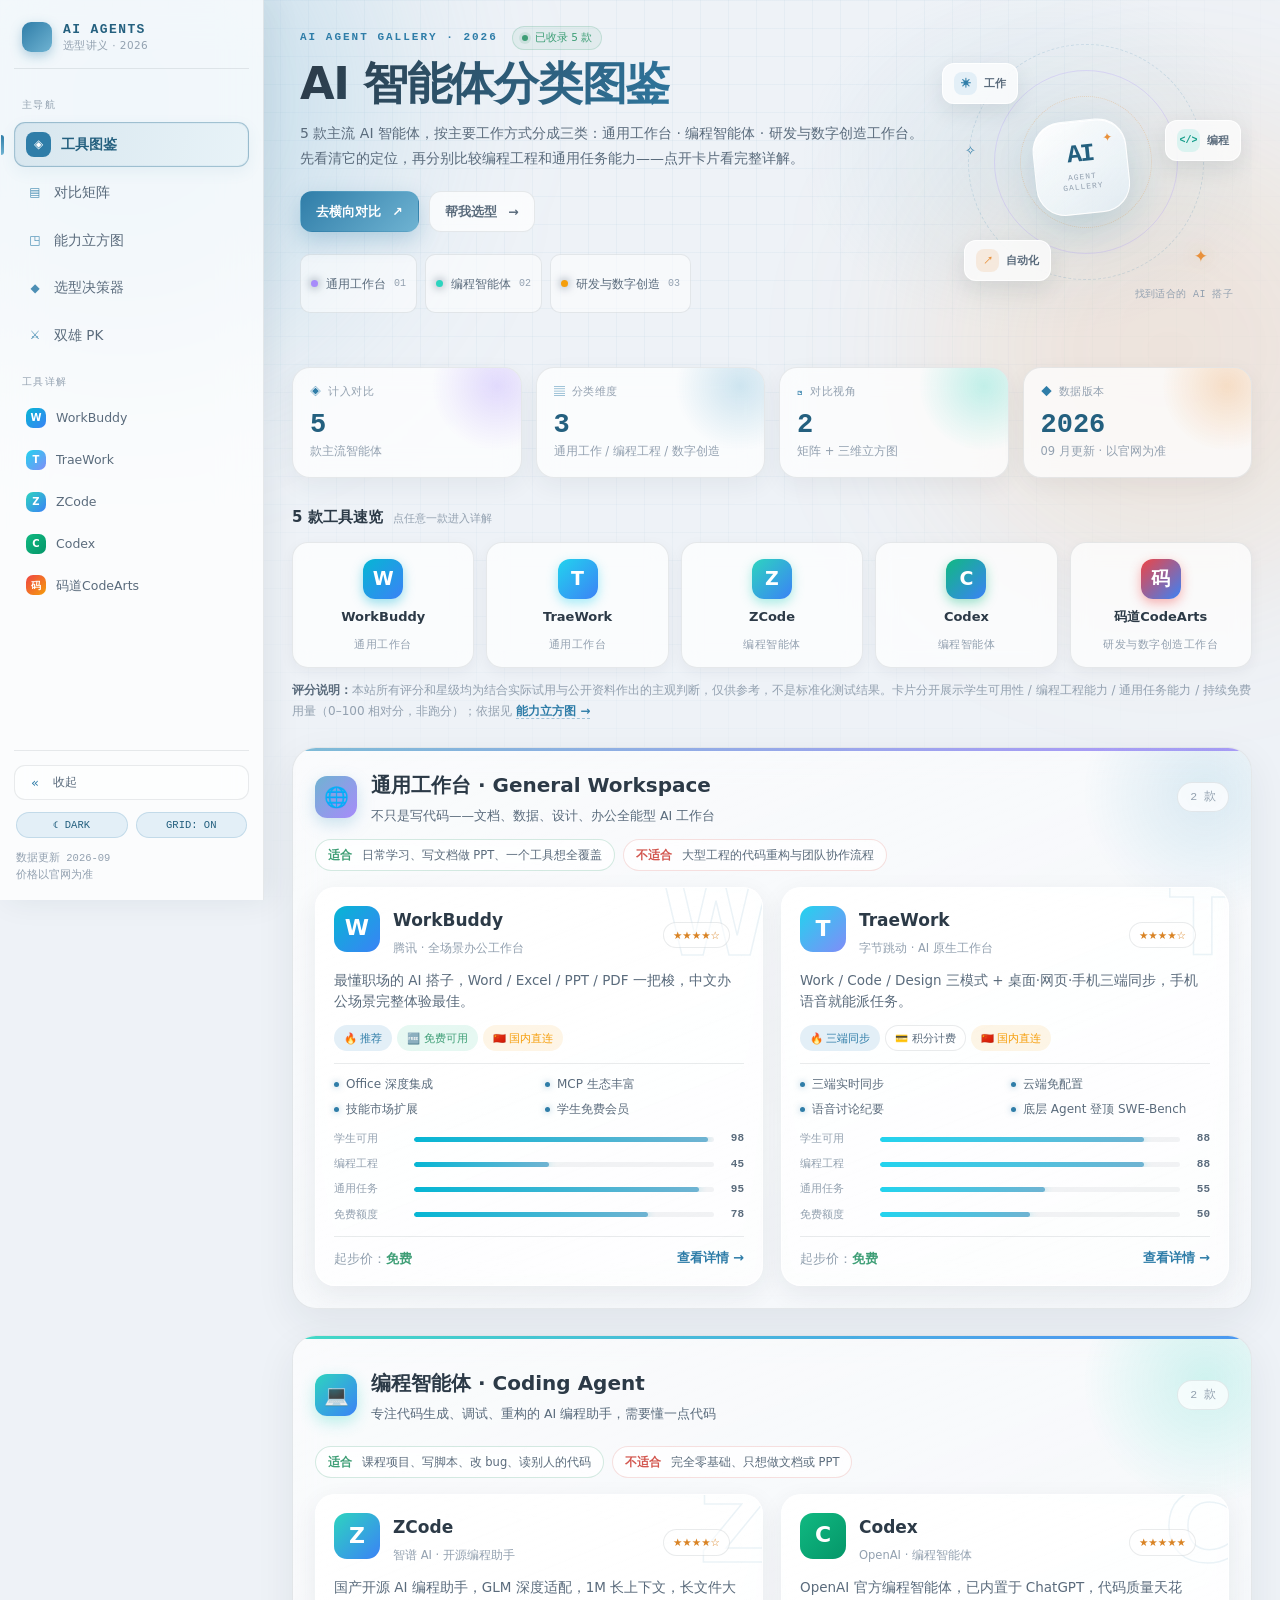
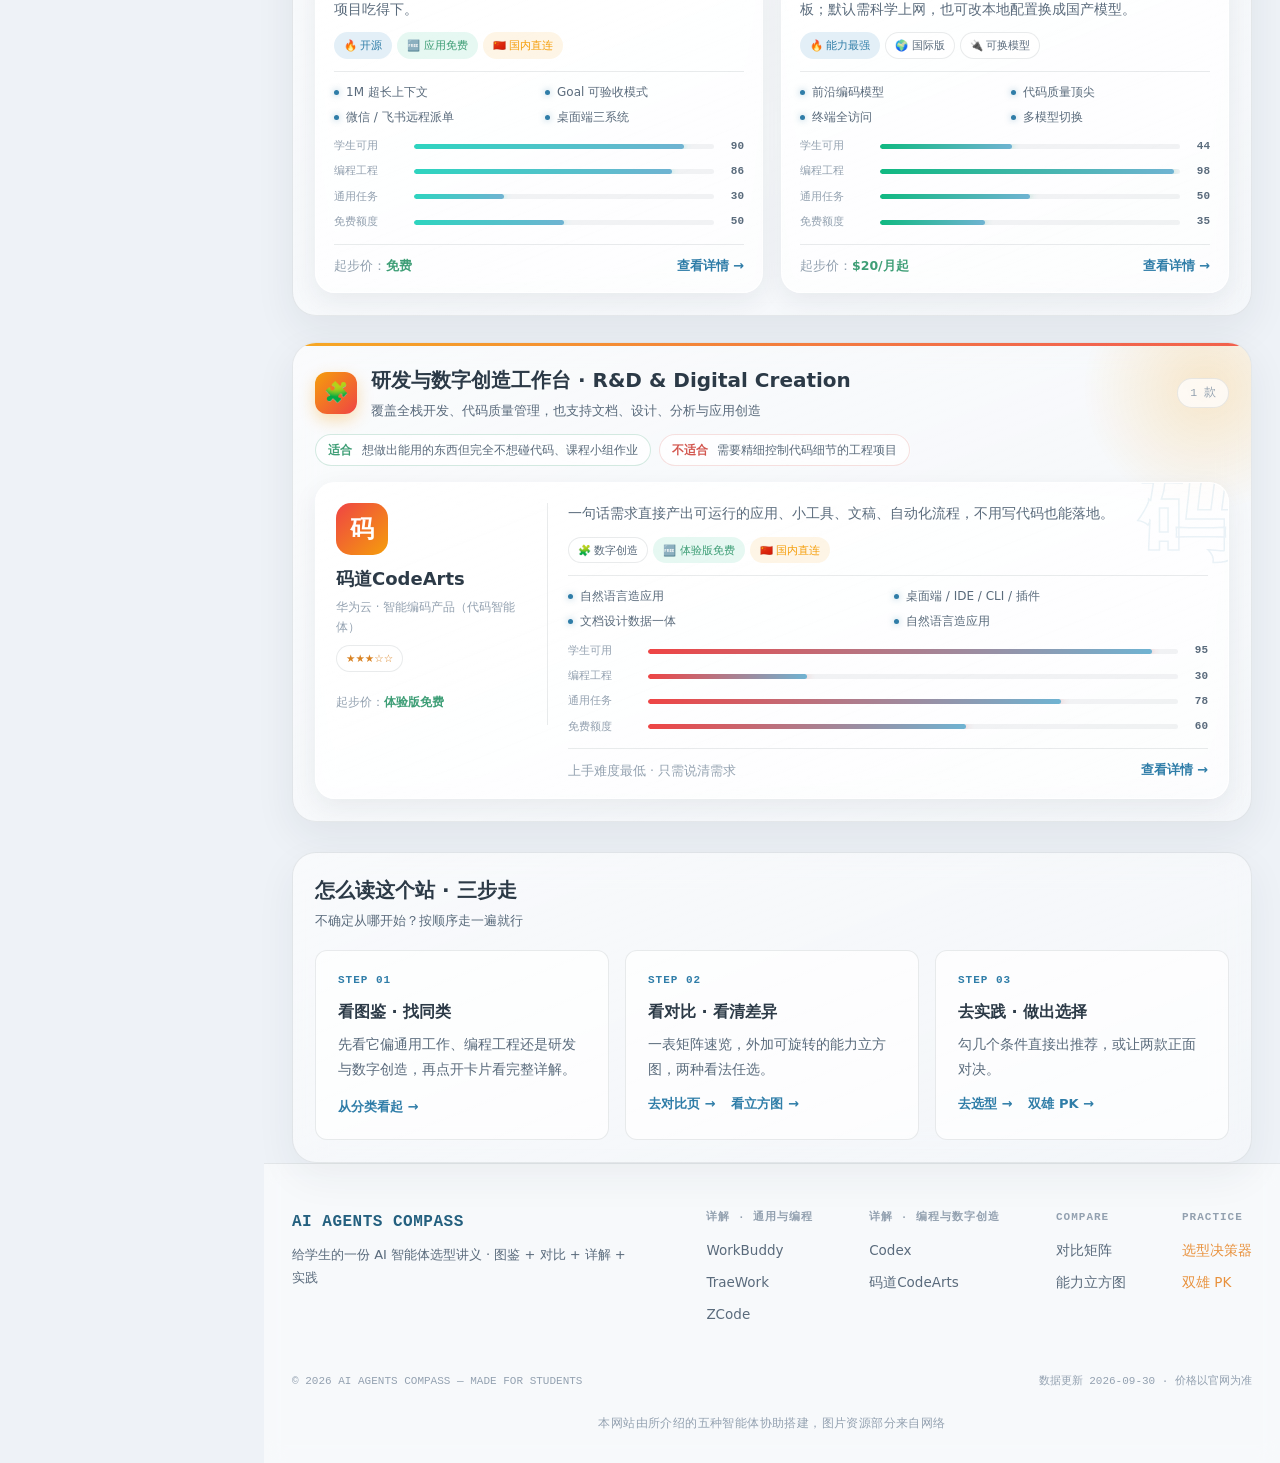
<file: index.html>
<!DOCTYPE html>
<html lang="zh-CN">
<head>
<meta charset="utf-8">
<meta name="viewport" content="width=device-width,initial-scale=1">
<title>AI 智能体分类图鉴</title>
<meta name="description" content="5 款主流 AI 智能体图鉴：通用工作台 · 编程智能体 · 研发与数字创造工作台，一张图看懂各自适合谁。">
<link rel="stylesheet" href="assets/css/style.css">
<style>
  /* ============================================================
     图鉴首页专用样式（升级版 · 雾面玻璃蓝）
     ============================================================ */
  /* 页面头样式已提到 style.css（全站共用 .page-head / .ph-*） */

  /* ---------- 数据块（彩色玻璃卡） ---------- */
  .stat-row{ display:grid; grid-template-columns:repeat(4,1fr); gap:14px; margin:0 0 26px; }
  .st-block{
    position:relative; overflow:hidden;
    padding:15px 17px 16px; border-radius:18px;
    background:var(--card); border:1px solid var(--line);
    box-shadow:0 8px 24px rgba(31,45,61,.06);
    backdrop-filter:blur(12px); -webkit-backdrop-filter:blur(12px);
    transition:transform .2s ease, box-shadow .2s ease;
  }
  .st-block::after{
    content:''; position:absolute; right:-42px; top:-48px;
    width:132px; height:132px; border-radius:50%; pointer-events:none;
    background:radial-gradient(circle, var(--sc), transparent 70%);
  }
  .st-block:hover{ transform:translateY(-3px); box-shadow:0 14px 34px rgba(31,45,61,.11); }
  .st-1{ --sc:rgba(167,139,250,.30); }
  .st-2{ --sc:rgba(111,179,210,.32); }
  .st-3{ --sc:rgba(45,212,191,.28); }
  .st-4{ --sc:rgba(232,145,60,.26); }
  .st-k{
    position:relative; z-index:1; margin:0;
    display:flex; align-items:center; gap:7px;
    font-family:var(--mono); font-size:11px; letter-spacing:.4px; color:var(--ink-3);
  }
  .st-i{ color:var(--brand); }
  .st-v{
    position:relative; z-index:1; margin:9px 0 2px;
    font-family:var(--mono); font-size:27px; font-weight:800; line-height:1;
    color:var(--brand-dk);
  }
  body.theme-dark .st-v{ color:var(--brand-lt); }
  .st-d{ position:relative; z-index:1; margin:0; font-size:11.5px; color:var(--ink-3); }

  /* ---------- 5 款速览 ---------- */
  .rail-sec{ margin-bottom:6px; }
  .rail-head{ display:flex; align-items:baseline; gap:10px; margin-bottom:12px; }
  .rail-head h3{ font-size:15px; font-weight:700; margin:0; }
  .rail-hint{ font-family:var(--mono); font-size:11px; color:var(--ink-3); }

  /* 全景速览 Rail：5 款工具横排迷你卡 */
  .agent-rail{
    display:grid;
    grid-template-columns:repeat(5,1fr);
    gap:12px;
    margin:0 0 2px;
  }
  .rail-item{
    position:relative;
    display:flex;
    flex-direction:column;
    align-items:center;
    gap:7px;
    padding:16px 10px 13px;
    border-radius:16px;
    background:var(--card);
    border:1px solid var(--line);
    box-shadow:0 4px 14px rgba(31,45,61,.05);
    backdrop-filter:blur(10px); -webkit-backdrop-filter:blur(10px);
    transition: transform .2s ease, box-shadow .2s ease, border-color .2s ease;
    overflow:hidden;
    text-decoration:none;
    color:inherit;
  }
  .rail-item::before{
    content:'';
    position:absolute;
    inset:0;
    background:radial-gradient(130px 64px at 50% 0%, color-mix(in srgb, var(--ac,var(--brand)) 26%, transparent), transparent 72%);
    opacity:0;
    transition: opacity .25s ease;
    pointer-events:none;
  }
  .rail-item:hover{
    transform:translateY(-4px);
    box-shadow:var(--shadow-2);
    border-color:color-mix(in srgb, var(--ac,var(--brand)) 48%, transparent);
  }
  .rail-item:hover::before{ opacity:1; }
  .r-logo{
    width:40px;
    height:40px;
    border-radius:12px;
    display:grid;
    place-items:center;
    font-size:19px;
    font-weight:800;
    color:#fff;
    background:linear-gradient(135deg, var(--ac,#3B82F6), #3B82F6);
    box-shadow:0 4px 12px color-mix(in srgb, var(--ac,#3B82F6) 42%, transparent);
    transition: transform .2s ease;
    position:relative;
    z-index:1;
  }
  .rail-item:hover .r-logo{ transform:scale(1.1) rotate(-3deg); }
  .r-name{ font-size:13px; font-weight:700; color:var(--ink); position:relative; z-index:1; }
  .r-cat{ font-size:10.5px; color:var(--ink-3); font-family:var(--mono); letter-spacing:.5px; position:relative; z-index:1; }

  /* ---------- 分类标题（更紧凑） ---------- */
  .cat-section{
    margin-top: 44px;
  }
  .cat-header{
    display:flex;
    align-items:center;
    gap:14px;
    margin-bottom:16px;
  }
  .cat-icon{
    width:42px;
    height:42px;
    border-radius:12px;
    display:grid;
    place-items:center;
    font-size:20px;
    flex-shrink:0;
  }
  .cat-icon.gen{
    background: linear-gradient(135deg, rgba(47,125,168,.15), rgba(168,85,247,.15));
    color: var(--brand);
  }
  .cat-icon.code{
    background: linear-gradient(135deg, rgba(16,185,129,.15), rgba(59,130,246,.15));
    color: var(--ok);
  }
  body.theme-dark .cat-icon.gen{
    background: linear-gradient(135deg, rgba(34,211,238,.15), rgba(167,139,250,.15));
  }
  body.theme-dark .cat-icon.code{
    background: linear-gradient(135deg, rgba(52,211,153,.15), rgba(34,211,238,.15));
  }
  .cat-text h3{
    font-size:20px;
    font-weight:700;
    margin: 0 0 2px;
  }
  .cat-text p{
    font-size:12.5px;
    color: var(--ink-2);
    margin: 0;
  }
  .cat-count{
    margin-left: auto;
    font-size:11.5px;
    color: var(--ink-3);
    background: var(--card);
    padding: 4px 12px;
    border-radius: 999px;
    border: 1px solid var(--line);
  }

  /* ---------- 卡片网格（更紧凑 + 信息密度更高） ---------- */
  .card-grid{
    display: grid;
    grid-template-columns: repeat(auto-fill, minmax(288px, 1fr));
    gap: 14px;
  }
  .agent-card{
    background: var(--card);
    border: 1px solid var(--line);
    border-radius: 18px;
    padding: 20px 18px 16px;
    transition: transform .22s ease, box-shadow .22s ease, border-color .22s ease;
    cursor: pointer;
    position: relative;
    overflow: hidden;
    text-decoration: none;
    color: inherit;
    display: block;
    backdrop-filter: blur(10px); -webkit-backdrop-filter: blur(10px);
  }
  /* 顶部渐变光条 */
  .agent-card::before{
    content:'';
    position:absolute;
    top:0; left:0; right:0;
    height: 3px;
    background: linear-gradient(90deg, var(--brand), var(--accent));
    opacity: 0;
    transition: opacity .25s ease;
    z-index:2;
  }
  /* 右下角光斑（hover 点亮） */
  .agent-card::after{
    content:'';
    position:absolute;
    right:-60px; bottom:-60px;
    width:180px; height:180px;
    border-radius:50%;
    background: radial-gradient(circle, rgba(47,125,168,.16), transparent 68%);
    opacity:0;
    transition: opacity .3s ease;
    pointer-events:none;
  }
  body.theme-dark .agent-card::after{
    background: radial-gradient(circle, rgba(34,211,238,.14), transparent 68%);
  }
  .agent-card:hover{
    transform: translateY(-5px);
    box-shadow: var(--shadow-2);
    border-color: rgba(47,125,168,.35);
  }
  .agent-card:hover::before{ opacity: 1; }
  .agent-card:hover::after{ opacity: 1; }
  body.theme-dark .agent-card:hover{
    border-color: rgba(34,211,238,.35);
  }

  /* 背景装饰字母（大号描边，hover 放大发光） */
  .ac-deco{
    position:absolute;
    top:-16px; right:-8px;
    font-size:98px;
    font-weight:900;
    line-height:1;
    color:transparent;
    -webkit-text-stroke:1.5px rgba(47,125,168,.13);
    opacity:.75;
    user-select:none;
    pointer-events:none;
    transition: transform .32s ease, opacity .32s ease, -webkit-text-stroke-color .32s ease;
    font-family: var(--sans);
  }
  .agent-card:hover .ac-deco{
    transform: scale(1.14) rotate(-6deg);
    opacity:1;
    -webkit-text-stroke-color: rgba(47,125,168,.3);
  }
  body.theme-dark .ac-deco{
    -webkit-text-stroke-color: rgba(34,211,238,.16);
  }
  body.theme-dark .agent-card:hover .ac-deco{
    -webkit-text-stroke-color: rgba(34,211,238,.4);
  }

  .card-top{
    display:flex;
    align-items:flex-start;
    gap:13px;
    margin-bottom:12px;
    position:relative;
    z-index:1;
  }
  .card-logo{
    width:46px;
    height:46px;
    border-radius:13px;
    display:grid;
    place-items:center;
    font-size:22px;
    flex-shrink:0;
    font-weight:700;
    position:relative;
    transition: transform .22s ease, box-shadow .22s ease;
  }
  .card-logo.workbuddy{ background: linear-gradient(135deg, #06B6D4, #3B82F6); color:#fff; }
  .card-logo.traework{ background: linear-gradient(135deg, #22D3EE, #818CF8); color:#fff; }
  .card-logo.zcode{ background: linear-gradient(135deg, #2DD4BF, #3B82F6); color:#fff; }
  .card-logo.codex{ background: linear-gradient(135deg, #10B981, #059669); color:#fff; }
  .card-logo.codearts{ background: linear-gradient(135deg, #EF4444, #F59E0B); color:#fff; }
  .agent-card:hover .card-logo{
    transform: scale(1.08) rotate(-4deg);
    box-shadow: 0 8px 20px rgba(47,125,168,.3);
  }

  .card-name{
    flex:1;
    min-width:0;
  }
  .card-name h4{
    font-size:17px;
    font-weight:700;
    margin:0 0 2px;
    color: var(--ink);
  }
  .card-name .brand-line{
    font-size:11.5px;
    color: var(--ink-3);
    margin:0;
  }
  .card-rating{
    position:absolute;
    top:18px;
    right:16px;
    font-size:11px;
    color: var(--warn);
    font-weight:600;
    letter-spacing:.5px;
  }

  .card-slogan{
    font-size:13.5px;
    color: var(--ink-2);
    line-height:1.6;
    margin: 0 0 12px;
    min-height: 42px;
    position:relative;
    z-index:1;
  }

  .card-tags{
    display:flex;
    flex-wrap:wrap;
    gap:5px;
    margin-bottom:12px;
    position:relative;
    z-index:1;
  }
  .card-tag{
    font-size:10.5px;
    padding: 3px 9px;
    border-radius: 999px;
    background: var(--card-2);
    border: 1px solid var(--line);
    color: var(--ink-2);
  }
  .card-tag.hot{
    background: var(--brand-bg);
    color: var(--brand);
    border-color: transparent;
  }
  .card-tag.free{
    background: rgba(16,185,129,.1);
    color: var(--ok);
    border-color: transparent;
  }
  body.theme-dark .card-tag.free{
    background: rgba(52,211,153,.12);
  }
  .card-tag.cn{
    background: rgba(245,158,11,.1);
    color: #F59E0B;
    border-color: transparent;
  }
  body.theme-dark .card-tag.cn{
    background: rgba(251,191,36,.1);
  }

  /* 特性区：2x2 网格，信息密度更高 */
  .card-features{
    list-style:none;
    padding: 12px 0 0;
    margin: 0 0 12px;
    border-top: 1px solid var(--line);
    display: grid;
    grid-template-columns: 1fr 1fr;
    gap: 7px 12px;
    position:relative;
    z-index:1;
  }
  .card-features li{
    font-size:12px;
    color: var(--ink-2);
    display:flex;
    align-items:flex-start;
    gap:7px;
    line-height:1.5;
  }
  .card-features li::before{
    content:'';
    width: 5px;
    height: 5px;
    border-radius: 50%;
    background: var(--brand);
    flex-shrink: 0;
    margin-top: 7px;
    box-shadow: 0 0 6px rgba(47,125,168,.5);
  }

  .card-bottom{
    display:flex;
    align-items:center;
    justify-content:space-between;
    padding-top: 10px;
    border-top: 1px solid var(--line);
    position:relative;
    z-index:1;
  }
  .card-price{
    font-size:12.5px;
    color: var(--ink-3);
  }
  .card-price b{
    color: var(--ok);
    font-weight:700;
  }
  .card-arrow{
    font-size:13px;
    color: var(--brand);
    font-weight:600;
    transition: transform .2s ease;
  }
  .agent-card:hover .card-arrow{
    transform: translateX(4px);
  }

  /* ---------- 底部说明（更紧凑） ---------- */
  .gallery-foot{
    text-align:center;
    margin-top: 48px;
    padding: 24px 0;
    border-top: 1px solid var(--line);
  }
  .gallery-foot p{
    font-size:13px;
    color: var(--ink-3);
    margin: 0 0 10px;
  }
  .gallery-foot .pill{
    font-size: 13px;
  }

  @media (max-width: 1080px){
    .stat-row{ grid-template-columns:repeat(2,1fr); }
  }
  @media (max-width: 860px){
    .page-head{ padding:14px 0 18px; }
    .cat-section{ margin-top: 22px; }
    .agent-rail{ grid-template-columns: repeat(3,1fr); }
  }
  @media (max-width: 560px){
    .stat-row{ grid-template-columns:1fr; }
    .agent-rail{ grid-template-columns: repeat(2,1fr); }
  }

  /* ============================================================
     图鉴 2.0 · 面板化分区 + 卡片升级
     目标：消除宽屏空洞与页面单调感，保持雾面玻璃蓝
     ============================================================ */
  /* 内容限宽：宽屏下卡片不再被拉成一排留半行空 */
  body[data-page="gallery"] .wrap{ max-width:1180px; margin:0 auto; padding:0 28px; }

  /* ---------- 分区玻璃面板 ---------- */
  .cat-section{ margin-top:26px; }
  .cat-panel{
    position:relative; overflow:hidden;
    border-radius:24px;
    padding:20px 22px 22px;
    background:linear-gradient(158deg, rgba(255,255,255,.70), rgba(255,255,255,.38));
    border:1px solid var(--line);
    box-shadow:0 14px 40px rgba(31,45,61,.07);
    backdrop-filter:blur(18px); -webkit-backdrop-filter:blur(18px);
  }
  .cat-panel::before{
    content:''; position:absolute; left:0; right:0; top:0; height:3px;
    background:linear-gradient(90deg, var(--pc1), var(--pc2));
    opacity:.9;
  }
  .cat-panel::after{
    content:''; position:absolute; right:-80px; top:-80px; width:250px; height:250px;
    border-radius:50%; pointer-events:none;
    background:radial-gradient(circle, var(--pc-glow), transparent 70%);
  }
  .cat-panel > *{ position:relative; z-index:1; }
  .cat-panel.gen{    --pc1:#6FB3D2; --pc2:#A78BFA; --pc-glow:rgba(111,179,210,.22); }
  .cat-panel.code{   --pc1:#2DD4BF; --pc2:#3B82F6; --pc-glow:rgba(45,212,191,.20); }
  .cat-panel.nocode{ --pc1:#F59E0B; --pc2:#EF4444; --pc-glow:rgba(245,158,11,.20); }
  body.theme-dark .cat-panel{
    background:linear-gradient(158deg, rgba(20,32,56,.66), rgba(20,32,56,.34));
    box-shadow:0 14px 40px rgba(0,0,0,.45);
  }

  /* 分类头：图标升级 + 适合/不适合提示条 */
  .cat-header{ margin-bottom:12px; }
  .cat-icon.gen{    background:linear-gradient(135deg,#6FB3D2,#A78BFA); color:#fff; box-shadow:0 6px 16px rgba(111,179,210,.35); }
  .cat-icon.code{   background:linear-gradient(135deg,#2DD4BF,#3B82F6); color:#fff; box-shadow:0 6px 16px rgba(45,212,191,.32); }
  .cat-icon.nocode{ background:linear-gradient(135deg,#F59E0B,#EF4444); color:#fff; box-shadow:0 6px 16px rgba(245,158,11,.32); }
  .cat-count{ font-family:var(--mono); }
  .cat-meta{ display:flex; flex-wrap:wrap; gap:8px; margin:0 0 16px; }
  .cm{
    font-size:11.5px; color:var(--ink-2);
    padding:5px 12px; border-radius:999px;
    background:var(--card-2); border:1px solid var(--line);
    backdrop-filter:blur(6px); -webkit-backdrop-filter:blur(6px);
  }
  .cm b{ font-weight:700; margin-right:6px; }
  .cm.ok b{ color:var(--ok); }
  .cm.no b{ color:var(--danger); }
  .cm.ok{ border-color:rgba(62,158,118,.22); }
  .cm.no{ border-color:rgba(210,86,79,.18); }

  /* ---------- 网格：两列铺满，不再留空洞 ---------- */
  .card-grid{ grid-template-columns:repeat(2,1fr); gap:18px; }
  .card-grid.one{ grid-template-columns:1fr; }

  /* ---------- 卡片升级 ---------- */
  .agent-card{
    border-radius:20px;
    padding:18px 18px 15px;
    background:linear-gradient(158deg, rgba(255,255,255,.86), rgba(255,255,255,.58));
    border:1px solid rgba(255,255,255,.85);
    box-shadow:0 8px 26px rgba(31,45,61,.07);
    transition:transform .25s cubic-bezier(.22,1,.36,1), box-shadow .25s ease, border-color .25s ease;
  }
  .agent-card::before{
    height:3px;
    background:linear-gradient(90deg, var(--ac,var(--brand)), var(--pc2,#A78BFA));
  }
  .agent-card:hover{ transform:translateY(-6px); box-shadow:0 18px 44px rgba(31,45,61,.14); }
  body.theme-dark .agent-card{
    background:linear-gradient(158deg, rgba(20,32,56,.92), rgba(20,32,56,.62));
    border:1px solid rgba(148,163,184,.16);
    box-shadow:0 8px 26px rgba(0,0,0,.35);
  }
  body.theme-dark .agent-card:hover{ box-shadow:0 18px 44px rgba(0,0,0,.5); }
  /* 鼠标跟随光晕（JS 写入 --mx/--my） */
  .agent-card .spot{
    position:absolute; inset:0; z-index:1; pointer-events:none; opacity:0;
    transition:opacity .3s ease;
    background:radial-gradient(280px circle at var(--mx,50%) var(--my,50%),
               color-mix(in srgb, var(--ac,var(--brand)) 18%, transparent), transparent 68%);
  }
  .agent-card:hover .spot{ opacity:1; }
  .ac-deco{ z-index:0; }
  .card-top,.card-slogan,.card-tags,.card-features,.card-bars,.card-bottom{ z-index:2; }

  .card-rating{
    top:16px; right:14px;
    padding:3px 9px; border-radius:999px;
    background:var(--card-2); border:1px solid var(--line);
    font-size:10.5px; letter-spacing:0;
  }
  .card-features{ padding-top:11px; margin-bottom:11px; }

  /* 四条相对评分进度条：分开展示编程与通用任务能力 */
  .card-bars{ display:flex; flex-direction:column; gap:6px; margin:0 0 12px; position:relative; z-index:2; }
  .cb{ display:flex; align-items:center; gap:8px; }
  .ck{ flex:none; width:72px; font-size:10.5px; color:var(--ink-3); font-family:var(--mono); letter-spacing:.1px; }
  .cbar{ flex:1; height:5px; border-radius:99px; background:var(--line-2); overflow:hidden; }
  .cbar i{
    display:block; height:100%; border-radius:99px;
    background:linear-gradient(90deg, var(--ac,var(--brand)), var(--brand-lt));
    box-shadow:0 0 8px color-mix(in srgb, var(--ac,var(--brand)) 45%, transparent);
    animation:barGrow .9s cubic-bezier(.22,1,.36,1) both;
  }
  @keyframes barGrow{ from{ width:0; } to{ width:var(--v); } }
  .cv{ flex:none; width:22px; text-align:right; font-family:var(--mono); font-size:11px; font-weight:700; color:var(--ink-2); }
  body.theme-dark .cbar{ background:rgba(148,163,184,.16); }
  body.theme-dark .cbar i{ background:linear-gradient(90deg,#22D3EE,#38BDF8); }

  /* 宽卡：研发与数字创造类别单卡横向铺满整行 */
  .agent-card.wide{ display:grid; grid-template-columns:212px 1fr; gap:20px; align-items:start; padding:20px 20px 16px; }
  .agent-card.wide .w-left{
    display:flex; flex-direction:column; align-items:flex-start; gap:8px;
    padding-right:20px; border-right:1px solid var(--line); position:relative; z-index:2;
  }
  .agent-card.wide .card-logo{ width:52px; height:52px; font-size:24px; border-radius:15px; }
  .agent-card.wide .card-name h4{ font-size:18px; }
  .agent-card.wide .card-rating{ position:static; }
  .agent-card.wide .w-left .card-price{ font-size:12px; }
  .agent-card.wide .w-right{ position:relative; z-index:2; min-width:0; }
  .agent-card.wide .card-slogan{ min-height:0; }
  .agent-card.wide .card-features{ grid-template-columns:repeat(2,1fr); }
  .agent-card.wide:hover .card-logo{ transform:scale(1.08) rotate(-4deg); }

  /* 入场动画：用 translate 属性，避免覆盖 hover 的 transform */
  .card-grid > *{ animation:cardIn .55s cubic-bezier(.22,1,.36,1) both; }
  .card-grid > *:nth-child(2){ animation-delay:.09s; }
  .cat-panel{ animation:panelIn .6s cubic-bezier(.22,1,.36,1) both; }
  .cat-section:nth-of-type(3) .cat-panel{ animation-delay:.06s; }
  .cat-section:nth-of-type(4) .cat-panel{ animation-delay:.12s; }
  @keyframes cardIn{  from{ opacity:0; translate:0 14px; } to{ opacity:1; translate:0 0; } }
  @keyframes panelIn{ from{ opacity:0; translate:0 10px; } to{ opacity:1; translate:0 0; } }
  @media (prefers-reduced-motion:reduce){
    .card-grid > *,.cat-panel,.cbar i{ animation:none; }
  }

  /* 评分口径说明 */
  .scale-note{
    margin:12px 0 0;
    font-size:12px; color:var(--ink-3); line-height:1.7;
  }
  .scale-note b{ color:var(--ink-2); }
  .scale-note a{ color:var(--brand); font-weight:600; border-bottom:1px dashed rgba(47,125,168,.4); }

  /* 三步走：同样面板化 */
  .path{
    margin-top:30px; padding:20px 22px 22px; border-radius:24px;
    background:linear-gradient(158deg, rgba(255,255,255,.62), rgba(255,255,255,.34));
    border:1px solid var(--line);
    box-shadow:0 14px 40px rgba(31,45,61,.06);
    backdrop-filter:blur(18px); -webkit-backdrop-filter:blur(18px);
  }
  body.theme-dark .path{ background:linear-gradient(158deg, rgba(20,32,56,.60), rgba(20,32,56,.30)); }
  .path .cat-header{ margin-bottom:16px; }
  .path-links{ display:flex; gap:16px; flex-wrap:wrap; align-items:center; }

  /* 响应式 */
  @media (max-width:980px){
    .card-grid{ grid-template-columns:1fr; }
    .agent-card.wide{ grid-template-columns:1fr; }
    .agent-card.wide .w-left{
      flex-direction:row; align-items:center; flex-wrap:wrap;
      border-right:none; border-bottom:1px solid var(--line); padding:0 0 14px;
    }
  }
  @media (max-width:640px){
    body[data-page="gallery"] .wrap{ padding:0 16px; }
    .cat-panel{ padding:16px 14px 18px; border-radius:18px; }
  }

  /* ---------- 图鉴首屏：让入口、分类和动效形成一条清晰路径 ---------- */
  .gallery-hero{
    position:relative;
    isolation:isolate;
    display:grid;
    grid-template-columns:minmax(0,1.35fr) minmax(250px,.65fr);
    align-items:center;
    gap:16px;
    padding:26px 8px 30px;
    margin:0 0 24px;
    border:0;
  }
  .gallery-hero::after{
    content:''; position:absolute; z-index:-1; pointer-events:none;
    width:48%; height:100%; right:0; top:0; border-radius:42px;
    background:radial-gradient(ellipse at 55% 46%, rgba(111,179,210,.14), transparent 68%);
  }
  .gh-eyebrow{ display:flex; align-items:center; gap:14px; margin-bottom:8px; }
  .gh-eyebrow .ph-kicker{ margin:0; }
  .gh-live{
    display:inline-flex; align-items:center; gap:7px; padding:4px 9px;
    border:1px solid rgba(62,158,118,.2); border-radius:999px;
    background:rgba(62,158,118,.07); color:var(--ok);
    font-size:10.5px; line-height:1.3; white-space:nowrap;
  }
  .gh-live i{ width:6px; height:6px; border-radius:50%; background:var(--ok); box-shadow:0 0 0 3px rgba(62,158,118,.13); }
  .gallery-hero .ph-title{ font-size:clamp(34px,3.5vw,48px); letter-spacing:-1.3px; margin-bottom:12px; }
  .gallery-hero .ph-sub{ max-width:680px; font-size:14px; }
  .gh-actions{ display:flex; gap:10px; flex-wrap:wrap; margin-top:19px; }
  .gh-actions .ph-btn{ padding:9px 15px; }
  .gh-actions .ph-btn span{ display:inline-block; margin-left:7px; transition:transform .2s ease; }
  .gh-actions .ph-btn:hover span{ transform:translate(2px,-2px); }
  .gh-shortcuts{ display:flex; gap:8px; flex-wrap:wrap; margin-top:22px; }
  .gh-shortcuts a{
    display:flex; align-items:center; gap:8px; padding:7px 10px;
    border-radius:10px; border:1px solid var(--line); background:var(--card-2);
    color:var(--ink-2); font-size:11.5px;
    transition:transform .2s ease, border-color .2s ease, background .2s ease;
  }
  .gh-shortcuts a:hover{ transform:translateY(-2px); border-color:rgba(47,125,168,.3); background:var(--card); color:var(--brand-dk); }
  .gh-shortcuts b{ font:10px var(--mono); color:var(--ink-3); }
  .gh-dot{ width:7px; height:7px; border-radius:50%; background:#A78BFA; box-shadow:0 0 10px currentColor; }
  .gh-dot.code{ background:#2DD4BF; }
  .gh-dot.nocode{ background:#F59E0B; }
  .gh-visual{ position:relative; justify-self:end; width:300px; height:264px; margin-right:8px; animation:heroDrift 6s ease-in-out infinite; }
  .gh-orbit{ position:absolute; left:50%; top:47%; border:1px solid rgba(47,125,168,.17); border-radius:50%; transform:translate(-50%,-50%); }
  .gh-orbit-a{ width:236px; height:236px; border-style:dashed; animation:orbitSpin 38s linear infinite; }
  .gh-orbit-b{ width:184px; height:184px; border-color:rgba(167,139,250,.24); animation:orbitSpin 28s linear infinite reverse; }
  .gh-orbit-c{ width:132px; height:132px; border-color:rgba(232,145,60,.27); border-style:dotted; animation:orbitSpin 22s linear infinite; }
  .gh-core{
    position:absolute; left:50%; top:47%; transform:translate(-50%,-50%);
    width:94px; height:94px; display:flex; flex-direction:column; align-items:center; justify-content:center;
    border-radius:29px; border:1px solid rgba(255,255,255,.86);
    background:linear-gradient(145deg,rgba(255,255,255,.94),rgba(226,239,247,.75));
    box-shadow:0 16px 38px rgba(47,125,168,.18), inset 0 1px 0 #fff;
    transform-origin:center; rotate:-6deg;
  }
  .gh-core b{ color:var(--brand-dk); font:800 25px/1 var(--mono); letter-spacing:-2px; }
  .gh-core small{ margin-top:5px; color:var(--ink-3); font:8px/1.2 var(--mono); letter-spacing:1px; text-align:center; }
  .gh-core span{ position:absolute; right:12px; top:9px; color:var(--accent); font-size:12px; }
  .gh-node{
    position:absolute; z-index:2; display:flex; align-items:center; gap:7px;
    padding:8px 11px; border:1px solid rgba(255,255,255,.86); border-radius:12px;
    background:var(--card); box-shadow:0 8px 22px rgba(31,45,61,.10); backdrop-filter:blur(10px);
    color:var(--ink-2); font-size:11px; font-weight:700; white-space:nowrap;
  }
  .gh-node i{ display:grid; place-items:center; width:23px; height:23px; border-radius:8px; background:var(--brand-bg); color:var(--brand); font:700 10px var(--mono); font-style:normal; }
  .gh-node-work{ left:6px; top:25px; animation:nodeBob 4.5s ease-in-out infinite; }
  .gh-node-code{ right:-5px; top:82px; animation:nodeBob 5s ease-in-out -1.2s infinite; }
  .gh-node-code i{ background:rgba(45,212,191,.14); color:#179E8B; }
  .gh-node-flow{ left:28px; bottom:21px; animation:nodeBob 5.2s ease-in-out -2.1s infinite; }
  .gh-node-flow i{ background:rgba(232,145,60,.14); color:var(--accent); }
  .gh-star{ position:absolute; color:var(--accent); text-shadow:0 0 16px rgba(232,145,60,.38); }
  .gh-star-one{ right:28px; bottom:30px; font-size:17px; animation:starPulse 2.8s ease-in-out infinite; }
  .gh-star-two{ left:29px; top:102px; color:var(--brand); font-size:13px; animation:starPulse 3.4s ease-in-out -1s infinite; }
  .gh-visual-note{ position:absolute; right:3px; bottom:1px; color:var(--ink-3); font:10px var(--mono); letter-spacing:.4px; }
  body.theme-dark .gallery-hero::after{ background:radial-gradient(ellipse at 55% 46%,rgba(34,211,238,.12),transparent 68%); }
  body.theme-dark .gh-core{ background:linear-gradient(145deg,rgba(25,42,68,.96),rgba(17,26,46,.88)); border-color:rgba(148,163,184,.2); box-shadow:0 16px 38px rgba(0,0,0,.34),inset 0 1px 0 rgba(255,255,255,.08); }
  body.theme-dark .gh-core b{ color:var(--brand); }
  body.theme-dark .gh-node{ border-color:rgba(148,163,184,.18); box-shadow:0 8px 22px rgba(0,0,0,.28); }

  /* 分类随滚动进入视野，卡片依次轻轻浮现 */
  .cat-panel{ animation:none; transition:opacity .55s ease, translate .55s cubic-bezier(.22,1,.36,1), box-shadow .25s ease; }
  .cat-panel.reveal-pending,.path.reveal-pending{ opacity:0; translate:0 18px; }
  .cat-panel.reveal-visible,.path.reveal-visible{ opacity:1; translate:0 0; }
  .cat-panel.reveal-pending .card-grid > *{ opacity:0; translate:0 12px; animation:none; }
  .cat-panel.reveal-visible .card-grid > *{ animation:cardIn .55s cubic-bezier(.22,1,.36,1) both; }
  .cat-panel.reveal-visible .card-grid > *:nth-child(2){ animation-delay:.1s; }
  .cat-panel.reveal-visible .card-grid > *:nth-child(3){ animation-delay:.18s; }
  .cat-panel.reveal-visible .card-grid > *:nth-child(4){ animation-delay:.26s; }
  .cat-panel:hover{ box-shadow:0 18px 48px rgba(31,45,61,.10); }
  body.theme-dark .cat-panel:hover{ box-shadow:0 18px 48px rgba(0,0,0,.48); }
  @keyframes heroDrift{ 0%,100%{ translate:0 0; } 50%{ translate:0 -7px; } }
  @keyframes orbitSpin{ to{ rotate:360deg; } }
  @keyframes nodeBob{ 0%,100%{ translate:0 0; } 50%{ translate:0 -5px; } }
  @keyframes starPulse{ 0%,100%{ opacity:.55; scale:.88; } 50%{ opacity:1; scale:1.12; } }
  @media (max-width:900px){
    .gallery-hero{ grid-template-columns:minmax(0,1fr) 230px; gap:4px; }
    .gh-visual{ scale:.83; transform-origin:center right; margin-right:-10px; }
    .gallery-hero .ph-title{ font-size:clamp(32px,5vw,42px); }
  }
  @media (max-width:1000px){ .gallery-hero{ padding-top:58px; } }
  @media (max-width:700px){
    .gallery-hero{ grid-template-columns:1fr; gap:0; padding-top:56px; }
    .gallery-hero .ph-title{ font-size:clamp(32px,8vw,40px); }
    .gh-visual{ justify-self:center; width:min(300px,calc(100vw - 40px)); height:220px; margin:-4px 0 -8px; scale:.78; transform-origin:top center; }
    .gh-shortcuts{ margin-top:16px; }
    .gh-shortcuts a{ flex:1 1 auto; justify-content:center; }
    .stat-row{ grid-template-columns:repeat(2,1fr); gap:10px; margin-bottom:18px; }
    .st-block{ padding:13px 14px; }
    .gh-visual-note{ display:none; }
  }
  @media (max-width:420px){
    .gh-eyebrow{ gap:8px; }
    .gh-live{ font-size:9.5px; }
    .gh-actions .ph-btn{ flex:1; text-align:center; }
    .gh-shortcuts a{ gap:6px; padding:7px 8px; font-size:10.5px; }
  }
  @media (prefers-reduced-motion:reduce){
    .gh-visual,.gh-orbit,.gh-node,.gh-star{ animation:none !important; }
    .cat-panel,.path,.gh-shortcuts a,.gh-actions .ph-btn span{ transition:none; }
    .cat-panel.reveal-pending,.path.reveal-pending{ opacity:1; translate:none; }
  }
</style>
</head>
<body data-page="gallery">
<div class="grid-bg" aria-hidden="true"></div>
<div class="glow a" aria-hidden="true"></div>
<div class="glow b" aria-hidden="true"></div>

<!-- ===== 顶部导航：工具图鉴 / 对比 / 实践 / 能力立方图 + 5 个 Agent 详解 ===== -->
<aside class="sidebar">
  <a class="sb-brand" href="index.html">
    <span class="logo-dot"></span>
    <span class="sb-brand-txt"><b>AI AGENTS</b><i>选型讲义 · 2026</i></span>
  </a>

  <p class="sb-label"><span>主导航</span></p>
  <a class="sb-item active" href="index.html" title="工具图鉴"><span class="ico">&#9672;</span><span class="txt">工具图鉴</span></a>
  <a class="sb-item" href="compare.html" title="对比矩阵"><span class="ico">&#9636;</span><span class="txt">对比矩阵</span></a>
  <a class="sb-item" href="quadrant.html" title="能力立方图"><span class="ico">&#9715;</span><span class="txt">能力立方图</span></a>
  <a class="sb-item" href="practice.html" title="选型决策器"><span class="ico">&#9670;</span><span class="txt">选型决策器</span></a>
  <a class="sb-item" href="pk.html" title="双雄 PK"><span class="ico">&#9876;</span><span class="txt">双雄 PK</span></a>

  <p class="sb-label"><span>工具详解</span></p>
  <a class="sb-item sm" href="agents/workbuddy.html" title="WorkBuddy"><span class="dot wb">W</span><span class="txt">WorkBuddy</span></a>
  <a class="sb-item sm" href="agents/traework.html" title="TraeWork"><span class="dot tw">T</span><span class="txt">TraeWork</span></a>
  <a class="sb-item sm" href="agents/zcode.html" title="ZCode"><span class="dot zc">Z</span><span class="txt">ZCode</span></a>
  <a class="sb-item sm" href="agents/codex.html" title="Codex"><span class="dot cx">C</span><span class="txt">Codex</span></a>
  <a class="sb-item sm" href="agents/codearts.html" title="码道CodeArts"><span class="dot ca">&#30721;</span><span class="txt">码道CodeArts</span></a>

  <div class="sb-foot">
    <button class="sb-collapse" id="sbCollapse" type="button" title="收起侧栏" aria-expanded="true">
      <span class="ico">&#171;</span><span class="txt">收起</span>
    </button>
    <div class="sb-ctl">
      <button class="pill" id="themeToggle" type="button">&#9790; DARK</button>
      <button class="pill" id="gridToggle" type="button">GRID: ON</button>
    </div>
    <p class="sb-note">数据更新 2026-09<br>价格以官网为准</p>
  </div>
</aside>
<button class="sb-toggle" id="sbToggle" aria-label="打开导航" aria-expanded="false"><span></span><span></span><span></span></button>
<div class="sb-mask" id="sbMask"></div>

<div class="wrap">
<!-- ===== 页面头（左对齐，替代原居中 Hero） ===== -->
<section class="page-head gallery-hero">
  <div class="ph-left">
    <div class="gh-eyebrow">
      <p class="ph-kicker">AI Agent Gallery · 2026</p>
      <span class="gh-live"><i></i> 已收录 5 款</span>
    </div>
    <h1 class="ph-title">AI 智能体分类图鉴</h1>
    <p class="ph-sub">5 款主流 AI 智能体，按主要工作方式分成三类：通用工作台 · 编程智能体 · 研发与数字创造工作台。先看清它的定位，再分别比较编程工程和通用任务能力——点开卡片看完整详解。</p>
    <div class="gh-actions">
      <a class="ph-btn primary" href="compare.html">去横向对比 <span aria-hidden="true">↗</span></a>
      <a class="ph-btn" href="practice.html">帮我选型 <span aria-hidden="true">→</span></a>
    </div>
    <nav class="gh-shortcuts" aria-label="快速浏览分类">
      <a href="#general"><i class="gh-dot gen"></i><span>通用工作台</span><b>01</b></a>
      <a href="#coding"><i class="gh-dot code"></i><span>编程智能体</span><b>02</b></a>
      <a href="#devcreation"><i class="gh-dot nocode"></i><span>研发与数字创造</span><b>03</b></a>
    </nav>
  </div>
  <div class="gh-visual" aria-hidden="true">
    <div class="gh-orbit gh-orbit-a"></div>
    <div class="gh-orbit gh-orbit-b"></div>
    <div class="gh-orbit gh-orbit-c"></div>
    <div class="gh-core"><span>✦</span><b>AI</b><small>AGENT<br>GALLERY</small></div>
    <div class="gh-node gh-node-work"><i>✳</i><span>工作</span></div>
    <div class="gh-node gh-node-code"><i>&lt;/&gt;</i><span>编程</span></div>
    <div class="gh-node gh-node-flow"><i>↗</i><span>自动化</span></div>
    <span class="gh-star gh-star-one">✦</span>
    <span class="gh-star gh-star-two">✧</span>
    <span class="gh-visual-note">找到适合的 AI 搭子</span>
  </div>
</section>

<!-- ===== 数据块 ===== -->
<section class="stat-row">
  <div class="st-block st-1">
    <p class="st-k"><span class="st-i">&#9672;</span>计入对比</p>
    <p class="st-v">5</p>
    <p class="st-d">款主流智能体</p>
  </div>
  <div class="st-block st-2">
    <p class="st-k"><span class="st-i">&#9636;</span>分类维度</p>
    <p class="st-v">3</p>
    <p class="st-d">通用工作 / 编程工程 / 数字创造</p>
  </div>
  <div class="st-block st-3">
    <p class="st-k"><span class="st-i">&#9715;</span>对比视角</p>
    <p class="st-v">2</p>
    <p class="st-d">矩阵 + 三维立方图</p>
  </div>
  <div class="st-block st-4">
    <p class="st-k"><span class="st-i">&#9670;</span>数据版本</p>
    <p class="st-v">2026</p>
    <p class="st-d">09 月更新 · 以官网为准</p>
  </div>
</section>

<!-- ===== 5 款速览 ===== -->
<section class="rail-sec">
  <div class="rail-head">
    <h3>5 款工具速览</h3>
    <span class="rail-hint">点任意一款进入详解</span>
  </div>
  <div class="agent-rail">
    <a class="rail-item" href="agents/workbuddy.html" style="--ac:#06B6D4">
      <span class="r-logo">W</span>
      <span class="r-name">WorkBuddy</span>
      <span class="r-cat">通用工作台</span>
    </a>
    <a class="rail-item" href="agents/traework.html" style="--ac:#22D3EE">
      <span class="r-logo">T</span>
      <span class="r-name">TraeWork</span>
      <span class="r-cat">通用工作台</span>
    </a>
    <a class="rail-item" href="agents/zcode.html" style="--ac:#2DD4BF">
      <span class="r-logo">Z</span>
      <span class="r-name">ZCode</span>
      <span class="r-cat">编程智能体</span>
    </a>
    <a class="rail-item" href="agents/codex.html" style="--ac:#10B981">
      <span class="r-logo">C</span>
      <span class="r-name">Codex</span>
      <span class="r-cat">编程智能体</span>
    </a>
    <a class="rail-item" href="agents/codearts.html" style="--ac:#EF4444">
      <span class="r-logo">码</span>
      <span class="r-name">码道CodeArts</span>
      <span class="r-cat">研发与数字创造工作台</span>
    </a>
  </div>
  <p class="scale-note"><b>评分说明：</b>本站所有评分和星级均为结合实际试用与公开资料作出的主观判断，仅供参考，不是标准化测试结果。卡片分开展示学生可用性 / 编程工程能力 / 通用任务能力 / 持续免费用量（0–100 相对分，非跑分）；依据见 <a href="quadrant.html">能力立方图 →</a></p>
</section>

<!-- 通用工作台 -->
<section class="cat-section" id="general">
  <div class="cat-panel gen">
    <div class="cat-header">
      <div class="cat-icon gen">🌐</div>
      <div class="cat-text">
        <h3>通用工作台 · General Workspace</h3>
        <p>不只是写代码——文档、数据、设计、办公全能型 AI 工作台</p>
      </div>
      <span class="cat-count">2 款</span>
    </div>
    <div class="cat-meta">
      <span class="cm ok"><b>适合</b> 日常学习、写文档做 PPT、一个工具想全覆盖</span>
      <span class="cm no"><b>不适合</b> 大型工程的代码重构与团队协作流程</span>
    </div>

    <div class="card-grid">
      <!-- WorkBuddy -->
      <a class="agent-card" href="agents/workbuddy.html" style="--ac:#06B6D4">
        <span class="spot"></span>
        <span class="ac-deco">W</span>
        <div class="card-top">
          <div class="card-logo workbuddy">W</div>
          <div class="card-name">
            <h4>WorkBuddy</h4>
            <p class="brand-line">腾讯 · 全场景办公工作台</p>
          </div>
          <span class="card-rating">★★★★☆</span>
        </div>
        <p class="card-slogan">最懂职场的 AI 搭子，Word / Excel / PPT / PDF 一把梭，中文办公场景完整体验最佳。</p>
        <div class="card-tags">
          <span class="card-tag hot">🔥 推荐</span>
          <span class="card-tag free">🆓 免费可用</span>
          <span class="card-tag cn">🇨🇳 国内直连</span>
        </div>
        <ul class="card-features">
          <li>Office 深度集成</li>
          <li>MCP 生态丰富</li>
          <li>技能市场扩展</li>
          <li>学生免费会员</li>
        </ul>
        <div class="card-bars">
          <div class="cb"><span class="ck">学生可用</span><span class="cbar"><i style="--v:98%"></i></span><span class="cv">98</span></div>
          <div class="cb"><span class="ck">编程工程</span><span class="cbar"><i style="--v:45%"></i></span><span class="cv">45</span></div>
          <div class="cb"><span class="ck">通用任务</span><span class="cbar"><i style="--v:95%"></i></span><span class="cv">95</span></div>
          <div class="cb"><span class="ck">免费额度</span><span class="cbar"><i style="--v:78%"></i></span><span class="cv">78</span></div>
        </div>
        <div class="card-bottom">
          <span class="card-price">起步价：<b>免费</b></span>
          <span class="card-arrow">查看详情 →</span>
        </div>
      </a>

      <!-- TraeWork -->
      <a class="agent-card" href="agents/traework.html" style="--ac:#22D3EE">
        <span class="spot"></span>
        <span class="ac-deco">T</span>
        <div class="card-top">
          <div class="card-logo traework">T</div>
          <div class="card-name">
            <h4>TraeWork</h4>
            <p class="brand-line">字节跳动 · AI 原生工作台</p>
          </div>
          <span class="card-rating">★★★★☆</span>
        </div>
        <p class="card-slogan">Work / Code / Design 三模式 + 桌面·网页·手机三端同步，手机语音就能派任务。</p>
        <div class="card-tags">
          <span class="card-tag hot">🔥 三端同步</span>
          <span class="card-tag">💳 积分计费</span>
          <span class="card-tag cn">🇨🇳 国内直连</span>
        </div>
        <ul class="card-features">
          <li>三端实时同步</li>
          <li>云端免配置</li>
          <li>语音讨论纪要</li>
          <li>底层 Agent 登顶 SWE-Bench</li>
        </ul>
        <div class="card-bars">
          <div class="cb"><span class="ck">学生可用</span><span class="cbar"><i style="--v:88%"></i></span><span class="cv">88</span></div>
          <div class="cb"><span class="ck">编程工程</span><span class="cbar"><i style="--v:88%"></i></span><span class="cv">88</span></div>
          <div class="cb"><span class="ck">通用任务</span><span class="cbar"><i style="--v:55%"></i></span><span class="cv">55</span></div>
          <div class="cb"><span class="ck">免费额度</span><span class="cbar"><i style="--v:50%"></i></span><span class="cv">50</span></div>
        </div>
        <div class="card-bottom">
          <span class="card-price">起步价：<b>免费</b></span>
          <span class="card-arrow">查看详情 →</span>
        </div>
      </a>
    </div>
  </div>
</section>

<!-- 专业编码 -->
<section class="cat-section" id="coding">
  <div class="cat-panel code">
    <div class="cat-header">
      <div class="cat-icon code">💻</div>
      <div class="cat-text">
        <h3>编程智能体 · Coding Agent</h3>
        <p>专注代码生成、调试、重构的 AI 编程助手，需要懂一点代码</p>
      </div>
      <span class="cat-count">2 款</span>
    </div>
    <div class="cat-meta">
      <span class="cm ok"><b>适合</b> 课程项目、写脚本、改 bug、读别人的代码</span>
      <span class="cm no"><b>不适合</b> 完全零基础、只想做文档或 PPT</span>
    </div>

    <div class="card-grid">
      <!-- ZCode -->
      <a class="agent-card" href="agents/zcode.html" style="--ac:#2DD4BF">
        <span class="spot"></span>
        <span class="ac-deco">Z</span>
        <div class="card-top">
          <div class="card-logo zcode">Z</div>
          <div class="card-name">
            <h4>ZCode</h4>
            <p class="brand-line">智谱 AI · 开源编程助手</p>
          </div>
          <span class="card-rating">★★★★☆</span>
        </div>
        <p class="card-slogan">国产开源 AI 编程助手，GLM 深度适配，1M 长上下文，长文件大项目吃得下。</p>
        <div class="card-tags">
          <span class="card-tag hot">🔥 开源</span>
          <span class="card-tag free">🆓 应用免费</span>
          <span class="card-tag cn">🇨🇳 国内直连</span>
        </div>
        <ul class="card-features">
          <li>1M 超长上下文</li>
          <li>Goal 可验收模式</li>
          <li>微信 / 飞书远程派单</li>
          <li>桌面端三系统</li>
        </ul>
        <div class="card-bars">
          <div class="cb"><span class="ck">学生可用</span><span class="cbar"><i style="--v:90%"></i></span><span class="cv">90</span></div>
          <div class="cb"><span class="ck">编程工程</span><span class="cbar"><i style="--v:86%"></i></span><span class="cv">86</span></div>
          <div class="cb"><span class="ck">通用任务</span><span class="cbar"><i style="--v:30%"></i></span><span class="cv">30</span></div>
          <div class="cb"><span class="ck">免费额度</span><span class="cbar"><i style="--v:50%"></i></span><span class="cv">50</span></div>
        </div>
        <div class="card-bottom">
          <span class="card-price">起步价：<b>免费</b></span>
          <span class="card-arrow">查看详情 →</span>
        </div>
      </a>

      <!-- Codex -->
      <a class="agent-card" href="agents/codex.html" style="--ac:#10B981">
        <span class="spot"></span>
        <span class="ac-deco">C</span>
        <div class="card-top">
          <div class="card-logo codex">C</div>
          <div class="card-name">
            <h4>Codex</h4>
            <p class="brand-line">OpenAI · 编程智能体</p>
          </div>
          <span class="card-rating">★★★★★</span>
        </div>
        <p class="card-slogan">OpenAI 官方编程智能体，已内置于 ChatGPT，代码质量天花板；默认需科学上网，也可改本地配置换成国产模型。</p>
        <div class="card-tags">
          <span class="card-tag hot">🔥 能力最强</span>
          <span class="card-tag">🌍 国际版</span>
          <span class="card-tag">🔌 可换模型</span>
        </div>
        <ul class="card-features">
          <li>前沿编码模型</li>
          <li>代码质量顶尖</li>
          <li>终端全访问</li>
          <li>多模型切换</li>
        </ul>
        <div class="card-bars">
          <div class="cb"><span class="ck">学生可用</span><span class="cbar"><i style="--v:44%"></i></span><span class="cv">44</span></div>
          <div class="cb"><span class="ck">编程工程</span><span class="cbar"><i style="--v:98%"></i></span><span class="cv">98</span></div>
          <div class="cb"><span class="ck">通用任务</span><span class="cbar"><i style="--v:50%"></i></span><span class="cv">50</span></div>
          <div class="cb"><span class="ck">免费额度</span><span class="cbar"><i style="--v:35%"></i></span><span class="cv">35</span></div>
        </div>
        <div class="card-bottom">
          <span class="card-price">起步价：<b>$20/月起</b></span>
          <span class="card-arrow">查看详情 →</span>
        </div>
      </a>
    </div>
  </div>
</section>

<!-- 研发与数字创造工作台 -->
<section class="cat-section" id="devcreation">
  <div class="cat-panel nocode">
    <div class="cat-header">
      <div class="cat-icon nocode">🧩</div>
      <div class="cat-text">
        <h3>研发与数字创造工作台 · R&D & Digital Creation</h3>
        <p>覆盖全栈开发、代码质量管理，也支持文档、设计、分析与应用创造</p>
      </div>
      <span class="cat-count">1 款</span>
    </div>
    <div class="cat-meta">
      <span class="cm ok"><b>适合</b> 想做出能用的东西但完全不想碰代码、课程小组作业</span>
      <span class="cm no"><b>不适合</b> 需要精细控制代码细节的工程项目</span>
    </div>

    <div class="card-grid one">
      <!-- 码道CodeArts（横向宽卡，填满整行） -->
      <a class="agent-card wide" href="agents/codearts.html" style="--ac:#EF4444">
        <span class="spot"></span>
        <span class="ac-deco">码</span>
        <div class="w-left">
          <div class="card-logo codearts">码</div>
          <div class="card-name">
            <h4>码道CodeArts</h4>
            <p class="brand-line">华为云 · 智能编码产品（代码智能体）</p>
          </div>
          <span class="card-rating">★★★☆☆</span>
          <p class="card-price">起步价：<b>体验版免费</b></p>
        </div>
        <div class="w-right">
          <p class="card-slogan">一句话需求直接产出可运行的应用、小工具、文稿、自动化流程，不用写代码也能落地。</p>
          <div class="card-tags">
            <span class="card-tag">🧩 数字创造</span>
            <span class="card-tag free">🆓 体验版免费</span>
            <span class="card-tag cn">🇨🇳 国内直连</span>
          </div>
          <ul class="card-features">
            <li>自然语言造应用</li>
            <li>桌面端 / IDE / CLI / 插件</li>
            <li>文档设计数据一体</li>
            <li>自然语言造应用</li>
          </ul>
          <div class="card-bars">
            <div class="cb"><span class="ck">学生可用</span><span class="cbar"><i style="--v:95%"></i></span><span class="cv">95</span></div>
            <div class="cb"><span class="ck">编程工程</span><span class="cbar"><i style="--v:30%"></i></span><span class="cv">30</span></div>
            <div class="cb"><span class="ck">通用任务</span><span class="cbar"><i style="--v:78%"></i></span><span class="cv">78</span></div>
            <div class="cb"><span class="ck">免费额度</span><span class="cbar"><i style="--v:60%"></i></span><span class="cv">60</span></div>
          </div>
          <div class="card-bottom">
            <span class="card-price">上手难度最低 · 只需说清需求</span>
            <span class="card-arrow">查看详情 →</span>
          </div>
        </div>
      </a>
    </div>
  </div>
</section>

<!-- 学习路径 -->
<section class="path">
  <div class="cat-header">
    <div class="cat-text">
      <h3>怎么读这个站 · 三步走</h3>
      <p>不确定从哪开始？按顺序走一遍就行</p>
    </div>
  </div>
  <div class="path-grid">
    <div class="path-step">
      <span class="no">STEP 01</span>
      <h4>看图鉴 · 找同类</h4>
      <p>先看它偏通用工作、编程工程还是研发与数字创造，再点开卡片看完整详解。</p>
      <a class="go" href="#general">从分类看起 →</a>
    </div>
    <div class="path-step">
      <span class="no">STEP 02</span>
      <h4>看对比 · 看清差异</h4>
      <p>一表矩阵速览，外加可旋转的能力立方图，两种看法任选。</p>
      <div class="path-links">
        <a class="go" href="compare.html">去对比页 →</a>
        <a class="go" href="quadrant.html">看立方图 →</a>
      </div>
    </div>
    <div class="path-step">
      <span class="no">STEP 03</span>
      <h4>去实践 · 做出选择</h4>
      <p>勾几个条件直接出推荐，或让两款正面对决。</p>
      <div class="path-links">
        <a class="go" href="practice.html">去选型 →</a>
        <a class="go" href="pk.html">双雄 PK →</a>
      </div>
    </div>
  </div>
</section>

</div><!-- /.wrap -->

<footer class="footer">
  <div class="footer-in">
    <div class="f-brand">
      <span class="f-logo">AI AGENTS COMPASS</span>
      <span class="f-tag">给学生的一份 AI 智能体选型讲义 · 图鉴 + 对比 + 详解 + 实践</span>
    </div>
    <div class="f-cols">
      <div class="f-col">
        <h4>详解 · 通用与编程</h4>
        <a href="agents/workbuddy.html">WorkBuddy</a>
        <a href="agents/traework.html">TraeWork</a>
        <a href="agents/zcode.html">ZCode</a>
      </div>
      <div class="f-col">
        <h4>详解 · 编程与数字创造</h4>
        <a href="agents/codex.html">Codex</a>
        <a href="agents/codearts.html">码道CodeArts</a>
      </div>
      <div class="f-col">
        <h4>COMPARE</h4>
        <a href="compare.html">对比矩阵</a>
        <a href="quadrant.html">能力立方图</a>
      </div>
      <div class="f-col">
        <h4>PRACTICE</h4>
        <a class="warm" href="practice.html">选型决策器</a>
        <a class="warm" href="pk.html">双雄 PK</a>
      </div>
    </div>
  </div>
  <div class="footer-bar">
    <span>© 2026 AI AGENTS COMPASS — MADE FOR STUDENTS</span>
    <span>数据更新 2026-09-30 · 价格以官网为准</span>
    <span class="footer-made">本网站由所介绍的五种智能体协助搭建，图片资源部分来自网络</span>
  </div>
</footer>

<script src="assets/js/site.js"></script>
</body>
</html>
</file>
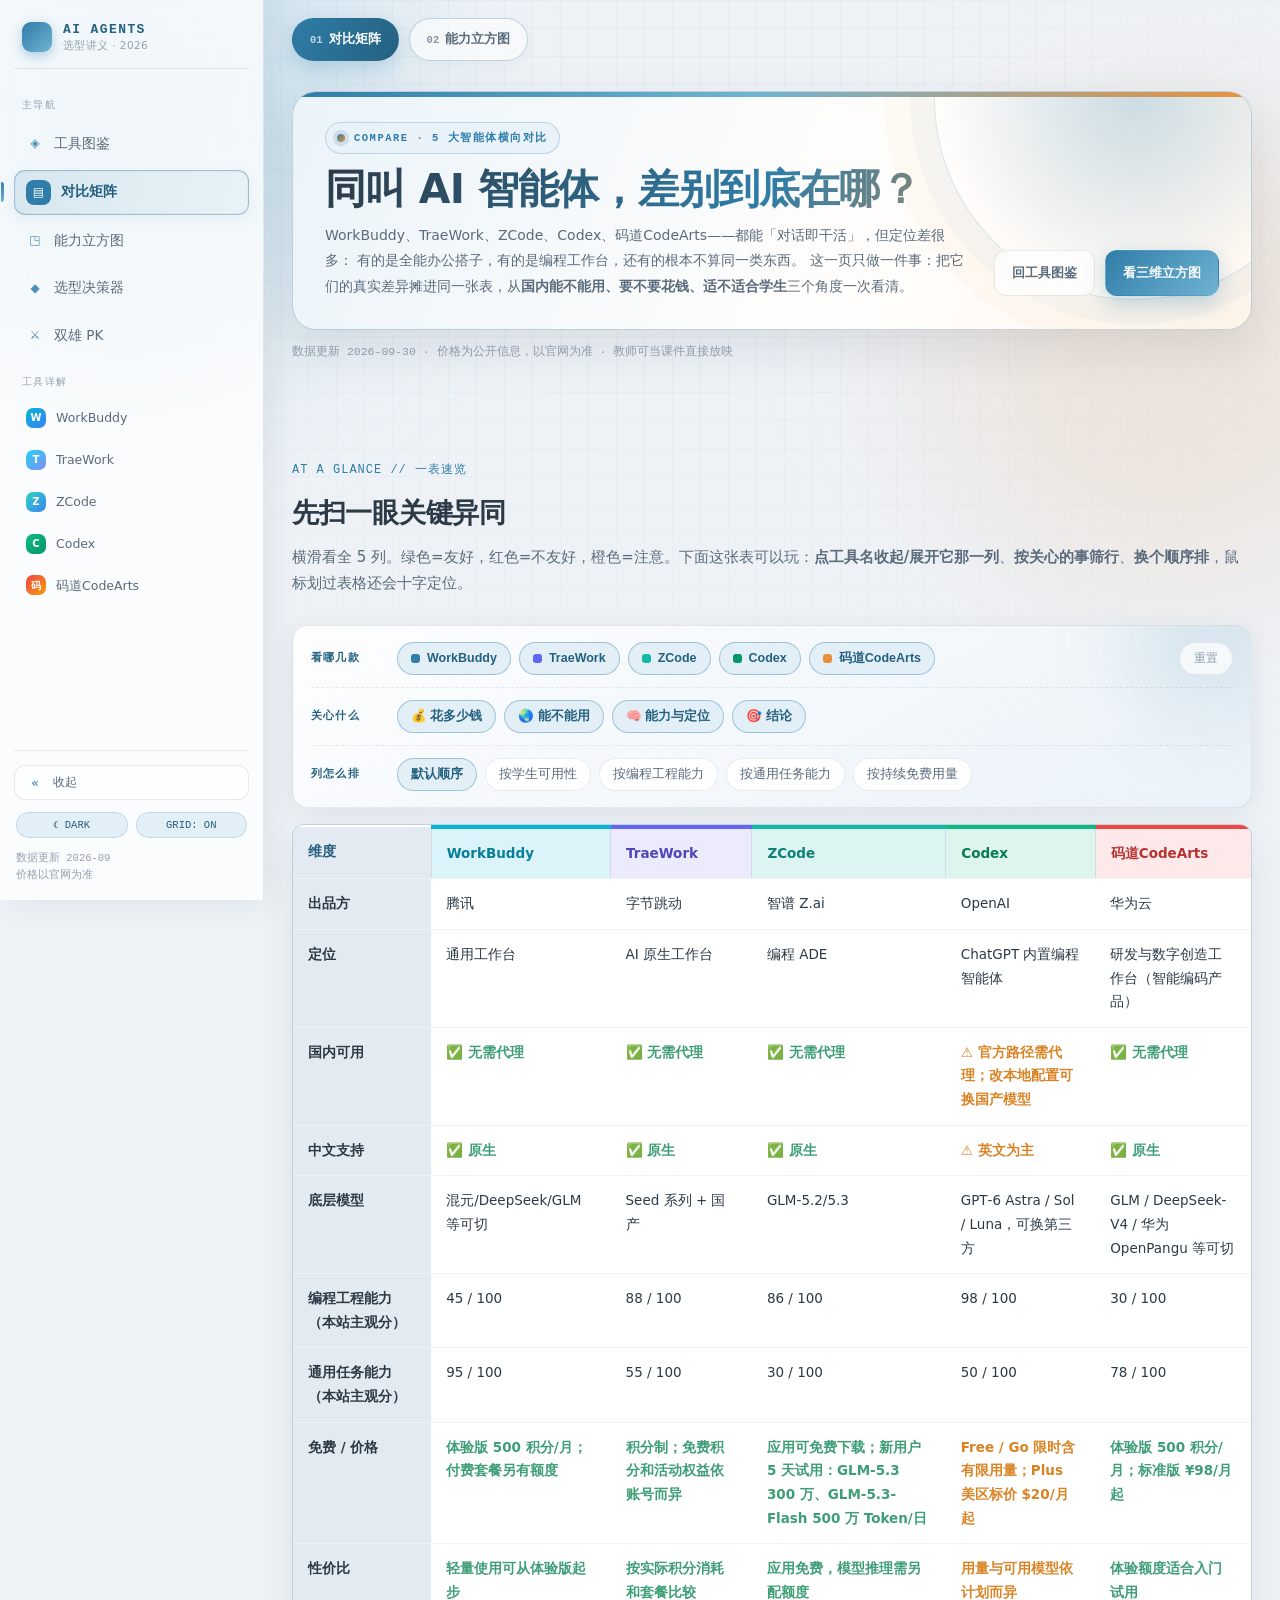
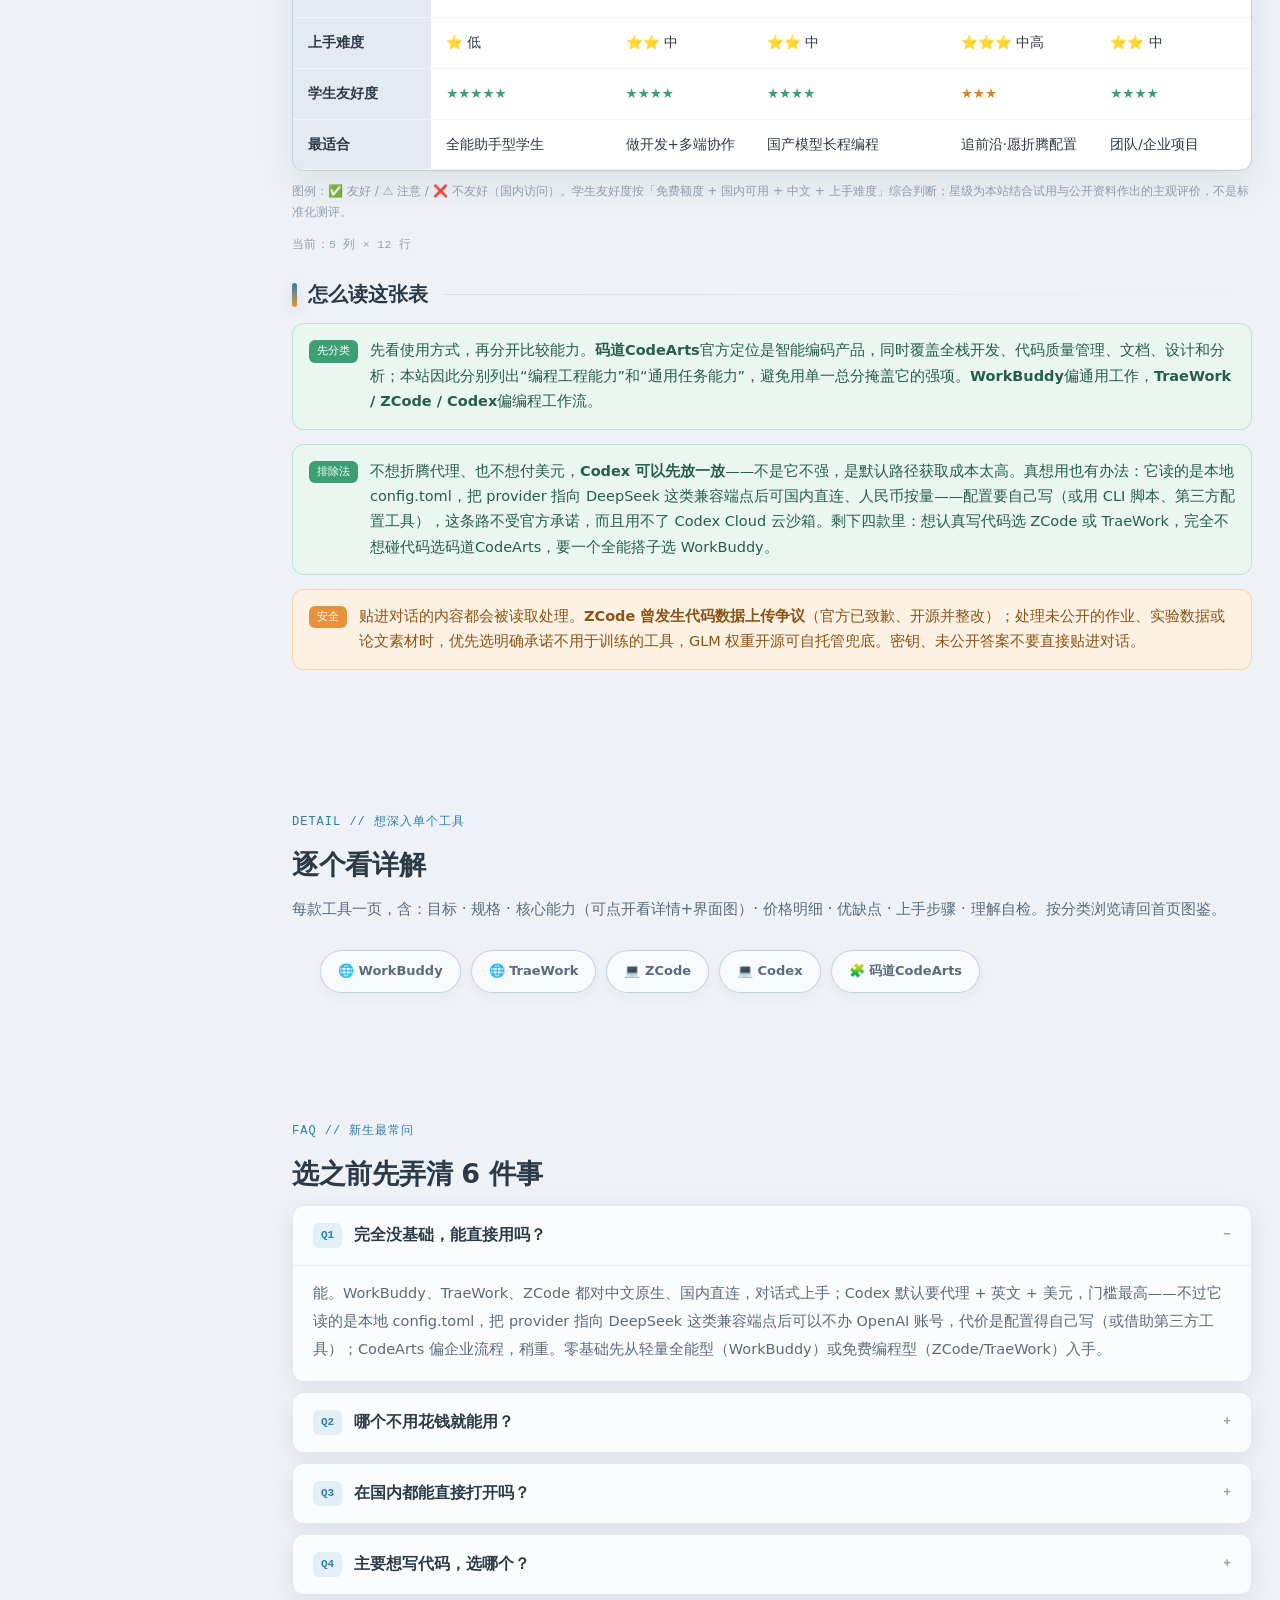
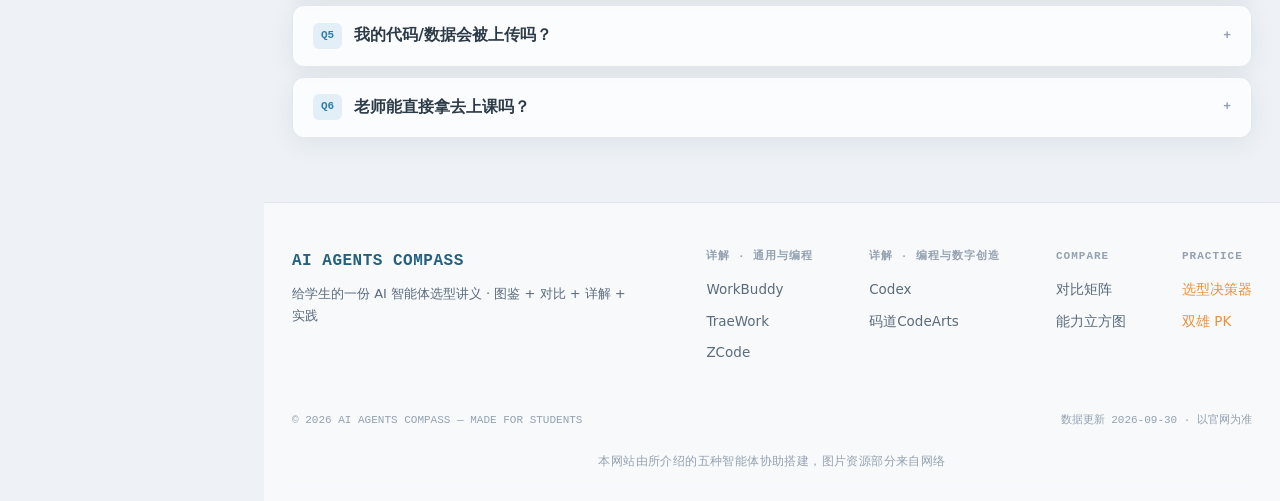
<file: compare.html>
﻿<!DOCTYPE html>
<html lang="zh-CN">
<head>
<meta charset="utf-8">
<meta name="viewport" content="width=device-width,initial-scale=1">
<title>AI 智能体对比矩阵 · 一页看完差异</title>
<link rel="stylesheet" href="assets/css/style.css">
<style>
  /* ---------- 对比矩阵：交互层 ---------- */
  .mx-panel{
    position:relative; overflow:hidden;
    background:linear-gradient(150deg, rgba(255,255,255,.86), rgba(233,242,250,.62));
    backdrop-filter:blur(14px); -webkit-backdrop-filter:blur(14px);
    border:1px solid var(--line); border-radius:16px;
    padding:16px 18px; margin:0 0 16px;
    box-shadow:var(--shadow);
  }
  .mx-panel::before{
    content:''; position:absolute; width:260px; height:260px; right:-90px; top:-120px;
    border-radius:50%; background:radial-gradient(circle, rgba(47,125,168,.16), transparent 70%);
    filter:blur(26px); pointer-events:none;
  }
  .mx-row{ position:relative; display:flex; align-items:center; gap:12px; flex-wrap:wrap; }
  .mx-row + .mx-row{ margin-top:12px; padding-top:12px; border-top:1px dashed var(--line); }
  .mx-lab{
    flex:none; font-family:var(--mono); font-size:10.5px; font-weight:600;
    letter-spacing:1.2px; text-transform:uppercase; color:var(--brand-dk);
    min-width:74px;
  }
  .mx-chips{ display:flex; gap:8px; flex-wrap:wrap; }
  .mx-chip{
    display:inline-flex; align-items:center; gap:7px;
    padding:7px 13px; border-radius:999px; cursor:pointer;
    border:1px solid var(--line); background:#fff;
    font-size:12.5px; color:var(--ink-2); white-space:nowrap;
    transition:transform .16s ease, border-color .16s ease, background .16s ease, color .16s ease, opacity .16s ease;
  }
  .mx-chip:hover{ transform:translateY(-1px); border-color:var(--brand-lt); }
  .mx-chip .pt{ width:9px; height:9px; border-radius:3px; flex:none; }
  .mx-chip.on{ background:var(--brand-bg); border-color:rgba(47,125,168,.4); color:var(--brand-dk); font-weight:600; }
  .mx-chip.off{ opacity:.45; }
  .mx-chip.off .pt{ filter:grayscale(1); }
  .mx-chip.off span.nm{ text-decoration:line-through; }
  .mx-reset{
    margin-left:auto; font-size:12px; font-family:var(--mono);
    padding:7px 14px; border-radius:999px; cursor:pointer;
    background:var(--card); border:1px solid var(--line); color:var(--ink-3);
    transition:color .16s ease, border-color .16s ease;
  }
  .mx-reset:hover{ color:var(--brand-dk); border-color:var(--brand-lt); }

  /* 表格：十字定位 / 列聚焦 / 淡化 */
  .matrix th,.matrix td{ transition:opacity .22s ease, background .15s ease; }
  .matrix tbody tr td.xh,.matrix tbody tr th.xh{ background:rgba(47,125,168,.08); }
  .matrix td.foc,.matrix th.foc{ background:rgba(47,125,168,.07); }
  .matrix th.foc{ box-shadow:inset 0 -2px 0 var(--brand); }
  .matrix td.dimc,.matrix th.dimc{ opacity:.26; }
  .matrix .mov{ animation:mxIn .34s cubic-bezier(.22,1,.36,1); }
  @keyframes mxIn{ from{ opacity:.15; transform:translateY(-4px); } to{ opacity:1; transform:none; } }

  .mx-status{
    font-family:var(--mono); font-size:11.5px; color:var(--ink-3);
    margin:12px 0 0; letter-spacing:.3px;
  }
  .mx-cta{
    display:flex; align-items:center; gap:14px; flex-wrap:wrap;
    margin-top:12px; padding:14px 18px; border-radius:14px;
    background:var(--brand-bg); border:1px solid rgba(47,125,168,.28);
    animation:mxPop .26s ease;
  }
  .mx-cta .txt{ font-size:13.5px; color:var(--ink-2); }
  .mx-cta .txt b{ color:var(--brand-dk); }
  .mx-cta .go{
    margin-left:auto; font-size:12.5px; font-weight:600; padding:9px 18px; border-radius:11px;
    background:linear-gradient(135deg,var(--brand),var(--brand-dk)); color:#fff; white-space:nowrap;
    box-shadow:0 8px 20px rgba(47,125,168,.28);
  }
  .mx-cta[hidden]{ display:none; }
  @keyframes mxPop{ from{ opacity:0; transform:translateY(6px); } to{ opacity:1; transform:none; } }

  body.theme-dark .mx-panel{ background:linear-gradient(150deg, rgba(30,41,59,.86), rgba(23,32,48,.6)); }
  body.theme-dark .mx-chip,
  body.theme-dark .mx-reset{ background:var(--solid); border-color:var(--line); }
  body.theme-dark .mx-chip.on{ background:rgba(34,211,238,.14); color:var(--brand-lt); border-color:rgba(34,211,238,.35); }
  body.theme-dark .matrix tbody tr td.xh,
  body.theme-dark .matrix tbody tr th.xh{ background:rgba(34,211,238,.09); }
  body.theme-dark .matrix td.foc,
  body.theme-dark .matrix th.foc{ background:rgba(34,211,238,.08); }
  body.theme-dark .mx-cta{ background:rgba(34,211,238,.1); border-color:rgba(34,211,238,.28); }

  @media (max-width:760px){
    .mx-lab{ min-width:0; }
    .mx-reset{ margin-left:0; }
  }
  @media (prefers-reduced-motion:reduce){
    .matrix .mov{ animation:none; }
    .mx-cta{ animation:none; }
    .mx-chip:hover{ transform:none; }
  }
</style>
</head>
<body data-page="compare">
<div class="grid-bg" aria-hidden="true"></div>
<div class="glow a" aria-hidden="true"></div>
<div class="glow b" aria-hidden="true"></div>

<aside class="sidebar">
  <a class="sb-brand" href="index.html">
    <span class="logo-dot"></span>
    <span class="sb-brand-txt"><b>AI AGENTS</b><i>选型讲义 · 2026</i></span>
  </a>

  <p class="sb-label"><span>主导航</span></p>
  <a class="sb-item" href="index.html" title="工具图鉴"><span class="ico">&#9672;</span><span class="txt">工具图鉴</span></a>
  <a class="sb-item active" href="compare.html" title="对比矩阵"><span class="ico">&#9636;</span><span class="txt">对比矩阵</span></a>
  <a class="sb-item" href="quadrant.html" title="能力立方图"><span class="ico">&#9715;</span><span class="txt">能力立方图</span></a>
  <a class="sb-item" href="practice.html" title="选型决策器"><span class="ico">&#9670;</span><span class="txt">选型决策器</span></a>
  <a class="sb-item" href="pk.html" title="双雄 PK"><span class="ico">&#9876;</span><span class="txt">双雄 PK</span></a>

  <p class="sb-label"><span>工具详解</span></p>
  <a class="sb-item sm" href="agents/workbuddy.html" title="WorkBuddy"><span class="dot wb">W</span><span class="txt">WorkBuddy</span></a>
  <a class="sb-item sm" href="agents/traework.html" title="TraeWork"><span class="dot tw">T</span><span class="txt">TraeWork</span></a>
  <a class="sb-item sm" href="agents/zcode.html" title="ZCode"><span class="dot zc">Z</span><span class="txt">ZCode</span></a>
  <a class="sb-item sm" href="agents/codex.html" title="Codex"><span class="dot cx">C</span><span class="txt">Codex</span></a>
  <a class="sb-item sm" href="agents/codearts.html" title="码道CodeArts"><span class="dot ca">&#30721;</span><span class="txt">码道CodeArts</span></a>

  <div class="sb-foot">
    <button class="sb-collapse" id="sbCollapse" type="button" title="收起侧栏" aria-expanded="true">
      <span class="ico">&#171;</span><span class="txt">收起</span>
    </button>
    <div class="sb-ctl">
      <button class="pill" id="themeToggle" type="button">&#9790; DARK</button>
      <button class="pill" id="gridToggle" type="button">GRID: ON</button>
    </div>
    <p class="sb-note">数据更新 2026-09<br>价格以官网为准</p>
  </div>
</aside>
<button class="sb-toggle" id="sbToggle" aria-label="打开导航" aria-expanded="false"><span></span><span></span><span></span></button>
<div class="sb-mask" id="sbMask"></div>

<div class="wrap">
<nav class="subnav">
  <a class="sub solid" href="compare.html"><span class="n">01</span>对比矩阵</a>
  <a class="sub" href="quadrant.html"><span class="n">02</span>能力立方图</a>
</nav>

<main>
  <!-- ========== 页面头（左对齐） ========== -->
  <section class="section" style="padding:30px 28px 34px">
    <div class="page-head" style="margin-bottom:0">
      <div class="ph-left">
        <p class="ph-kicker">Compare · 5 大智能体横向对比</p>
        <h1 class="ph-title">同叫 AI 智能体，差别到底在哪？</h1>
        <p class="ph-sub">
          WorkBuddy、TraeWork、ZCode、Codex、码道CodeArts——都能「对话即干活」，但定位差很多：
          有的是全能办公搭子，有的是编程工作台，还有的根本不算同一类东西。
          这一页只做一件事：把它们的真实差异摊进同一张表，从<b>国内能不能用、要不要花钱、适不适合学生</b>三个角度一次看清。
        </p>
      </div>
      <div class="ph-right">
        <a class="ph-btn" href="index.html">回工具图鉴</a>
        <a class="ph-btn primary" href="quadrant.html">看三维立方图</a>
      </div>
    </div>
    <p class="ph-note">数据更新 2026-09-30 · 价格为公开信息，以官网为准 · 教师可当课件直接放映</p>
  </section>

  <!-- ========== 快速对比矩阵 ========== -->
  <section class="section" id="matrix">
    <p class="sec-kicker">AT A GLANCE // 一表速览</p>
    <h2 class="sec-title">先扫一眼关键异同</h2>
    <p class="sec-desc">横滑看全 5 列。绿色=友好，红色=不友好，橙色=注意。下面这张表可以玩：<b>点工具名收起/展开它那一列</b>、<b>按关心的事筛行</b>、<b>换个顺序排</b>，鼠标划过表格还会十字定位。</p>

    <!-- 交互控制条 -->
    <div class="mx-panel">
      <div class="mx-row">
        <span class="mx-lab">看哪几款</span>
        <div class="mx-chips" id="mxCols"></div>
        <button class="mx-reset" id="mxReset" type="button">重置</button>
      </div>
      <div class="mx-row">
        <span class="mx-lab">关心什么</span>
        <div class="mx-chips" id="mxGroups"></div>
      </div>
      <div class="mx-row">
        <span class="mx-lab">列怎么排</span>
        <div class="mx-chips" id="mxSort"></div>
      </div>
    </div>

    <div class="matrix-wrap">
      <table class="matrix">
        <thead>
          <tr>
            <th>维度</th>
            <th>WorkBuddy</th>
            <th>TraeWork</th>
            <th>ZCode</th>
            <th>Codex</th>
            <th>码道CodeArts</th>
          </tr>
        </thead>
        <tbody>
          <tr><th>出品方</th><td>腾讯</td><td>字节跳动</td><td>智谱 Z.ai</td><td>OpenAI</td><td>华为云</td></tr>
          <tr><th>定位</th><td>通用工作台</td><td>AI 原生工作台</td><td>编程 ADE</td><td>ChatGPT 内置编程智能体</td><td>研发与数字创造工作台（智能编码产品）</td></tr>
          <tr><th>国内可用</th><td class="y">✅ 无需代理</td><td class="y">✅ 无需代理</td><td class="y">✅ 无需代理</td><td class="w">⚠️ 官方路径需代理；改本地配置可换国产模型</td><td class="y">✅ 无需代理</td></tr>
          <tr><th>中文支持</th><td class="y">✅ 原生</td><td class="y">✅ 原生</td><td class="y">✅ 原生</td><td class="w">⚠️ 英文为主</td><td class="y">✅ 原生</td></tr>
          <tr><th>底层模型</th><td>混元/DeepSeek/GLM 等可切</td><td>Seed 系列 + 国产</td><td>GLM-5.2/5.3</td><td>GPT‑6 Astra / Sol / Luna，可换第三方</td><td>GLM / DeepSeek-V4 / 华为 OpenPangu 等可切</td></tr>
          <tr><th>编程工程能力（本站主观分）</th><td>45 / 100</td><td>88 / 100</td><td>86 / 100</td><td>98 / 100</td><td>30 / 100</td></tr>
          <tr><th>通用任务能力（本站主观分）</th><td>95 / 100</td><td>55 / 100</td><td>30 / 100</td><td>50 / 100</td><td>78 / 100</td></tr>
          <tr><th>免费 / 价格</th><td class="y">体验版 500 积分/月；付费套餐另有额度</td><td class="y">积分制；免费积分和活动权益依账号而异</td><td class="y">应用可免费下载；新用户 5 天试用：GLM-5.3 300 万、GLM-5.3-Flash 500 万 Token/日</td><td class="w">Free / Go 限时含有限用量；Plus 美区标价 $20/月起</td><td class="y">体验版 500 积分/月；标准版 ¥98/月起</td></tr>
          <tr><th>性价比</th><td class="y">轻量使用可从体验版起步</td><td class="y">按实际积分消耗和套餐比较</td><td class="y">应用免费，模型推理需另配额度</td><td class="w">用量与可用模型依计划而异</td><td class="y">体验额度适合入门试用</td></tr>
          <tr><th>上手难度</th><td>⭐ 低</td><td>⭐⭐ 中</td><td>⭐⭐ 中</td><td>⭐⭐⭐ 中高</td><td>⭐⭐ 中</td></tr>
          <tr><th>学生友好度</th><td class="y">★★★★★</td><td class="y">★★★★</td><td class="y">★★★★</td><td class="w">★★★</td><td class="y">★★★★</td></tr>
          <tr><th>最适合</th><td>全能助手型学生</td><td>做开发+多端协作</td><td>国产模型长程编程</td><td>追前沿·愿折腾配置</td><td>团队/企业项目</td></tr>
        </tbody>
      </table>
    </div>
    <p class="legend">图例：✅ 友好 / ⚠️ 注意 / ❌ 不友好（国内访问）。学生友好度按「免费额度 + 国内可用 + 中文 + 上手难度」综合判断；星级为本站结合试用与公开资料作出的主观评价，不是标准化测评。</p>
    <p class="mx-status" id="mxStatus"></p>
    <div class="mx-cta" id="mxCta" hidden></div>

    <h3 class="sec-h" style="margin-top:26px">怎么读这张表</h3>
    <div class="callout tip">
      <span class="lbl">先分类</span>
      <div>先看使用方式，再分开比较能力。<b>码道CodeArts</b>官方定位是智能编码产品，同时覆盖全栈开发、代码质量管理、文档、设计和分析；本站因此分别列出“编程工程能力”和“通用任务能力”，避免用单一总分掩盖它的强项。<b>WorkBuddy</b>偏通用工作，<b>TraeWork / ZCode / Codex</b>偏编程工作流。</div>
    </div>
    <div class="callout tip">
      <span class="lbl">排除法</span>
      <div>不想折腾代理、也不想付美元，<b>Codex 可以先放一放</b>——不是它不强，是默认路径获取成本太高。真想用也有办法：它读的是本地 config.toml，把 provider 指向 DeepSeek 这类兼容端点后可国内直连、人民币按量——配置要自己写（或用 CLI 脚本、第三方配置工具），这条路不受官方承诺，而且用不了 Codex Cloud 云沙箱。剩下四款里：想认真写代码选 ZCode 或 TraeWork，完全不想碰代码选码道CodeArts，要一个全能搭子选 WorkBuddy。</div>
    </div>
    <div class="callout warn">
      <span class="lbl">安全</span>
      <div>贴进对话的内容都会被读取处理。<b>ZCode 曾发生代码数据上传争议</b>（官方已致歉、开源并整改）；处理未公开的作业、实验数据或论文素材时，优先选明确承诺不用于训练的工具，GLM 权重开源可自托管兜底。密钥、未公开答案不要直接贴进对话。</div>
    </div>
  </section>

  <!-- ========== 逐个看详解 ========== -->
  <section class="section">
    <p class="sec-kicker">DETAIL // 想深入单个工具</p>
    <h2 class="sec-title">逐个看详解</h2>
    <p class="sec-desc">每款工具一页，含：目标 · 规格 · 核心能力（可点开看详情+界面图）· 价格明细 · 优缺点 · 上手步骤 · 理解自检。按分类浏览请回首页图鉴。</p>
    <div class="subnav" style="padding-top:0">
      <a class="sub" href="agents/workbuddy.html">🌐 WorkBuddy</a>
      <a class="sub" href="agents/traework.html">🌐 TraeWork</a>
      <a class="sub" href="agents/zcode.html">💻 ZCode</a>
      <a class="sub" href="agents/codex.html">💻 Codex</a>
      <a class="sub" href="agents/codearts.html">🧩 码道CodeArts</a>
    </div>
  </section>

  <!-- ========== FAQ ========== -->
  <section class="section">
    <p class="sec-kicker">FAQ // 新生最常问</p>
    <h2 class="sec-title">选之前先弄清 6 件事</h2>
    <div class="faq-list">
      <details class="faq" open>
        <summary><span class="q-no">Q1</span>完全没基础，能直接用吗？<span class="tg">−</span></summary>
        <div class="a">能。WorkBuddy、TraeWork、ZCode 都对中文原生、国内直连，对话式上手；Codex 默认要代理 + 英文 + 美元，门槛最高——不过它读的是本地 config.toml，把 provider 指向 DeepSeek 这类兼容端点后可以不办 OpenAI 账号，代价是配置得自己写（或借助第三方工具）；CodeArts 偏企业流程，稍重。零基础先从轻量全能型（WorkBuddy）或免费编程型（ZCode/TraeWork）入手。</div>
      </details>
      <details class="faq">
        <summary><span class="q-no">Q2</span>哪个不用花钱就能用？<span class="tg">+</span></summary>
        <div class="a">免费权益不能直接等同：WorkBuddy 体验版每月 500 积分；ZCode 新用户试用 5 天，客户端显示 GLM-5.3 每日 300 万 Token、GLM-5.3-Flash 每日 500 万 Token；TraeWork 的积分、模型和活动权益以账号套餐为准；码道CodeArts体验版每月 500 积分。Codex 当前对 Free / Go 计划限时提供有限用量，具体限制以账号页面为准。积分和 Token 不能直接横向换算，长期使用前请核对官方计费规则。</div>
      </details>
      <details class="faq">
        <summary><span class="q-no">Q3</span>在国内都能直接打开吗？<span class="tg">+</span></summary>
        <div class="a">WorkBuddy、TraeWork、ZCode、CodeArts 都国内可用、无需代理；只有 Codex 的默认路径要科学上网。想在国内直连用 Codex，只能在本地配置里把 provider 指向 DeepSeek 这类兼容端点（非官方承诺的用法），代价是用不了 Codex Cloud 云沙箱；跑 GPT 模型则始终需要代理。</div>
      </details>
      <details class="faq">
        <summary><span class="q-no">Q4</span>主要想写代码，选哪个？<span class="tg">+</span></summary>
        <div class="a">想用国产开源大模型、跑长任务：ZCode（应用免费、模型按量，GLM 适配深）。想要 AI 工作台 + 手机随时派任务、三端同步：TraeWork。不太会写代码、想快速出成果：码道CodeArts。追最强模型且能接受折腾：Codex。</div>
      </details>
      <details class="faq">
        <summary><span class="q-no">Q5</span>我的代码/数据会被上传吗？<span class="tg">+</span></summary>
        <div class="a">贴进对话的内容会被读取处理。注意：ZCode 曾于 2026-09 发生代码数据上传争议，官方已致歉、开源并整改；对数据敏感的同学留意各工具的隐私设置，密钥/未公开答案不要直接贴。</div>
      </details>
      <details class="faq">
        <summary><span class="q-no">Q6</span>老师能直接拿去上课吗？<span class="tg">+</span></summary>
        <div class="a">可以。本站是讲义式排版，每章带「目标」提示块、要点、上手步骤与自检小测验，既适合学生自学，也方便老师当课件放映。价格为公开信息，课堂引用请标注更新日期并以官网为准。</div>
      </details>
    </div>
  </section>
</main>

<footer class="footer">
  <div class="footer-in">
    <div class="f-brand">
      <span class="f-logo">AI AGENTS COMPASS</span>
      <span class="f-tag">给学生的一份 AI 智能体选型讲义 · 图鉴 + 对比 + 详解 + 实践</span>
    </div>
    <div class="f-cols">
      <div class="f-col">
        <h4>详解 · 通用与编程</h4>
        <a href="agents/workbuddy.html">WorkBuddy</a>
        <a href="agents/traework.html">TraeWork</a>
        <a href="agents/zcode.html">ZCode</a>
      </div>
      <div class="f-col">
        <h4>详解 · 编程与数字创造</h4>
        <a href="agents/codex.html">Codex</a>
        <a href="agents/codearts.html">码道CodeArts</a>
      </div>
      <div class="f-col">
        <h4>COMPARE</h4>
        <a href="compare.html">对比矩阵</a>
        <a href="quadrant.html">能力立方图</a>
      </div>
      <div class="f-col">
        <h4>PRACTICE</h4>
        <a class="warm" href="practice.html">选型决策器</a>
        <a class="warm" href="pk.html">双雄 PK</a>
      </div>
    </div>
  </div>
  <div class="footer-bar">
    <span>© 2026 AI AGENTS COMPASS — MADE FOR STUDENTS</span>
    <span>数据更新 2026-09-30 · 以官网为准</span>
    <span class="footer-made">本网站由所介绍的五种智能体协助搭建，图片资源部分来自网络</span>
  </div>
</footer>
</div>

<script src="assets/js/site.js"></script>
<script>
/* ============================================================
   对比矩阵交互层：筛选列 / 筛选行 / 排序 / 十字定位 / 列聚焦
   表格本身是静态 HTML，这里只做「重排 + 显隐」，不改动单元格内容。
   ============================================================ */
(function(){
  var tbl = document.querySelector('.matrix');
  if (!tbl) return;

  var COLS = [
    { k:'workbuddy', n:'WorkBuddy', c:'#2F7DA8' },
    { k:'traework',  n:'TraeWork',  c:'#6366F1' },
    { k:'zcode',     n:'ZCode',     c:'#14B8A6' },
    { k:'codex',     n:'Codex',     c:'#059669' },
    { k:'codearts',  n:'码道CodeArts', c:'#E8913C' }
  ];
  var KEYS = COLS.map(function(c){ return c.k; });
  var NAME = {}; COLS.forEach(function(c){ NAME[c.k] = c.n; });

  /* 行 → 关注点分组（按行首维度名匹配） */
  var GROUPS = [
    { k:'cost',   n:'💰 花多少钱',   rows:['免费 / 价格','学生福利','学生友好度'] },
    { k:'access', n:'🌏 能不能用',   rows:['国内可用','中文支持','上手难度'] },
    { k:'cap',    n:'🧠 能力与定位', rows:['出品方','定位','底层模型','编程工程能力（本站主观分）','通用任务能力（本站主观分）'] },
    { k:'verdict',n:'🎯 结论',       rows:['最适合'] }
  ];
  /* 排序口径：直接沿用能力立方图的评分模型 */
  var RANK = {
    def:       null,
    usability: { n:'按学生可用性', v:{ workbuddy:98, traework:88, zcode:90, codex:44, codearts:95 } },
    coding:    { n:'按编程工程能力', v:{ workbuddy:45, traework:88, zcode:86, codex:98, codearts:30 } },
    general:   { n:'按通用任务能力', v:{ workbuddy:95, traework:55, zcode:30, codex:50, codearts:78 } },
    quota:     { n:'按持续免费用量',   v:{ workbuddy:78, traework:50, zcode:50, codex:35, codearts:60 } }
  };

  var headRow  = tbl.querySelector('thead tr');
  var bodyRows = Array.prototype.slice.call(tbl.querySelectorAll('tbody tr'));
  var headByKey = {}, cellByKey = [];

  // 给表头与单元格打上所属工具的标记（只在初始化时做一次）
  COLS.forEach(function(c, i){
    var th = headRow.cells[i + 1];
    if (th){ th.setAttribute('data-k', c.k); headByKey[c.k] = th; }
  });
  bodyRows.forEach(function(tr){
    var map = {};
    for (var i = 1; i < tr.cells.length; i++){
      var td = tr.cells[i], k = KEYS[i - 1];
      if (td && k){ td.setAttribute('data-k', k); map[k] = td; }
    }
    cellByKey.push(map);
    // 行分组：用行首文字匹配，匹配不到就归到「结论」
    var label = (tr.cells[0].textContent || '').trim();
    var g = 'verdict';
    GROUPS.forEach(function(gr){ if (gr.rows.indexOf(label) >= 0) g = gr.k; });
    tr.setAttribute('data-g', g);
    tr.setAttribute('data-label', label);
  });

  var state = {
    off: {},                                  // 被收起的列
    groups: { cost:1, access:1, cap:1, verdict:1 },
    sort: 'def',
    focus: null                               // 聚焦的列 key
  };

  /* ---------- 控制条渲染 ---------- */
  var elCols   = document.getElementById('mxCols');
  var elGroups = document.getElementById('mxGroups');
  var elSort   = document.getElementById('mxSort');
  var elStatus = document.getElementById('mxStatus');
  var elCta    = document.getElementById('mxCta');

  function renderCols(){
    elCols.innerHTML = COLS.map(function(c){
      var on = !state.off[c.k];
      return '<button type="button" class="mx-chip ' + (on ? 'on' : 'off') + '" data-col="' + c.k + '" title="' + (on ? '点击收起这一列' : '点击展开这一列') + '">' +
             '<span class="pt" style="background:' + c.c + '"></span><span class="nm">' + c.n + '</span></button>';
    }).join('');
  }
  function renderGroups(){
    elGroups.innerHTML = GROUPS.map(function(g){
      return '<button type="button" class="mx-chip ' + (state.groups[g.k] ? 'on' : 'off') + '" data-group="' + g.k + '">' +
             '<span class="nm">' + g.n + '</span></button>';
    }).join('');
  }
  function renderSort(){
    elSort.innerHTML = Object.keys(RANK).map(function(k){
      var n = k === 'def' ? '默认顺序' : RANK[k].n;
      return '<button type="button" class="mx-chip ' + (state.sort === k ? 'on' : '') + '" data-sort="' + k + '">' +
             '<span class="nm">' + n + '</span></button>';
    }).join('');
  }

  /* ---------- 应用到表格 ---------- */
  var lastVis = [];
  function apply(animate){
    var vis = KEYS.filter(function(k){ return !state.off[k]; });

    // 排序
    if (state.sort !== 'def' && RANK[state.sort]){
      var v = RANK[state.sort].v;
      vis = vis.slice().sort(function(a, b){ return v[b] - v[a]; });
    }

    // 表头：按 vis 顺序重排，隐藏的列 display:none
    var allHead = COLS.map(function(c){ return headByKey[c.k]; });
    allHead.forEach(function(th){ if (th) th.style.display = state.off[th.getAttribute('data-k')] ? 'none' : ''; });
    vis.forEach(function(k){ if (headByKey[k]) headRow.appendChild(headByKey[k]); });

    // 行：按分组显隐；单元格按 vis 顺序重排
    var shownRows = 0;
    bodyRows.forEach(function(tr, idx){
      var show = !!state.groups[tr.getAttribute('data-g')];
      tr.style.display = show ? '' : 'none';
      if (show) shownRows++;
      var map = cellByKey[idx];
      KEYS.forEach(function(k){ if (map[k]) map[k].style.display = state.off[k] ? 'none' : ''; });
      vis.forEach(function(k){ if (map[k]) tr.appendChild(map[k]); });
    });

    // 聚焦态
    KEYS.forEach(function(k){
      var isFoc = state.focus === k && !state.off[k];
      if (headByKey[k]) headByKey[k].classList.toggle('foc', isFoc);
      bodyRows.forEach(function(tr, idx){
        var td = cellByKey[idx][k];
        if (!td) return;
        td.classList.toggle('foc', isFoc);
        td.classList.toggle('dimc', !!state.focus && !isFoc && !state.off[k]);
      });
    });

    // 排序列变化时给个入场动画
    var moved = vis.join() !== lastVis.join();
    if (animate && moved){
      [].concat(allHead, bodyRows.reduce(function(a, tr){ return a.concat(Array.prototype.slice.call(tr.cells)); }, []))
        .forEach(function(el){ if (!el) return; el.classList.remove('mov'); void el.offsetWidth; el.classList.add('mov'); });
      setTimeout(function(){
        tbl.querySelectorAll('.mov').forEach(function(el){ el.classList.remove('mov'); });
      }, 420);
    }
    lastVis = vis;

    // 状态行
    elStatus.textContent = '当前：' + vis.length + ' 列 × ' + shownRows + ' 行'
      + (state.sort !== 'def' ? ' · ' + RANK[state.sort].n : '')
      + (state.focus ? ' · 已聚焦 ' + NAME[state.focus] : '');

    // 只剩两列 → 引导去 PK
    if (vis.length === 2){
      elCta.hidden = false;
      elCta.innerHTML = '<span class="txt">只剩 <b>' + NAME[vis[0]] + '</b> 和 <b>' + NAME[vis[1]] +
        '</b> 了 —— 要不要让它们正面对决？PK 页会带好这两个选手。</span>' +
        '<a class="go" href="pk.html?a=' + vis[0] + '&b=' + vis[1] + '">去 PK：' + NAME[vis[0]] + ' vs ' + NAME[vis[1]] + '</a>';
    } else {
      elCta.hidden = true; elCta.innerHTML = '';
    }
  }

  function redraw(animate){ renderCols(); renderGroups(); renderSort(); apply(animate); }

  /* ---------- 事件 ---------- */
  document.addEventListener('click', function(e){
    var t = e.target.closest ? e.target : null;

    var col = t && t.closest('[data-col]');
    if (col){
      var k = col.getAttribute('data-col');
      var visible = KEYS.filter(function(x){ return !state.off[x]; });
      if (!state.off[k] && visible.length <= 1) return;      // 至少留一列
      state.off[k] = !state.off[k];
      if (state.off[k] && state.focus === k) state.focus = null;
      redraw(true); return;
    }

    var grp = t && t.closest('[data-group]');
    if (grp){
      var g = grp.getAttribute('data-group');
      var onKeys = Object.keys(state.groups).filter(function(x){ return state.groups[x]; });
      if (state.groups[g] && onKeys.length <= 1) return;     // 至少留一组
      state.groups[g] = !state.groups[g];
      redraw(true); return;
    }

    var so = t && t.closest('[data-sort]');
    if (so){ state.sort = so.getAttribute('data-sort'); redraw(true); return; }
  });

  document.getElementById('mxReset').addEventListener('click', function(){
    state.off = {}; state.sort = 'def'; state.focus = null;
    state.groups = { cost:1, access:1, cap:1, verdict:1 };
    redraw(true);
  });

  /* 十字定位：鼠标划过单元格，同列同列头一起亮 */
  function cross(i, on){
    if (i == null) return;
    var th = headRow.cells[i];
    if (th) th.classList.toggle('xh', on);
    bodyRows.forEach(function(tr){
      var c = tr.cells[i];
      if (c) c.classList.toggle('xh', on);
      var h = tr.cells[0];
      if (h) h.classList.toggle('xh', on);
    });
  }
  var curX = null;
  tbl.addEventListener('mouseover', function(e){
    var td = e.target.closest ? e.target.closest('td,th') : null;
    if (!td) return;
    var i = td.cellIndex;
    if (i === curX) return;
    cross(curX, false); curX = i; cross(i, true);
  });
  tbl.addEventListener('mouseleave', function(){ cross(curX, false); curX = null; });

  /* 点表头聚焦某一列，再点取消 */
  headRow.addEventListener('click', function(e){
    var th = e.target.closest ? e.target.closest('th') : null;
    if (!th) return;
    var k = th.getAttribute('data-k');
    if (!k || state.off[k]) return;
    state.focus = (state.focus === k) ? null : k;
    redraw(false);
  });

  redraw(false);
})();
</script>
</body>
</html>
</file>
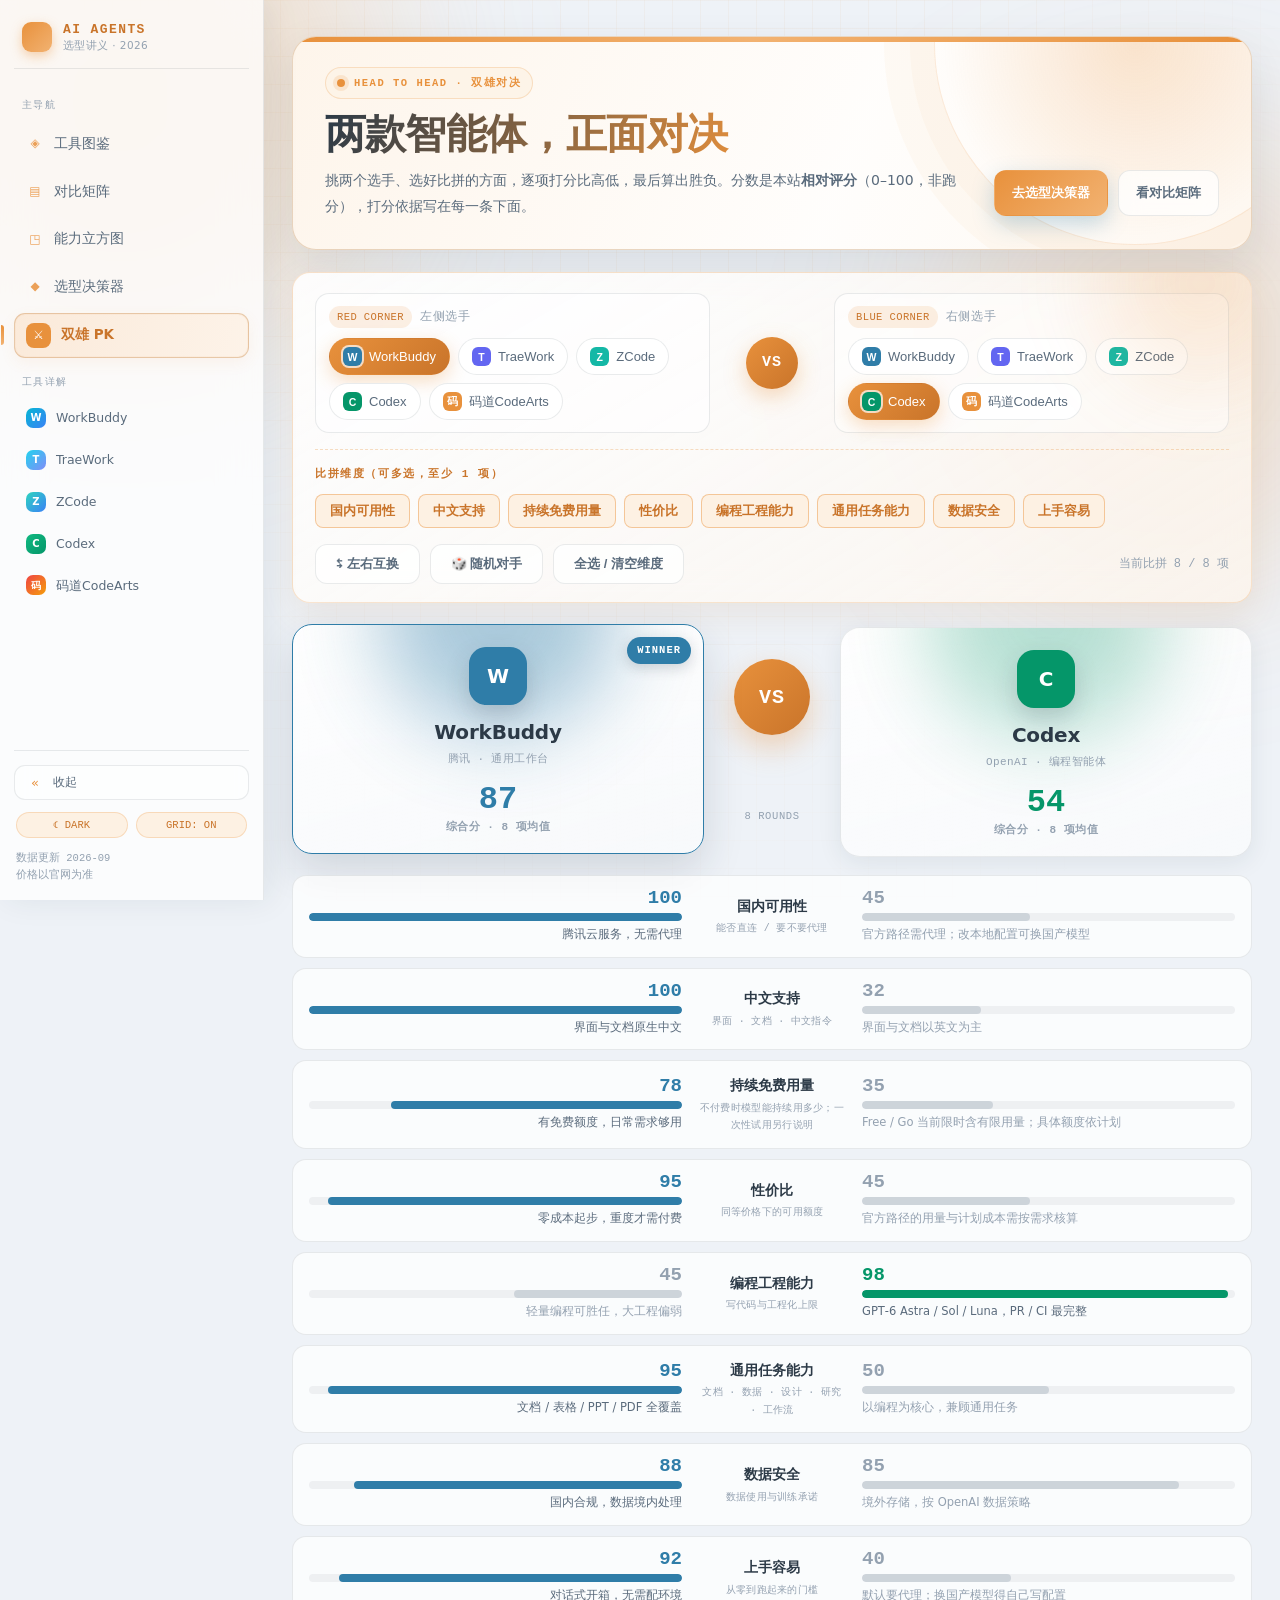
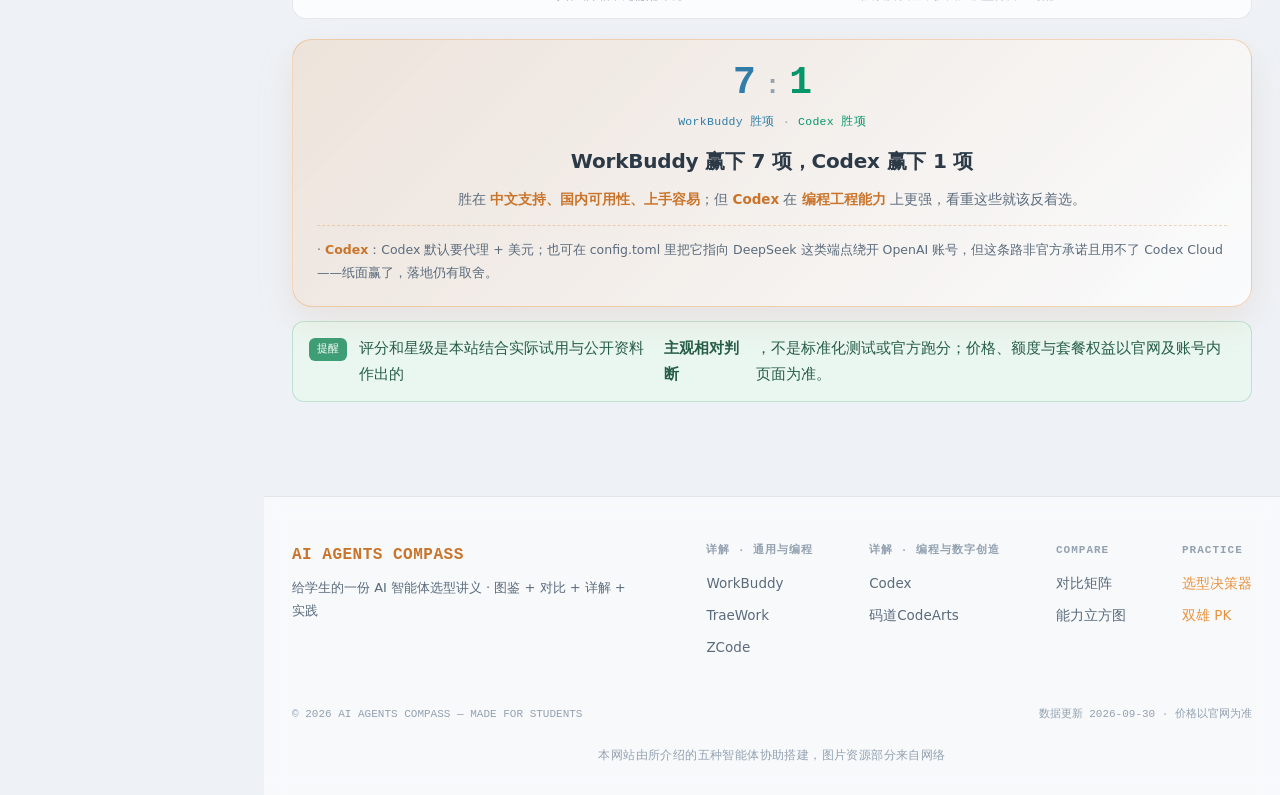
<file: pk.html>
﻿<!DOCTYPE html>
<html lang="zh-CN">
<head>
<meta charset="utf-8">
<meta name="viewport" content="width=device-width,initial-scale=1">
<title>AI 智能体对比 · 双雄 PK</title>
<link rel="stylesheet" href="assets/css/style.css">
<style>
  /* ---------- PK 页 ----------
     橙色与「选型决策器」页完全一致：不自定义底色，直接吃 body.theme-warm 的
     品牌色覆盖（--brand/#E8913C 系）与全局 glow，由 style.css 统一控制。 */
  .pk-body{ max-width:1060px; margin:0 auto; padding:36px 28px 80px; }

  /* ---------- ① 选人 + 选维度 ---------- */
  .pk-setup{
    position:relative; overflow:hidden;
    background:linear-gradient(150deg, rgba(255,255,255,.88), rgba(255,247,238,.70));
    backdrop-filter:blur(16px); -webkit-backdrop-filter:blur(16px);
    border:1px solid rgba(232,145,60,.24);
    border-radius:18px; padding:20px 22px 18px;
    box-shadow:0 12px 34px rgba(180,110,40,.10);
  }
  .pk-setup::before{
    content:''; position:absolute; width:300px; height:300px; right:-100px; top:-140px;
    border-radius:50%; background:radial-gradient(circle, rgba(232,145,60,.22), transparent 70%);
    filter:blur(28px); pointer-events:none;
  }
  .pk-label{
    font-family:var(--mono); font-size:11px; font-weight:600; letter-spacing:1.6px;
    text-transform:uppercase; color:var(--brand-dk); margin:0 0 10px;
  }
  .pk-arena{ display:grid; grid-template-columns:1fr 96px 1fr; gap:14px; align-items:stretch; }
  .pk-side{
    background:var(--card-2); border:1px solid var(--line);
    border-radius:14px; padding:12px 13px;
  }
  .pk-side .s-hd{
    display:flex; align-items:center; gap:8px; margin-bottom:10px;
    font-size:12px; color:var(--ink-3); font-family:var(--mono); letter-spacing:.6px;
  }
  .pk-side .s-hd .tag{
    font-size:10.5px; padding:2px 8px; border-radius:999px;
    background:rgba(232,145,60,.14); color:var(--brand-dk); letter-spacing:.4px;
  }
  .pk-chips{ display:flex; flex-wrap:wrap; gap:8px; }
  .chip{
    display:inline-flex; align-items:center; gap:7px;
    padding:8px 13px; border-radius:999px;
    border:1px solid var(--line); background:#fff;
    font-size:13px; color:var(--ink-2); cursor:pointer;
    transition:transform .18s ease, border-color .18s ease, box-shadow .18s ease, color .18s ease;
  }
  .chip:hover{ transform:translateY(-1px); border-color:var(--brand-lt); }
  .chip .cd{
    width:19px; height:19px; border-radius:6px; flex:none;
    display:grid; place-items:center;
    font-size:10.5px; font-weight:800; color:#fff; letter-spacing:0;
  }
  .chip.on{
    background:linear-gradient(135deg,var(--brand),var(--brand-dk));
    border-color:transparent; color:#fff;
    box-shadow:0 6px 18px rgba(232,145,60,.30);
  }
  .chip.on .cd{ box-shadow:0 0 0 2px rgba(255,255,255,.7); }
  .pk-vs-mini{
    display:grid; place-items:center;
    font-family:var(--mono); font-size:15px; font-weight:800; letter-spacing:1px;
    color:var(--brand-dk);
  }
  .pk-vs-mini span{
    width:52px; height:52px; border-radius:50%; display:grid; place-items:center;
    background:linear-gradient(135deg,var(--brand),var(--brand-dk)); color:#fff;
    box-shadow:0 8px 22px rgba(232,145,60,.34);
  }
  .pk-dims{ margin-top:16px; padding-top:15px; border-top:1px dashed rgba(232,145,60,.3); }
  .pk-dim-chips{ display:flex; flex-wrap:wrap; gap:8px; }
  .dchip{
    padding:7px 14px; border-radius:8px; cursor:pointer;
    border:1px solid var(--line); background:#fff;
    font-size:13px; color:var(--ink-2);
    transition:transform .16s ease, border-color .16s ease, background .16s ease, color .16s ease;
  }
  .dchip:hover{ transform:translateY(-1px); border-color:var(--brand-lt); }
  .dchip.on{
    background:var(--brand-bg); border-color:rgba(232,145,60,.45);
    color:var(--brand-dk); font-weight:600;
  }
  .pk-actions{ display:flex; gap:10px; flex-wrap:wrap; margin-top:16px; align-items:center; }
  .pk-btn{
    font-size:13px; font-weight:600; padding:10px 20px; border-radius:12px; cursor:pointer;
    background:var(--card); border:1px solid var(--line); color:var(--ink-2);
    transition:transform .2s ease, box-shadow .2s ease, border-color .2s ease, color .2s ease;
  }
  .pk-btn:hover{ transform:translateY(-2px); border-color:rgba(232,145,60,.45); color:var(--brand-dk); box-shadow:0 8px 20px rgba(180,110,40,.14); }
  .pk-btn.primary{
    background:linear-gradient(135deg,var(--brand),var(--brand-dk));
    border-color:transparent; color:#fff; box-shadow:0 10px 26px rgba(232,145,60,.32);
  }
  .pk-btn.primary:hover{ color:#fff; }
  .pk-hint{ font-size:12px; color:var(--ink-3); margin-left:auto; font-family:var(--mono); }

  /* ---------- ② 擂台 ---------- */
  .pk-stage{ margin-top:24px; }
  .pk-fight{ display:grid; grid-template-columns:1fr 104px 1fr; gap:16px; align-items:stretch; }
  .pk-fighter{
    position:relative; overflow:hidden; text-align:center;
    border-radius:20px; padding:22px 18px 20px;
    background:linear-gradient(165deg, rgba(255,255,255,.92), rgba(255,255,255,.58));
    border:1px solid var(--line); box-shadow:var(--shadow);
    transition:box-shadow .35s ease, border-color .35s ease, transform .35s ease;
  }
  .pk-fighter .halo{
    position:absolute; width:240px; height:240px; left:50%; top:-130px;
    transform:translateX(-50%); border-radius:50%; filter:blur(42px);
    background:var(--ac); opacity:.28; pointer-events:none;
  }
  .pk-fighter .fl{
    position:relative; width:58px; height:58px; border-radius:17px;
    margin:0 auto 10px; display:grid; place-items:center;
    color:#fff; font-size:20px; font-weight:800; letter-spacing:0;
    background:var(--ac); box-shadow:0 10px 24px rgba(31,45,61,.18);
  }
  .pk-fighter .fn{ position:relative; font-size:20px; font-weight:800; letter-spacing:-.2px; }
  .pk-fighter .fb{ position:relative; font-family:var(--mono); font-size:11px; color:var(--ink-3); letter-spacing:.4px; }
  .pk-fighter .fs{
    position:relative; margin-top:14px; font-family:var(--mono);
    font-size:32px; font-weight:800; line-height:1; color:var(--ac);
  }
  .pk-fighter .fs small{ display:block; font-size:11px; font-weight:600; color:var(--ink-3); margin-top:6px; letter-spacing:.5px; }
  .pk-fighter.win{ border-color:var(--ac); box-shadow:0 16px 42px rgba(31,45,61,.14); transform:translateY(-3px); }
  .pk-fighter.win .halo{ opacity:.40; }
  .pk-fighter .crown{
    position:absolute; top:12px; right:12px;
    font-size:10.5px; font-weight:800; font-family:var(--mono); letter-spacing:1px;
    padding:4px 10px; border-radius:999px; color:#fff; background:var(--ac);
    box-shadow:0 4px 14px rgba(31,45,61,.2);
  }
  .pk-vs-col{ display:grid; place-items:center; }
  .pk-vs-col .ball{
    width:76px; height:76px; border-radius:50%; display:grid; place-items:center;
    font-family:var(--mono); font-size:20px; font-weight:800; letter-spacing:1px; color:#fff;
    background:linear-gradient(135deg,#E8913C,#C9742A);
    box-shadow:0 12px 30px rgba(232,145,60,.36);
  }
  .pk-vs-col .sub{ margin-top:8px; font-family:var(--mono); font-size:10.5px; color:var(--ink-3); letter-spacing:.6px; }

  /* ---------- ③ 逐维度对比 ---------- */
  .pk-rows{ margin-top:18px; display:flex; flex-direction:column; gap:10px; }
  .pk-row{
    display:grid; grid-template-columns:1fr 148px 1fr; gap:16px; align-items:center;
    background:var(--card); border:1px solid var(--line);
    border-radius:14px; padding:13px 16px;
    backdrop-filter:blur(10px); -webkit-backdrop-filter:blur(10px);
  }
  .pk-cell{ display:flex; flex-direction:column; gap:5px; min-width:0; }
  .pk-cell.l{ align-items:flex-end; text-align:right; }
  .pk-cell.r{ align-items:flex-start; text-align:left; }
  .pk-val{ font-family:var(--mono); font-size:19px; font-weight:800; line-height:1; color:var(--ink-3); transition:color .3s ease; }
  .pk-bar{ width:100%; height:8px; border-radius:6px; background:var(--line-2); overflow:hidden; display:flex; }
  .pk-cell.l .pk-bar{ justify-content:flex-end; }
  .pk-bar i{
    display:block; height:100%; width:0; border-radius:6px;
    background:var(--ink-3); opacity:.35;
    transition:width .65s cubic-bezier(.22,1,.36,1), background .3s ease, opacity .3s ease;
  }
  .pk-note{ font-size:11.5px; line-height:1.55; color:var(--ink-3); max-width:300px; transition:color .3s ease; }
  .pk-cell.win .pk-val{ color:var(--ac); }
  .pk-cell.win .pk-bar i{ background:var(--ac); opacity:1; }
  .pk-cell.win .pk-note{ color:var(--ink-2); }
  .pk-dim{ text-align:center; }
  .pk-dim .dn{ font-size:13.5px; font-weight:700; color:var(--ink); }
  .pk-dim .dt{ font-family:var(--mono); font-size:10px; color:var(--ink-3); letter-spacing:.3px; margin-top:2px; }
  .pk-dim .tie{ font-size:10.5px; color:var(--brand-dk); font-family:var(--mono); margin-top:3px; }

  /* ---------- ④ 结果 ---------- */
  .pk-verdict{
    margin-top:20px; padding:24px 24px 22px; border-radius:20px; text-align:center;
    background:linear-gradient(135deg, rgba(232,145,60,.15), rgba(255,255,255,.72));
    border:1px solid rgba(232,145,60,.34);
    box-shadow:0 14px 38px rgba(180,110,40,.12);
  }
  .pk-verdict .sc{ font-family:var(--mono); font-size:38px; font-weight:800; line-height:1; letter-spacing:-1px; }
  .pk-verdict .sc .wa{ color:var(--ca); } .pk-verdict .sc .wb{ color:var(--cb); }
  .pk-verdict .sc .sep{ color:var(--ink-3); margin:0 10px; font-size:26px; }
  .pk-verdict .lg{ margin-top:10px; font-family:var(--mono); font-size:11.5px; color:var(--ink-3); letter-spacing:.3px; }
  .pk-verdict .lg .dot2{ margin:0 8px; }
  .pk-verdict .vt{ margin-top:12px; font-size:20px; font-weight:800; letter-spacing:-.2px; }
  .pk-verdict .vr{ margin-top:8px; font-size:13.5px; color:var(--ink-2); line-height:1.8; }
  .pk-verdict .vr b{ color:var(--brand-dk); }
  .pk-verdict .cav{
    margin-top:14px; padding-top:13px; border-top:1px dashed rgba(232,145,60,.35);
    font-size:12.5px; color:var(--ink-2); line-height:1.8; text-align:left;
  }
  .pk-verdict .cav span{ color:var(--brand-dk); font-weight:600; }

  .pk-empty{
    margin-top:24px; padding:44px 20px; border-radius:20px; text-align:center;
    border:1px dashed rgba(232,145,60,.4); background:var(--card-2);
    color:var(--ink-3); font-size:14px;
  }

  /* ---------- 暗色覆盖 ---------- */
  body.theme-dark .pk-setup{ background:linear-gradient(150deg, rgba(38,28,20,.86), rgba(30,22,16,.68)); border-color:rgba(232,145,60,.24); }
  body.theme-dark .pk-side,
  body.theme-dark .chip,
  body.theme-dark .dchip,
  body.theme-dark .pk-btn{ background:var(--solid); border-color:var(--line); }
  body.theme-dark .dchip.on{ background:rgba(232,145,60,.18); color:var(--brand-lt); border-color:rgba(232,145,60,.4); }
  body.theme-dark .pk-fighter{ background:linear-gradient(165deg, rgba(40,30,22,.9), rgba(28,21,15,.6)); }
  body.theme-dark .pk-row{ background:var(--solid); }
  body.theme-dark .pk-bar{ background:rgba(255,255,255,.08); }
  body.theme-dark .pk-note{ color:var(--ink-3); }
  body.theme-dark .pk-cell.win .pk-note{ color:var(--ink-2); }
  body.theme-dark .pk-verdict{ background:linear-gradient(135deg, rgba(232,145,60,.16), rgba(30,22,16,.6)); }
  body.theme-dark .pk-empty{ background:var(--solid); }

  @media (max-width:900px){
    .pk-arena{ grid-template-columns:1fr; }
    .pk-vs-mini{ padding:4px 0; }
    .pk-fight{ grid-template-columns:1fr; }
    .pk-vs-col{ padding:6px 0; }
    .pk-row{ grid-template-columns:1fr; gap:8px; text-align:center; }
    .pk-cell.l, .pk-cell.r{ align-items:center; text-align:center; }
    .pk-cell.l .pk-bar{ justify-content:center; }
    .pk-note{ max-width:none; }
    .pk-hint{ margin-left:0; width:100%; }
  }
  @media (prefers-reduced-motion:reduce){
    .pk-bar i{ transition:none; }
    .pk-fighter, .chip, .dchip, .pk-btn{ transition:none; }
  }
</style>
</head>
<body data-page="pk" class="theme-warm pk-page">
<div class="grid-bg" aria-hidden="true"></div>
<div class="glow a" aria-hidden="true"></div>
<div class="glow b" aria-hidden="true"></div>

<aside class="sidebar">
  <a class="sb-brand" href="index.html">
    <span class="logo-dot"></span>
    <span class="sb-brand-txt"><b>AI AGENTS</b><i>选型讲义 · 2026</i></span>
  </a>

  <p class="sb-label"><span>主导航</span></p>
  <a class="sb-item" href="index.html" title="工具图鉴"><span class="ico">&#9672;</span><span class="txt">工具图鉴</span></a>
  <a class="sb-item" href="compare.html" title="对比矩阵"><span class="ico">&#9636;</span><span class="txt">对比矩阵</span></a>
  <a class="sb-item" href="quadrant.html" title="能力立方图"><span class="ico">&#9715;</span><span class="txt">能力立方图</span></a>
  <a class="sb-item" href="practice.html" title="选型决策器"><span class="ico">&#9670;</span><span class="txt">选型决策器</span></a>
  <a class="sb-item active" href="pk.html" title="双雄 PK"><span class="ico">&#9876;</span><span class="txt">双雄 PK</span></a>

  <p class="sb-label"><span>工具详解</span></p>
  <a class="sb-item sm" href="agents/workbuddy.html" title="WorkBuddy"><span class="dot wb">W</span><span class="txt">WorkBuddy</span></a>
  <a class="sb-item sm" href="agents/traework.html" title="TraeWork"><span class="dot tw">T</span><span class="txt">TraeWork</span></a>
  <a class="sb-item sm" href="agents/zcode.html" title="ZCode"><span class="dot zc">Z</span><span class="txt">ZCode</span></a>
  <a class="sb-item sm" href="agents/codex.html" title="Codex"><span class="dot cx">C</span><span class="txt">Codex</span></a>
  <a class="sb-item sm" href="agents/codearts.html" title="码道CodeArts"><span class="dot ca">&#30721;</span><span class="txt">码道CodeArts</span></a>

  <div class="sb-foot">
    <button class="sb-collapse" id="sbCollapse" type="button" title="收起侧栏" aria-expanded="true">
      <span class="ico">&#171;</span><span class="txt">收起</span>
    </button>
    <div class="sb-ctl">
      <button class="pill" id="themeToggle" type="button">&#9790; DARK</button>
      <button class="pill" id="gridToggle" type="button">GRID: ON</button>
    </div>
    <p class="sb-note">数据更新 2026-09<br>价格以官网为准</p>
  </div>
</aside>
<button class="sb-toggle" id="sbToggle" aria-label="打开导航" aria-expanded="false"><span></span><span></span><span></span></button>
<div class="sb-mask" id="sbMask"></div>

<div class="wrap">
<main class="pk-body">
  <section class="page-head">
    <div class="ph-left">
      <p class="ph-kicker">HEAD TO HEAD · 双雄对决</p>
      <h1 class="ph-title">两款智能体，正面对决</h1>
      <p class="ph-sub">挑两个选手、选好比拼的方面，逐项打分比高低，最后算出胜负。分数是本站<b>相对评分</b>（0–100，非跑分），打分依据写在每一条下面。</p>
    </div>
    <div class="ph-right">
      <a class="ph-btn primary" href="practice.html">去选型决策器</a>
      <a class="ph-btn" href="compare.html">看对比矩阵</a>
    </div>
  </section>

  <!-- ① 选人与选维度 -->
  <section class="pk-setup">
    <div class="pk-arena">
      <div class="pk-side">
        <div class="s-hd"><span class="tag">RED CORNER</span> 左侧选手</div>
        <div class="pk-chips" id="pickA"></div>
      </div>
      <div class="pk-vs-mini"><span>VS</span></div>
      <div class="pk-side">
        <div class="s-hd"><span class="tag">BLUE CORNER</span> 右侧选手</div>
        <div class="pk-chips" id="pickB"></div>
      </div>
    </div>

    <div class="pk-dims">
      <p class="pk-label">比拼维度（可多选，至少 1 项）</p>
      <div class="pk-dim-chips" id="dimPick"></div>
    </div>

    <div class="pk-actions">
      <button class="pk-btn" id="pkSwap" type="button">&#8646; 左右互换</button>
      <button class="pk-btn" id="pkRandom" type="button">&#127922; 随机对手</button>
      <button class="pk-btn" id="pkAll" type="button">全选 / 清空维度</button>
      <span class="pk-hint" id="pkHint"></span>
    </div>
  </section>

  <!-- ② 擂台 -->
  <section class="pk-stage" id="pkStage"></section>

  <div class="callout tip"><span class="lbl">提醒</span> 评分和星级是本站结合实际试用与公开资料作出的<b>主观相对判断</b>，不是标准化测试或官方跑分；价格、额度与套餐权益以官网及账号内页面为准。</div>
</main>
</div>

<footer class="footer">
  <div class="footer-in">
    <div class="f-brand">
      <span class="f-logo">AI AGENTS COMPASS</span>
      <span class="f-tag">给学生的一份 AI 智能体选型讲义 · 图鉴 + 对比 + 详解 + 实践</span>
    </div>
    <div class="f-cols">
      <div class="f-col">
        <h4>详解 · 通用与编程</h4>
        <a href="agents/workbuddy.html">WorkBuddy</a>
        <a href="agents/traework.html">TraeWork</a>
        <a href="agents/zcode.html">ZCode</a>
      </div>
      <div class="f-col">
        <h4>详解 · 编程与数字创造</h4>
        <a href="agents/codex.html">Codex</a>
        <a href="agents/codearts.html">码道CodeArts</a>
      </div>
      <div class="f-col">
        <h4>COMPARE</h4>
        <a href="compare.html">对比矩阵</a>
        <a href="quadrant.html">能力立方图</a>
      </div>
      <div class="f-col">
        <h4>PRACTICE</h4>
        <a class="warm" href="practice.html">选型决策器</a>
        <a class="warm" href="pk.html">双雄 PK</a>
      </div>
    </div>
  </div>
  <div class="footer-bar">
    <span>© 2026 AI AGENTS COMPASS — MADE FOR STUDENTS</span>
    <span>数据更新 2026-09-30 · 价格以官网为准</span>
    <span class="footer-made">本网站由所介绍的五种智能体协助搭建，图片资源部分来自网络</span>
  </div>
</footer>

<script src="assets/js/site.js"></script>
<script>
(function(){
  /* ============ 数据：8 个维度 × 5 款工具（0–100 相对评分 + 打分依据） ============ */
  var DIMS = [
    { k:'domestic', name:'国内可用性', tip:'能否直连 / 要不要代理' },
    { k:'cn',       name:'中文支持',   tip:'界面 · 文档 · 中文指令' },
    { k:'quota',    name:'持续免费用量',   tip:'不付费时模型能持续用多少；一次性试用另行说明' },
    { k:'student',  name:'性价比',     tip:'同等价格下的可用额度' },
    { k:'coding',   name:'编程工程能力',   tip:'写代码与工程化上限' },
    { k:'office',   name:'通用任务能力',   tip:'文档 · 数据 · 设计 · 研究 · 工作流' },
    { k:'safety',   name:'数据安全',   tip:'数据使用与训练承诺' },
    { k:'easy',     name:'上手容易',   tip:'从零到跑起来的门槛' }
  ];

  var A = {
    workbuddy:{ name:'WorkBuddy', brand:'腾讯', logo:'W', color:'#2F7DA8', type:'通用工作台',
      d:{ domestic:100, cn:100, quota:78, student:95, coding:45, office:95, safety:88, easy:92 },
      n:{ domestic:'腾讯云服务，无需代理', cn:'界面与文档原生中文', quota:'有免费额度，日常需求够用', student:'零成本起步，重度才需付费', coding:'轻量编程可胜任，大工程偏弱', office:'文档 / 表格 / PPT / PDF 全覆盖', safety:'国内合规，数据境内处理', easy:'对话式开箱，无需配环境' } },
    traework:{ name:'TraeWork', brand:'字节跳动', logo:'T', color:'#6366F1', type:'编程智能体',
      d:{ domestic:100, cn:100, quota:50, student:70, coding:88, office:55, safety:78, easy:72 },
      n:{ domestic:'国内可用，无需代理', cn:'原生中文', quota:'积分与免费权益依账号套餐和活动变化', student:'性价比需结合当前套餐用量', coding:'VS Code 内核，终端 / Git / MCP 全', office:'以开发为主，Design 兼顾设计', safety:'国内服务，条款需自行留意', easy:'需理解 Work / Code / Design 三模式' } },
    zcode:{ name:'ZCode', brand:'智谱 Z.ai', logo:'Z', color:'#14B8A6', type:'编程智能体',
      d:{ domestic:100, cn:100, quota:50, student:88, coding:86, office:30, safety:62, easy:58 },
      n:{ domestic:'国内可用，无需代理', cn:'原生中文', quota:'新用户 5 天试用：GLM-5.3 每日 300 万、GLM-5.3-Flash 每日 500 万 Token', student:'编程场景单价需结合当前套餐比较', coding:'GLM-5.2 / 5.3，1M 长上下文', office:'专注编程，非编程场景弱', safety:'曾有数据争议，敏感项目慎用', easy:'需先配置模型与 API Key' } },
    codex:{ name:'Codex', brand:'OpenAI', logo:'C', color:'#059669', type:'编程智能体',
      d:{ domestic:45, cn:32, quota:35, student:45, coding:98, office:50, safety:85, easy:40 },
      n:{ domestic:'官方路径需代理；改本地配置可换国产模型', cn:'界面与文档以英文为主', quota:'Free / Go 当前限时含有限用量；具体额度依计划', student:'官方路径的用量与计划成本需按需求核算', coding:'GPT‑6 Astra / Sol / Luna，PR / CI 最完整', office:'以编程为核心，兼顾通用任务', safety:'境外存储，按 OpenAI 数据策略', easy:'默认要代理；换国产模型得自己写配置' } },
    codearts:{ name:'码道CodeArts', brand:'华为云', logo:'码', color:'#E8913C', type:'研发与数字创造工作台',
      d:{ domestic:100, cn:100, quota:60, student:82, coding:30, office:78, safety:90, easy:96 },
      n:{ domestic:'华为云国内服务', cn:'原生中文', quota:'体验版免费，额度偏小', student:'入门易用，权益按套餐核对', coding:'官方覆盖全栈开发、代码审查、测试与 CI/CD；本站评分侧重深度工程协作表现', office:'文档 / 设计 / 数据 / 研究 / 项目管理覆盖较广', safety:'华为云企业级合规', easy:'自然语言入口降低起步门槛' } }
  };
  var KEYS = ['workbuddy','traework','zcode','codex','codearts'];

  /* 参与 PK 时的固定提示（与分数无关的现实约束） */
  var CAVEAT = {
    codex:'Codex 默认要代理 + 美元；也可在 config.toml 里把它指向 DeepSeek 这类端点绕开 OpenAI 账号，但这条路非官方承诺且用不了 Codex Cloud——纸面赢了，落地仍有取舍。',
    zcode:'ZCode 曾有数据争议，涉敏感代码 / 数据建议自托管 GLM 或换工具。',
    codearts:'码道CodeArts官方定位是智能编码产品，但实测强项在低门槛造应用而非深度编码，编程维度比较时请留意口径。'
  };

  var sel = { a:'workbuddy', b:'codex' };

  /* 支持从对比矩阵带参数进来：pk.html?a=workbuddy&b=codex */
  (function(){
    var qs = (location.search || '').replace(/^\?/, '');
    if (!qs) return;
    var p = {};
    qs.split('&').forEach(function(kv){
      var i = kv.indexOf('=');
      if (i > 0) p[decodeURIComponent(kv.slice(0, i))] = decodeURIComponent(kv.slice(i + 1));
    });
    if (p.a && A[p.a]) sel.a = p.a;
    if (p.b && A[p.b] && p.b !== sel.a) sel.b = p.b;
  })();

  var on = {}; DIMS.forEach(function(d){ on[d.k] = true; });

  var elA = document.getElementById('pickA');
  var elB = document.getElementById('pickB');
  var elD = document.getElementById('dimPick');
  var stage = document.getElementById('pkStage');
  var hint = document.getElementById('pkHint');

  function chips(host, side){
    host.innerHTML = KEYS.map(function(k){
      var a = A[k];
      return '<button type="button" class="chip'+(sel[side]===k?' on':'')+'" data-k="'+k+'" data-side="'+side+'">'+
             '<span class="cd" style="background:'+a.color+'">'+a.logo+'</span>'+a.name+'</button>';
    }).join('');
  }
  function dims(){
    elD.innerHTML = DIMS.map(function(d){
      return '<button type="button" class="dchip'+(on[d.k]?' on':'')+'" data-d="'+d.k+'">'+d.name+'</button>';
    }).join('');
  }

  function pick(side, k){
    if (sel[side] === k) return;
    if (sel[side === 'a' ? 'b' : 'a'] === k) { sel[side === 'a' ? 'b' : 'a'] = sel[side]; }  // 撞车则交换
    sel[side] = k;
    chips(elA,'a'); chips(elB,'b'); render();
  }

  document.addEventListener('click', function(e){
    var c = e.target.closest ? e.target.closest('.chip') : null;
    if (c){ pick(c.getAttribute('data-side'), c.getAttribute('data-k')); return; }
    var d = e.target.closest ? e.target.closest('.dchip') : null;
    if (d){
      var k = d.getAttribute('data-d');
      on[k] = !on[k];
      if (!DIMS.some(function(x){ return on[x.k]; })) on[k] = true;   // 至少留一项
      dims(); render();
    }
  });

  document.getElementById('pkSwap').addEventListener('click', function(){
    var t = sel.a; sel.a = sel.b; sel.b = t;
    chips(elA,'a'); chips(elB,'b'); render();
  });
  document.getElementById('pkRandom').addEventListener('click', function(){
    var pool = KEYS.filter(function(k){ return k !== sel.a; });
    sel.b = pool[Math.floor(Math.random()*pool.length)];
    chips(elA,'a'); chips(elB,'b'); render();
  });
  document.getElementById('pkAll').addEventListener('click', function(){
    var allOn = DIMS.every(function(d){ return on[d.k]; });   // 已全选则清空（至少留 1 项）
    DIMS.forEach(function(d){ on[d.k] = !allOn; });
    if (!DIMS.some(function(d){ return on[d.k]; })) on[DIMS[0].k] = true;
    dims(); render();
  });

  /* ============ 渲染擂台 ============ */
  function render(){
    var la = A[sel.a], lb = A[sel.b];
    var use = DIMS.filter(function(d){ return on[d.k]; });

    hint.textContent = '当前比拼 ' + use.length + ' / ' + DIMS.length + ' 项';
    if (!use.length){ stage.innerHTML = '<div class="pk-empty">至少选一个维度才能开打。</div>'; return; }

    var wa = 0, wb = 0, tie = 0, sa = 0, sb = 0, winsA = [], winsB = [];
    var rows = use.map(function(d){
      var va = la.d[d.k], vb = lb.d[d.k];
      sa += va; sb += vb;
      var r = 'draw';
      if (va > vb){ wa++; r = 'l'; winsA.push({ n:d.name, g:va-vb }); }
      else if (vb > va){ wb++; r = 'r'; winsB.push({ n:d.name, g:vb-va }); }
      else tie++;
      return '<div class="pk-row">'+
        '<div class="pk-cell l'+(r==='l'?' win':'')+'" style="--ac:'+la.color+'">'+
          '<span class="pk-val">'+va+'</span>'+
          '<div class="pk-bar"><i data-w="'+va+'"></i></div>'+
          '<span class="pk-note">'+la.n[d.k]+'</span>'+
        '</div>'+
        '<div class="pk-dim">'+
          '<div class="dn">'+d.name+'</div>'+
          '<div class="dt">'+d.tip+'</div>'+
          (r==='draw'?'<div class="tie">平局</div>':'')+
        '</div>'+
        '<div class="pk-cell r'+(r==='r'?' win':'')+'" style="--ac:'+lb.color+'">'+
          '<span class="pk-val">'+vb+'</span>'+
          '<div class="pk-bar"><i data-w="'+vb+'"></i></div>'+
          '<span class="pk-note">'+lb.n[d.k]+'</span>'+
        '</div>'+
      '</div>';
    }).join('');

    var avgA = Math.round(sa/use.length), avgB = Math.round(sb/use.length);
    var winA = wa > wb, winB = wb > wa;
    var champ = null;
    if (winA) champ = 'a'; else if (winB) champ = 'b';
    else champ = avgA === avgB ? null : (avgA > avgB ? 'a' : 'b');

    function fighter(a, side){
      var isWin = champ === side;
      return '<div class="pk-fighter'+(isWin?' win':'')+'" style="--ac:'+a.color+'">'+
        '<span class="halo"></span>'+
        (isWin?'<span class="crown">WINNER</span>':'')+
        '<div class="fl">'+a.logo+'</div>'+
        '<div class="fn">'+a.name+'</div>'+
        '<div class="fb">'+a.brand+' · '+a.type+'</div>'+
        '<div class="fs">'+(side==='a'?avgA:avgB)+'<small>综合分 · '+use.length+' 项均值</small></div>'+
      '</div>';
    }

    var vt, vr;
    if (!champ){
      vt = '战成平局 ' + wa + ' : ' + wb;
      vr = '两项综合分同为 <b>' + avgA + '</b>，谁也没占到便宜——可按实际场景再挑一个维度加进来比。';
    } else {
      var W = champ === 'a' ? la : lb, L = champ === 'a' ? lb : la;
      var cw = champ === 'a' ? wa : wb, lw = champ === 'a' ? wb : wa;
      var mine = (champ === 'a' ? winsA : winsB).slice().sort(function(x,y){ return y.g - x.g; }).slice(0,3).map(function(x){ return x.n; });
      var theirs = (champ === 'a' ? winsB : winsA).slice().sort(function(x,y){ return y.g - x.g; }).slice(0,2).map(function(x){ return x.n; });
      vt = '<b>' + W.name + '</b> 赢下 ' + cw + ' 项，' + L.name + ' 赢下 ' + lw + ' 项' + (tie ? '（另有 ' + tie + ' 项打平）' : '');
      vr = '胜在 <b>' + mine.join('、') + '</b>' +
           (theirs.length ? '；但 <b>' + L.name + '</b> 在 <b>' + theirs.join('、') + '</b> 上更强，看重这些就该反着选。' : '，本轮没有失分项。');
    }

    var cavs = [];
    [sel.a, sel.b].forEach(function(k){ if (CAVEAT[k]) cavs.push('<div>· <span>' + A[k].name + '</span>：' + CAVEAT[k] + '</div>'); });
    if (avgA === avgB && champ) cavs.push('<div>· 总分打平，胜负由<b>单项领先数</b>决定；换一组维度可能翻盘。</div>');

    stage.innerHTML =
      '<div class="pk-fight">' +
        fighter(la,'a') +
        '<div class="pk-vs-col"><div class="ball">VS</div><div class="sub">' + use.length + ' ROUNDS</div></div>' +
        fighter(lb,'b') +
      '</div>' +
      '<div class="pk-rows">' + rows + '</div>' +
      '<div class="pk-verdict" style="--ca:' + la.color + ';--cb:' + lb.color + '">' +
        '<div class="sc"><span class="wa">' + wa + '</span><span class="sep">:</span><span class="wb">' + wb + '</span></div>' +
        '<div class="lg"><span style="color:' + la.color + '">' + la.name + ' 胜项</span><span class="dot2">·</span><span style="color:' + lb.color + '">' + lb.name + ' 胜项</span></div>' +
        '<div class="vt">' + vt + '</div>' +
        '<div class="vr">' + vr + '</div>' +
        (cavs.length ? '<div class="cav">' + cavs.join('') + '</div>' : '') +
      '</div>';

    // 进度条生长动画（下一帧再赋值，保证 transition 生效）
    requestAnimationFrame(function(){
      stage.querySelectorAll('.pk-bar i').forEach(function(i){ i.style.width = i.getAttribute('data-w') + '%'; });
    });
  }

  chips(elA,'a'); chips(elB,'b'); dims(); render();
})();
</script>
</body>
</html>
</file>
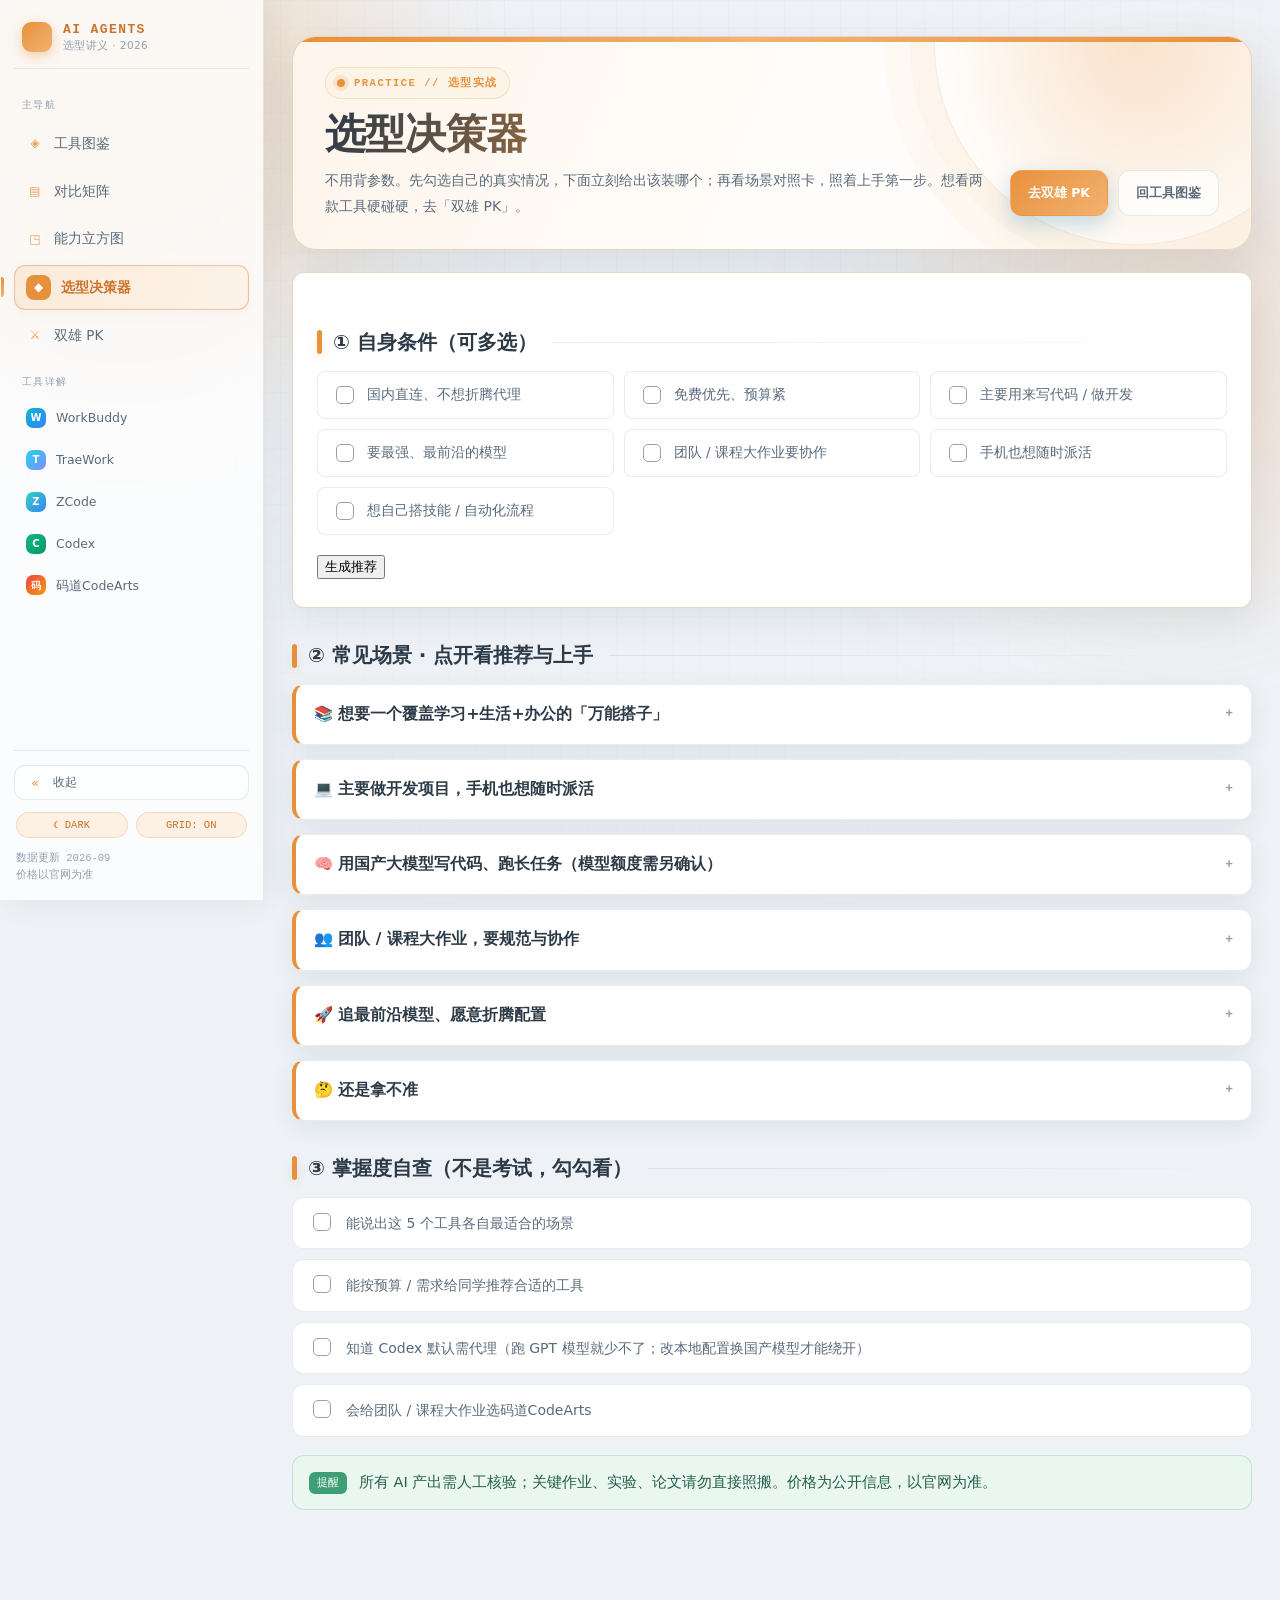
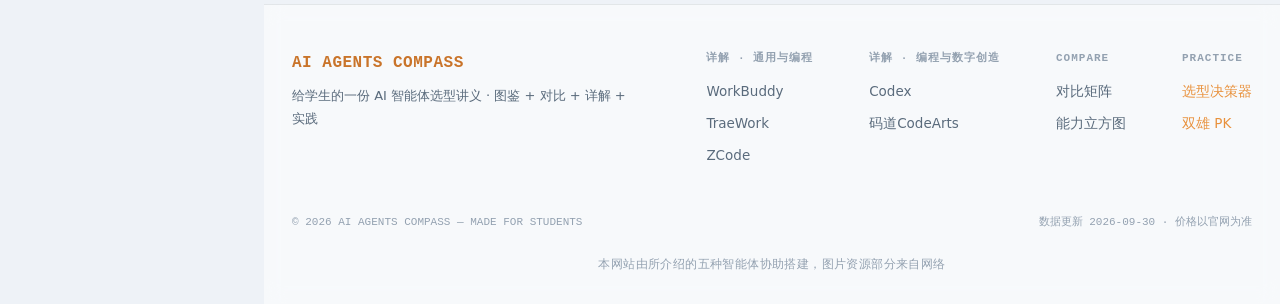
<file: practice.html>
﻿<!DOCTYPE html>
<html lang="zh-CN">
<head>
<meta charset="utf-8">
<meta name="viewport" content="width=device-width,initial-scale=1">
<title>AI 智能体对比 · 选型实践</title>
<link rel="stylesheet" href="assets/css/style.css">
</head>
<body data-page="practice" class="theme-warm">
<div class="grid-bg" aria-hidden="true"></div>
<div class="glow a" aria-hidden="true"></div>
<div class="glow b" aria-hidden="true"></div>

<aside class="sidebar">
  <a class="sb-brand" href="index.html">
    <span class="logo-dot"></span>
    <span class="sb-brand-txt"><b>AI AGENTS</b><i>选型讲义 · 2026</i></span>
  </a>

  <p class="sb-label"><span>主导航</span></p>
  <a class="sb-item" href="index.html" title="工具图鉴"><span class="ico">&#9672;</span><span class="txt">工具图鉴</span></a>
  <a class="sb-item" href="compare.html" title="对比矩阵"><span class="ico">&#9636;</span><span class="txt">对比矩阵</span></a>
  <a class="sb-item" href="quadrant.html" title="能力立方图"><span class="ico">&#9715;</span><span class="txt">能力立方图</span></a>
  <a class="sb-item active" href="practice.html" title="选型决策器"><span class="ico">&#9670;</span><span class="txt">选型决策器</span></a>
  <a class="sb-item" href="pk.html" title="双雄 PK"><span class="ico">&#9876;</span><span class="txt">双雄 PK</span></a>

  <p class="sb-label"><span>工具详解</span></p>
  <a class="sb-item sm" href="agents/workbuddy.html" title="WorkBuddy"><span class="dot wb">W</span><span class="txt">WorkBuddy</span></a>
  <a class="sb-item sm" href="agents/traework.html" title="TraeWork"><span class="dot tw">T</span><span class="txt">TraeWork</span></a>
  <a class="sb-item sm" href="agents/zcode.html" title="ZCode"><span class="dot zc">Z</span><span class="txt">ZCode</span></a>
  <a class="sb-item sm" href="agents/codex.html" title="Codex"><span class="dot cx">C</span><span class="txt">Codex</span></a>
  <a class="sb-item sm" href="agents/codearts.html" title="码道CodeArts"><span class="dot ca">&#30721;</span><span class="txt">码道CodeArts</span></a>

  <div class="sb-foot">
    <button class="sb-collapse" id="sbCollapse" type="button" title="收起侧栏" aria-expanded="true">
      <span class="ico">&#171;</span><span class="txt">收起</span>
    </button>
    <div class="sb-ctl">
      <button class="pill" id="themeToggle" type="button">&#9790; DARK</button>
      <button class="pill" id="gridToggle" type="button">GRID: ON</button>
    </div>
    <p class="sb-note">数据更新 2026-09<br>价格以官网为准</p>
  </div>
</aside>
<button class="sb-toggle" id="sbToggle" aria-label="打开导航" aria-expanded="false"><span></span><span></span><span></span></button>
<div class="sb-mask" id="sbMask"></div>

<div class="wrap">
<main class="prac-body">
  <section class="page-head">
    <div class="ph-left">
      <p class="ph-kicker">PRACTICE // 选型实战</p>
      <h1 class="ph-title">选型决策器</h1>
      <p class="ph-sub">不用背参数。先勾选自己的真实情况，下面立刻给出该装哪个；再看场景对照卡，照着上手第一步。想看两款工具硬碰硬，去「双雄 PK」。</p>
    </div>
    <div class="ph-right">
      <a class="ph-btn primary" href="pk.html">去双雄 PK</a>
      <a class="ph-btn" href="index.html">回工具图鉴</a>
    </div>
  </section>

  <!-- ① 决策面板 -->
  <section class="decision">
    <h3 class="sec-h">① 自身条件（可多选）</h3>
    <div class="conds" id="conds">
      <label class="cond"><input type="checkbox" value="domestic"> 国内直连、不想折腾代理</label>
      <label class="cond"><input type="checkbox" value="free"> 免费优先、预算紧</label>
      <label class="cond"><input type="checkbox" value="code"> 主要用来写代码 / 做开发</label>
      <label class="cond"><input type="checkbox" value="frontier"> 要最强、最前沿的模型</label>
      <label class="cond"><input type="checkbox" value="team"> 团队 / 课程大作业要协作</label>
      <label class="cond"><input type="checkbox" value="mobile"> 手机也想随时派活</label>
      <label class="cond"><input type="checkbox" value="skill"> 想自己搭技能 / 自动化流程</label>
    </div>
    <button class="submit" id="decideBtn">生成推荐</button>
    <div class="decide-result" id="decideResult"></div>
  </section>

  <!-- ② 场景对照卡 -->
  <section>
    <h3 class="sec-h">② 常见场景 · 点开看推荐与上手</h3>

    <details class="scene-card">
      <summary>📚 想要一个覆盖学习+生活+办公的「万能搭子」<span class="tg">+</span></summary>
      <div class="scene-body">
        <p class="rec">推荐 <b>WorkBuddy</b></p>
        <ol class="steps">
          <li><span class="n">1</span><div>先用免费额度起步，不急着付费。</div></li>
          <li><span class="n">2</span><div>从「写论文 / 做 PPT / 查资料 / 问生活办事」任一口子开始对话。</div></li>
          <li><span class="n">3</span><div>常用流程可存成 <b>Skill</b> 一键复用，越用越顺手。</div></li>
        </ol>
      </div>
    </details>

    <details class="scene-card">
      <summary>💻 主要做开发项目，手机也想随时派活<span class="tg">+</span></summary>
      <div class="scene-body">
        <p class="rec">推荐 <b>TraeWork</b></p>
        <ol class="steps">
          <li><span class="n">1</span><div>下载桌面端，并用同一账号登录网页 / 手机端，三端实时同步。</div></li>
          <li><span class="n">2</span><div>按任务切 <b>Work / Code / Design</b> 三模式，云端 Agent 自动拆解。</div></li>
          <li><span class="n">3</span><div>手机「按住说话」即可派活，回电脑看结果，通勤也能推进。</div></li>
        </ol>
      </div>
    </details>

    <details class="scene-card">
      <summary>🧠 用国产大模型写代码、跑长任务（模型额度需另确认）<span class="tg">+</span></summary>
      <div class="scene-body">
        <p class="rec">推荐 <b>ZCode</b></p>
        <ol class="steps">
          <li><span class="n">1</span><div>应用可免费下载；新用户可试用 5 天。客户端显示 GLM-5.3 每日 300 万 Token、GLM-5.3-Flash 每日 500 万 Token。</div></li>
          <li><span class="n">2</span><div>接模型：订阅 GLM Coding Plan，或自带 API Key 按量付费。</div></li>
          <li><span class="n">3</span><div>用 1M 长上下文跑长程任务，或微信 / 飞书远程派单。</div></li>
        </ol>
      </div>
    </details>

    <details class="scene-card">
      <summary>👥 团队 / 课程大作业，要规范与协作<span class="tg">+</span></summary>
      <div class="scene-body">
        <p class="rec">推荐 <b>码道CodeArts</b></p>
        <ol class="steps">
          <li><span class="n">1</span><div>开通 <b>体验版</b>（免费），额度不够再上月付档。</div></li>
          <li><span class="n">2</span><div>用自然语言描述需求，直接搭出应用 / 工具雏形，降低开发门槛。</div></li>
          <li><span class="n">3</span><div>用任务看板分派、让 AI Agent 自动执行，统一进度与评审。</div></li>
        </ol>
      </div>
    </details>

    <details class="scene-card">
      <summary>🚀 追最前沿模型、愿意折腾配置<span class="tg">+</span></summary>
      <div class="scene-body">
        <p class="rec">推荐 <b>Codex</b></p>
        <ol class="steps">
          <li><span class="n">1</span><div>若走第三方模型，可在本地把 config.toml 的 provider 指向兼容端点（例如 DeepSeek）；这需要自行配置并按该服务商计费，不使用 OpenAI 账号额度。</div></li>
          <li><span class="n">2</span><div>确实需要最强模型 + 云沙箱，再订阅 ChatGPT <b>Plus / Pro</b>（美元，且需科学上网）。</div></li>
          <li><span class="n">3</span><div>用 Agent 跑复杂任务：多代理并行、自动写 PR、后台挂 Automation。</div></li>
        </ol>
      </div>
    </details>

    <details class="scene-card">
      <summary>🤔 还是拿不准<span class="tg">+</span></summary>
      <div class="scene-body">
        <p class="rec">组合：<b>WorkBuddy</b> + <b>ZCode / TraeWork</b></p>
        <ol class="steps">
          <li><span class="n">1</span><div>日常学习 / 办公可先用 <b>WorkBuddy</b> 体验版，每月有 500 积分。</div></li>
          <li><span class="n">2</span><div>写代码可比较 <b>ZCode</b>（5 天试用：GLM-5.3 每日 300 万、GLM-5.3-Flash 每日 500 万 Token）与 <b>TraeWork</b>（积分制，具体权益看账号套餐）。</div></li>
          <li><span class="n">3</span><div>三款均可国内使用、支持中文；免费额度和模型费用不同，长期使用前先核对当前用量与计费规则。</div></li>
        </ol>
      </div>
    </details>
  </section>

  <!-- ③ 掌握度自查 -->
  <section>
    <h3 class="sec-h">③ 掌握度自查（不是考试，勾勾看）</h3>
    <div class="selfcheck" id="selfcheck">
      <label><input type="checkbox"> 能说出这 5 个工具各自最适合的场景</label>
      <label><input type="checkbox"> 能按预算 / 需求给同学推荐合适的工具</label>
      <label><input type="checkbox"> 知道 Codex 默认需代理（跑 GPT 模型就少不了；改本地配置换国产模型才能绕开）</label>
      <label><input type="checkbox"> 会给团队 / 课程大作业选码道CodeArts</label>
    </div>
    <div class="score-bar" id="selfText"></div>
  </section>

  <div class="callout tip"><span class="lbl">提醒</span> 所有 AI 产出需人工核验；关键作业、实验、论文请勿直接照搬。价格为公开信息，以官网为准。</div>
</main>
</div>

<footer class="footer">
  <div class="footer-in">
    <div class="f-brand">
      <span class="f-logo">AI AGENTS COMPASS</span>
      <span class="f-tag">给学生的一份 AI 智能体选型讲义 · 图鉴 + 对比 + 详解 + 实践</span>
    </div>
    <div class="f-cols">
      <div class="f-col">
        <h4>详解 · 通用与编程</h4>
        <a href="agents/workbuddy.html">WorkBuddy</a>
        <a href="agents/traework.html">TraeWork</a>
        <a href="agents/zcode.html">ZCode</a>
      </div>
      <div class="f-col">
        <h4>详解 · 编程与数字创造</h4>
        <a href="agents/codex.html">Codex</a>
        <a href="agents/codearts.html">码道CodeArts</a>
      </div>
      <div class="f-col">
        <h4>COMPARE</h4>
        <a href="compare.html">对比矩阵</a>
        <a href="quadrant.html">能力立方图</a>
      </div>
      <div class="f-col">
        <h4>PRACTICE</h4>
        <a class="warm" href="practice.html">选型决策器</a>
        <a class="warm" href="pk.html">双雄 PK</a>
      </div>
    </div>
  </div>
  <div class="footer-bar">
    <span>© 2026 AI AGENTS COMPASS — MADE FOR STUDENTS</span>
    <span>数据更新 2026-09-30 · 价格以官网为准</span>
    <span class="footer-made">本网站由所介绍的五种智能体协助搭建，图片资源部分来自网络</span>
  </div>
</footer>

<script src="assets/js/site.js"></script>
</body>
</html>
</file>
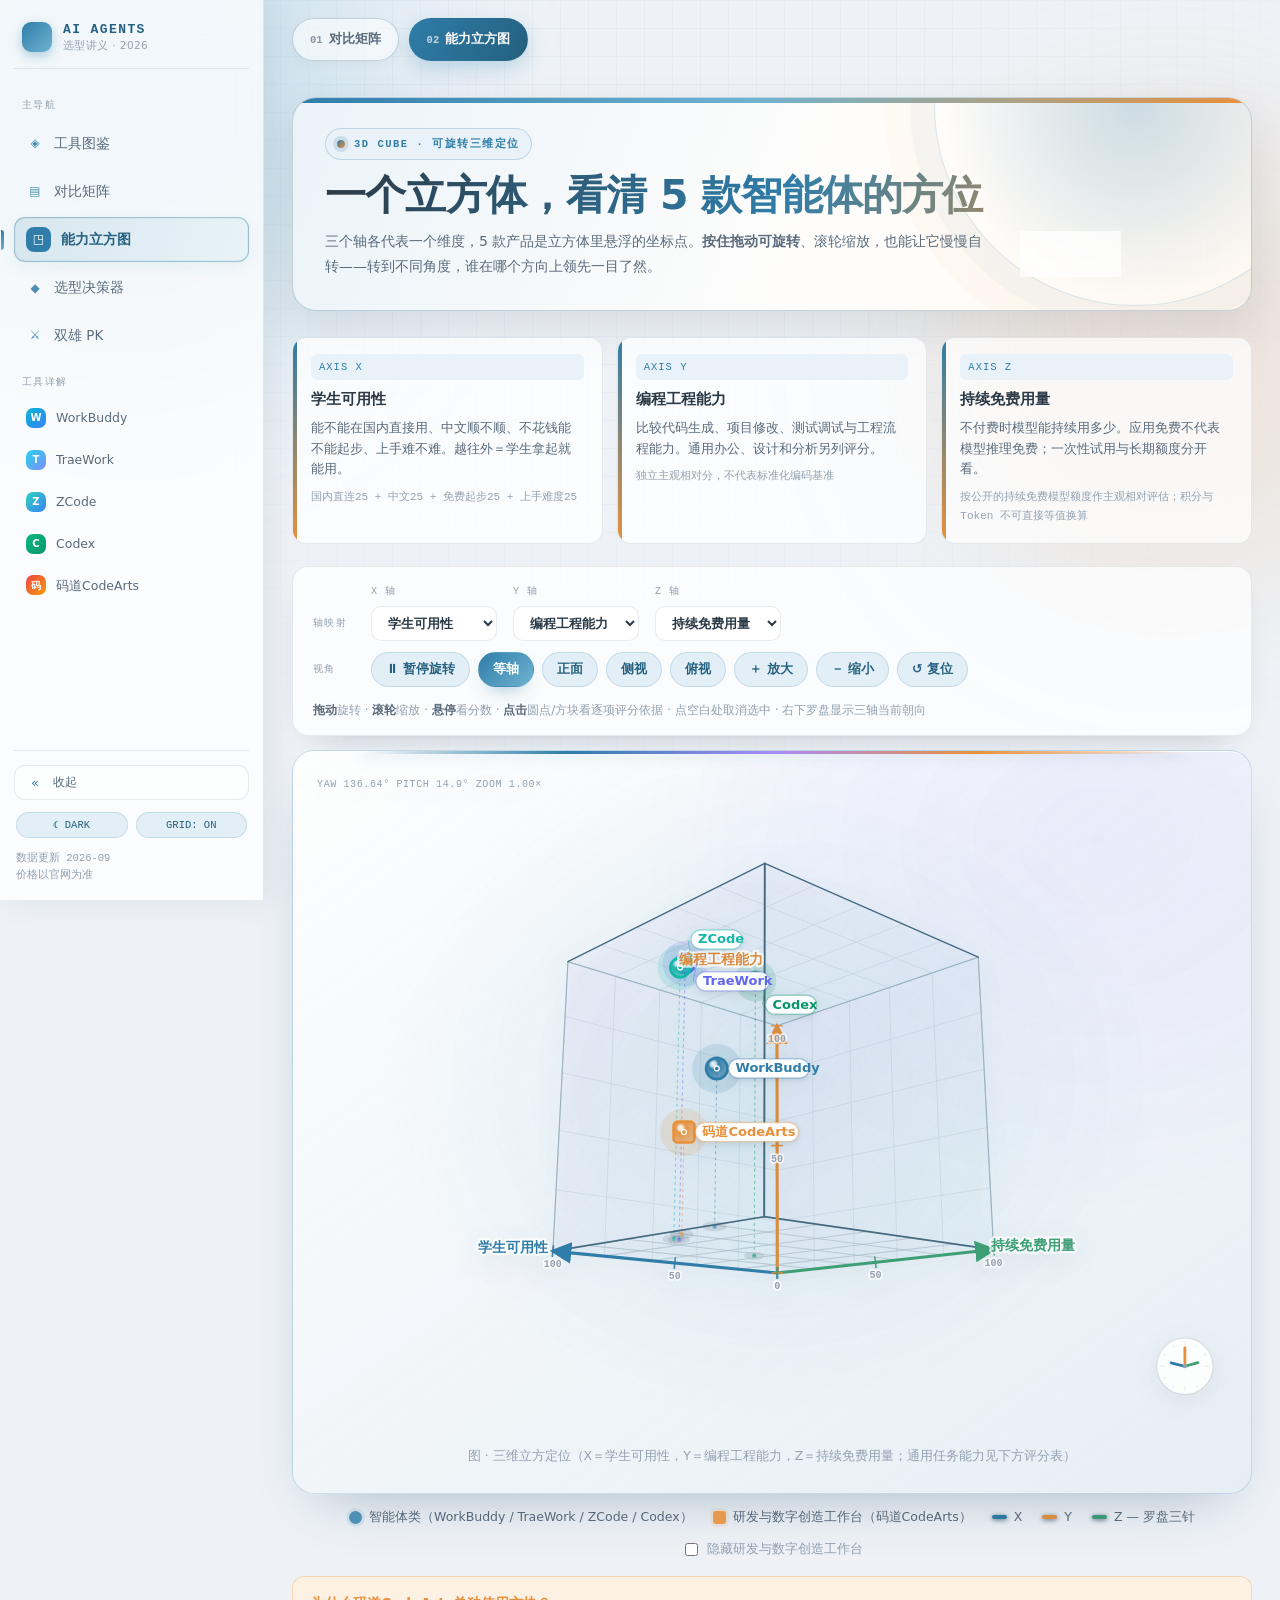
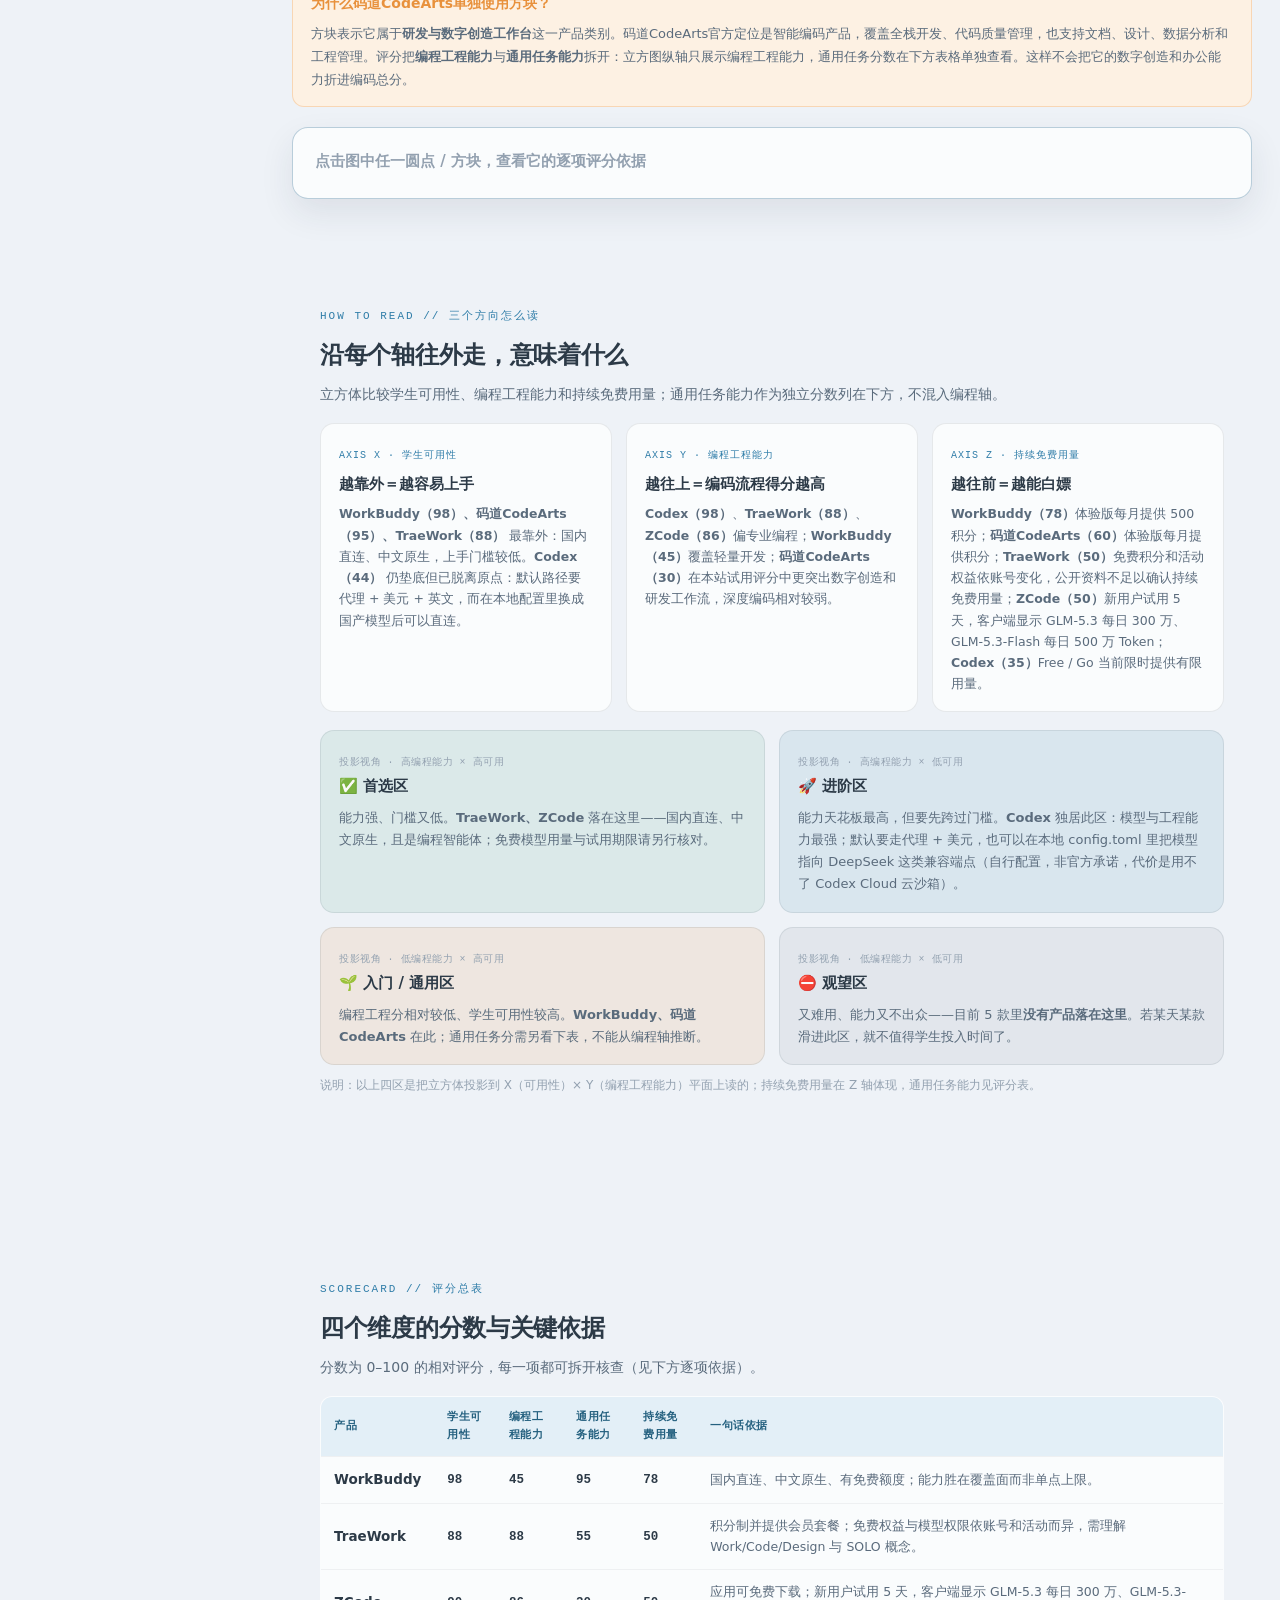
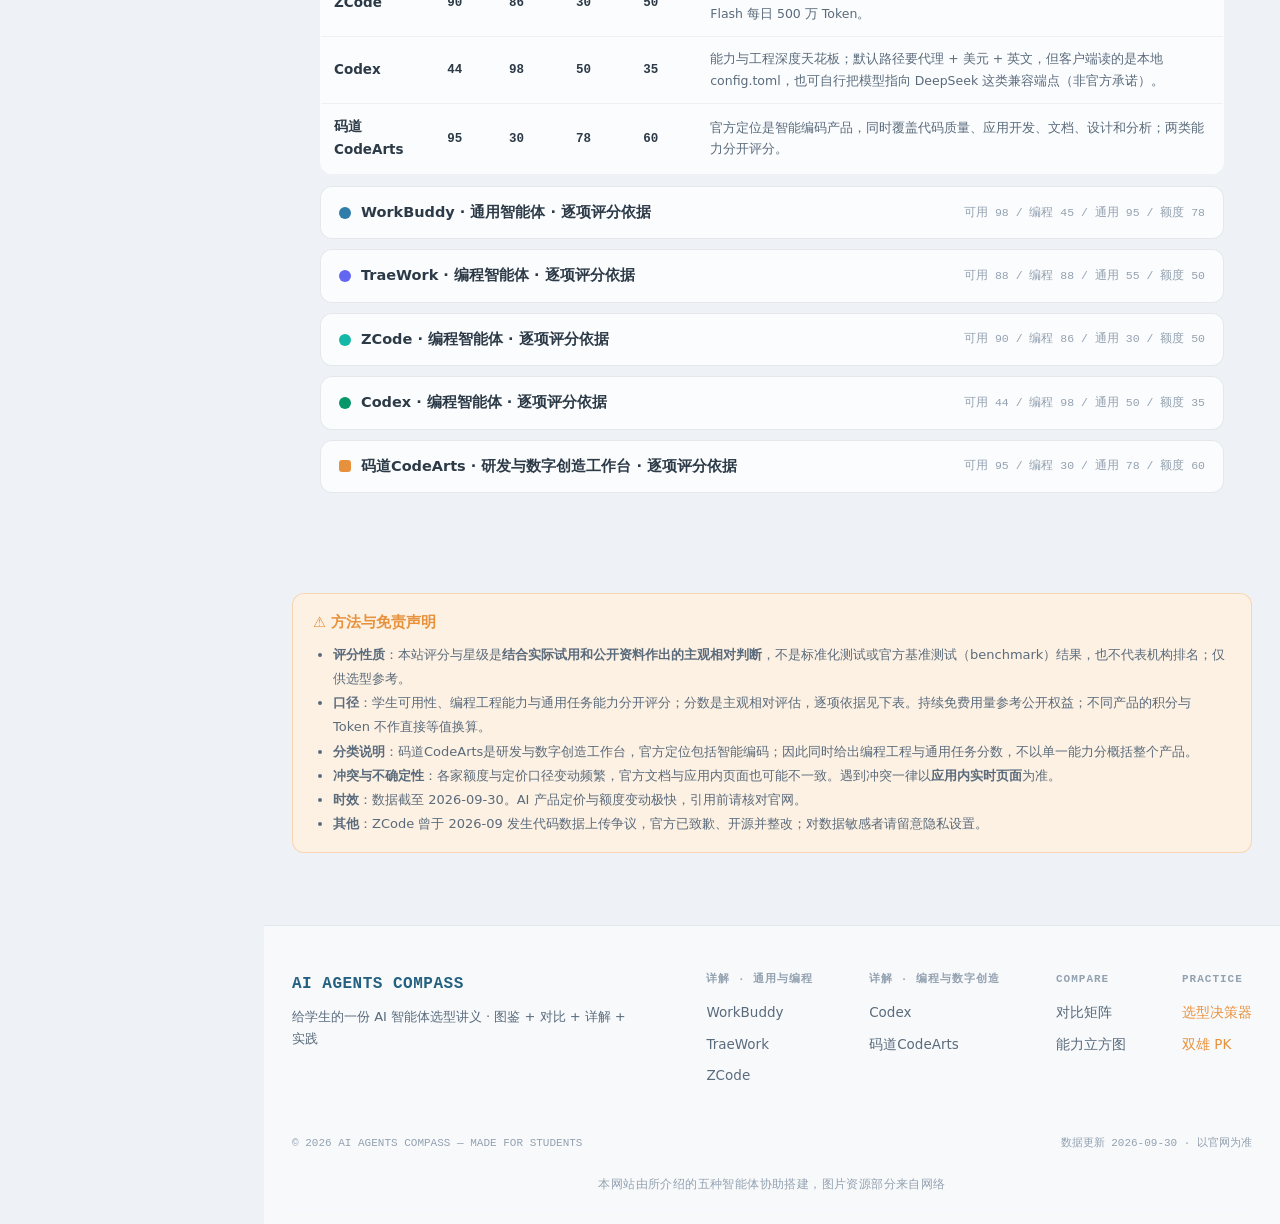
<file: quadrant.html>
<!DOCTYPE html>
<html lang="zh-CN">
<head>
<meta charset="utf-8">
<meta name="viewport" content="width=device-width,initial-scale=1">
<title>能力立方图 · 三维定位 5 款 AI 智能体（可旋转）</title>
<link rel="stylesheet" href="assets/css/style.css">
<style>
  /* ============ 三维立方图页专用样式 ============ */
  .q-wrap{ max-width:1160px; margin:0 auto; padding:36px 28px 72px; }

  /* 页面头改用全站统一的 .page-head（左对齐） */

  /* 三维说明卡 */
  .dims{ display:grid; grid-template-columns:repeat(3,1fr); gap:14px; margin:26px 0 6px; }
  .dim{ background:var(--card); border:1px solid var(--line); border-radius:14px; padding:16px 18px; }
  .dim .d-k{ font-family:var(--mono); font-size:10.5px; letter-spacing:1px; color:var(--brand); display:block; margin-bottom:6px; }
  .dim .d-t{ font-size:15px; font-weight:700; margin:0 0 6px; }
  .dim .d-d{ font-size:12.5px; color:var(--ink-2); margin:0; line-height:1.65; }
  .dim .d-s{ font-family:var(--mono); font-size:11px; color:var(--ink-3); margin-top:8px; display:block; }

  /* 控制面板 */
  .ctrl{
    display:flex; flex-direction:column; gap:11px;
    background:var(--card); border:1px solid var(--line); border-radius:16px;
    padding:16px 20px 14px; margin:22px 0 12px;
    box-shadow:0 14px 34px -26px rgba(31,45,61,.45);
  }
  .ctrl-row{ display:flex; flex-wrap:wrap; gap:12px 16px; align-items:flex-end; }
  .ctrl-lab{
    font-family:var(--mono); font-size:10px; letter-spacing:1.4px; color:var(--ink-3);
    padding-bottom:9px; min-width:42px; flex-shrink:0;
  }
  .ctrl .fld{ display:flex; flex-direction:column; gap:6px; }
  .ctrl label{ font-family:var(--mono); font-size:10px; letter-spacing:1px; color:var(--ink-3); }
  .ctrl select{
    font-family:var(--sans); font-size:13px; font-weight:600; color:var(--ink);
    background:var(--solid); border:1px solid var(--line); border-radius:10px;
    padding:8px 12px; min-width:126px; cursor:pointer;
    transition:border-color .18s ease;
  }
  .ctrl select:hover{ border-color:rgba(47,125,168,.42); }
  .btn-group{ display:flex; gap:8px; flex-wrap:wrap; }
  .ctrl button{
    font-family:var(--sans); font-size:12.5px; font-weight:600; padding:8px 14px;
    border-radius:999px; cursor:pointer; white-space:nowrap;
    background:var(--brand-bg); color:var(--brand-dk); border:1px solid rgba(47,125,168,.18);
    transition:transform .18s ease, box-shadow .18s ease, background .18s ease, color .18s ease;
  }
  .ctrl button:hover{ transform:translateY(-1px); box-shadow:0 9px 20px -12px rgba(47,125,168,.7); }
  .ctrl button.on{
    background:linear-gradient(135deg,var(--brand),var(--brand-lt));
    color:#fff; border-color:transparent;
    box-shadow:0 9px 20px -11px rgba(47,125,168,.7);
  }
  body.theme-dark .ctrl button{ background:rgba(34,211,238,.12); color:var(--brand-lt); border-color:rgba(34,211,238,.22); }
  body.theme-dark .ctrl button.on{ background:linear-gradient(135deg,var(--brand),var(--brand-lt)); color:#06212e; }
  .ctrl .note{ font-size:12px; color:var(--ink-3); line-height:1.75; margin:2px 0 0; }
  .ctrl .note b{ color:var(--ink-2); }

  /* 图区 */
  .chart-box{
    position:relative; overflow:hidden;
    background:
      radial-gradient(760px 400px at 20% 2%, rgba(47,125,168,.11), transparent 62%),
      radial-gradient(660px 360px at 88% 98%, rgba(232,145,60,.10), transparent 64%),
      var(--card);
    border:1px solid var(--line); border-radius:18px;
    padding:12px 8px 4px; margin-top:14px;
    box-shadow:0 20px 50px -32px rgba(31,45,61,.45);
  }
  body.theme-dark .chart-box{
    background:
      radial-gradient(760px 400px at 20% 2%, rgba(34,211,238,.10), transparent 62%),
      radial-gradient(660px 360px at 88% 98%, rgba(232,145,60,.09), transparent 64%),
      var(--card);
  }
  .chart-box svg{ width:100%; height:auto; display:block; touch-action:none; cursor:grab; }
  .chart-box svg.dragging{ cursor:grabbing; }
  .chart-cap{ font-size:12px; color:var(--ink-3); text-align:center; padding:4px 0 8px; }

  /* 图内元素 */
  .face{ stroke:none; }
  .floor-line{ stroke-linecap:round; }
  .bub{ cursor:pointer; }
  .bub.dimmed{ opacity:.16; }
  .bub .ring{ opacity:0; transition:opacity .18s ease; }
  .bub:hover .ring,
  .bub.sel .ring{ opacity:1; }
  .bub.sel .ring{ stroke-dasharray:3 4; }
  .bub text.lb{ font-family:var(--sans); font-size:12.5px; font-weight:700; }
  .bub text.vl{ font-family:var(--mono); font-size:9.5px; fill:var(--ink-3); }
  .lb-bg{ fill:rgba(255,255,255,.82); stroke-width:1; stroke-opacity:.38; }
  body.theme-dark .lb-bg{ fill:rgba(13,20,28,.84); stroke-opacity:.5; }
  .ax-name{
    font-family:var(--sans); font-size:12.5px; font-weight:800;
    paint-order:stroke; stroke:var(--card); stroke-width:3.5px; stroke-linejoin:round;
  }
  .ax-tick{
    font-family:var(--mono); font-size:9.5px; fill:var(--ink-3);
    paint-order:stroke; stroke:var(--card); stroke-width:3px; stroke-linejoin:round;
  }

  /* 图内 HUD */
  .q-hud-bg{ fill:var(--solid); fill-opacity:.74; stroke:var(--line); stroke-width:1; }
  .q-hud-tick{ stroke:var(--line); stroke-width:1; }
  .q-hud-t{ font-family:var(--mono); font-size:10px; fill:var(--ink-3); letter-spacing:.6px; }
  .q-hud-ax{ stroke-width:2.2; stroke-linecap:round; fill:none; }
  .q-hud-ax.hx{ stroke:var(--brand); }
  .q-hud-ax.hy{ stroke:var(--accent); }
  .q-hud-ax.hz{ stroke:var(--ok); }
  .q-hud-dot{ fill:var(--ink-3); }

  /* 图例 */
  .q-legend{
    display:flex; flex-wrap:wrap; gap:10px 20px; align-items:center; justify-content:center;
    margin:12px 0 0; font-size:12.5px; color:var(--ink-2);
  }
  .q-legend .lg{ display:inline-flex; align-items:center; gap:7px; }
  .q-legend .lg i{ width:13px; height:13px; display:inline-block; }
  .q-legend .lg i.dot{ border-radius:50%; background:#2F7DA8; border:2px solid #2F7DA8; opacity:.55; }
  .q-legend .lg i.sq{ border-radius:3px; background:#E8913C; border:2px solid #E8913C; opacity:.55; }
  .q-legend .lg i.ax{ width:15px; height:3px; border-radius:2px; }
  .q-legend .lg i.hx{ background:var(--brand); }
  .q-legend .lg i.hy{ background:var(--accent); }
  .q-legend .lg i.hz{ background:var(--ok); }
  .q-legend .lg-toggle{ display:inline-flex; align-items:center; gap:6px; cursor:pointer; color:var(--ink-3); }
  .q-legend .lg-toggle input{ accent-color:var(--brand); }

  /* 类型说明 */
  .type-note{
    margin:16px 0 0; background:var(--accent-bg); border:1px solid rgba(232,145,60,.28);
    border-radius:12px; padding:14px 18px;
  }
  .type-note h4{ margin:0 0 6px; font-size:14px; color:var(--accent); }
  .type-note p{ margin:0; font-size:13px; color:var(--ink-2); line-height:1.8; }

  /* tooltip */
  .tip{
    position:fixed; z-index:300; pointer-events:none; opacity:0;
    transform:translate(-50%,-100%); transition:opacity .15s;
    background:var(--solid); border:1px solid var(--line); border-radius:10px;
    box-shadow:var(--shadow-2); padding:10px 13px; min-width:196px;
  }
  .tip.on{ opacity:1; }
  .tip .t-n{ font-size:13.5px; font-weight:700; margin-bottom:4px; }
  .tip .t-ty{ font-family:var(--mono); font-size:10px; color:var(--ink-3); margin-bottom:7px; }
  .tip .t-r{ display:flex; justify-content:space-between; gap:14px; font-size:12px; color:var(--ink-2); padding:2px 0; }
  .tip .t-r b{ font-family:var(--mono); color:var(--ink); }

  /* 详情面板 */
  .detail{
    margin-top:20px; background:var(--card); border:1px solid var(--line); border-radius:16px; padding:20px 22px;
  }
  .detail .dt-head{ display:flex; align-items:center; gap:12px; margin-bottom:4px; flex-wrap:wrap; }
  .detail .dt-dot{ width:14px; height:14px; flex-shrink:0; }
  .detail h3{ margin:0; font-size:19px; }
  .detail .dt-by{ font-size:12.5px; color:var(--ink-3); }
  .detail .dt-scores{ display:flex; gap:22px; flex-wrap:wrap; margin:14px 0 4px; }
  .detail .dt-scores .s{ min-width:120px; }
  .detail .dt-scores .s .k{ font-family:var(--mono); font-size:10.5px; color:var(--ink-3); letter-spacing:.5px; }
  .detail .dt-scores .s .v{ font-size:24px; font-weight:800; line-height:1.2; }
  .detail .dt-scores .s .v span{ font-size:12px; color:var(--ink-3); font-weight:500; }
  .dt-src{ font-size:12px; color:var(--ink-3); margin-top:6px; }

  table.bd{ width:100%; border-collapse:collapse; margin-top:12px; font-size:13px; }
  table.bd th,table.bd td{ border-bottom:1px solid var(--line-2); padding:7px 10px; text-align:left; }
  table.bd th{ font-family:var(--mono); font-size:10.5px; color:var(--ink-3); letter-spacing:.5px; }
  table.bd td.n{ font-family:var(--mono); width:56px; color:var(--ink); font-weight:600; }
  table.bd td.ev{ color:var(--ink-2); font-size:12.5px; }

  /* 象限解读 */
  .quad-read{ display:grid; grid-template-columns:repeat(2,1fr); gap:14px; margin-top:14px; }
  .qr{ border-radius:14px; padding:16px 18px; border:1px solid var(--line); }
  .qr h4{ margin:0 0 6px; font-size:15px; }
  .qr .qr-z{ font-family:var(--mono); font-size:10px; color:var(--ink-3); letter-spacing:.5px; }
  .qr p{ margin:8px 0 0; font-size:13px; color:var(--ink-2); line-height:1.7; }
  .qr.q1{ background:rgba(62,158,118,.10); }
  .qr.q2{ background:rgba(47,125,168,.10); }
  .qr.q3{ background:rgba(232,145,60,.12); }
  .qr.q4{ background:rgba(44,58,71,.06); }
  body.theme-dark .qr.q1{ background:rgba(62,158,118,.16); }
  body.theme-dark .qr.q2{ background:rgba(47,125,168,.16); }
  body.theme-dark .qr.q3{ background:rgba(232,145,60,.16); }

  .axis-read{ display:grid; grid-template-columns:repeat(3,1fr); gap:14px; margin-top:14px; }
  .ar{ background:var(--card); border:1px solid var(--line); border-radius:14px; padding:16px 18px; }
  .ar .ar-k{ font-family:var(--mono); font-size:10px; letter-spacing:1px; color:var(--brand); }
  .ar h4{ margin:6px 0 6px; font-size:14.5px; }
  .ar p{ margin:0; font-size:12.5px; color:var(--ink-2); line-height:1.7; }

  /* 依据总表 */
  .section{ margin-top:44px; }
  .sec-kicker{ font-family:var(--mono); font-size:11px; letter-spacing:2px; color:var(--brand); text-transform:uppercase; }
  .sec-title{ font-size:24px; font-weight:800; margin:8px 0 6px; }
  .sec-desc{ color:var(--ink-2); font-size:14px; margin:0 0 16px; }

  table.mx{ width:100%; border-collapse:collapse; font-size:13.5px; background:var(--card); border:1px solid var(--line); border-radius:12px; overflow:hidden; }
  table.mx th,table.mx td{ border-bottom:1px solid var(--line-2); padding:11px 13px; text-align:left; }
  table.mx thead th{ background:var(--brand-bg); font-family:var(--mono); font-size:10.5px; letter-spacing:.5px; color:var(--brand-dk); }
  table.mx tbody th{ font-weight:600; width:110px; }
  table.mx td{ color:var(--ink-2); font-size:12.5px; }
  table.mx td b{ color:var(--ink); font-family:var(--mono); }

  .ev-list{ margin-top:12px; }
  details.ev{ background:var(--card); border:1px solid var(--line); border-radius:12px; margin-bottom:10px; }
  details.ev summary{ padding:13px 18px; cursor:pointer; font-weight:600; font-size:14.5px; display:flex; align-items:center; gap:10px; }
  details.ev summary .sw{ width:12px; height:12px; flex-shrink:0; }
  details.ev summary .sw.sq{ border-radius:3px; }
  details.ev summary .sw.dot{ border-radius:50%; }
  details.ev summary .sc{ margin-left:auto; font-family:var(--mono); font-size:11.5px; color:var(--ink-3); font-weight:400; }
  details.ev .ev-b{ padding:0 18px 14px; }
  details.ev .ev-b table{ width:100%; border-collapse:collapse; font-size:12.5px; }
  details.ev .ev-b td{ border-bottom:1px solid var(--line-2); padding:6px 8px; }
  details.ev .ev-b td:first-child{ width:150px; color:var(--ink); font-weight:600; }
  details.ev .ev-b td:nth-child(2){ width:44px; font-family:var(--mono); color:var(--brand); font-weight:700; }
  details.ev .ev-b td:last-child{ color:var(--ink-2); }
  details.ev .ev-src{ font-size:11.5px; color:var(--ink-3); margin-top:10px; padding-top:8px; border-top:1px dashed var(--line); }

  .disclaimer{ margin-top:26px; background:var(--accent-bg); border:1px solid rgba(232,145,60,.3); border-radius:12px; padding:16px 20px; }
  .disclaimer h4{ margin:0 0 8px; font-size:14.5px; color:var(--accent); }
  .disclaimer ul{ margin:0; padding-left:20px; font-size:13px; color:var(--ink-2); line-height:1.85; }

  /* 立方体主视觉：清晰的舞台层次、轴向色彩与有质感的标签 */
  .chart-box{
    overflow:hidden; border-radius:22px;
    background:
      radial-gradient(ellipse at 50% 44%,rgba(111,179,210,.18),transparent 58%),
      radial-gradient(ellipse at 84% 12%,rgba(167,139,250,.12),transparent 40%),
      linear-gradient(145deg,rgba(255,255,255,.88),rgba(226,236,243,.68));
    border-color:rgba(47,125,168,.24);
    box-shadow:0 24px 56px -30px rgba(31,68,92,.42),inset 0 1px 0 rgba(255,255,255,.9);
  }
  .chart-box::before{
    content:''; position:absolute; z-index:1; pointer-events:none;
    left:7%; right:7%; top:0; height:3px; border-radius:0 0 99px 99px;
    background:linear-gradient(90deg,transparent,var(--brand),#A78BFA,var(--accent),transparent);
    box-shadow:0 2px 14px rgba(47,125,168,.28);
  }
  .chart-box svg{ filter:drop-shadow(0 7px 13px rgba(31,45,61,.08)); }
  .face{ stroke:rgba(47,125,168,.3); stroke-width:.8; stroke-linejoin:round; }
  .floor-line{ stroke-linecap:round; }
  .bub .halo{ opacity:.15 !important; }
  .bub .sh{ stroke-width:2.6; }
  .bub:hover .sh,.bub.sel .sh{ filter:drop-shadow(0 0 6px currentColor); }
  .bub .ring{ stroke-width:2; }
  text.lb{ font-size:13px; font-weight:800; }
  .lb-bg{ fill:rgba(255,255,255,.96); stroke-width:1.4; stroke-opacity:.58; filter:drop-shadow(0 2px 3px rgba(31,45,61,.13)); }
  .ax-name{ font-size:13.5px; stroke-width:4.5px; }
  .ax-tick{ font-size:10px; font-weight:700; stroke-width:3.5px; }
  .q-hud-bg{ fill-opacity:.9; stroke-width:1.3; }
  .q-hud-ax{ stroke-width:2.8; }
  .chart-cap{ padding:8px 12px 10px; font-size:12.5px; }
  body.theme-dark .chart-box{
    background:
      radial-gradient(ellipse at 48% 42%,rgba(34,211,238,.22),transparent 54%),
      radial-gradient(ellipse at 83% 14%,rgba(139,92,246,.22),transparent 43%),
      radial-gradient(ellipse at 15% 90%,rgba(20,184,166,.12),transparent 42%),
      linear-gradient(145deg,#0b1424 0%,#10172d 52%,#091522 100%);
    border-color:rgba(71,220,244,.48);
    box-shadow:0 28px 70px -30px rgba(0,0,0,.86),0 0 34px rgba(34,211,238,.11),inset 0 1px 0 rgba(211,250,255,.13),inset 0 0 30px rgba(62,106,202,.10);
  }
  body.theme-dark .chart-box::before{
    height:4px;
    background:linear-gradient(90deg,transparent,#42E8FF 20%,#A78BFA 52%,#55F2C4 80%,transparent);
    box-shadow:0 0 8px rgba(66,232,255,.78),0 0 24px rgba(167,139,250,.48);
  }
  body.theme-dark .chart-box svg{
    filter:drop-shadow(0 0 12px rgba(34,211,238,.15)) drop-shadow(0 14px 24px rgba(0,0,0,.45));
  }
  body.theme-dark .face{ stroke:rgba(110,240,255,.5); filter:drop-shadow(0 0 5px rgba(34,211,238,.25)); }
  body.theme-dark .face-floor{ stroke:rgba(87,232,245,.62); }
  body.theme-dark .face-side{ stroke:rgba(181,145,255,.48); }
  body.theme-dark .far-grid{ filter:drop-shadow(0 0 3px rgba(93,219,255,.45)); }
  body.theme-dark .floor-grid{ filter:drop-shadow(0 0 4px rgba(61,219,240,.5)); }
  body.theme-dark .cube-edge{ filter:drop-shadow(0 0 5px rgba(78,218,242,.52)); }
  body.theme-dark .cube-edge.near-edge{ filter:drop-shadow(0 0 7px rgba(115,241,255,.76)); }
  body.theme-dark .axis-line{ filter:drop-shadow(0 0 6px currentColor) drop-shadow(0 0 13px currentColor); }
  body.theme-dark .projection{ filter:drop-shadow(0 0 4px currentColor); opacity:.7 !important; }
  body.theme-dark .bub .halo{ opacity:.25 !important; filter:blur(5px); }
  body.theme-dark .bub .sh{ filter:drop-shadow(0 0 5px currentColor) drop-shadow(0 0 12px currentColor); }
  body.theme-dark .bub .ring{ opacity:.48; filter:drop-shadow(0 0 4px currentColor); }
  body.theme-dark .bub:hover .ring,body.theme-dark .bub.sel .ring{ opacity:1; filter:drop-shadow(0 0 7px currentColor) drop-shadow(0 0 15px currentColor); }
  body.theme-dark .lb-bg{ fill:rgba(7,16,30,.94); stroke-opacity:.86; filter:drop-shadow(0 0 6px rgba(73,206,237,.19)) drop-shadow(0 3px 5px rgba(0,0,0,.62)); }
  body.theme-dark .bub text.lb{ filter:drop-shadow(0 0 4px currentColor); }
  body.theme-dark .ax-name{ paint-order:stroke; stroke:rgba(8,17,32,.94); stroke-width:5px; filter:drop-shadow(0 0 5px currentColor); }
  body.theme-dark .ax-tick{ fill:#C5EAF5; stroke:rgba(8,17,32,.94); }
  body.theme-dark .q-hud-bg{ fill-opacity:.96; stroke:rgba(95,219,240,.56); filter:drop-shadow(0 0 8px rgba(34,211,238,.24)); }
  body.theme-dark .q-hud-tick{ stroke:rgba(132,222,239,.56); }
  body.theme-dark .q-hud-t{ fill:#B7E8F2; }
  body.theme-dark .q-hud-ax{ filter:drop-shadow(0 0 4px rgba(83,224,246,.78)); }
  .q-legend .lg i.dot{ background:#2F7DA8; border-color:#2F7DA8; opacity:.82; box-shadow:0 0 0 3px rgba(47,125,168,.12); }
  .q-legend .lg i.sq{ background:#E8913C; border-color:#E8913C; opacity:.9; box-shadow:0 0 0 3px rgba(232,145,60,.13); }
  .q-legend .lg i.ax{ height:4px; box-shadow:0 1px 5px currentColor; }
  .detail{ border-color:color-mix(in srgb,var(--brand) 25%,var(--line)); box-shadow:0 14px 34px rgba(31,45,61,.09); }
  .detail .dt-scores .s{ padding:10px 13px; border:1px solid var(--line); border-radius:12px; background:var(--card-2); }
  @media (max-width:860px){
    .chart-box{ border-radius:17px; padding:8px 4px 3px; }
    .chart-box svg{ filter:none; }
  }
  @media (prefers-reduced-motion:reduce){ .chart-box svg{ filter:none; } }

  @media (max-width:860px){
    .dims{ grid-template-columns:1fr; }
    .axis-read{ grid-template-columns:1fr; }
    .quad-read{ grid-template-columns:1fr; }
    table.mx{ font-size:12.5px; }
    .q-wrap{ padding:24px 16px 56px; }
  }
</style>
</head>
<body data-page="quadrant">
<div class="grid-bg" aria-hidden="true"></div>
<div class="glow a" aria-hidden="true"></div>
<div class="glow b" aria-hidden="true"></div>

<aside class="sidebar">
  <a class="sb-brand" href="index.html">
    <span class="logo-dot"></span>
    <span class="sb-brand-txt"><b>AI AGENTS</b><i>选型讲义 · 2026</i></span>
  </a>

  <p class="sb-label"><span>主导航</span></p>
  <a class="sb-item" href="index.html" title="工具图鉴"><span class="ico">&#9672;</span><span class="txt">工具图鉴</span></a>
  <a class="sb-item" href="compare.html" title="对比矩阵"><span class="ico">&#9636;</span><span class="txt">对比矩阵</span></a>
  <a class="sb-item active" href="quadrant.html" title="能力立方图"><span class="ico">&#9715;</span><span class="txt">能力立方图</span></a>
  <a class="sb-item" href="practice.html" title="选型决策器"><span class="ico">&#9670;</span><span class="txt">选型决策器</span></a>
  <a class="sb-item" href="pk.html" title="双雄 PK"><span class="ico">&#9876;</span><span class="txt">双雄 PK</span></a>

  <p class="sb-label"><span>工具详解</span></p>
  <a class="sb-item sm" href="agents/workbuddy.html" title="WorkBuddy"><span class="dot wb">W</span><span class="txt">WorkBuddy</span></a>
  <a class="sb-item sm" href="agents/traework.html" title="TraeWork"><span class="dot tw">T</span><span class="txt">TraeWork</span></a>
  <a class="sb-item sm" href="agents/zcode.html" title="ZCode"><span class="dot zc">Z</span><span class="txt">ZCode</span></a>
  <a class="sb-item sm" href="agents/codex.html" title="Codex"><span class="dot cx">C</span><span class="txt">Codex</span></a>
  <a class="sb-item sm" href="agents/codearts.html" title="码道CodeArts"><span class="dot ca">&#30721;</span><span class="txt">码道CodeArts</span></a>

  <div class="sb-foot">
    <button class="sb-collapse" id="sbCollapse" type="button" title="收起侧栏" aria-expanded="true">
      <span class="ico">&#171;</span><span class="txt">收起</span>
    </button>
    <div class="sb-ctl">
      <button class="pill" id="themeToggle" type="button">&#9790; DARK</button>
      <button class="pill" id="gridToggle" type="button">GRID: ON</button>
    </div>
    <p class="sb-note">数据更新 2026-09<br>价格以官网为准</p>
  </div>
</aside>
<button class="sb-toggle" id="sbToggle" aria-label="打开导航" aria-expanded="false"><span></span><span></span><span></span></button>
<div class="sb-mask" id="sbMask"></div>

<div class="wrap">
<nav class="subnav">
  <a class="sub" href="compare.html"><span class="n">01</span>对比矩阵</a>
  <a class="sub solid" href="quadrant.html"><span class="n">02</span>能力立方图</a>
</nav>

<div class="q-wrap">

  <header class="page-head">
    <div class="ph-left">
      <p class="ph-kicker">3D Cube · 可旋转三维定位</p>
      <h1 class="ph-title">一个立方体，看清 5 款智能体的方位</h1>
      <p class="ph-sub">三个轴各代表一个维度，5 款产品是立方体里悬浮的坐标点。<b>按住拖动可旋转</b>、滚轮缩放，也能让它慢慢自转——转到不同角度，谁在哪个方向上领先一目了然。</p>
    </div>
    <div class="ph-right">
      <a class="ph-btn" href="compare.html">回对比矩阵</a>
      <a class="ph-btn primary" href="practice.html">帮我选型</a>
    </div>
  </header>

  <div class="dims">
    <div class="dim">
      <span class="d-k">AXIS X</span>
      <p class="d-t">学生可用性</p>
      <p class="d-d">能不能在国内直接用、中文顺不顺、不花钱能不能起步、上手难不难。越往外＝学生拿起就能用。</p>
      <span class="d-s">国内直连25 + 中文25 + 免费起步25 + 上手难度25</span>
    </div>
    <div class="dim">
      <span class="d-k">AXIS Y</span>
      <p class="d-t">编程工程能力</p>
      <p class="d-d">比较代码生成、项目修改、测试调试与工程流程能力。通用办公、设计和分析另列评分。</p>
      <span class="d-s">独立主观相对分，不代表标准化编码基准</span>
    </div>
    <div class="dim">
      <span class="d-k">AXIS Z</span>
      <p class="d-t">持续免费用量</p>
      <p class="d-d">不付费时模型能持续用多少。应用免费不代表模型推理免费；一次性试用与长期额度分开看。</p>
      <span class="d-s">按公开的持续免费模型额度作主观相对评估；积分与 Token 不可直接等值换算</span>
    </div>
  </div>

  <div class="ctrl">
    <div class="ctrl-row">
      <span class="ctrl-lab">轴映射</span>
      <div class="fld">
        <label for="selX">X 轴</label>
        <select id="selX">
          <option value="usability" selected>学生可用性</option>
          <option value="coding">编程工程能力</option>
          <option value="general">通用任务能力</option>
          <option value="quota">持续免费用量</option>
        </select>
      </div>
      <div class="fld">
        <label for="selY">Y 轴</label>
        <select id="selY">
          <option value="usability">学生可用性</option>
          <option value="coding" selected>编程工程能力</option>
          <option value="general">通用任务能力</option>
          <option value="quota">持续免费用量</option>
        </select>
      </div>
      <div class="fld">
        <label for="selZ">Z 轴</label>
        <select id="selZ">
          <option value="usability">学生可用性</option>
          <option value="coding">编程工程能力</option>
          <option value="general">通用任务能力</option>
          <option value="quota" selected>持续免费用量</option>
        </select>
      </div>
    </div>

    <div class="ctrl-row">
      <span class="ctrl-lab">视角</span>
      <div class="btn-group">
        <button type="button" id="btnSpin">⏸ 暂停旋转</button>
        <button type="button" class="vp" data-v="iso">等轴</button>
        <button type="button" class="vp" data-v="front">正面</button>
        <button type="button" class="vp" data-v="side">侧视</button>
        <button type="button" class="vp" data-v="top">俯视</button>
        <button type="button" id="btnZoomIn">＋ 放大</button>
        <button type="button" id="btnZoomOut">－ 缩小</button>
        <button type="button" id="btnReset">↺ 复位</button>
      </div>
    </div>

    <p class="note"><b>拖动</b>旋转 · <b>滚轮</b>缩放 · <b>悬停</b>看分数 · <b>点击</b>圆点/方块看逐项评分依据 · 点空白处取消选中 · 右下罗盘显示三轴当前朝向</p>
  </div>

  <div class="chart-box">
    <svg id="chart" viewBox="0 0 940 660" role="img" aria-label="AI 智能体三维立方定位图，可旋转">
      <defs id="qDefs"></defs>
      <g id="qScene"></g>
      <g id="qLabels"></g>
      <g id="qHudBase"></g>
      <g id="qHud"></g>
    </svg>
    <p class="chart-cap">图 · 三维立方定位（X＝学生可用性，Y＝编程工程能力，Z＝持续免费用量；通用任务能力见下方评分表）</p>
  </div>

  <div class="q-legend">
    <span class="lg"><i class="dot"></i>智能体类（WorkBuddy / TraeWork / ZCode / Codex）</span>
    <span class="lg"><i class="sq"></i>研发与数字创造工作台（码道CodeArts）</span>
    <span class="lg"><i class="ax hx"></i>X</span>
    <span class="lg"><i class="ax hy"></i>Y</span>
    <span class="lg"><i class="ax hz"></i>Z — 罗盘三针</span>
    <label class="lg-toggle"><input type="checkbox" id="hideWB"> 隐藏研发与数字创造工作台</label>
  </div>

  <div class="type-note">
    <h4>为什么码道CodeArts单独使用方块？</h4>
    <p>方块表示它属于<b>研发与数字创造工作台</b>这一产品类别。码道CodeArts官方定位是智能编码产品，覆盖全栈开发、代码质量管理，也支持文档、设计、数据分析和工程管理。评分把<b>编程工程能力</b>与<b>通用任务能力</b>拆开：立方图纵轴只展示编程工程能力，通用任务分数在下方表格单独查看。这样不会把它的数字创造和办公能力折进编码总分。</p>
  </div>

  <div class="detail" id="detail"></div>

  <div class="section">
    <p class="sec-kicker">HOW TO READ // 三个方向怎么读</p>
    <h2 class="sec-title">沿每个轴往外走，意味着什么</h2>
    <p class="sec-desc">立方体比较学生可用性、编程工程能力和持续免费用量；通用任务能力作为独立分数列在下方，不混入编程轴。</p>
    <div class="axis-read">
      <div class="ar">
        <span class="ar-k">AXIS X · 学生可用性</span>
        <h4>越靠外＝越容易上手</h4>
        <p><b>WorkBuddy（98）、码道CodeArts（95）、TraeWork（88）</b> 最靠外：国内直连、中文原生，上手门槛较低。<b>Codex（44）</b> 仍垫底但已脱离原点：默认路径要代理 + 美元 + 英文，而在本地配置里换成国产模型后可以直连。</p>
      </div>
      <div class="ar">
        <span class="ar-k">AXIS Y · 编程工程能力</span>
        <h4>越往上＝编码流程得分越高</h4>
        <p><b>Codex（98）</b>、<b>TraeWork（88）</b>、<b>ZCode（86）</b>偏专业编程；<b>WorkBuddy（45）</b>覆盖轻量开发；<b>码道CodeArts（30）</b>在本站试用评分中更突出数字创造和研发工作流，深度编码相对较弱。</p>
      </div>
      <div class="ar">
        <span class="ar-k">AXIS Z · 持续免费用量</span>
        <h4>越往前＝越能白嫖</h4>
        <p><b>WorkBuddy（78）</b>体验版每月提供 500 积分；<b>码道CodeArts（60）</b>体验版每月提供积分；<b>TraeWork（50）</b>免费积分和活动权益依账号变化，公开资料不足以确认持续免费用量；<b>ZCode（50）</b>新用户试用 5 天，客户端显示 GLM-5.3 每日 300 万、GLM-5.3-Flash 每日 500 万 Token；<b>Codex（35）</b>Free / Go 当前限时提供有限用量。</p>
      </div>
    </div>

    <div class="quad-read" style="margin-top:18px">
      <div class="qr q1">
        <span class="qr-z">投影视角 · 高编程能力 × 高可用</span>
        <h4>✅ 首选区</h4>
        <p>能力强、门槛又低。<b>TraeWork、ZCode</b> 落在这里——国内直连、中文原生，且是编程智能体；免费模型用量与试用期限请另行核对。</p>
      </div>
      <div class="qr q2">
        <span class="qr-z">投影视角 · 高编程能力 × 低可用</span>
        <h4>🚀 进阶区</h4>
        <p>能力天花板最高，但要先跨过门槛。<b>Codex</b> 独居此区：模型与工程能力最强；默认要走代理 + 美元，也可以在本地 config.toml 里把模型指向 DeepSeek 这类兼容端点（自行配置，非官方承诺，代价是用不了 Codex Cloud 云沙箱）。</p>
      </div>
      <div class="qr q3">
        <span class="qr-z">投影视角 · 低编程能力 × 高可用</span>
        <h4>🌱 入门 / 通用区</h4>
        <p>编程工程分相对较低、学生可用性较高。<b>WorkBuddy、码道CodeArts</b> 在此；通用任务分需另看下表，不能从编程轴推断。</p>
      </div>
      <div class="qr q4">
        <span class="qr-z">投影视角 · 低编程能力 × 低可用</span>
        <h4>⛔ 观望区</h4>
        <p>又难用、能力又不出众——目前 5 款里<b>没有产品落在这里</b>。若某天某款滑进此区，就不值得学生投入时间了。</p>
      </div>
    </div>
    <p style="font-size:12px;color:var(--ink-3);margin-top:10px">说明：以上四区是把立方体投影到 X（可用性）× Y（编程工程能力）平面上读的；持续免费用量在 Z 轴体现，通用任务能力见评分表。</p>
  </div>

  <div class="section">
    <p class="sec-kicker">SCORECARD // 评分总表</p>
    <h2 class="sec-title">四个维度的分数与关键依据</h2>
    <p class="sec-desc">分数为 0–100 的相对评分，每一项都可拆开核查（见下方逐项依据）。</p>
    <table class="mx">
      <thead>
        <tr><th>产品</th><th>学生可用性</th><th>编程工程能力</th><th>通用任务能力</th><th>持续免费用量</th><th>一句话依据</th></tr>
      </thead>
      <tbody id="mxBody"></tbody>
    </table>

    <div class="ev-list" id="evList"></div>
  </div>

  <div class="disclaimer">
    <h4>⚠️ 方法与免责声明</h4>
    <ul>
      <li><b>评分性质</b>：本站评分与星级是<b>结合实际试用和公开资料作出的主观相对判断</b>，不是标准化测试或官方基准测试（benchmark）结果，也不代表机构排名；仅供选型参考。</li>
      <li><b>口径</b>：学生可用性、编程工程能力与通用任务能力分开评分；分数是主观相对评估，逐项依据见下表。持续免费用量参考公开权益；不同产品的积分与 Token 不作直接等值换算。</li>
      <li><b>分类说明</b>：码道CodeArts是研发与数字创造工作台，官方定位包括智能编码；因此同时给出编程工程与通用任务分数，不以单一能力分概括整个产品。</li>
      <li><b>冲突与不确定性</b>：各家额度与定价口径变动频繁，官方文档与应用内页面也可能不一致。遇到冲突一律以<b>应用内实时页面</b>为准。</li>
      <li><b>时效</b>：数据截至 2026-09-30。AI 产品定价与额度变动极快，引用前请核对官网。</li>
      <li><b>其他</b>：ZCode 曾于 2026-09 发生代码数据上传争议，官方已致歉、开源并整改；对数据敏感者请留意隐私设置。</li>
    </ul>
  </div>

</div><!-- /.q-wrap -->

<footer class="footer">
  <div class="footer-in">
    <div class="f-brand">
      <span class="f-logo">AI AGENTS COMPASS</span>
      <span class="f-tag">给学生的一份 AI 智能体选型讲义 · 图鉴 + 对比 + 详解 + 实践</span>
    </div>
    <div class="f-cols">
      <div class="f-col">
        <h4>详解 · 通用与编程</h4>
        <a href="agents/workbuddy.html">WorkBuddy</a>
        <a href="agents/traework.html">TraeWork</a>
        <a href="agents/zcode.html">ZCode</a>
      </div>
      <div class="f-col">
        <h4>详解 · 编程与数字创造</h4>
        <a href="agents/codex.html">Codex</a>
        <a href="agents/codearts.html">码道CodeArts</a>
      </div>
      <div class="f-col">
        <h4>COMPARE</h4>
        <a href="compare.html">对比矩阵</a>
        <a href="quadrant.html">能力立方图</a>
      </div>
      <div class="f-col">
        <h4>PRACTICE</h4>
        <a class="warm" href="practice.html">选型决策器</a>
        <a class="warm" href="pk.html">双雄 PK</a>
      </div>
    </div>
  </div>
  <div class="footer-bar">
    <span>© 2026 AI AGENTS COMPASS — MADE FOR STUDENTS</span>
    <span>数据更新 2026-09-30 · 以官网为准</span>
    <span class="footer-made">本网站由所介绍的五种智能体协助搭建，图片资源部分来自网络</span>
  </div>
</footer>
</div>

<div class="tip" id="tip"></div>

<script src="assets/js/site.js"></script>
<script>
(function(){
  /* ============ 数据：分数 + 逐项依据 + 来源 ============ */
  var DIMS = {
    usability:{ name:'学生可用性', full:'学生可用性' },
    coding:   { name:'编程工程能力', full:'编程工程能力' },
    general:  { name:'通用任务能力', full:'通用任务能力' },
    quota:    { name:'持续免费用量',   full:'持续免费用量' }
  };

  var AGENTS = [
    {
      key:'workbuddy', name:'WorkBuddy', brand:'腾讯', color:'#2F7DA8',
      shape:'circle', type:'通用智能体',
      s:{ usability:98, coding:45, general:95, quota:78 },
      brief:'国内直连、中文原生、有免费额度；能力胜在覆盖面而非单点上限。',
      items:{
        usability:[['国内直连',25,'腾讯云服务，无需代理'],['中文支持',25,'界面与文档原生中文'],['免费起步',25,'有免费额度，日常用量不花钱'],['上手难度',23,'对话式，无需配环境；Skill / 连接器需少量学习']],
        coding:[['编程工程能力',45,'适合轻量代码、脚本和局部修改；大型代码库、深度测试与 CI 流程能力较弱']],
        general:[['通用任务能力',95,'文档、表格、PPT、PDF、资料整理和日常办公覆盖广']],
        quota:[['免费额度',78,'有免费额度覆盖日常需求；长期重度使用需订阅付费档']]
      },
      src:'腾讯 WorkBuddy 官网与产品页'
    },
    {
      key:'traework', name:'TraeWork', brand:'字节跳动', color:'#6366F1',
      shape:'circle', type:'编程智能体',
      s:{ usability:88, coding:88, general:55, quota:50 },
      brief:'积分制并提供会员套餐；免费权益与模型权限依账号和活动而异，需理解 Work/Code/Design 与 SOLO 概念。',
      items:{
        usability:[['国内直连',25,'国内可用，无需代理'],['中文支持',25,'原生中文'],['免费起步',20,'积分与免费权益依账号套餐及活动变化，不保证持续免费使用'],['上手难度',18,'需理解 Work/Code/Design 模式与 SOLO / Builder / Coder 概念']],
        coding:[['编程工程能力',88,'Work/Code 模式、终端、Git、调试和 MCP 支持较完整，适合主导式开发']],
        general:[['通用任务能力',55,'Work 与 Design 可处理文档、数据和设计任务，但整体仍偏开发工作流']],
        quota:[['持续免费用量',50,'积分制并提供付费会员月度积分；免费积分依账号和活动变化，分数暂定']]
      },
      src:'TRAE 官网 trae.cn（IDE / SOLO 双模式、MCP、Trae Rules）；2026 会员档位（国内 ¥49/¥99/¥239/¥699，国际 $3/$10/$30/$100）'
    },
    {
      key:'zcode', name:'ZCode', brand:'智谱 Z.ai', color:'#14B8A6',
      shape:'circle', type:'编程智能体',
      s:{ usability:90, coding:86, general:30, quota:50 },
      brief:'应用可免费下载；新用户试用 5 天，客户端显示 GLM-5.3 每日 300 万、GLM-5.3-Flash 每日 500 万 Token。',
      items:{
        usability:[['国内直连',25,'国内可用，无需代理'],['中文支持',25,'原生中文'],['免费起步',25,'应用免费下载，并提供 5 天模型试用额度'],['上手难度',15,'需连接并配置模型（GLM Coding Plan / BigModel / API Key）']],
        coding:[['编程工程能力',86,'GLM 深度适配、长上下文、Goal/Subagents、终端与 Git 工作流支持较强']],
        general:[['通用任务能力',30,'产品主要针对软件开发，通用办公和非编程任务覆盖较少']],
        quota:[['持续免费用量',50,'试用期为 5 天，客户端显示 GLM-5.3 每日 300 万、GLM-5.3-Flash 每日 500 万 Token；试用结束后可能需套餐或自带 API Key']]
      },
      src:'ZCode 官方文档 zcode.z.ai；Z.ai 订阅页；GLM Coding Plan 定价（2026-08 起）；第三方评测与社区报告'
    },
    {
      key:'codex', name:'Codex', brand:'OpenAI', color:'#059669',
      shape:'circle', type:'编程智能体',
      s:{ usability:44, coding:98, general:50, quota:35 },
      brief:'能力与工程深度天花板；默认路径要代理 + 美元 + 英文，但客户端读的是本地 config.toml，也可自行把模型指向 DeepSeek 这类兼容端点（非官方承诺）。',
      items:{
        usability:[['国内直连',12,'官方路径需代理；在 config.toml 里指向国产模型后可直连'],['中文支持',8,'界面与文档以英文为主'],['免费起步',12,'Free / Go 桌面端可用 GPT‑6 Luna；换成国产模型按量计费，成本极低'],['上手难度',12,'默认路径要代理 + 美元；换国产模型要自己写配置或用第三方工具']],
        coding:[['编程工程能力',98,'代码修改、测试验证、worktree 隔离、代码审查与 PR/CI 流程能力突出']],
        general:[['通用任务能力',50,'以软件开发为核心，可处理部分研究、文档和跨应用任务']],
        quota:[['持续免费用量',35,'Free / Go 当前限时提供有限 Codex 用量，额度和功能依计划而异；Plus 美区标价 $20/月起，第三方 API 另行计费']]
      },
      src:'OpenAI 官网与 ChatGPT 内 Codex 产品页；GPT‑6 Sol / Luna 官方公告（2026-09）；DeepSeek 官方 Codex 集成文档'
    },
    {
      key:'codearts', name:'码道CodeArts', brand:'华为云', color:'#E8913C',
      shape:'square', type:'研发与数字创造工作台',
      s:{ usability:95, coding:30, general:78, quota:60 },
      brief:'官方定位是智能编码产品，同时覆盖代码质量、应用开发、文档、设计和分析；两类能力分开评分。',
      items:{
        usability:[['国内直连',25,'华为云国内服务'],['中文支持',25,'原生中文'],['免费起步',20,'体验版免费，但额度偏小'],['上手难度',25,'自然语言入口便于创建应用，起步门槛低']],
        coding:[['编程工程能力',30,'支持全栈开发、代码评审、重构、安全审计和测试；深度编码与复杂代码库能力仍需独立实测']],
        general:[['通用任务能力',78,'官方文档列出文档处理、设计、研究分析、数据解析和项目管理等能力']],
        quota:[['免费额度',60,'体验版免费，额度偏小，重度需付费档']]
      },
      src:'华为云码道官网 codearts.huaweicloud.com；帮助中心 usermanual-codeartssnap 文档'
    }
  ];

  /* ============ 三维投影 ============ */
  var VIEW = { w:940, h:660, cx:470, cy:336, scale:300 };
  /* 默认视角经过计算：在三轴不压边的前提下，让 5 个点彼此散得最开 */
  var DEF  = { yaw:2.356, pitch:0.26, zoom:1 };
  var yaw=DEF.yaw, pitch=DEF.pitch, zoom=DEF.zoom;
  var spinning=true, dragging=false, hoverPause=false;

  var CORNERS=[[0,0,0],[1,0,0],[1,0,1],[0,0,1],[0,1,0],[1,1,0],[1,1,1],[0,1,1]];
  var EDGES=[[0,1],[1,2],[2,3],[3,0],[4,5],[5,6],[6,7],[7,4],[0,4],[1,5],[2,6],[3,7]];
  /* 6 个面：顶点 + 外法线。只填充「远侧」的面，既有体块感又不遮挡内部数据点 */
  var FACES=[
    { v:[[0,0,0],[1,0,0],[1,0,1],[0,0,1]], n:[0,-1,0] },
    { v:[[0,1,0],[1,1,0],[1,1,1],[0,1,1]], n:[0,1,0] },
    { v:[[0,0,0],[0,1,0],[0,1,1],[0,0,1]], n:[-1,0,0] },
    { v:[[1,0,0],[1,1,0],[1,1,1],[1,0,1]], n:[1,0,0] },
    { v:[[0,0,0],[1,0,0],[1,1,0],[0,1,0]], n:[0,0,-1] },
    { v:[[0,0,1],[1,0,1],[1,1,1],[0,1,1]], n:[0,0,1] }
  ];

  var svg=document.getElementById('chart');
  var gScene=document.getElementById('qScene'), gLabels=document.getElementById('qLabels'), gHud=document.getElementById('qHud');
  var tip=document.getElementById('tip');
  var selX=document.getElementById('selX'), selY=document.getElementById('selY'), selZ=document.getElementById('selZ');
  var hideWB=document.getElementById('hideWB');
  var current=null;

  function isDark(){ return document.body.classList.contains('theme-dark'); }
  function pal(){
    return isDark()
      ? { edge:'#286174', edgeNear:'#9AF7FF', grid:'#27869B', axis:'#41E7FF', xAxis:'#41E7FF', yAxis:'#FFC36F', zAxis:'#67F5B8', tick:'#D0EDF4',
          face:'rgba(65,231,255,.18)', faceFloor:'rgba(65,231,255,.27)', shadow:'rgba(0,0,0,.48)' }
      : { edge:'#9BB2C0', edgeNear:'#456B82', grid:'#AABDC9', axis:'#2F7DA8', xAxis:'#2F7DA8', yAxis:'#D98B3E', zAxis:'#3E9E76', tick:'#506A7A',
          face:'rgba(47,125,168,.10)', faceFloor:'rgba(47,125,168,.17)', shadow:'rgba(31,45,61,.20)' };
  }

  /* ---------- defs：每个数据点一个球面渐变 + 轴箭头 ---------- */
  function buildDefs(){
    var d=document.getElementById('qDefs');
    if(!d) return;
    var g=AGENTS.map(function(a){
      return '<radialGradient id="qg-'+a.key+'" cx="34%" cy="29%" r="78%">'+
        '<stop offset="0%" stop-color="#ffffff" stop-opacity="'+(isDark()?'.46':'.62')+'"/>'+
        '<stop offset="32%" stop-color="'+a.color+'" stop-opacity=".95"/>'+
        '<stop offset="100%" stop-color="'+a.color+'" stop-opacity="'+(isDark()?'.48':'.52')+'"/>'+
      '</radialGradient>';
    }).join('');
    var C=pal();
    [["X",C.xAxis],["Y",C.yAxis],["Z",C.zAxis]].forEach(function(ax){
      g+='<marker id="qArrow'+ax[0]+'" viewBox="0 0 10 10" refX="8.5" refY="5" markerWidth="7" markerHeight="7" orient="auto-start-reverse">'+
         '<path d="M0,0 L10,5 L0,10 z" fill="'+ax[1]+'"/></marker>';
    });
    var fc=isDark()?['#0F7184','#4A347C']:['#BFE5F1','#E3D8F8'];
    var floorAlpha=isDark()?['.42','.20']:['.52','.22'];
    var sideAlpha=isDark()?['.30','.13']:['.34','.16'];
    g+='<linearGradient id="qFaceFloor" x1="0" y1="0" x2="1" y2="1"><stop offset="0%" stop-color="'+fc[0]+'" stop-opacity="'+floorAlpha[0]+'"/><stop offset="100%" stop-color="'+fc[1]+'" stop-opacity="'+floorAlpha[1]+'"/></linearGradient>'+
       '<linearGradient id="qFaceSide" x1="0" y1="0" x2="1" y2="1"><stop offset="0%" stop-color="'+fc[1]+'" stop-opacity="'+sideAlpha[0]+'"/><stop offset="100%" stop-color="'+fc[0]+'" stop-opacity="'+sideAlpha[1]+'"/></linearGradient>';
    d.innerHTML=g;

    /* 罗盘底板（不随帧变化，只建一次） */
    var hb=document.getElementById('qHudBase');
    if(hb){
      var cx=VIEW.w-58, cy=VIEW.h-58, R=28, s='';
      s+='<circle class="q-hud-bg" cx="'+cx+'" cy="'+cy+'" r="'+R+'"/>';
      for(var i=0;i<12;i++){
        var ang=i*Math.PI/6, c1=R-3.5, c2=(i%3===0)?R-8:R-6;
        s+='<line class="q-hud-tick" x1="'+n(cx+Math.cos(ang)*c1)+'" y1="'+n(cy+Math.sin(ang)*c1)+
           '" x2="'+n(cx+Math.cos(ang)*c2)+'" y2="'+n(cy+Math.sin(ang)*c2)+'"/>';
      }
      hb.innerHTML=s;
    }
  }

  function esc(s){ return String(s).replace(/&/g,'&amp;').replace(/</g,'&lt;').replace(/>/g,'&gt;'); }
  function n(v){ return Math.round(v*100)/100; }
  /* 3D -> 2D：先绕竖轴 yaw，再绕横轴 pitch，最后弱透视 */
  function proj(p){
    var cx=p[0]-0.5, cy=p[1]-0.5, cz=p[2]-0.5;
    var cyw=Math.cos(yaw), syw=Math.sin(yaw);
    var x1= cx*cyw + cz*syw;
    var z1=-cx*syw + cz*cyw;
    var y1= cy;
    var cp=Math.cos(pitch), sp=Math.sin(pitch);
    var y2= y1*cp - z1*sp;
    var z2= y1*sp + z1*cp;
    var d=3.6, f=d/(d+z2);
    return { x: VIEW.cx + x1*VIEW.scale*f*zoom, y: VIEW.cy - y2*VIEW.scale*f*zoom, z: z2, f: f };
  }

  /* 方向向量经同样旋转后的深度分量：>0 表示该法线背向观察者（即该面在远侧） */
  function rotZ(v){
    var cyw=Math.cos(yaw), syw=Math.sin(yaw);
    var z1=-v[0]*syw + v[2]*cyw;
    var cp=Math.cos(pitch), sp=Math.sin(pitch);
    return v[1]*sp + z1*cp;
  }

  function visible(a){ return !(hideWB.checked && a.key==='codearts'); }

  function render(){
    var kx=selX.value, ky=selY.value, kz=selZ.value;
    var C=pal();
    var items=[], labels=[], labelJobs=[], axisBoxes=[], placed=[];

    /* 远侧面填充：给线框立方体一点体块感 */
    FACES.forEach(function(f){
      if(rotZ(f.n) <= 0) return;
      var ps=f.v.map(proj);
      var zc=ps.reduce(function(s,p){ return s+p.z; },0)/ps.length;
      var isFloor=(f.n[1]===-1);
        items.push({ z:zc+0.8, html:'<polygon class="face'+(isFloor?' face-floor':' face-side')+'" points="'+
        ps.map(function(p){ return n(p.x)+','+n(p.y); }).join(' ')+'" fill="url(#'+(isFloor?'qFaceFloor':'qFaceSide')+')" stroke="'+C.edgeNear+'" stroke-opacity=".62" stroke-width="1.15"/>' });
    });

    /* 远侧面细网格：轻轻标出体积，仍让数据点保持最显眼 */
    FACES.forEach(function(f){
      if(rotZ(f.n) <= 0 || f.n[1]===-1) return;
      for(var s=1;s<5;s++){
        var t=s/5;
        var l0=f.v[0].map(function(v,i){ return v+(f.v[3][i]-v)*t; });
        var l1=f.v[1].map(function(v,i){ return v+(f.v[2][i]-v)*t; });
        var r0=f.v[0].map(function(v,i){ return v+(f.v[1][i]-v)*t; });
        var r1=f.v[3].map(function(v,i){ return v+(f.v[2][i]-v)*t; });
        items.push(seg(l0,l1,C.grid,.8,isDark() ? 0.58 : 0.42,'far-grid'));
        items.push(seg(r0,r1,C.grid,.8,isDark() ? 0.58 : 0.42,'far-grid'));
      }
    });

    /* 底面（y=0）网格 */
    var G=5;
    for(var i=0;i<=G;i++){
      var t=i/G;
      items.push(seg([0,0,t],[1,0,t], C.grid, 1.05, isDark() ? 0.82 : 0.72,'floor-grid'));
      items.push(seg([t,0,0],[t,0,1], C.grid, 1.05, isDark() ? 0.82 : 0.72,'floor-grid'));
    }

    /* 立方体 12 条棱：越近越粗越深 */
    EDGES.forEach(function(e){
      var a=CORNERS[e[0]], b=CORNERS[e[1]];
      var P=proj(a), Q=proj(b);
      var fm=(P.f+Q.f)/2;
      var w=Math.max(1.15, 3.4*(fm-0.66));
      var col=(fm>1.02)?C.edgeNear:C.edge;
      items.push({ z:(P.z+Q.z)/2, html:'<line class="cube-edge '+(fm>1.02?'near-edge':'far-edge')+'" x1="'+n(P.x)+'" y1="'+n(P.y)+'" x2="'+n(Q.x)+'" y2="'+n(Q.y)+'" stroke="'+col+'" stroke-width="'+n(w)+'" stroke-linecap="round"/>' });
    });

    /* 三条主轴：从原点出发 */
    /* 三条轴：[方向, 维度键, 轴名偏移]。Y 轴（竖直）正好穿过点密集区，故把轴名往左上挪开 */
    var AX=[
      [[1,0,0], kx, [-4,0], C.xAxis, 'X'],
      [[0,1,0], ky, [-56,-30], C.yAxis, 'Y'],
      [[0,0,1], kz, [4,0], C.zAxis, 'Z']
    ];
    AX.forEach(function(ax){
      var P=proj([0,0,0]), Q=proj(ax[0]), off=ax[2], color=ax[3], marker=ax[4];
      items.push({ z:-50, html:'<line class="axis-line axis-'+marker+'" style="color:'+color+'" x1="'+n(P.x)+'" y1="'+n(P.y)+'" x2="'+n(Q.x)+'" y2="'+n(Q.y)+'" stroke="'+color+'" stroke-width="3.1" opacity="1" marker-end="url(#qArrow'+marker+')"/>' });
      /* 刻度 0 / 50 / 100 */
      [0,0.5,1].forEach(function(t){
        var T=proj([ax[0][0]*t, ax[0][1]*t, ax[0][2]*t]);
        var sc=(t===0)?'0':(t===0.5?'50':'100');
        var dx=Q.x-P.x, dy=Q.y-P.y, len=Math.sqrt(dx*dx+dy*dy)||1;
        var tx=-dy/len*5.2, ty=dx/len*5.2;
        labels.push('<line x1="'+n(T.x-tx)+'" y1="'+n(T.y-ty)+'" x2="'+n(T.x+tx)+'" y2="'+n(T.y+ty)+'" stroke="'+color+'" stroke-width="1.7" stroke-linecap="round" opacity=".88"/>');
        labels.push('<text class="ax-tick" x="'+n(T.x)+'" y="'+n(T.y+16)+'" text-anchor="middle" fill="'+C.tick+'">'+sc+'</text>');
      });
      /* 轴名（沿轴方向外推），登记占位供点标签避让 */
      var dx=Q.x-P.x, dy=Q.y-P.y, len=Math.sqrt(dx*dx+dy*dy)||1;
      var alx=n(Q.x+dx/len*36+off[0]), aly=n(Q.y+dy/len*36+4+off[1]);
      axisBoxes.push({ lx:alx, ly:aly, wd:DIMS[ax[1]].full.replace(/[^\x00-\xff]/g,'xx').length*7.6, anchor:'middle', isAxis:true });
      labels.push('<text class="ax-name" x="'+alx+'" y="'+aly+'" text-anchor="middle" fill="'+color+'">'+esc(DIMS[ax[1]].full)+'</text>');
    });

    /* 数据点 + 投影虚线 */
    AGENTS.forEach(function(a){
      if(!visible(a)) return;
      var p=[a.s[kx]/100, a.s[ky]/100, a.s[kz]/100];
      var P=proj(p), B=proj([p[0],0,p[2]]);
      var r=7*P.f*zoom + 2.5;
      var isSel=(current===a.key);
      var dim=(current && !isSel) ? ' dimmed' : '';

      /* 落在底面的软阴影 + 落点 + 悬垂虚线 */
      items.push({ z:B.z+0.02, html:'<ellipse cx="'+n(B.x)+'" cy="'+n(B.y)+'" rx="'+n(r*1.15)+'" ry="'+n(r*0.46)+'" fill="'+C.shadow+'" opacity=".55"/>' });
      items.push({ z:(P.z+B.z)/2+0.001, html:'<line class="projection" style="color:'+a.color+'" x1="'+n(B.x)+'" y1="'+n(B.y)+'" x2="'+n(P.x)+'" y2="'+n(P.y)+'" stroke="'+a.color+'" stroke-width="1.2" stroke-dasharray="3 3" opacity=".42"/>' });
      items.push({ z:B.z+0.002, html:'<circle cx="'+n(B.x)+'" cy="'+n(B.y)+'" r="2.2" fill="'+a.color+'" opacity=".55"/>' });

      /* 主体：外发光 + 球面渐变 + 高光 + 选中环 */
      var shp = (a.shape==='square')
        ? '<rect class="sh" x="'+n(-r)+'" y="'+n(-r)+'" width="'+n(2*r)+'" height="'+n(2*r)+'" rx="4" fill="url(#qg-'+a.key+')" stroke="'+a.color+'" stroke-width="2.2"/>'
        : '<circle class="sh" r="'+n(r)+'" fill="url(#qg-'+a.key+')" stroke="'+a.color+'" stroke-width="2.2"/>';
      var hl = '<circle cx="'+n(-r*0.30)+'" cy="'+n(-r*0.36)+'" r="'+n(r*0.30)+'" fill="#ffffff" opacity="'+(isDark()?'.28':'.40')+'"/>';
      var body='<circle class="halo" r="'+n(r*2.3)+'" fill="'+a.color+'" opacity=".12"/>'+ 
               shp+hl+
               '<circle r="3.1" fill="#fff" opacity=".94"/>'+
               '<circle r="1.8" fill="'+a.color+'"/>'+
               '<circle class="ring" r="'+n(r+6)+'" fill="none" stroke="'+a.color+'" stroke-width="1.8"/>';
      items.push({ z:P.z, html:'<g class="bub'+dim+(isSel?' sel':'')+'" data-key="'+a.key+'" style="color:'+a.color+'" transform="translate('+n(P.x)+','+n(P.y)+')">'+body+'</g>' });

      /* 标签先登记，稍后统一避让 */
      var rightSide = P.x < VIEW.w-190;
      labelJobs.push({ key:a.key, name:a.name, color:a.color, dim:!!dim, sel:isSel,
        px:P.x, py:P.y, r:r, right:rightSide,
        lx: rightSide ? P.x+r+8 : P.x-r-8 });
    });

    /* 标签避让：按 pill 矩形做碰撞检测，就近找空位，本侧放不下就翻到另一侧 */
    var LH=19, GAP=3;
    labelJobs.sort(function(a,b){ return a.py-b.py; });
    placed = axisBoxes.slice();   // 轴名先占位，点标签绕开它
    labelJobs.forEach(function(j){
      j.wd = j.name.replace(/[^\x00-\xff]/g,'xx').length*7.4 + 14;  // 含 pill 左右各 7px 内边距
      function boxAt(ly, right){
        var lx = right ? j.px+j.r+8 : j.px-j.r-8;
        var x0 = right ? lx-7 : lx-j.wd+7;
        return { x0:x0, x1:x0+j.wd, y0:ly-13.5, y1:ly+5.5 };
      }
      function hits(b){
        for(var i=0;i<placed.length;i++){
          var p=placed[i], px0, px1, py0, py1;
          if(p.isAxis){ px0=p.lx-p.wd/2; px1=p.lx+p.wd/2; py0=p.ly-11; py1=p.ly+5; }
          else { px0=p.x0; px1=p.x1; py0=p.ly-13.5; py1=p.ly+5.5; }
          if(b.x0 < px1+GAP && px0 < b.x1+GAP && b.y0 < py1+GAP && py0 < b.y1+GAP) return true;
        }
        return false;
      }
      var sides = j.right ? [true,false] : [false,true];
      var found=null;
      for(var s=0;s<2 && !found;s++){
        var side=sides[s];
        if(boxAt(j.py+4, side).x0 < 8) continue;
        if(boxAt(j.py+4, side).x1 > VIEW.w-8) continue;
        for(var d=0; d<=104 && !found; d+=2){
          var cands = (d===0) ? [0] : [d,-d];
          for(var c=0;c<cands.length;c++){
            var ly=j.py+4+cands[c];
            if(ly-13.5 < 8 || ly+5.5 > VIEW.h-10) continue;
            var b=boxAt(ly, side);
            if(!hits(b)){ found={ ly:ly, side:side, b:b }; break; }
          }
        }
      }
      if(!found){
        var ly0=Math.max(22, Math.min(VIEW.h-16, j.py+4));
        found={ ly:ly0, side:j.right, b:boxAt(ly0, j.right) };
      }
      j.ly=found.ly; j.right=found.side; j.x0=found.b.x0; j.x1=found.b.x1;
      j.lx = found.side ? j.px+j.r+8 : j.px-j.r-8;
      j.anchor = found.side ? 'start' : 'end';
      placed.push(j);

      /* 标签被推离原点时画引线 */
      if(Math.abs(j.ly-(j.py+4))>6){
        var dir=j.right?1:-1;
        var ex = j.right ? j.x0-3 : j.x1+3;
        labels.push('<line x1="'+n(j.px+dir*(j.r+2))+'" y1="'+n(j.py)+'" x2="'+n(ex)+'" y2="'+n(j.ly-4)+
          '" stroke="'+j.color+'" stroke-width="1" opacity=".45"/>');
      }
      var plx = j.x0;
      var tx  = j.anchor==='start' ? j.x0+7 : j.x1-7;
      var pop = j.dim ? '.32' : '1';
      labels.push('<rect class="lb-bg" x="'+n(plx)+'" y="'+n(j.ly-13.5)+'" width="'+n(j.wd)+'" height="19" rx="9.5" '+
        'stroke="'+j.color+'" style="opacity:'+pop+';stroke-opacity:'+(j.dim?'.22':(j.sel?'.9':'.36'))+'"/>');
      labels.push('<text class="lb" data-key="'+j.key+'" x="'+n(tx)+'" y="'+n(j.ly)+'" text-anchor="'+j.anchor+'" fill="'+j.color+'" style="opacity:'+pop+'">'+esc(j.name)+'</text>');
    });

    items.sort(function(a,b){ return b.z-a.z; });
    gScene.innerHTML=items.map(function(it){ return it.html; }).join('');
    gLabels.innerHTML=labels.join('');
    gHud.innerHTML=hud(C);
  }

  /* ---------- 右下角视角罗盘 + 左上角读数 ---------- */
  function hud(C){
    var cx=VIEW.w-58, cy=VIEW.h-58, R=28, out='';
    var cyw=Math.cos(yaw), syw=Math.sin(yaw), cp=Math.cos(pitch), sp=Math.sin(pitch);
    var L=R-9;
    var dirs=[
      { d:[ cyw, -syw*sp ], c:'hx' },   // X 轴
      { d:[ 0,   -cp     ], c:'hy' },   // Y 轴
      { d:[ syw,  cyw*sp ], c:'hz' }    // Z 轴
    ];
    dirs.forEach(function(o){
      out+='<line class="q-hud-ax '+o.c+'" x1="'+n(cx)+'" y1="'+n(cy)+'" x2="'+n(cx+o.d[0]*L)+'" y2="'+n(cy+o.d[1]*L)+'"/>';
    });
    out+='<circle class="q-hud-dot" cx="'+cx+'" cy="'+cy+'" r="2"/>';
    var yd=((yaw*180/Math.PI)%360+360)%360, pd=pitch*180/Math.PI;
    out+='<text class="q-hud-t" x="16" y="24">YAW '+n(yd)+'°  PITCH '+n(pd)+'°  ZOOM '+zoom.toFixed(2)+'×</text>';
    return out;
  }

  function seg(a,b,col,w,op,cls){
    var P=proj(a), Q=proj(b);
    return { z:(P.z+Q.z)/2, html:'<line'+(cls?' class="'+cls+'"':'')+' x1="'+n(P.x)+'" y1="'+n(P.y)+'" x2="'+n(Q.x)+'" y2="'+n(Q.y)+'" stroke="'+col+'" stroke-width="'+w+'" opacity="'+op+'"/>' };
  }

  /* ============ 交互：拖动旋转 / 滚轮缩放 / 自动旋转 ============ */
  var lastX=0, lastY=0;
  function down(x,y){ dragging=true; lastX=x; lastY=y; tw=null; markPreset(null); svg.classList.add('dragging'); hideTip(); }
  function move(x,y){
    if(!dragging) return;
    yaw   += (x-lastX)*0.0085;
    pitch += (y-lastY)*0.0060;
    pitch = Math.max(-1.25, Math.min(1.25, pitch));
    lastX=x; lastY=y;
    render();
  }
  function up(){ dragging=false; svg.classList.remove('dragging'); }

  svg.addEventListener('mousedown', function(e){ down(e.clientX,e.clientY); });
  window.addEventListener('mousemove', function(e){ move(e.clientX,e.clientY); });
  window.addEventListener('mouseup', up);
  svg.addEventListener('touchstart', function(e){ var t=e.touches[0]; down(t.clientX,t.clientY); }, {passive:true});
  svg.addEventListener('touchmove', function(e){ var t=e.touches[0]; move(t.clientX,t.clientY); e.preventDefault(); }, {passive:false});
  svg.addEventListener('touchend', up);
  svg.addEventListener('wheel', function(e){ e.preventDefault(); tw=null; zoom=Math.max(0.62, Math.min(1.75, zoom*(e.deltaY>0?0.92:1.08))); render(); }, {passive:false});

  svg.addEventListener('mouseenter', function(){ hoverPause=true; });
  svg.addEventListener('mouseleave', function(){ hoverPause=false; hideTip(); });

  /* tooltip（事件委托，元素每帧重建也不丢） */
  svg.addEventListener('mousemove', function(e){
    if(dragging) return;
    var g=e.target.closest ? e.target.closest('.bub') : null;
    if(!g){ hideTip(); return; }
    var a=byKey(g.getAttribute('data-key'));
    if(!a) return;
    tip.innerHTML='<div class="t-n" style="color:'+a.color+'">'+esc(a.name)+' · '+esc(a.brand)+'</div>'+
      '<div class="t-ty">'+esc(a.type)+'</div>'+
      '<div class="t-r"><span>学生可用性</span><b>'+a.s.usability+'</b></div>'+
      '<div class="t-r"><span>编程工程能力</span><b>'+a.s.coding+'</b></div>'+
      '<div class="t-r"><span>通用任务能力</span><b>'+a.s.general+'</b></div>'+
      '<div class="t-r"><span>免费额度</span><b>'+a.s.quota+'</b></div>';
    tip.style.left=e.clientX+'px'; tip.style.top=(e.clientY-16)+'px';
    tip.classList.add('on');
  });
  svg.addEventListener('click', function(e){
    var g=e.target.closest ? e.target.closest('.bub') : null;
    if(!g){ current=null; renderDetail(null); render(); return; }
    var a=byKey(g.getAttribute('data-key'));
    if(!a) return;
    current=(current===a.key)?null:a.key;
    renderDetail(current?a:null); render();
  });
  function byKey(k){ return AGENTS.filter(function(x){ return x.key===k; })[0]; }
  function hideTip(){ tip.classList.remove('on'); }

  /* ---------- 视角缓动：入场动画 + 预设切换 ---------- */
  var tw=null;
  function tweenTo(y,p,z,dur){ tw={ fy:yaw, fp:pitch, fz:zoom, ty:y, tp:p, tz:z, t0:0, dur:dur||760 }; }
  var PRESETS={
    iso:   { yaw:DEF.yaw,      pitch:DEF.pitch },
    front: { yaw:0,            pitch:0.05 },
    side:  { yaw:Math.PI/2,    pitch:0.16 },
    top:   { yaw:DEF.yaw,      pitch:1.12 }
  };
  var reduce = !!(window.matchMedia && window.matchMedia('(prefers-reduced-motion: reduce)').matches);

  (function loop(ts){
    var now=ts||0;
    if(tw){
      if(!tw.t0) tw.t0=now;
      var k=Math.min(1,(now-tw.t0)/tw.dur), e=1-Math.pow(1-k,3);
      yaw=tw.fy+(tw.ty-tw.fy)*e; pitch=tw.fp+(tw.tp-tw.fp)*e; zoom=tw.fz+(tw.tz-tw.fz)*e;
      render();
      if(k>=1) tw=null;
    } else if(spinning && !dragging && !hoverPause){ yaw += 0.0032; render(); }
    requestAnimationFrame(loop);
  })();

  var btnSpin=document.getElementById('btnSpin');
  btnSpin.addEventListener('click', function(){
    spinning=!spinning;
    btnSpin.textContent = spinning ? '⏸ 暂停旋转' : '▶ 开始旋转';
  });

  function markPreset(v){
    var bs=document.querySelectorAll('.ctrl button.vp');
    for(var i=0;i<bs.length;i++){ bs[i].classList.toggle('on', bs[i].getAttribute('data-v')===v); }
  }
  var vpBtns=document.querySelectorAll('.ctrl button.vp');
  for(var i=0;i<vpBtns.length;i++){
    vpBtns[i].addEventListener('click', function(){
      var p=PRESETS[this.getAttribute('data-v')];
      if(!p) return;
      spinning=false; btnSpin.textContent='▶ 开始旋转';
      markPreset(this.getAttribute('data-v'));
      tweenTo(p.yaw, p.pitch, zoom, 720);
    });
  }

  function zoomBy(f){ zoom=Math.max(0.62, Math.min(1.75, zoom*f)); render(); }
  document.getElementById('btnZoomIn').addEventListener('click', function(){ zoomBy(1.12); });
  document.getElementById('btnZoomOut').addEventListener('click', function(){ zoomBy(0.89); });
  document.getElementById('btnReset').addEventListener('click', function(){
    selX.value='usability'; selY.value='coding'; selZ.value='quota';
    current=null; renderDetail(null);
    markPreset('iso');
    tweenTo(DEF.yaw, DEF.pitch, DEF.zoom, 720);
  });

  /* 轴映射：三轴不允许重复，重复则自动换成未用维度 */
  function dedupe(){
    var all=['usability','coding','general','quota'];
    var v=[selX.value, selY.value, selZ.value];
    for(var i=0;i<3;i++){
      if(v.indexOf(v[i])!==i){
        for(var j=0;j<3;j++){ if(v.indexOf(all[j])===-1){ v[i]=all[j]; break; } }
      }
    }
    selX.value=v[0]; selY.value=v[1]; selZ.value=v[2];
  }
  [selX,selY,selZ].forEach(function(s){ s.addEventListener('change', function(){ dedupe(); render(); }); });
  hideWB.addEventListener('change', function(){ if(current && !visible(byKey(current))){ current=null; renderDetail(null); } render(); });

  /* 主题切换后重建渐变并重绘（颜色随之变化） */
  if(window.MutationObserver){
    new MutationObserver(function(){ buildDefs(); render(); }).observe(document.body,{ attributes:true, attributeFilter:['class'] });
  }

  /* ============ 详情面板 ============ */
  function renderDetail(a){
    var box=document.getElementById('detail');
    if(!a){
      box.innerHTML='<div class="dt-head"><h3 style="color:var(--ink-3);font-size:15px;font-weight:600">点击图中任一圆点 / 方块，查看它的逐项评分依据</h3></div>';
      return;
    }
    var rows=function(list){
      return list.map(function(it){
        return '<tr><td class="n">'+esc(it[0])+'</td><td class="n" style="width:44px;color:var(--brand);font-weight:700">'+it[1]+'</td><td class="ev">'+esc(it[2])+'</td></tr>';
      }).join('');
    };
    var html='<div class="dt-head"><span class="dt-dot" style="background:'+a.color+';'+(a.shape==='square'?'border-radius:3px':'')+'"></span><h3>'+esc(a.name)+'</h3><span class="dt-by">'+esc(a.brand)+' · '+esc(a.type)+'</span></div>';
    html+='<div class="dt-scores">'+
      '<div class="s"><div class="k">学生可用性</div><div class="v" style="color:var(--brand)">'+a.s.usability+'<span> /100</span></div></div>'+
      '<div class="s"><div class="k">编程工程能力</div><div class="v" style="color:var(--accent)">'+a.s.coding+'<span> /100</span></div></div>'+
      '<div class="s"><div class="k">通用任务能力</div><div class="v" style="color:var(--accent)">'+a.s.general+'<span> /100</span></div></div>'+
      '<div class="s"><div class="k">免费额度</div><div class="v" style="color:var(--ok)">'+a.s.quota+'<span> /100</span></div></div>'+
      '</div>';
    html+='<p style="font-size:13.5px;color:var(--ink-2);margin:12px 0 0">'+esc(a.brief)+'</p>';
    html+='<table class="bd"><thead><tr><th>子项</th><th>分</th><th>给分依据（可核查）</th></tr></thead><tbody>'+
      rows(a.items.usability)+rows(a.items.coding)+rows(a.items.general)+rows(a.items.quota)+'</tbody></table>';
    html+='<p class="dt-src">数据来源：'+esc(a.src)+'</p>';
    box.innerHTML=html;
  }

  /* ============ 总表 + 逐项依据 ============ */
  function renderTables(){
    var mb=document.getElementById('mxBody');
    mb.innerHTML=AGENTS.map(function(a){
      return '<tr><th>'+esc(a.name)+'</th>'+
        '<td><b>'+a.s.usability+'</b></td><td><b>'+a.s.coding+'</b></td><td><b>'+a.s.general+'</b></td><td><b>'+a.s.quota+'</b></td>'+ 
        '<td>'+esc(a.brief)+'</td></tr>';
    }).join('');

    var el=document.getElementById('evList');
    el.innerHTML=AGENTS.map(function(a){
      var rows=function(list){
        return list.map(function(it){
          return '<tr><td>'+esc(it[0])+'</td><td>'+it[1]+'</td><td>'+esc(it[2])+'</td></tr>';
        }).join('');
      };
      return '<details class="ev"><summary><span class="sw '+(a.shape==='square'?'sq':'dot')+'" style="background:'+a.color+'"></span>'+esc(a.name)+' · '+esc(a.type)+' · 逐项评分依据'+
        '<span class="sc">可用 '+a.s.usability+' / 编程 '+a.s.coding+' / 通用 '+a.s.general+' / 额度 '+a.s.quota+'</span></summary>'+
        '<div class="ev-b"><table>'+rows(a.items.usability)+rows(a.items.coding)+rows(a.items.general)+rows(a.items.quota)+'</table>'+
        '<p class="ev-src">来源：'+esc(a.src)+'</p></div></details>';
    }).join('');
  }

  buildDefs();
  renderDetail(null);
  renderTables();
  markPreset('iso');
  if(reduce){
    spinning=false; btnSpin.textContent='▶ 开始旋转';
    yaw=DEF.yaw; pitch=DEF.pitch; zoom=DEF.zoom;
    render();
  } else {
    /* 入场：从偏斜的小视角缓动到默认等轴视角 */
    yaw=DEF.yaw-0.92; pitch=0.66; zoom=0.74;
    render();
    tweenTo(DEF.yaw, DEF.pitch, DEF.zoom, 1150);
  }
})();
</script>
</body>
</html>
</file>
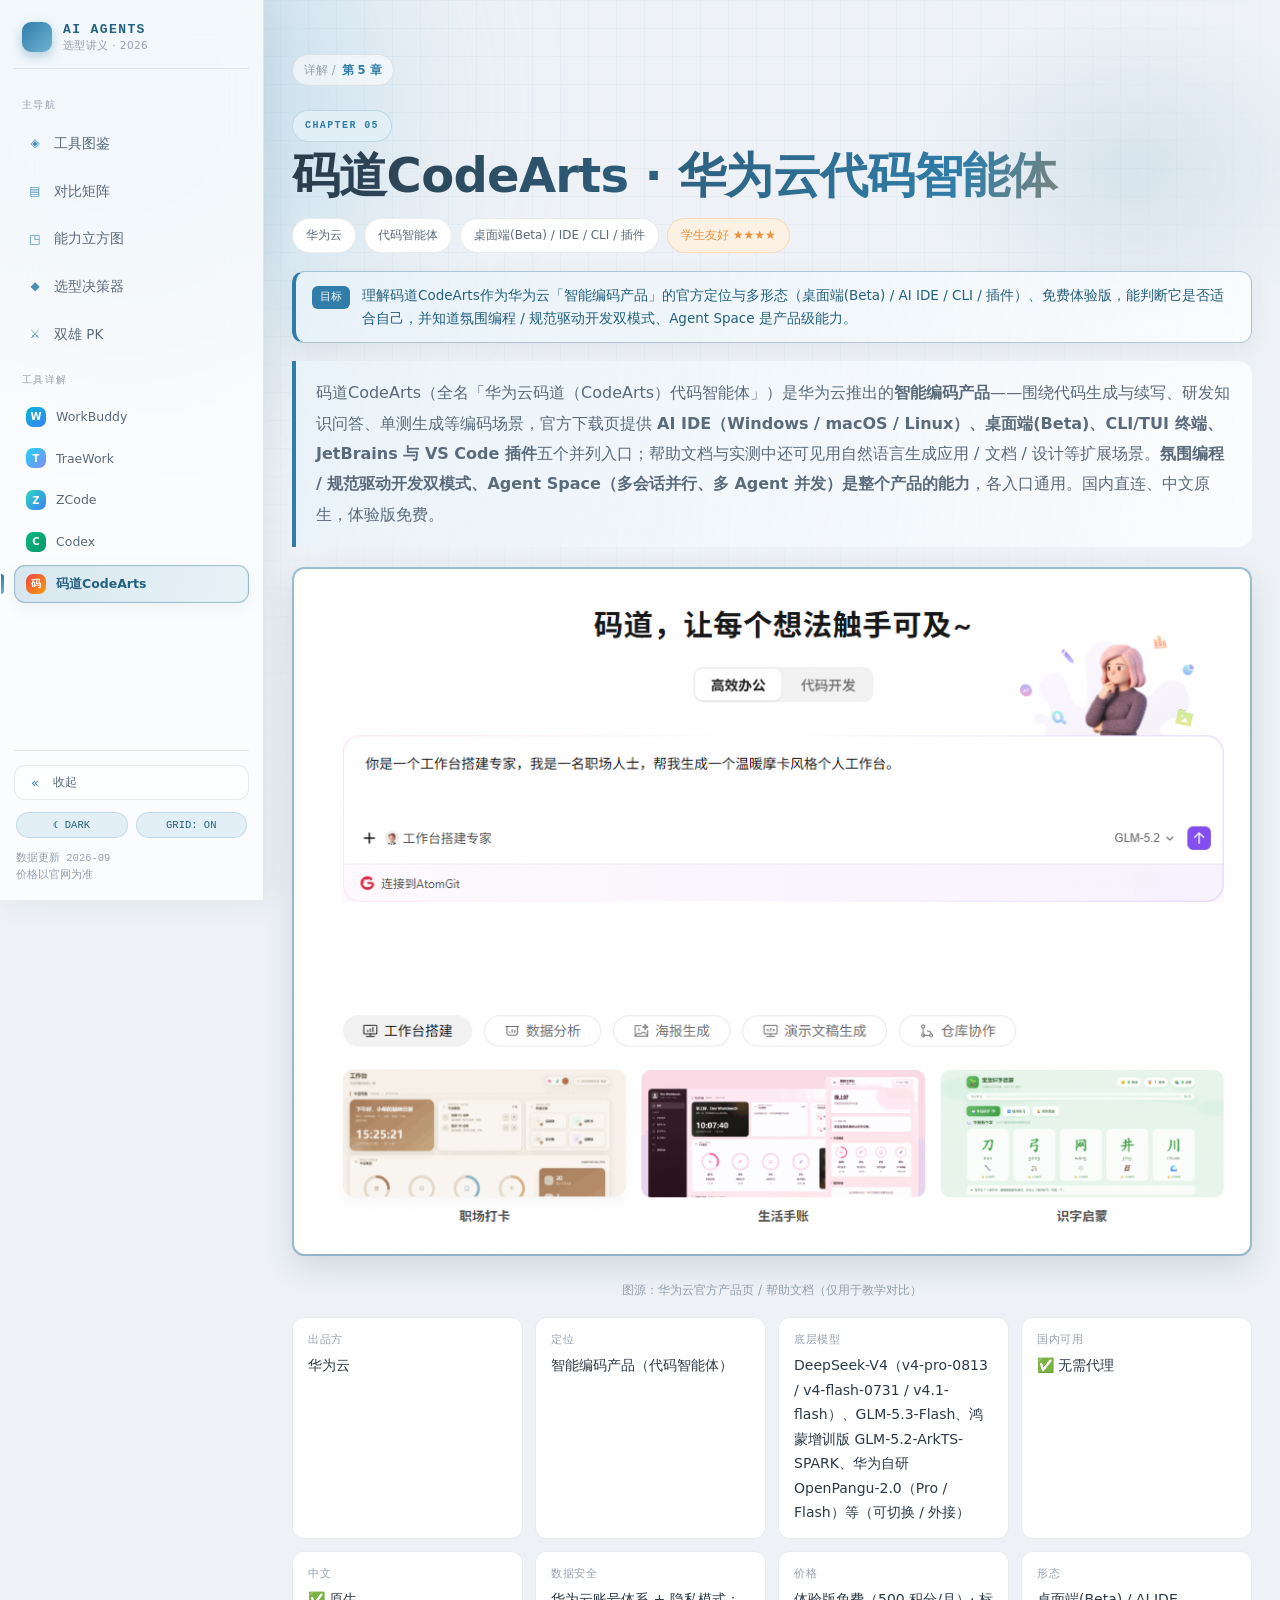
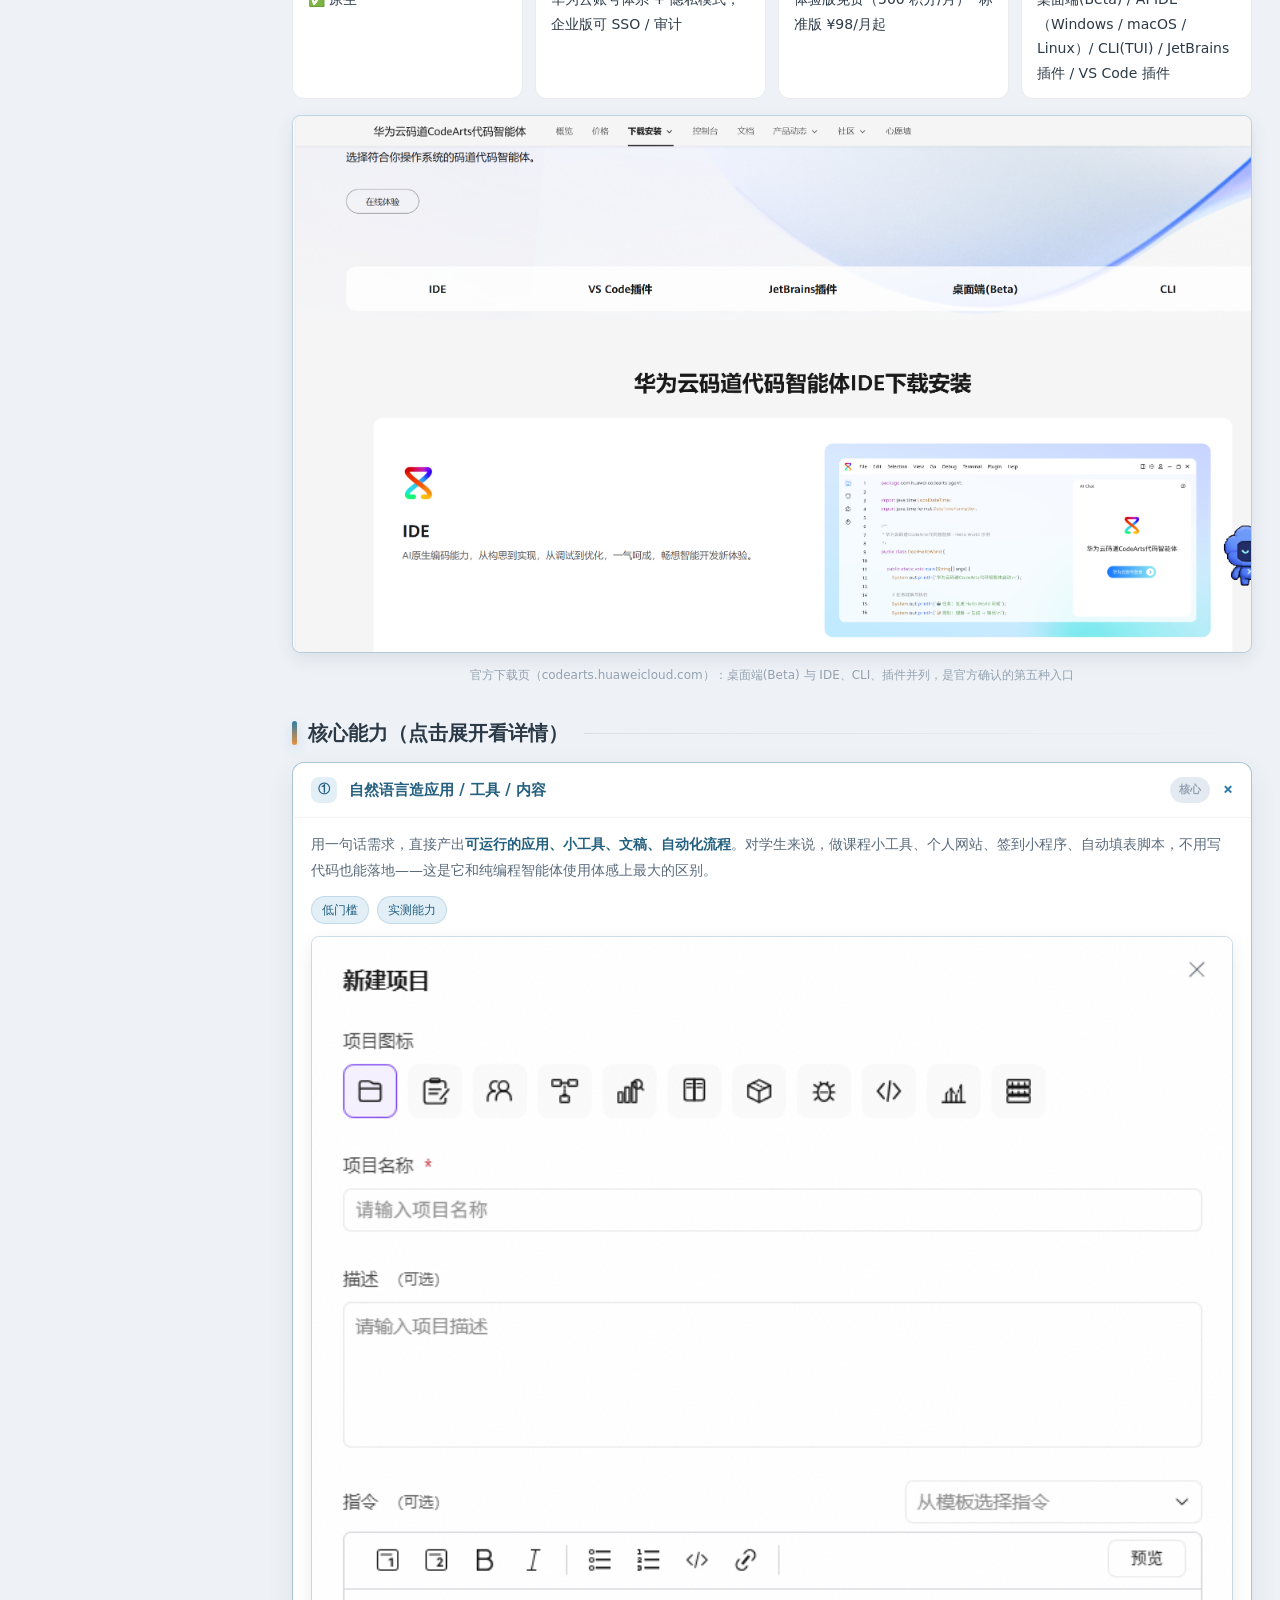
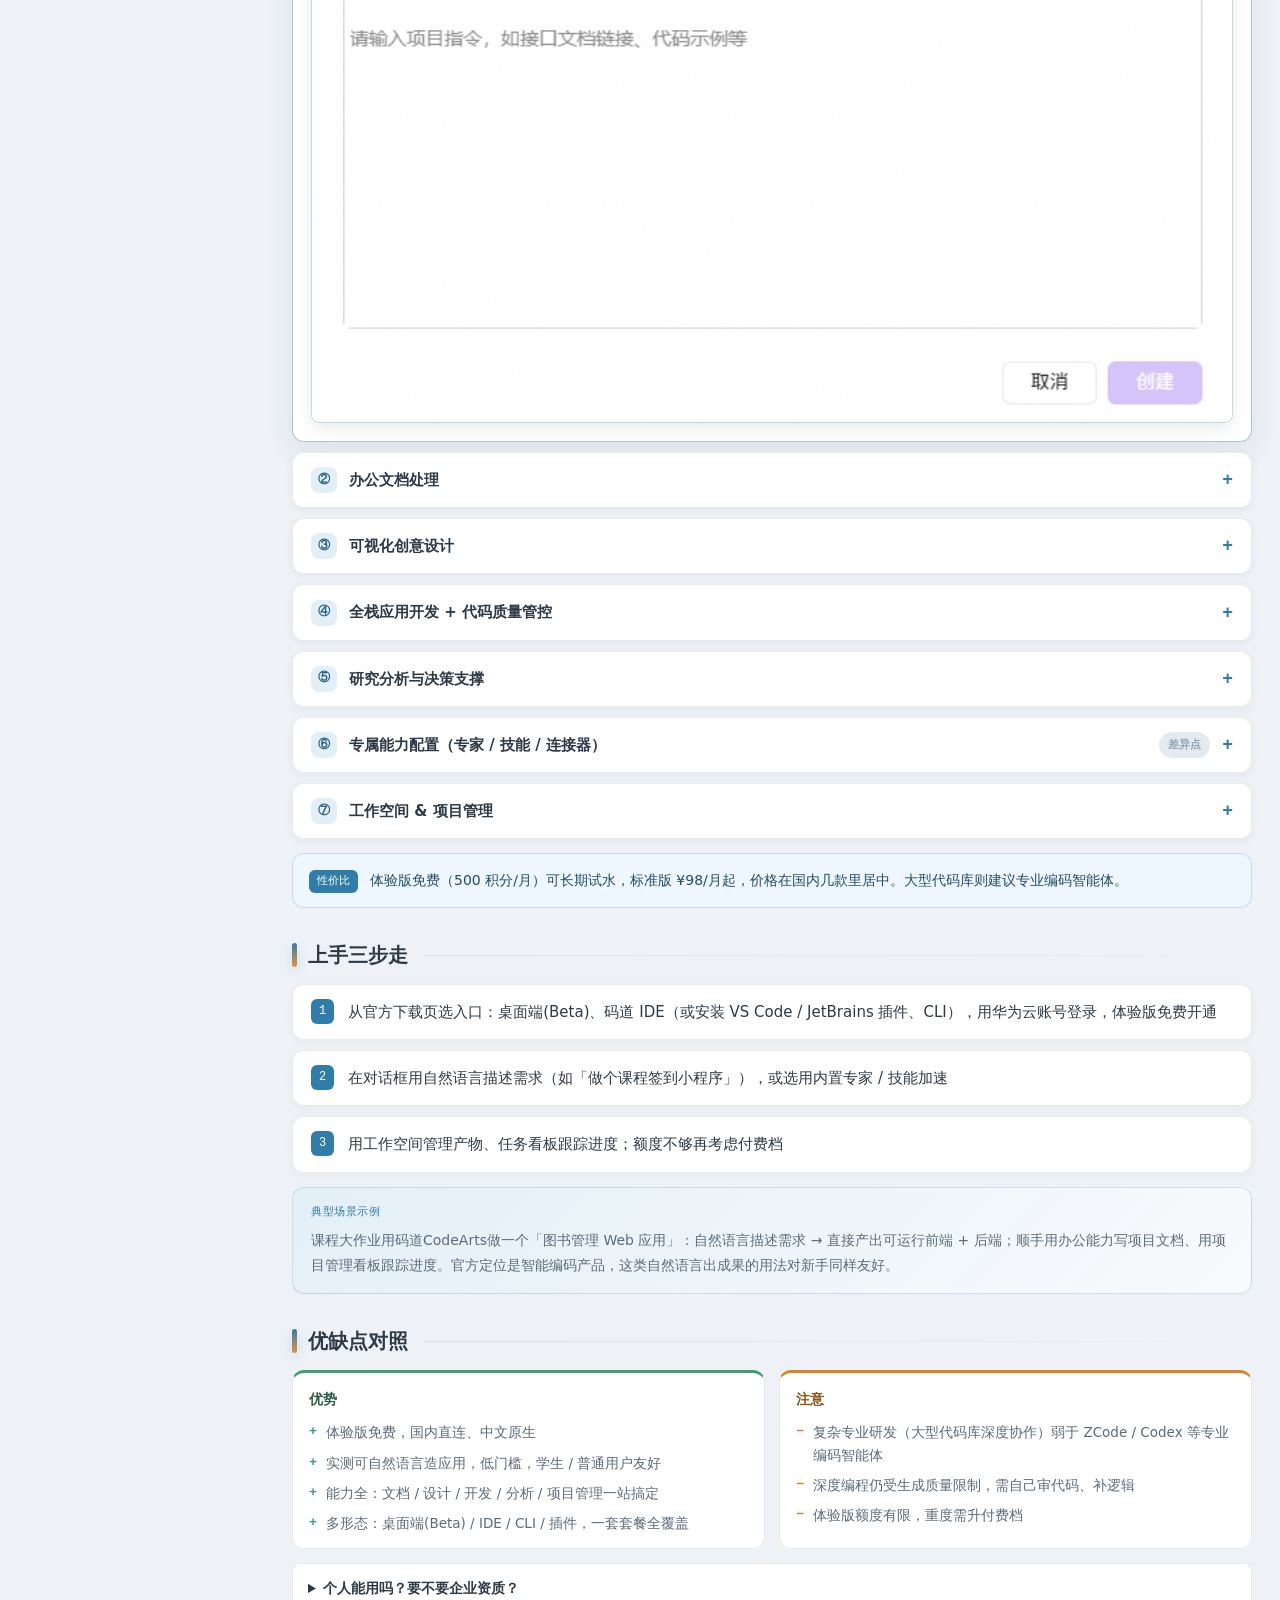
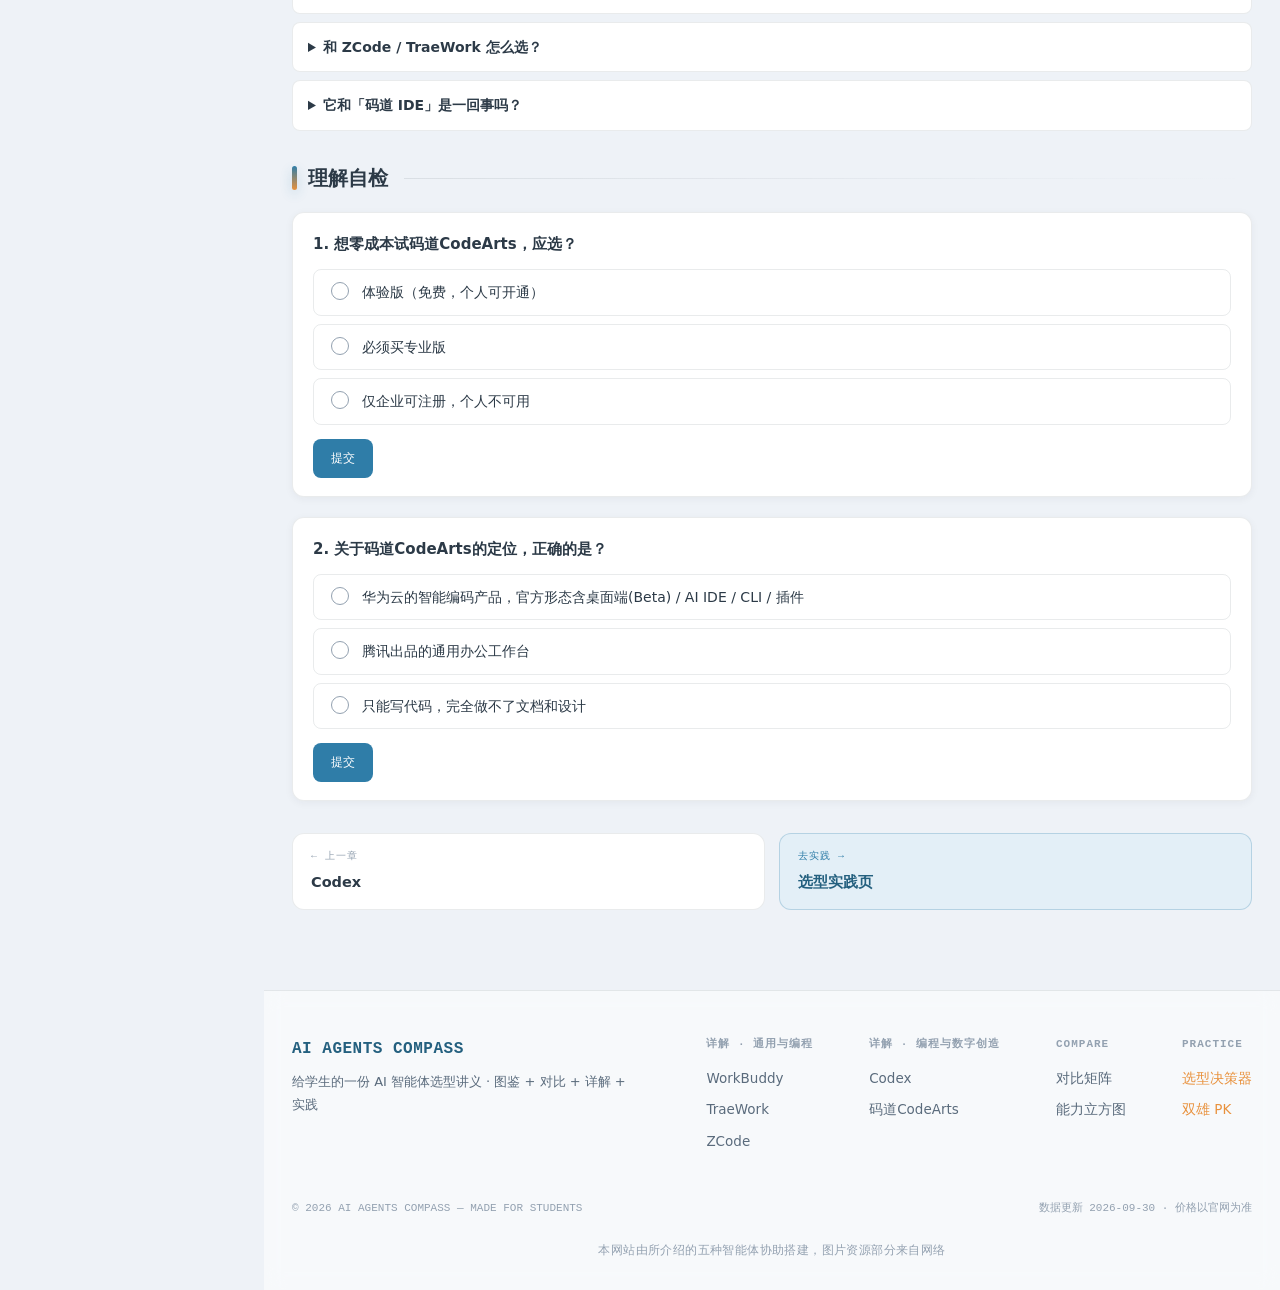
<file: agents/codearts.html>
﻿<!DOCTYPE html>
<html lang="zh-CN">
<head>
<meta charset="utf-8">
<meta name="viewport" content="width=device-width,initial-scale=1">
<title>AI 智能体对比 · 码道CodeArts 详解</title>
<link rel="stylesheet" href="../assets/css/style.css">
</head>
<body data-page="agent">
<div class="grid-bg" aria-hidden="true"></div>
<div class="glow a" aria-hidden="true"></div>

<aside class="sidebar">
  <a class="sb-brand" href="../index.html">
    <span class="logo-dot"></span>
    <span class="sb-brand-txt"><b>AI AGENTS</b><i>选型讲义 · 2026</i></span>
  </a>

  <p class="sb-label"><span>主导航</span></p>
  <a class="sb-item" href="../index.html" title="工具图鉴"><span class="ico">&#9672;</span><span class="txt">工具图鉴</span></a>
  <a class="sb-item" href="../compare.html" title="对比矩阵"><span class="ico">&#9636;</span><span class="txt">对比矩阵</span></a>
  <a class="sb-item" href="../quadrant.html" title="能力立方图"><span class="ico">&#9715;</span><span class="txt">能力立方图</span></a>
  <a class="sb-item" href="../practice.html" title="选型决策器"><span class="ico">&#9670;</span><span class="txt">选型决策器</span></a>
  <a class="sb-item" href="../pk.html" title="双雄 PK"><span class="ico">&#9876;</span><span class="txt">双雄 PK</span></a>

  <p class="sb-label"><span>工具详解</span></p>
  <a class="sb-item sm" href="workbuddy.html" title="WorkBuddy"><span class="dot wb">W</span><span class="txt">WorkBuddy</span></a>
  <a class="sb-item sm" href="traework.html" title="TraeWork"><span class="dot tw">T</span><span class="txt">TraeWork</span></a>
  <a class="sb-item sm" href="zcode.html" title="ZCode"><span class="dot zc">Z</span><span class="txt">ZCode</span></a>
  <a class="sb-item sm" href="codex.html" title="Codex"><span class="dot cx">C</span><span class="txt">Codex</span></a>
  <a class="sb-item sm active" href="codearts.html" title="码道CodeArts"><span class="dot ca">&#30721;</span><span class="txt">码道CodeArts</span></a>

  <div class="sb-foot">
    <button class="sb-collapse" id="sbCollapse" type="button" title="收起侧栏" aria-expanded="true">
      <span class="ico">&#171;</span><span class="txt">收起</span>
    </button>
    <div class="sb-ctl">
      <button class="pill" id="themeToggle" type="button">&#9790; DARK</button>
      <button class="pill" id="gridToggle" type="button">GRID: ON</button>
    </div>
    <p class="sb-note">数据更新 2026-09<br>价格以官网为准</p>
  </div>
</aside>
<button class="sb-toggle" id="sbToggle" aria-label="打开导航" aria-expanded="false"><span></span><span></span><span></span></button>
<div class="sb-mask" id="sbMask"></div>

<div class="wrap">
<main class="page">
  <p class="breadcrumb">详解 / <b>第 5 章</b></p>
  <p class="ch-kicker">CHAPTER 05</p>
  <h2 class="ch-title">码道CodeArts · 华为云代码智能体</h2>
  <div class="chips"><span class="chip">华为云</span><span class="chip">代码智能体</span><span class="chip">桌面端(Beta) / IDE / CLI / 插件</span><span class="chip warm">学生友好 ★★★★</span></div>
  <div class="obj"><span class="lbl">目标</span><div class="body">理解码道CodeArts作为华为云「智能编码产品」的官方定位与多形态（桌面端(Beta) / AI IDE / CLI / 插件）、免费体验版，能判断它是否适合自己，并知道氛围编程 / 规范驱动开发双模式、Agent Space 是产品级能力。</div></div>
  <p class="lead">码道CodeArts（全名「华为云码道（CodeArts）代码智能体」）是华为云推出的<b>智能编码产品</b>——围绕代码生成与续写、研发知识问答、单测生成等编码场景，官方下载页提供 <b>AI IDE（Windows / macOS / Linux）、桌面端(Beta)、CLI/TUI 终端、JetBrains 与 VS Code 插件</b>五个并列入口；帮助文档与实测中还可见用自然语言生成应用 / 文档 / 设计等扩展场景。<b>氛围编程 / 规范驱动开发双模式、Agent Space（多会话并行、多 Agent 并发）是整个产品的能力</b>，各入口通用。国内直连、中文原生，体验版免费。</p>

  <div class="hero-shot is-filled">
    <img src="../assets/screens/codearts-hero.png" alt="码道CodeArts主界面：让每个想法触手可及，含需求输入框与提示词卡片">
  </div>
  <p class="shot-cap">图源：华为云官方产品页 / 帮助文档（仅用于教学对比）</p>

  <div class="spec">
    <div class="cell"><div class="k">出品方</div><div class="v">华为云</div></div>
    <div class="cell"><div class="k">定位</div><div class="v">智能编码产品（代码智能体）</div></div>
    <div class="cell"><div class="k">底层模型</div><div class="v">DeepSeek-V4（v4-pro-0813 / v4-flash-0731 / v4.1-flash）、GLM-5.3-Flash、鸿蒙增训版 GLM-5.2-ArkTS-SPARK、华为自研 OpenPangu-2.0（Pro / Flash）等（可切换 / 外接）</div></div>
    <div class="cell"><div class="k">国内可用</div><div class="v">✅ 无需代理</div></div>
    <div class="cell"><div class="k">中文</div><div class="v">✅ 原生</div></div>
    <div class="cell"><div class="k">数据安全</div><div class="v">华为云账号体系 + 隐私模式；企业版可 SSO / 审计</div></div>
    <div class="cell"><div class="k">价格</div><div class="v">体验版免费（500 积分/月）· 标准版 ¥98/月起</div></div>
    <div class="cell"><div class="k">形态</div><div class="v">桌面端(Beta) / AI IDE（Windows / macOS / Linux）/ CLI(TUI) / JetBrains 插件 / VS Code 插件</div></div>
  </div>

  <div class="f-shot is-filled">
    <img src="../assets/screens/codearts-download.png" alt="华为云码道CodeArts官方下载页：IDE、VS Code 插件、JetBrains 插件、桌面端(Beta)、CLI 五个入口并列">
  </div>
  <p class="shot-cap">官方下载页（codearts.huaweicloud.com）：桌面端(Beta) 与 IDE、CLI、插件并列，是官方确认的第五种入口</p>

  <h3 class="sec-h">核心能力（点击展开看详情）</h3>
  <div class="feat-list">
    <details class="feat" open>
      <summary><span class="f-ico">①</span><span class="f-name">自然语言造应用 / 工具 / 内容</span><span class="f-tag">核心</span><span class="f-tg">+</span></summary>
      <div class="f-body">
        <p class="f-desc">用一句话需求，直接产出<b>可运行的应用、小工具、文稿、自动化流程</b>。对学生来说，做课程小工具、个人网站、签到小程序、自动填表脚本，不用写代码也能落地——这是它和纯编程智能体使用体感上最大的区别。</p>
        <div class="f-meta"><span class="m">低门槛</span><span class="m">实测能力</span></div>
        <div class="f-shot is-filled"><img src="../assets/screens/codearts-app.png" alt="码道CodeArts新建项目对话框（项目名称 / 描述 / 指令）"></div>
      </div>
    </details>
    <details class="feat">
      <summary><span class="f-ico">②</span><span class="f-name">办公文档处理</span><span class="f-tg">+</span></summary>
      <div class="f-body">
        <p class="f-desc">直接处理 <b>Word / Excel / PPT / PDF</b>：写报告、做演示、整理会议纪要、排版长文档。学生写论文初稿、做课程汇报 PPT、处理实验数据表格都能用。</p>
        <div class="f-meta"><span class="m">Word</span><span class="m">Excel</span><span class="m">PPT</span><span class="m">PDF</span></div>
        <div class="f-shot is-filled"><img src="../assets/screens/codearts-office.png" alt="码道CodeArts生成活动方案文档的结果（含方案概要与预算分配表）"></div>
      </div>
    </details>
    <details class="feat">
      <summary><span class="f-ico">③</span><span class="f-name">可视化创意设计</span><span class="f-tg">+</span></summary>
      <div class="f-body">
        <p class="f-desc">产出<b>海报、PPT、技术图表</b>，把创意想法转化为可视化成果；还能搭建个人工作台。适合社团宣传、课程展示、论文插图等场景。</p>
        <div class="f-meta"><span class="m">海报</span><span class="m">图表</span></div>
        <div class="f-shot is-filled"><img src="../assets/screens/codearts-design.png" alt="码道CodeArts生成的应用界面示例（职场打卡 / 生活手账 / 识字启蒙）"></div>
      </div>
    </details>
    <details class="feat">
      <summary><span class="f-ico">④</span><span class="f-name">全栈应用开发 + 代码质量管控</span><span class="f-tg">+</span></summary>
      <div class="f-body">
        <p class="f-desc">覆盖<b>前端、后端、鸿蒙</b>全栈开发，可直接输出可运行的应用交付物；同时提供代码评审、重构优化、安全审计、单元测试、编码规范修复等治理能力。比纯「说句话出应用」更进一步时，也能动手改代码。</p>
        <div class="f-meta"><span class="m">全栈</span><span class="m">代码治理</span></div>
        <div class="f-shot is-filled"><img src="../assets/screens/codearts-dev.png" alt="码道CodeArts代码仓与「问问码道」代码分析面板"></div>
      </div>
    </details>
    <details class="feat">
      <summary><span class="f-ico">⑤</span><span class="f-name">研究分析与决策支撑</span><span class="f-tg">+</span></summary>
      <div class="f-body">
        <p class="f-desc">开展<b>课题深度调研、市场趋势研判、数据解析</b>，输出 AI 行业简报，以客观依据辅助业务 / 学习决策。适合文献综述、竞品分析、调研报告。</p>
        <div class="f-meta"><span class="m">调研</span><span class="m">数据解析</span></div>
        <div class="f-shot is-filled"><img src="../assets/screens/codearts-analysis.png" alt="码道CodeArts「数据分析」能力：评价分析 / 活动分析 / 经营看板三类数据看板"></div>
      </div>
    </details>
    <details class="feat">
      <summary><span class="f-ico">⑥</span><span class="f-name">专属能力配置（专家 / 技能 / 连接器）</span><span class="f-tag">差异点</span><span class="f-tg">+</span></summary>
      <div class="f-body">
        <p class="f-desc">按需选用 <b>AI 专家角色或专家团</b>、系统预置<b>技能</b>、<b>MCP 外部连接器</b>（如网页开发、单元测试、代码评审、编译构建等），把工作台按自己的场景拼装起来，越用越顺手。</p>
        <div class="f-meta"><span class="m">专家团</span><span class="m">技能</span><span class="m">MCP 连接器</span></div>
        <div class="f-shot is-filled"><img src="../assets/screens/codearts-expert.png" alt="码道CodeArts「添加文件 > 专家」配置菜单"></div>
      </div>
    </details>
    <details class="feat">
      <summary><span class="f-ico">⑦</span><span class="f-name">工作空间 & 项目管理</span><span class="f-tg">+</span></summary>
      <div class="f-body">
        <p class="f-desc">关联本地目录，支持代码预览编辑、网页调试、Office 文档查阅编辑；<b>智能任务看板</b>覆盖项目 / 任务 / 执行 / 审核全流程，可一键下发计划给 AI Agent 自动执行；还支持<b>定时任务</b>，把周期活交给 AI。桌面端(Beta) / AI IDE / CLI / 插件多形态共用同一华为云账号与套餐。</p>
        <div class="f-meta"><span class="m">任务看板</span><span class="m">定时任务</span><span class="m">多形态共用</span></div>
        <div class="f-shot is-filled"><img src="../assets/screens/codearts-workspace.png" alt="码道CodeArts智能任务看板（待开始 / 进行中 / 待确认 / 已完成）"></div>
      </div>
    </details>
  </div>

  <div class="student"><span class="lbl">性价比</span><div>体验版免费（500 积分/月）可长期试水，标准版 ¥98/月起，价格在国内几款里居中。大型代码库则建议专业编码智能体。</div></div>

  <h3 class="sec-h">上手三步走</h3>
  <ol class="steps">
    <li><span class="n">1</span> 从官方下载页选入口：桌面端(Beta)、码道 IDE（或安装 VS Code / JetBrains 插件、CLI），用华为云账号登录，体验版免费开通</li>
    <li><span class="n">2</span> 在对话框用自然语言描述需求（如「做个课程签到小程序」），或选用内置专家 / 技能加速</li>
    <li><span class="n">3</span> 用工作空间管理产物、任务看板跟踪进度；额度不够再考虑付费档</li>
  </ol>

  <div class="example"><span class="et">典型场景示例</span>课程大作业用码道CodeArts做一个「图书管理 Web 应用」：自然语言描述需求 → 直接产出可运行前端 + 后端；顺手用办公能力写项目文档、用项目管理看板跟踪进度。官方定位是智能编码产品，这类自然语言出成果的用法对新手同样友好。</div>

  <h3 class="sec-h">优缺点对照</h3>
  <div class="proscons">
    <div class="pc-col pro"><h4>优势</h4><ul>
      <li>体验版免费，国内直连、中文原生</li>
      <li>实测可自然语言造应用，低门槛，学生 / 普通用户友好</li>
      <li>能力全：文档 / 设计 / 开发 / 分析 / 项目管理一站搞定</li>
      <li>多形态：桌面端(Beta) / IDE / CLI / 插件，一套套餐全覆盖</li>
    </ul></div>
    <div class="pc-col con"><h4>注意</h4><ul>
      <li>复杂专业研发（大型代码库深度协作）弱于 ZCode / Codex 等专业编码智能体</li>
      <li>深度编程仍受生成质量限制，需自己审代码、补逻辑</li>
      <li>体验版额度有限，重度需升付费档</li>
    </ul></div>
  </div>

  <div class="faq-mini">
    <details><summary>个人能用吗？要不要企业资质？</summary><div class="ans">可以。体验版对个人免费开放，无需企业资质；做课程小工具、文档、PPT 直接用它即可，用量变大再考虑付费档。</div></details>
    <details><summary>和 ZCode / TraeWork 怎么选？</summary><div class="ans">码道CodeArts官方定位是智能编码产品，支持全栈开发、代码审查、测试与 CI/CD，也提供自然语言驱动的低门槛应用创建，并覆盖文档、设计和分析；ZCode / TraeWork 更偏专业编码工作流。若重视完整研发流程，可优先比较工程协作能力；若想快速做出应用雏形，可关注自然语言创建体验。</div></details>
    <details><summary>它和「码道 IDE」是一回事吗？</summary><div class="ans">「码道 IDE」是它的官方入口之一（另有桌面端(Beta)、CLI/TUI 终端、JetBrains 与 VS Code 插件）。氛围编程 / 规范驱动开发双模式、Agent Space（多会话并行、多 Agent 并发）是整个产品的能力，各入口通用，并非 IDE 独有。</div></details>
  </div>

  <h3 class="sec-h">理解自检</h3>
  <div class="quiz" data-answer="A" data-explain="码道CodeArts体验版对个人免费开放，无需企业资质，个人可直接开通试用。">
    <div class="q">1. 想零成本试码道CodeArts，应选？</div>
    <div class="opts">
      <label><input type="radio" name="caq" value="A"> 体验版（免费，个人可开通）</label>
      <label><input type="radio" name="caq" value="B"> 必须买专业版</label>
      <label><input type="radio" name="caq" value="C"> 仅企业可注册，个人不可用</label>
    </div>
    <button class="submit">提交</button><div class="fb"></div>
  </div>
  <div class="quiz" data-answer="A" data-explain="官方定位是智能编码产品（代码智能体），形态覆盖桌面端(Beta) / AI IDE / CLI / 插件；实测中它也能用自然语言生成应用 / 文档，对新手友好。">
    <div class="q">2. 关于码道CodeArts的定位，正确的是？</div>
    <div class="opts">
      <label><input type="radio" name="caq2" value="A"> 华为云的智能编码产品，官方形态含桌面端(Beta) / AI IDE / CLI / 插件</label>
      <label><input type="radio" name="caq2" value="B"> 腾讯出品的通用办公工作台</label>
      <label><input type="radio" name="caq2" value="C"> 只能写代码，完全做不了文档和设计</label>
    </div>
    <button class="submit">提交</button><div class="fb"></div>
  </div>

  <div class="chap-nav">
    <a class="nav-card" href="codex.html"><span class="lbl">← 上一章</span><span class="t">Codex</span></a>
    <a class="nav-card next" href="../practice.html"><span class="lbl">去实践 →</span><span class="t">选型实践页</span></a>
  </div>
</main>
</div>

<footer class="footer">
  <div class="footer-in">
    <div class="f-brand">
      <span class="f-logo">AI AGENTS COMPASS</span>
      <span class="f-tag">给学生的一份 AI 智能体选型讲义 · 图鉴 + 对比 + 详解 + 实践</span>
    </div>
    <div class="f-cols">
      <div class="f-col">
        <h4>详解 · 通用与编程</h4>
        <a href="workbuddy.html">WorkBuddy</a>
        <a href="traework.html">TraeWork</a>
        <a href="zcode.html">ZCode</a>
      </div>
      <div class="f-col">
        <h4>详解 · 编程与数字创造</h4>
        <a href="codex.html">Codex</a>
        <a href="codearts.html">码道CodeArts</a>
      </div>
      <div class="f-col">
        <h4>COMPARE</h4>
        <a href="../compare.html">对比矩阵</a>
        <a href="../quadrant.html">能力立方图</a>
      </div>
      <div class="f-col">
        <h4>PRACTICE</h4>
        <a class="warm" href="../practice.html">选型决策器</a>
        <a class="warm" href="../pk.html">双雄 PK</a>
      </div>
    </div>
  </div>
  <div class="footer-bar">
    <span>© 2026 AI AGENTS COMPASS — MADE FOR STUDENTS</span>
    <span>数据更新 2026-09-30 · 价格以官网为准</span>
    <span class="footer-made">本网站由所介绍的五种智能体协助搭建，图片资源部分来自网络</span>
  </div>
</footer>

<script src="../assets/js/site.js"></script>
</body>
</html>
</file>
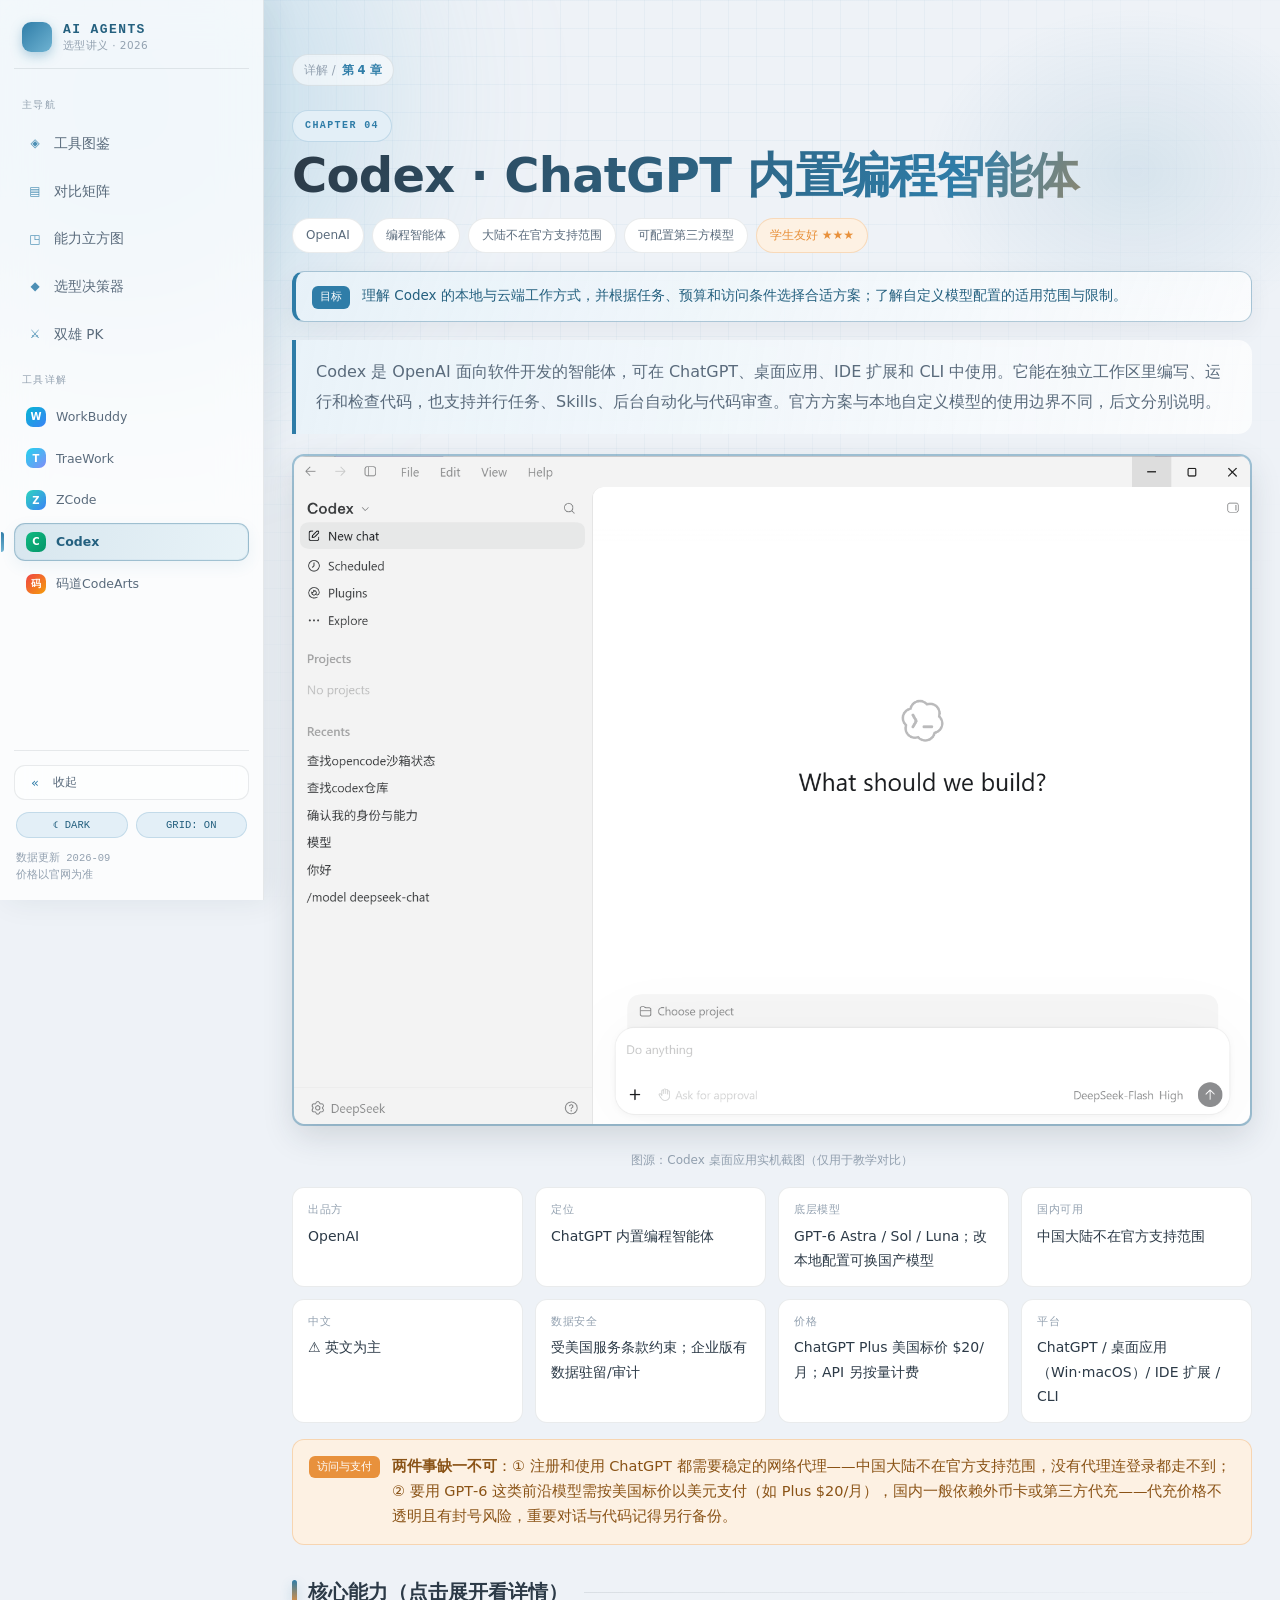
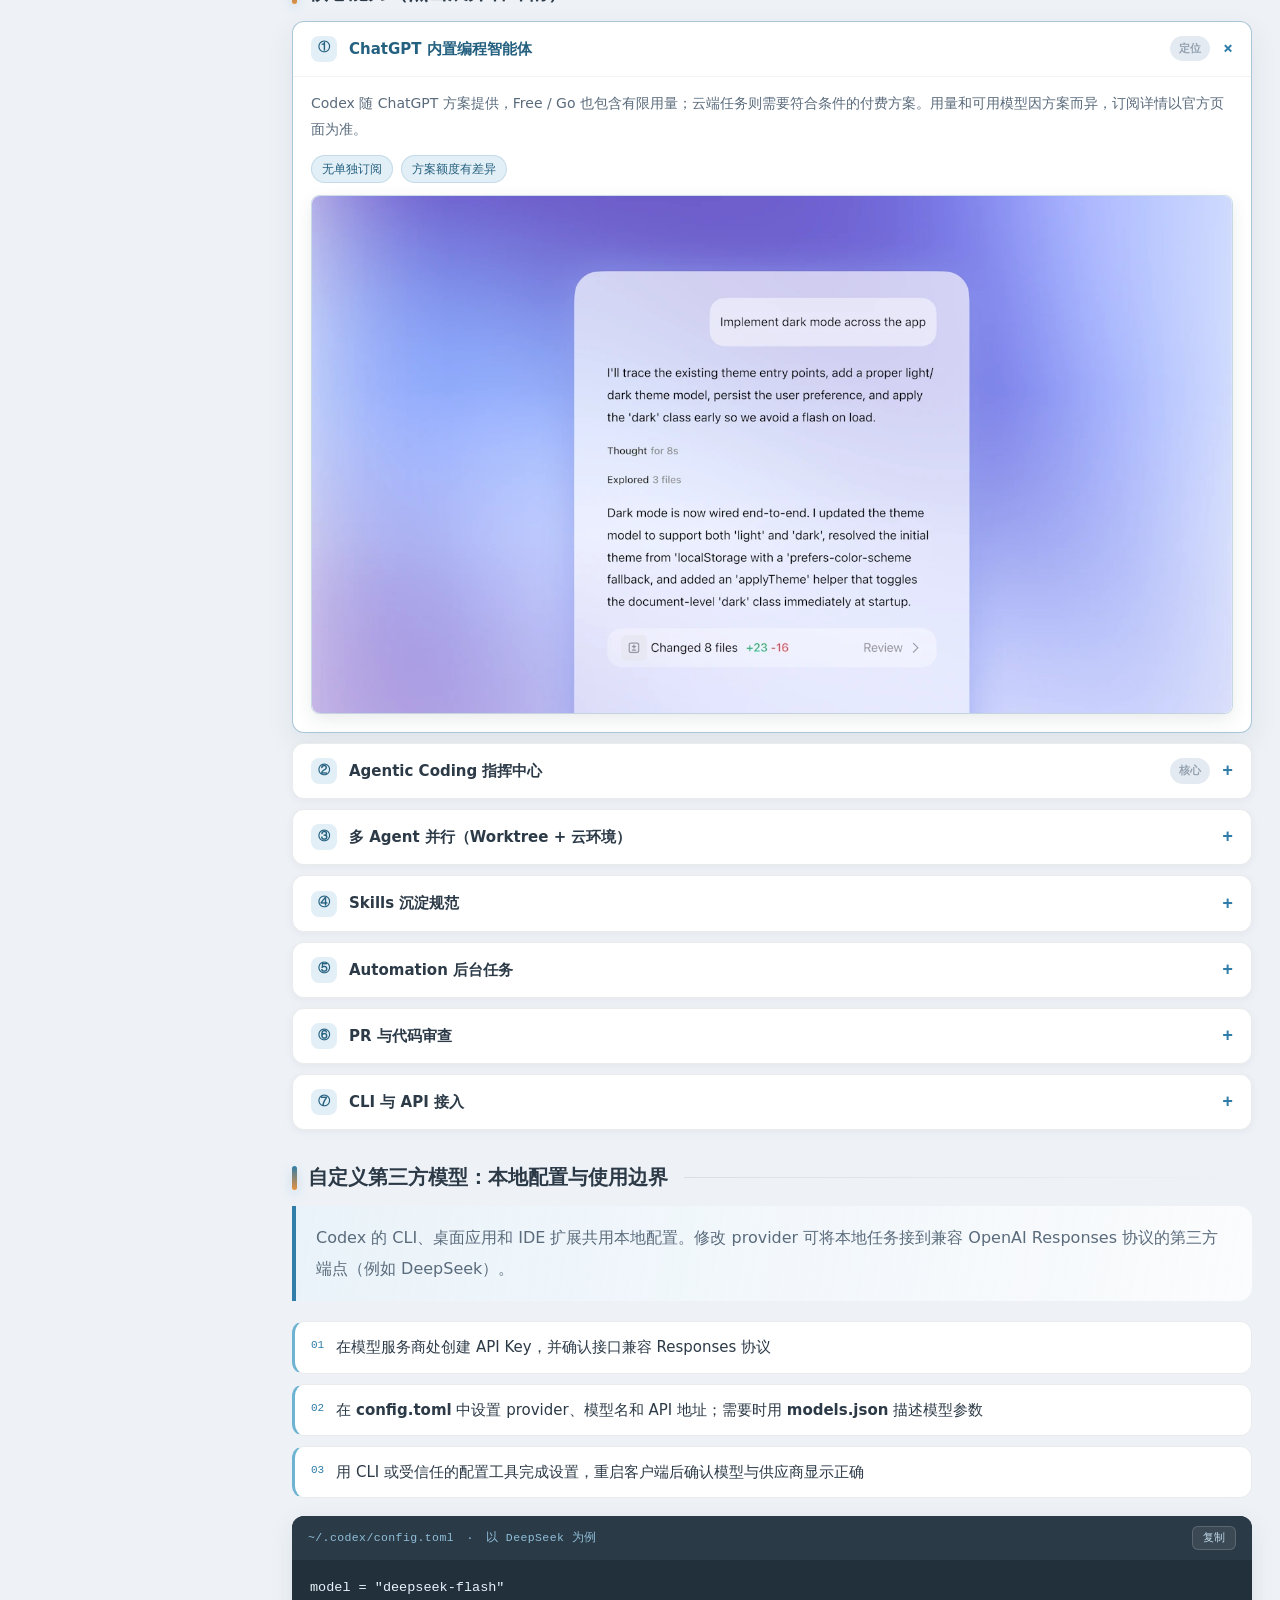
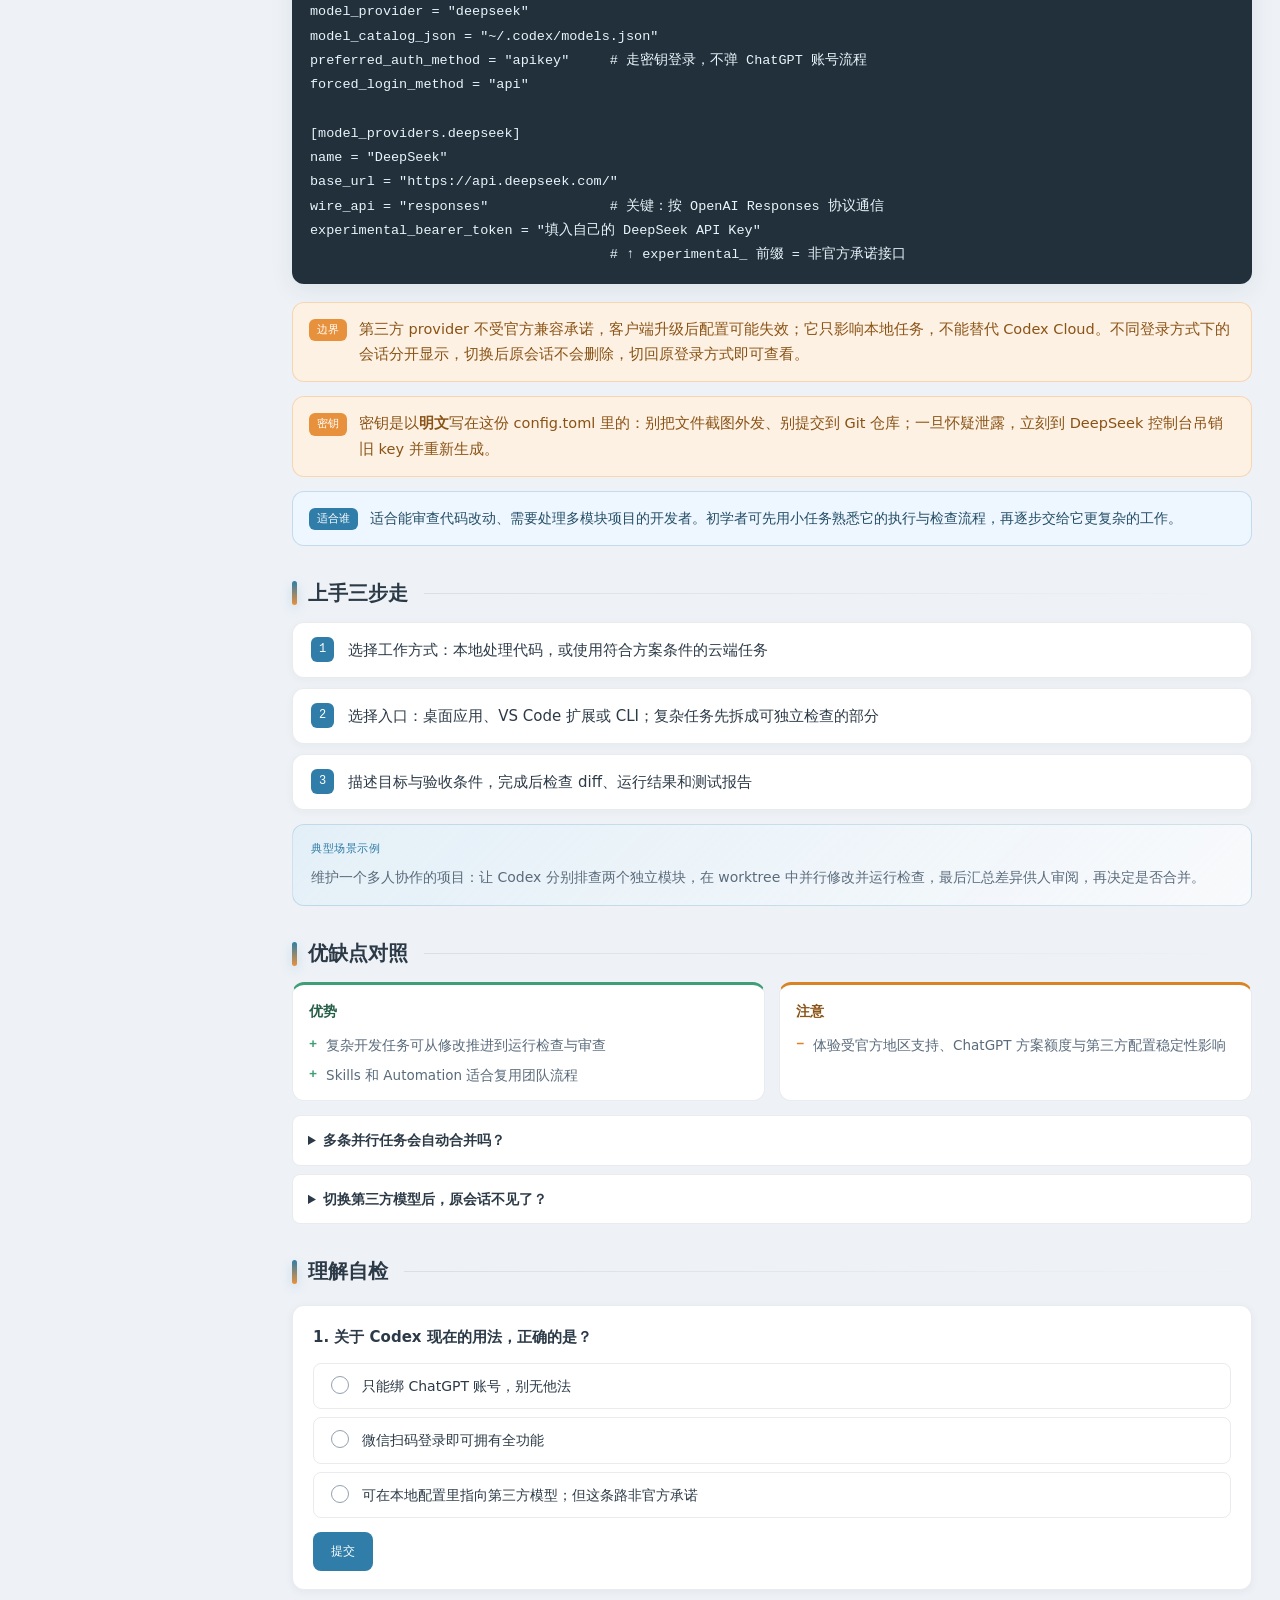
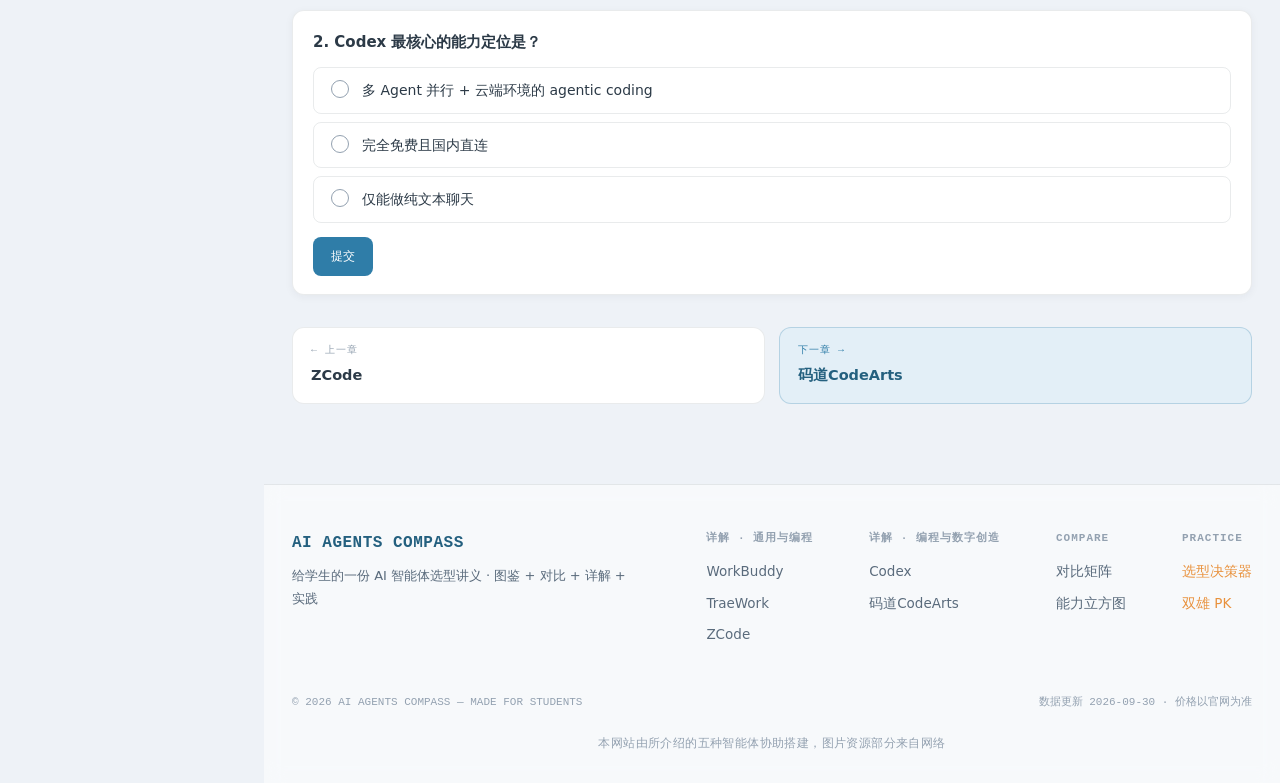
<file: agents/codex.html>
﻿<!DOCTYPE html>
<html lang="zh-CN">
<head>
<meta charset="utf-8">
<meta name="viewport" content="width=device-width,initial-scale=1">
<title>AI 智能体对比 · Codex 详解</title>
<link rel="stylesheet" href="../assets/css/style.css">
</head>
<body data-page="agent">
<div class="grid-bg" aria-hidden="true"></div>
<div class="glow a" aria-hidden="true"></div>

<aside class="sidebar">
  <a class="sb-brand" href="../index.html">
    <span class="logo-dot"></span>
    <span class="sb-brand-txt"><b>AI AGENTS</b><i>选型讲义 · 2026</i></span>
  </a>

  <p class="sb-label"><span>主导航</span></p>
  <a class="sb-item" href="../index.html" title="工具图鉴"><span class="ico">&#9672;</span><span class="txt">工具图鉴</span></a>
  <a class="sb-item" href="../compare.html" title="对比矩阵"><span class="ico">&#9636;</span><span class="txt">对比矩阵</span></a>
  <a class="sb-item" href="../quadrant.html" title="能力立方图"><span class="ico">&#9715;</span><span class="txt">能力立方图</span></a>
  <a class="sb-item" href="../practice.html" title="选型决策器"><span class="ico">&#9670;</span><span class="txt">选型决策器</span></a>
  <a class="sb-item" href="../pk.html" title="双雄 PK"><span class="ico">&#9876;</span><span class="txt">双雄 PK</span></a>

  <p class="sb-label"><span>工具详解</span></p>
  <a class="sb-item sm" href="workbuddy.html" title="WorkBuddy"><span class="dot wb">W</span><span class="txt">WorkBuddy</span></a>
  <a class="sb-item sm" href="traework.html" title="TraeWork"><span class="dot tw">T</span><span class="txt">TraeWork</span></a>
  <a class="sb-item sm" href="zcode.html" title="ZCode"><span class="dot zc">Z</span><span class="txt">ZCode</span></a>
  <a class="sb-item sm active" href="codex.html" title="Codex"><span class="dot cx">C</span><span class="txt">Codex</span></a>
  <a class="sb-item sm" href="codearts.html" title="码道CodeArts"><span class="dot ca">&#30721;</span><span class="txt">码道CodeArts</span></a>

  <div class="sb-foot">
    <button class="sb-collapse" id="sbCollapse" type="button" title="收起侧栏" aria-expanded="true">
      <span class="ico">&#171;</span><span class="txt">收起</span>
    </button>
    <div class="sb-ctl">
      <button class="pill" id="themeToggle" type="button">&#9790; DARK</button>
      <button class="pill" id="gridToggle" type="button">GRID: ON</button>
    </div>
    <p class="sb-note">数据更新 2026-09<br>价格以官网为准</p>
  </div>
</aside>
<button class="sb-toggle" id="sbToggle" aria-label="打开导航" aria-expanded="false"><span></span><span></span><span></span></button>
<div class="sb-mask" id="sbMask"></div>

<div class="wrap">
<main class="page">
  <p class="breadcrumb">详解 / <b>第 4 章</b></p>
  <p class="ch-kicker">CHAPTER 04</p>
  <h2 class="ch-title">Codex · ChatGPT 内置编程智能体</h2>
  <div class="chips"><span class="chip">OpenAI</span><span class="chip">编程智能体</span><span class="chip">大陆不在官方支持范围</span><span class="chip">可配置第三方模型</span><span class="chip warm">学生友好 ★★★</span></div>
  <div class="obj"><span class="lbl">目标</span><div class="body">理解 Codex 的本地与云端工作方式，并根据任务、预算和访问条件选择合适方案；了解自定义模型配置的适用范围与限制。</div></div>
  <p class="lead">Codex 是 OpenAI 面向软件开发的智能体，可在 ChatGPT、桌面应用、IDE 扩展和 CLI 中使用。它能在独立工作区里编写、运行和检查代码，也支持并行任务、Skills、后台自动化与代码审查。官方方案与本地自定义模型的使用边界不同，后文分别说明。</p>

  <div class="hero-shot is-filled">
    <img src="../assets/screens/codex-app.png" alt="Codex 桌面应用主界面：左侧是功能栏（New chat / Scheduled / Plugins / Explore，Projects 为空，Recents 列出历史会话，左下角显示当前模型），右侧主区域是「What should we build?」新任务页，底部为「Choose project」项目选择条与任务输入框（含「Ask for approval」审批模式开关）">
  </div>
  <p class="shot-cap">图源：Codex 桌面应用实机截图（仅用于教学对比）</p>

  <div class="spec">
    <div class="cell"><div class="k">出品方</div><div class="v">OpenAI</div></div>
    <div class="cell"><div class="k">定位</div><div class="v">ChatGPT 内置编程智能体</div></div>
    <div class="cell"><div class="k">底层模型</div><div class="v">GPT‑6 Astra / Sol / Luna；改本地配置可换国产模型</div></div>
    <div class="cell"><div class="k">国内可用</div><div class="v">中国大陆不在官方支持范围</div></div>
    <div class="cell"><div class="k">中文</div><div class="v">⚠️ 英文为主</div></div>
    <div class="cell"><div class="k">数据安全</div><div class="v">受美国服务条款约束；企业版有数据驻留/审计</div></div>
    <div class="cell"><div class="k">价格</div><div class="v">ChatGPT Plus 美国标价 $20/月；API 另按量计费</div></div>
    <div class="cell"><div class="k">平台</div><div class="v">ChatGPT / 桌面应用（Win·macOS）/ IDE 扩展 / CLI</div></div>
  </div>

  <div class="callout warn"><span class="lbl">访问与支付</span><div><b>两件事缺一不可</b>：① 注册和使用 ChatGPT 都需要稳定的网络代理——中国大陆不在官方支持范围，没有代理连登录都走不到；② 要用 GPT‑6 这类前沿模型需按美国标价以美元支付（如 Plus $20/月），国内一般依赖外币卡或第三方代充——代充价格不透明且有封号风险，重要对话与代码记得另行备份。</div></div>

  <h3 class="sec-h">核心能力（点击展开看详情）</h3>
  <div class="feat-list">
    <details class="feat" open>
      <summary><span class="f-ico">①</span><span class="f-name">ChatGPT 内置编程智能体</span><span class="f-tag">定位</span><span class="f-tg">+</span></summary>
      <div class="f-body">
        <p class="f-desc">Codex 随 ChatGPT 方案提供，Free / Go 也包含有限用量；云端任务则需要符合条件的付费方案。用量和可用模型因方案而异，订阅详情以官方页面为准。</p>
        <div class="f-meta"><span class="m">无单独订阅</span><span class="m">方案额度有差异</span></div>
        <div class="f-shot is-filled"><img src="../assets/screens/codex-hero.webp" alt="Codex 执行任务的全过程：用户下达「Implement dark mode across the app」，Agent 说明实现思路并汇报已端到端接通主题，显示 Thought for 8s、Explored 3 files，底部为 Changed 8 files +23 −16 与 Review 入口"></div>
      </div>
    </details>
    <details class="feat">
      <summary><span class="f-ico">②</span><span class="f-name">Agentic Coding 指挥中心</span><span class="f-tag">核心</span><span class="f-tg">+</span></summary>
      <div class="f-body">
        <p class="f-desc">描述要实现的目标后，Codex 可以在本地或云端工作区读取项目、修改文件、运行命令并汇报结果。云端任务可在电脑休眠时继续运行；本地任务则沿用当前设备与项目环境。</p>
        <div class="f-meta"><span class="m">本地与云端工作区</span></div>
        <div class="f-shot is-filled"><img src="../assets/screens/codex-ide.webp" alt="委派任务后的结果视图：Agent 汇报已实现滑块并补齐无障碍属性，反问「Do you want me to add tests?」，下方列出 2 files edited +123 −42 及 slider.tsx、page.tsx 两个文件的改动量"></div>
      </div>
    </details>
    <details class="feat">
      <summary><span class="f-ico">③</span><span class="f-name">多 Agent 并行（Worktree + 云环境）</span><span class="f-tg">+</span></summary>
      <div class="f-body">
        <p class="f-desc">复杂任务可以拆成多条并行工作，各自在独立 worktree 中改动，降低文件冲突。侧栏按项目整理会话，方便切换任务和查看进展；合并前仍需检查各自的改动。</p>
        <div class="f-meta"><span class="m">隔离改动</span><span class="m">并行处理</span></div>
        <div class="f-shot is-filled"><img src="../assets/screens/codex-multiagent.webp" alt="ChatGPT Codex 桌面应用的线程侧栏：New chat / Search / Plugins / Scheduled / Sites 入口，Pinned 区并排挂着多个进行中的线程，下方按 Projects 分组"></div>
      </div>
    </details>
    <details class="feat">
      <summary><span class="f-ico">④</span><span class="f-name">Skills 沉淀规范</span><span class="f-tg">+</span></summary>
      <div class="f-body">
        <p class="f-desc">把团队的编码标准、工作流写成 <b>Skill</b>，跨任务一致复用、减少人工监督——让"最佳实践"变成 Agent 默认遵循的肌肉记忆。</p>
        <div class="f-meta"><span class="m">少监督</span></div>
        <div class="f-shot is-filled"><img src="../assets/screens/codex-skills.webp" alt="调用 Skill 的对话：用户说「Use the imagegen skill to turn my website assets into clouds」，Agent 按该技能执行并回报 Worked for 45s，下方给出处理后的成品图"></div>
      </div>
    </details>
    <details class="feat">
      <summary><span class="f-ico">⑤</span><span class="f-name">Automation 后台任务</span><span class="f-tg">+</span></summary>
      <div class="f-body">
        <p class="f-desc">定时或触发式跑长任务：自动 issue 分流、告警监控、CI/CD 巡检等，结果进入审核队列，适合"挂机"型工程维护。</p>
        <div class="f-meta"><span class="m">挂机执行</span></div>
        <div class="f-shot is-filled"><img src="../assets/screens/codex-automation.webp" alt="Automation 任务队列：Up next 区显示 CI/CD Watch（进行中）、Morning Triage（13 分钟后启动）、Issue Sweep（4 小时后），下方 Unread / Read 分区列出已产出的结果"></div>
      </div>
    </details>
    <details class="feat">
      <summary><span class="f-ico">⑥</span><span class="f-name">PR 与代码审查</span><span class="f-tg">+</span></summary>
      <div class="f-body">
        <p class="f-desc">自动生成变更摘要与 diff、给出高质量 <b>review</b> 意见，从源头把控质量；也能直接代开 PR、修 CI 失败，闭环更完整。</p>
        <div class="f-meta"><span class="m">提质</span></div>
        <div class="f-shot is-filled"><img src="../assets/screens/codex-review.webp" alt="代码审查结果：用户要求「Review my current changes and call out the highest-risk issues first」，Agent 对照 diff 输出分级意见 P1「Interval cleanup missing」并附说明与 Fix with Codex 按钮，下方还有 P2 项"></div>
      </div>
    </details>
    <details class="feat">
      <summary><span class="f-ico">⑦</span><span class="f-name">CLI 与 API 接入</span><span class="f-tg">+</span></summary>
      <div class="f-body">
        <p class="f-desc">CLI 可从终端启动编码任务；另可通过 OpenAI API 将模型接入自有工具，按 Token 用量计费。例如 GPT‑6 Sol 为 <b>$2 / $10</b>、Luna 为 <b>$0.10 / $0.50</b>（每百万输入 / 输出 Token；价格可能调整）。</p>
        <div class="f-meta"><span class="m">CLI 执行任务</span><span class="m">API 与 ChatGPT 订阅分开计费</span></div>
        <div class="f-shot is-filled"><img src="../assets/screens/codex-cli.webp" alt="Codex CLI 终端界面：标题栏显示 OpenAI Codex 版本与当前模型、工作目录，提示可用 /fork 分叉会话，命令行中输入「Hey Codex, implement dark mode」，底部显示剩余上下文 100% context left"></div>
      </div>
    </details>
  </div>

  <h3 class="sec-h">自定义第三方模型：本地配置与使用边界</h3>
  <p class="lead">Codex 的 CLI、桌面应用和 IDE 扩展共用本地配置。修改 provider 可将本地任务接到兼容 OpenAI Responses 协议的第三方端点（例如 DeepSeek）。</p>
  <ul class="points">
    <li><span class="n">01</span><span>在模型服务商处创建 API Key，并确认接口兼容 Responses 协议</span></li>
    <li><span class="n">02</span><span>在 <b>config.toml</b> 中设置 provider、模型名和 API 地址；需要时用 <b>models.json</b> 描述模型参数</span></li>
    <li><span class="n">03</span><span>用 CLI 或受信任的配置工具完成设置，重启客户端后确认模型与供应商显示正确</span></li>
  </ul>

  <div class="code">
    <div class="code-bar"><span class="t">~/.codex/config.toml　·　以 DeepSeek 为例</span><button class="copy-btn" type="button">复制</button></div>
    <pre><code>model = "deepseek-flash"
model_provider = "deepseek"
model_catalog_json = "~/.codex/models.json"
preferred_auth_method = "apikey"     # 走密钥登录，不弹 ChatGPT 账号流程
forced_login_method = "api"

[model_providers.deepseek]
name = "DeepSeek"
base_url = "https://api.deepseek.com/"
wire_api = "responses"               # 关键：按 OpenAI Responses 协议通信
experimental_bearer_token = "填入自己的 DeepSeek API Key"
                                     # ↑ experimental_ 前缀 = 非官方承诺接口</code></pre>
  </div>

  <div class="callout warn"><span class="lbl">边界</span><div>第三方 provider 不受官方兼容承诺，客户端升级后配置可能失效；它只影响本地任务，不能替代 Codex Cloud。不同登录方式下的会话分开显示，切换后原会话不会删除，切回原登录方式即可查看。</div></div>

  <div class="callout warn"><span class="lbl">密钥</span><div>密钥是以<b>明文</b>写在这份 config.toml 里的：别把文件截图外发、别提交到 Git 仓库；一旦怀疑泄露，立刻到 DeepSeek 控制台吊销旧 key 并重新生成。</div></div>

  <div class="student"><span class="lbl">适合谁</span><div>适合能审查代码改动、需要处理多模块项目的开发者。初学者可先用小任务熟悉它的执行与检查流程，再逐步交给它更复杂的工作。</div></div>

  <h3 class="sec-h">上手三步走</h3>
  <ol class="steps">
    <li><span class="n">1</span> 选择工作方式：本地处理代码，或使用符合方案条件的云端任务</li>
    <li><span class="n">2</span> 选择入口：桌面应用、VS Code 扩展或 CLI；复杂任务先拆成可独立检查的部分</li>
    <li><span class="n">3</span> 描述目标与验收条件，完成后检查 diff、运行结果和测试报告</li>
  </ol>

  <div class="example"><span class="et">典型场景示例</span>维护一个多人协作的项目：让 Codex 分别排查两个独立模块，在 worktree 中并行修改并运行检查，最后汇总差异供人审阅，再决定是否合并。</div>

  <h3 class="sec-h">优缺点对照</h3>
  <div class="proscons">
    <div class="pc-col pro"><h4>优势</h4><ul>
      <li>复杂开发任务可从修改推进到运行检查与审查</li>
      <li>Skills 和 Automation 适合复用团队流程</li>
    </ul></div>
    <div class="pc-col con"><h4>注意</h4><ul>
      <li>体验受官方地区支持、ChatGPT 方案额度与第三方配置稳定性影响</li>
    </ul></div>
  </div>

  <div class="faq-mini">
    <details><summary>多条并行任务会自动合并吗？</summary><div class="ans">不会自动决定合并。先检查各 worktree 的 diff 和运行结果，再手动选择要保留的改动。</div></details>
    <details><summary>切换第三方模型后，原会话不见了？</summary><div class="ans">会话按登录方式分开显示。切回原来的 ChatGPT 登录方式即可找回对应会话。</div></details>
  </div>

  <h3 class="sec-h">理解自检</h3>
  <div class="quiz" data-answer="C" data-explain="本地配置可接入兼容端点，但属于非官方承诺的用法，不能替代 Codex Cloud。">
    <div class="q">1. 关于 Codex 现在的用法，正确的是？</div>
    <div class="opts">
      <label><input type="radio" name="cxq" value="A"> 只能绑 ChatGPT 账号，别无他法</label>
      <label><input type="radio" name="cxq" value="B"> 微信扫码登录即可拥有全功能</label>
      <label><input type="radio" name="cxq" value="C"> 可在本地配置里指向第三方模型；但这条路非官方承诺</label>
    </div>
    <button class="submit">提交</button><div class="fb"></div>
  </div>
  <div class="quiz" data-answer="A" data-explain="Codex 的核心是把代码编写、执行、并行处理与审查连成工作流。">
    <div class="q">2. Codex 最核心的能力定位是？</div>
    <div class="opts">
      <label><input type="radio" name="cxq2" value="A"> 多 Agent 并行 + 云端环境的 agentic coding</label>
      <label><input type="radio" name="cxq2" value="B"> 完全免费且国内直连</label>
      <label><input type="radio" name="cxq2" value="C"> 仅能做纯文本聊天</label>
    </div>
    <button class="submit">提交</button><div class="fb"></div>
  </div>

  <div class="chap-nav">
    <a class="nav-card" href="zcode.html"><span class="lbl">← 上一章</span><span class="t">ZCode</span></a>
    <a class="nav-card next" href="codearts.html"><span class="lbl">下一章 →</span><span class="t">码道CodeArts</span></a>
  </div>
</main>
</div>

<footer class="footer">
  <div class="footer-in">
    <div class="f-brand">
      <span class="f-logo">AI AGENTS COMPASS</span>
      <span class="f-tag">给学生的一份 AI 智能体选型讲义 · 图鉴 + 对比 + 详解 + 实践</span>
    </div>
    <div class="f-cols">
      <div class="f-col">
        <h4>详解 · 通用与编程</h4>
        <a href="workbuddy.html">WorkBuddy</a>
        <a href="traework.html">TraeWork</a>
        <a href="zcode.html">ZCode</a>
      </div>
      <div class="f-col">
        <h4>详解 · 编程与数字创造</h4>
        <a href="codex.html">Codex</a>
        <a href="codearts.html">码道CodeArts</a>
      </div>
      <div class="f-col">
        <h4>COMPARE</h4>
        <a href="../compare.html">对比矩阵</a>
        <a href="../quadrant.html">能力立方图</a>
      </div>
      <div class="f-col">
        <h4>PRACTICE</h4>
        <a class="warm" href="../practice.html">选型决策器</a>
        <a class="warm" href="../pk.html">双雄 PK</a>
      </div>
    </div>
  </div>
  <div class="footer-bar">
    <span>© 2026 AI AGENTS COMPASS — MADE FOR STUDENTS</span>
    <span>数据更新 2026-09-30 · 价格以官网为准</span>
    <span class="footer-made">本网站由所介绍的五种智能体协助搭建，图片资源部分来自网络</span>
  </div>
</footer>

<script src="../assets/js/site.js"></script>
</body>
</html>
</file>
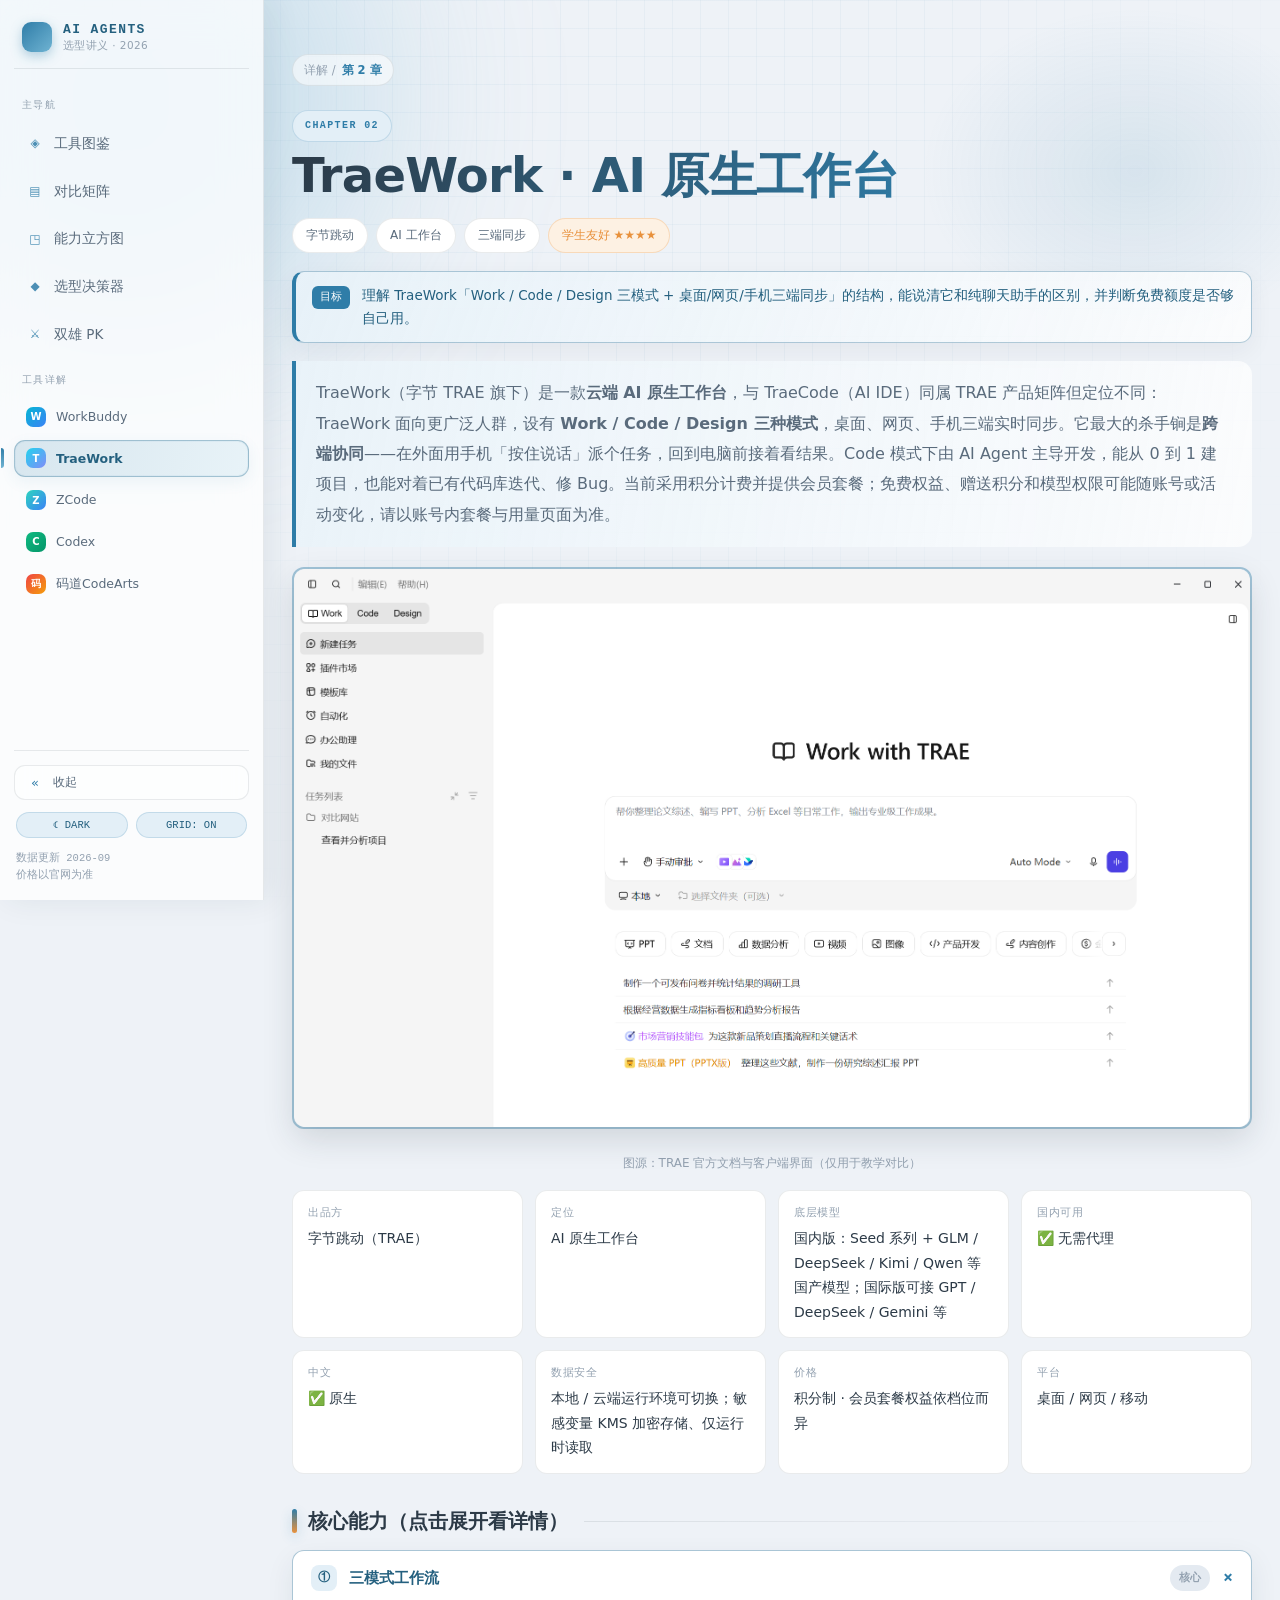
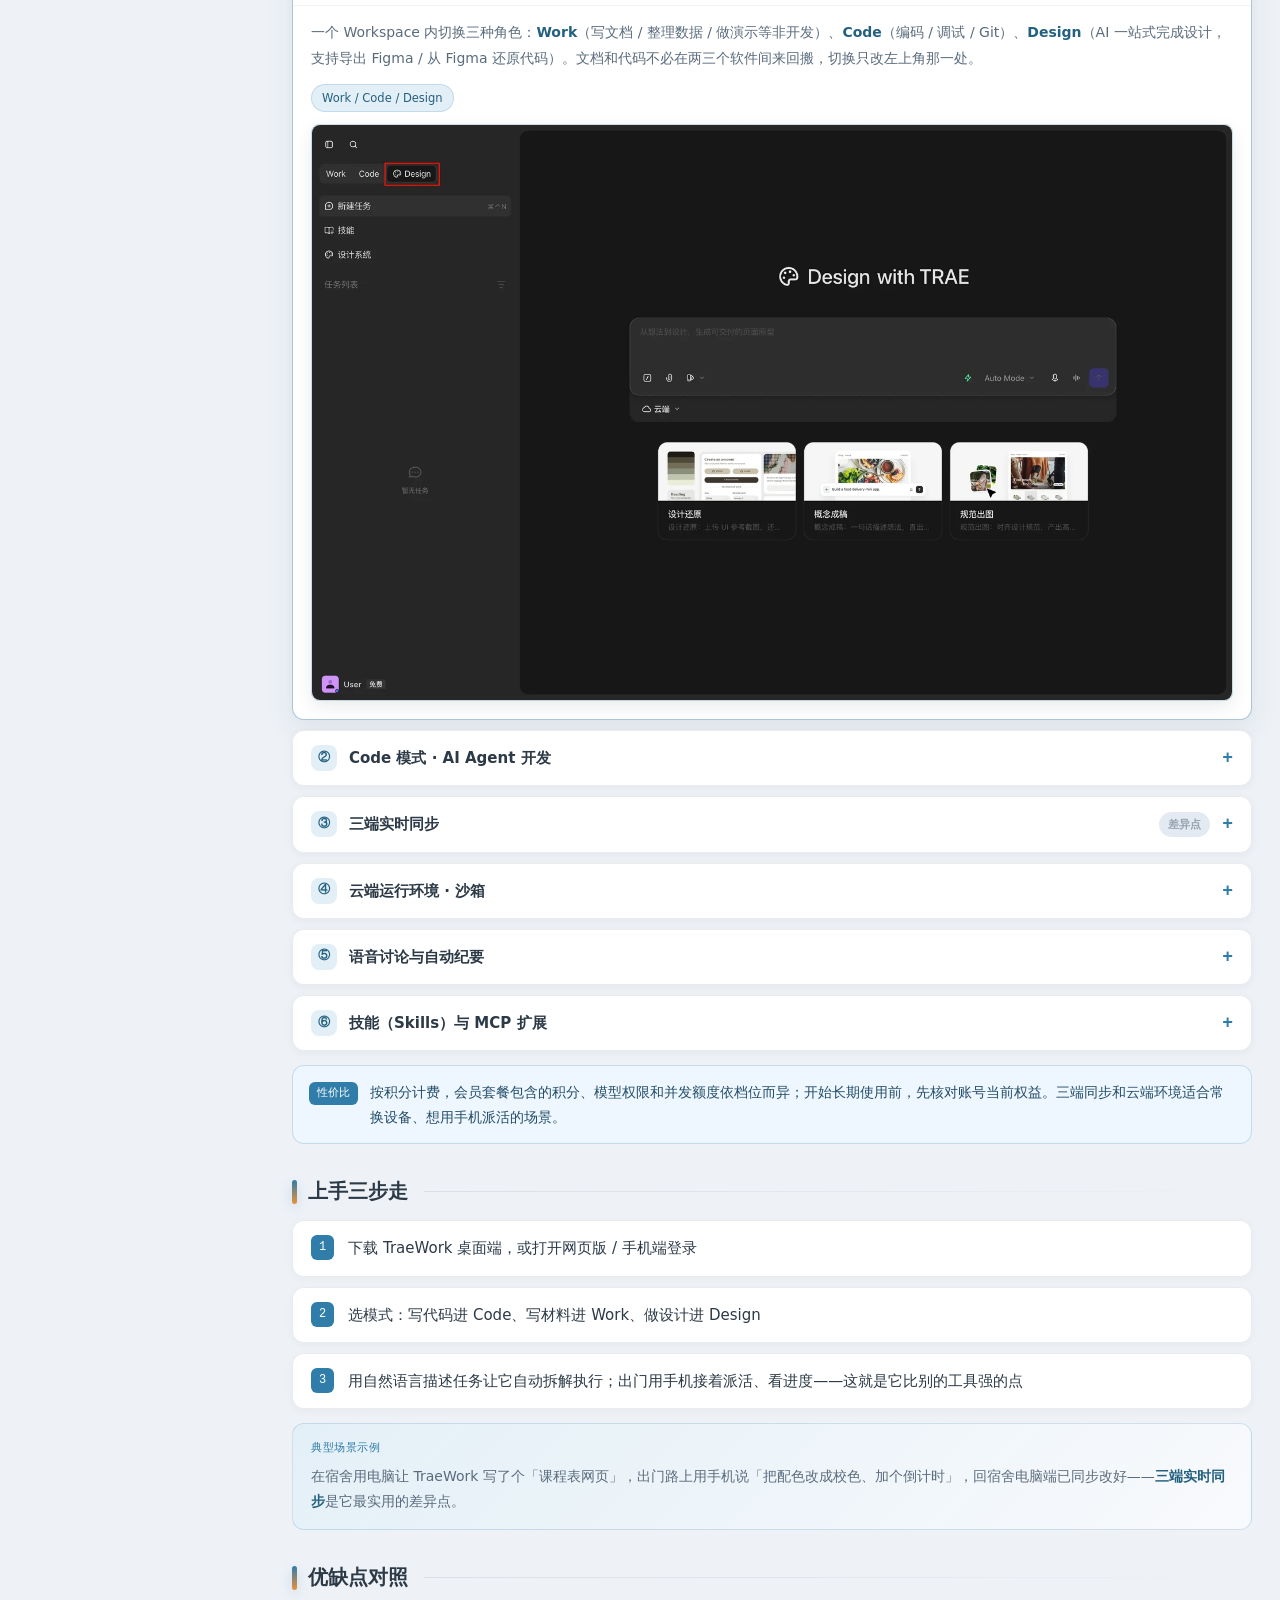
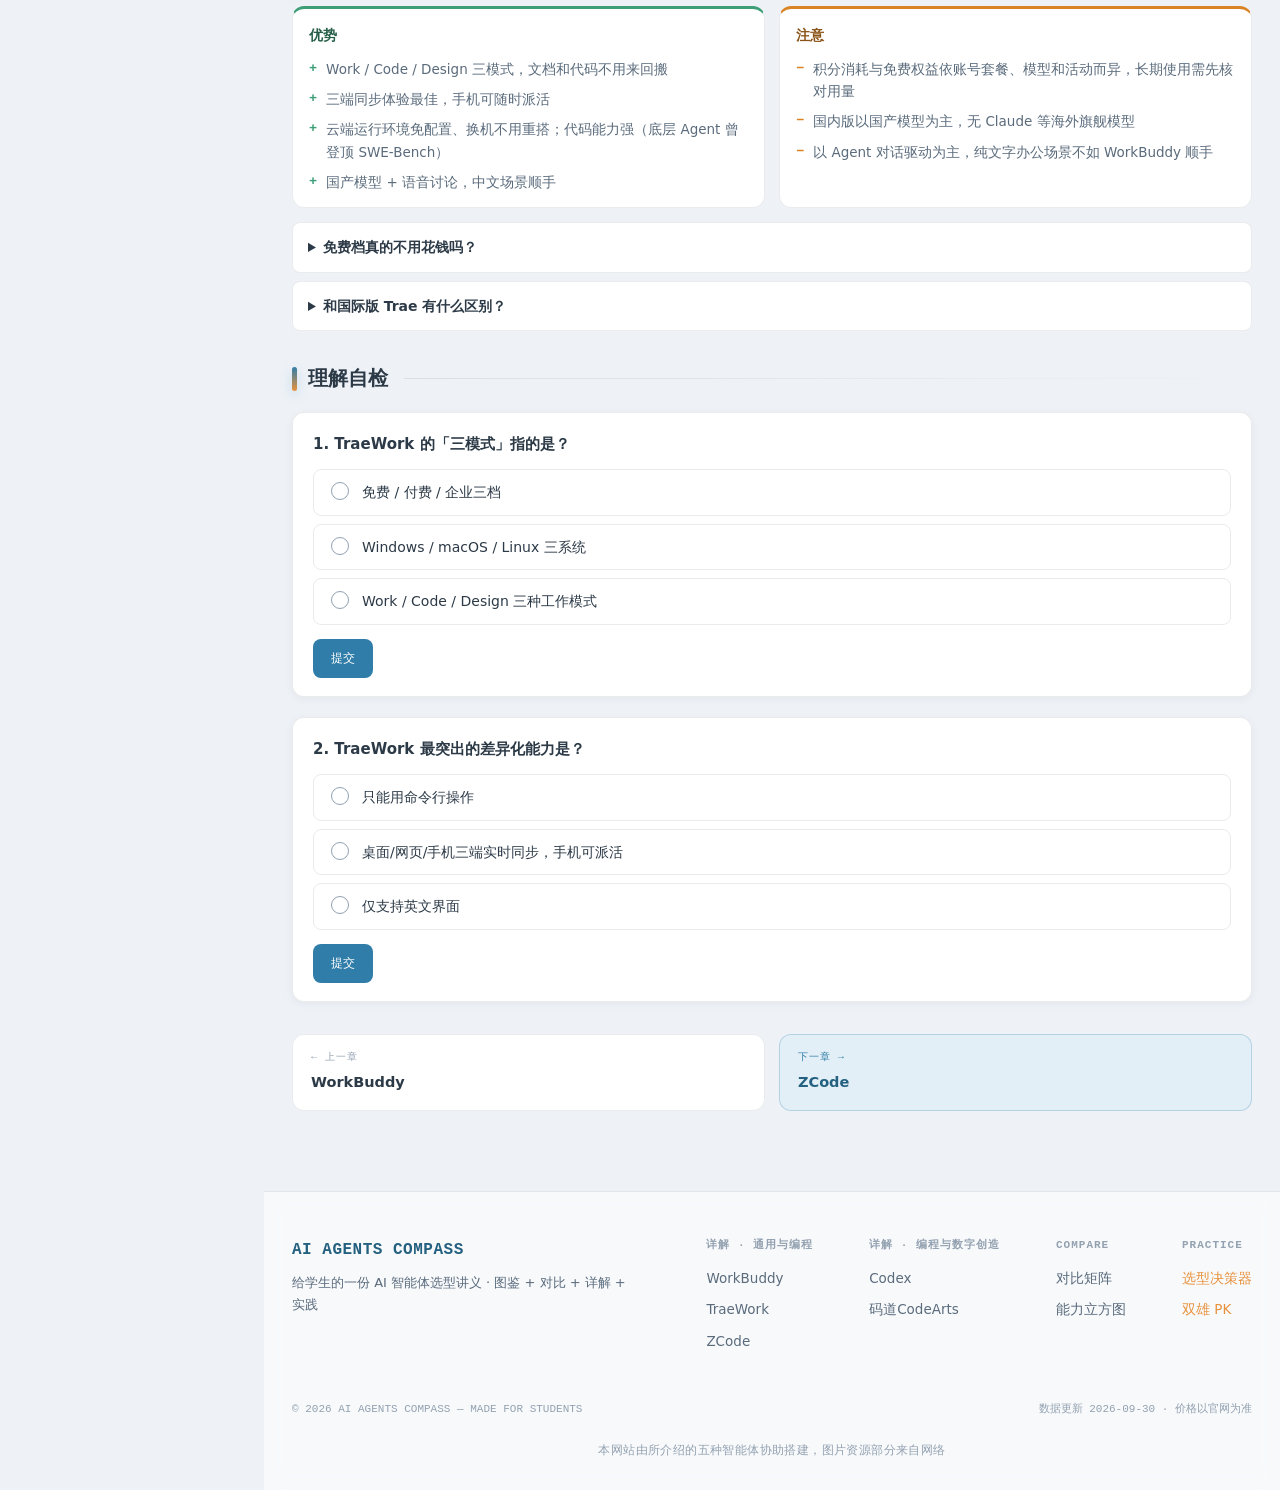
<file: agents/traework.html>
﻿<!DOCTYPE html>
<html lang="zh-CN">
<head>
<meta charset="utf-8">
<meta name="viewport" content="width=device-width,initial-scale=1">
<title>AI 智能体对比 · TraeWork 详解</title>
<link rel="stylesheet" href="../assets/css/style.css">
</head>
<body data-page="agent">
<div class="grid-bg" aria-hidden="true"></div>
<div class="glow a" aria-hidden="true"></div>

<aside class="sidebar">
  <a class="sb-brand" href="../index.html">
    <span class="logo-dot"></span>
    <span class="sb-brand-txt"><b>AI AGENTS</b><i>选型讲义 · 2026</i></span>
  </a>

  <p class="sb-label"><span>主导航</span></p>
  <a class="sb-item" href="../index.html" title="工具图鉴"><span class="ico">&#9672;</span><span class="txt">工具图鉴</span></a>
  <a class="sb-item" href="../compare.html" title="对比矩阵"><span class="ico">&#9636;</span><span class="txt">对比矩阵</span></a>
  <a class="sb-item" href="../quadrant.html" title="能力立方图"><span class="ico">&#9715;</span><span class="txt">能力立方图</span></a>
  <a class="sb-item" href="../practice.html" title="选型决策器"><span class="ico">&#9670;</span><span class="txt">选型决策器</span></a>
  <a class="sb-item" href="../pk.html" title="双雄 PK"><span class="ico">&#9876;</span><span class="txt">双雄 PK</span></a>

  <p class="sb-label"><span>工具详解</span></p>
  <a class="sb-item sm" href="workbuddy.html" title="WorkBuddy"><span class="dot wb">W</span><span class="txt">WorkBuddy</span></a>
  <a class="sb-item sm active" href="traework.html" title="TraeWork"><span class="dot tw">T</span><span class="txt">TraeWork</span></a>
  <a class="sb-item sm" href="zcode.html" title="ZCode"><span class="dot zc">Z</span><span class="txt">ZCode</span></a>
  <a class="sb-item sm" href="codex.html" title="Codex"><span class="dot cx">C</span><span class="txt">Codex</span></a>
  <a class="sb-item sm" href="codearts.html" title="码道CodeArts"><span class="dot ca">&#30721;</span><span class="txt">码道CodeArts</span></a>

  <div class="sb-foot">
    <button class="sb-collapse" id="sbCollapse" type="button" title="收起侧栏" aria-expanded="true">
      <span class="ico">&#171;</span><span class="txt">收起</span>
    </button>
    <div class="sb-ctl">
      <button class="pill" id="themeToggle" type="button">&#9790; DARK</button>
      <button class="pill" id="gridToggle" type="button">GRID: ON</button>
    </div>
    <p class="sb-note">数据更新 2026-09<br>价格以官网为准</p>
  </div>
</aside>
<button class="sb-toggle" id="sbToggle" aria-label="打开导航" aria-expanded="false"><span></span><span></span><span></span></button>
<div class="sb-mask" id="sbMask"></div>

<div class="wrap">
<main class="page">
  <p class="breadcrumb">详解 / <b>第 2 章</b></p>
  <p class="ch-kicker">CHAPTER 02</p>
  <h2 class="ch-title">TraeWork · AI 原生工作台</h2>
  <div class="chips"><span class="chip">字节跳动</span><span class="chip">AI 工作台</span><span class="chip">三端同步</span><span class="chip warm">学生友好 ★★★★</span></div>
  <div class="obj"><span class="lbl">目标</span><div class="body">理解 TraeWork「Work / Code / Design 三模式 + 桌面/网页/手机三端同步」的结构，能说清它和纯聊天助手的区别，并判断免费额度是否够自己用。</div></div>
  <p class="lead">TraeWork（字节 TRAE 旗下）是一款<b>云端 AI 原生工作台</b>，与 TraeCode（AI IDE）同属 TRAE 产品矩阵但定位不同：TraeWork 面向更广泛人群，设有 <b>Work / Code / Design 三种模式</b>，桌面、网页、手机三端实时同步。它最大的杀手锏是<b>跨端协同</b>——在外面用手机「按住说话」派个任务，回到电脑前接着看结果。Code 模式下由 AI Agent 主导开发，能从 0 到 1 建项目，也能对着已有代码库迭代、修 Bug。当前采用积分计费并提供会员套餐；免费权益、赠送积分和模型权限可能随账号或活动变化，请以账号内套餐与用量页面为准。</p>

  <div class="hero-shot is-filled">
    <img src="../assets/screens/traework-home.png" alt="TraeWork 桌面端首页「Work with TRAE」：左上角 Work / Code / Design 三模式切换，左侧边栏为新建任务、插件市场、模板库、自动化、办公助理、我的文件，中间是任务输入框（可切换本地 / 云端运行环境）与 PPT / 文档 / 数据分析 / 视频 / 图像 / 产品开发 / 内容创作等场景模板">
  </div>
  <p class="shot-cap">图源：TRAE 官方文档与客户端界面（仅用于教学对比）</p>

  <div class="spec">
    <div class="cell"><div class="k">出品方</div><div class="v">字节跳动（TRAE）</div></div>
    <div class="cell"><div class="k">定位</div><div class="v">AI 原生工作台</div></div>
    <div class="cell"><div class="k">底层模型</div><div class="v">国内版：Seed 系列 + GLM / DeepSeek / Kimi / Qwen 等国产模型；国际版可接 GPT / DeepSeek / Gemini 等</div></div>
    <div class="cell"><div class="k">国内可用</div><div class="v">✅ 无需代理</div></div>
    <div class="cell"><div class="k">中文</div><div class="v">✅ 原生</div></div>
    <div class="cell"><div class="k">数据安全</div><div class="v">本地 / 云端运行环境可切换；敏感变量 KMS 加密存储、仅运行时读取</div></div>
    <div class="cell"><div class="k">价格</div><div class="v">积分制 · 会员套餐权益依档位而异</div></div>
    <div class="cell"><div class="k">平台</div><div class="v">桌面 / 网页 / 移动</div></div>
  </div>

  <h3 class="sec-h">核心能力（点击展开看详情）</h3>
  <div class="feat-list">
    <details class="feat" open>
      <summary><span class="f-ico">①</span><span class="f-name">三模式工作流</span><span class="f-tag">核心</span><span class="f-tg">+</span></summary>
      <div class="f-body">
        <p class="f-desc">一个 Workspace 内切换三种角色：<b>Work</b>（写文档 / 整理数据 / 做演示等非开发）、<b>Code</b>（编码 / 调试 / Git）、<b>Design</b>（AI 一站式完成设计，支持导出 Figma / 从 Figma 还原代码）。文档和代码不必在两三个软件间来回搬，切换只改左上角那一处。</p>
        <div class="f-meta"><span class="m">Work / Code / Design</span></div>
        <div class="f-shot is-filled"><img src="../assets/screens/traework-modes.webp" alt="TraeWork 桌面端的 Design 模式界面：左上角 Work / Code / Design 三模式切换器，其中 Design 被红框标出；左侧边栏为新建任务、技能、设计系统，主区标题「Design with TRAE」，下方是任务输入框（运行环境显示为云端）与三个模板卡——设计还原 / 概念成稿 / 规范出图"></div>
      </div>
    </details>
    <details class="feat">
      <summary><span class="f-ico">②</span><span class="f-name">Code 模式 · AI Agent 开发</span><span class="f-tg">+</span></summary>
      <div class="f-body">
        <p class="f-desc">Code 模式由 <b>AI Agent 主导开发</b>：既能从 0 到 1 自动建项目、装依赖、跑起来，也能对着已有代码库迭代、修 Bug、做重构、走 Git 工作流。支持 <b>100+ 编程语言</b>，底层共享 TraeCode 同源的 SOLO Agent 引擎（TRAE Agent 曾在 SWE-Bench 编码榜单登顶）。用自然语言下达指令，AI 自动规划并执行；运行环境可在<b>本地与云端之间切换</b>。</p>
        <div class="f-meta"><span class="m">0→1 建项目</span><span class="m">100+ 语言</span><span class="m">Git 工作流</span></div>
        <div class="f-shot is-filled"><img src="../assets/screens/traework-code.webp" alt="TraeWork 桌面端 Code 模式的任务输入区：标题「Code with TRAE」，输入框内已挂载一个 zip 设计稿作为上下文并附上了开发要求；输入区底部可切换云端运行环境、选择 Git 仓库与默认环境，下方并列四个任务预设入口——应用开发 / 项目理解 / 游戏创意 / 工具脚本"></div>
      </div>
    </details>
    <details class="feat">
      <summary><span class="f-ico">③</span><span class="f-name">三端实时同步</span><span class="f-tag">差异点</span><span class="f-tg">+</span></summary>
      <div class="f-body">
        <p class="f-desc"><b>桌面 / 网页 / 手机</b>数据实时同步，手机上就能派任务、看进度。TRAE 移动端是「任务下发中心」：可以直接把任务丢给<b>云端</b>跑，也可以下发给在线的电脑（可添加多台），桌面端负责任务执行与产物验收。出门在外也能推进工作，这是它相对其他工具最突出的差异化能力。</p>
        <div class="f-meta"><span class="m">手机可派活</span><span class="m">多台电脑可选</span></div>
        <div class="f-shot is-filled"><img src="../assets/screens/traework-mobile.webp" alt="TRAE 移动端的「选择任务运行位置」弹窗：第一项「云端」已勾选，第二项是可选的电脑（右侧标「在线」），底部另有「+ 连接我的电脑」——手机据此把任务下发到云端或多台自己的电脑"></div>
      </div>
    </details>
    <details class="feat">
      <summary><span class="f-ico">④</span><span class="f-name">云端运行环境 · 沙箱</span><span class="f-tg">+</span></summary>
      <div class="f-body">
        <p class="f-desc">Code 模式下可自建<b>云端运行环境</b>：语言版本按需预装（Python / Node.js / Go / Rust / Java / Ruby / PHP / Swift），依赖装一次就复用，换电脑不用重搭环境。密钥写进<b>敏感变量</b>由 KMS 加密存储、只在运行时读取；沙箱出站流量默认走白名单（npm / PyPI / GitHub 等常用依赖源），本地环境不一致的问题随之消失。</p>
        <div class="f-meta"><span class="m">零环境配置</span><span class="m">敏感变量加密</span><span class="m">出站白名单</span></div>
        <div class="f-shot is-filled"><img src="../assets/screens/traework-cloud-env.webp" alt="TraeWork 的「创建环境」弹窗：环境名称输入框，预装依赖区可分别指定 Python 3.14、Node.js 24、Go 1.25.1、Rust 1.92.0、Java 25、Ruby 3.4.4、PHP 8.5、Swift 6.2 的版本，下面依次是环境变量、敏感变量（提示用于存放密码与 API Key 等私密信息）与运行方式配置"></div>
      </div>
    </details>
    <details class="feat">
      <summary><span class="f-ico">⑤</span><span class="f-name">语音讨论与自动纪要</span><span class="f-tg">+</span></summary>
      <div class="f-body">
        <p class="f-desc">输入框右下角的<b>语音讨论</b>入口支持多轮语音往返：随口讲思路，AI 会追问、补充甚至质疑，适合需求梳理和方案推敲。讨论结束后自动整理——去掉「嗯 / 就是 / 那个」这类口癖、识别「不是 A 是 B」的自我修正只保留最终结论，再按主题结构化成一份纪要，原始语音记录也随时可查。</p>
        <div class="f-meta"><span class="m">中文语音</span><span class="m">自动结构化纪要</span></div>
        <div class="f-shot is-filled"><img src="../assets/screens/traework-voice.webp" alt="TraeWork 对话输入框的局部截图：左侧有附件与「手动审批」开关、可挂载视频 / 图片等上下文，右侧为模型选择（Auto Mode）与喇叭图标，最右侧的「语音讨论」按钮被红框标出——点击即进入语音讨论"></div>
      </div>
    </details>
    <details class="feat">
      <summary><span class="f-ico">⑥</span><span class="f-name">技能（Skills）与 MCP 扩展</span><span class="f-tg">+</span></summary>
      <div class="f-body">
        <p class="f-desc">技能用一份 <b>SKILL.md</b> 描述「这类任务怎么做」，<b>按需加载</b>——只在任务相关时才读进上下文，不常驻占用。可在<b>插件市场</b>一键安装，也能上传本地技能，把团队规范或自己的 SOP 沉淀成可复用能力；配合 <b>MCP</b> 接入外部工具与企业系统，进一步拓展边界。</p>
        <div class="f-meta"><span class="m">Skills</span><span class="m">MCP</span><span class="m">按需加载</span></div>
        <div class="f-shot is-filled"><img src="../assets/screens/traework-skills.webp" alt="TraeWork 的「插件市场 · 技能」页：左侧边栏选中插件市场，顶部有插件 / 技能切换（技能被红框标出）、搜索框与「+ 上传技能」按钮，分类筛选为全部 / 开发工具 / 界面设计 / 内容创作 / 效率提升 / 数据分析，卡片列出 git-commit、frontend-design、mcp-builder、react-best-practices 等可安装技能"></div>
      </div>
    </details>
  </div>

  <div class="student"><span class="lbl">性价比</span><div>按积分计费，会员套餐包含的积分、模型权限和并发额度依档位而异；开始长期使用前，先核对账号当前权益。三端同步和云端环境适合常换设备、想用手机派活的场景。</div></div>

  <h3 class="sec-h">上手三步走</h3>
  <ol class="steps">
    <li><span class="n">1</span> 下载 TraeWork 桌面端，或打开网页版 / 手机端登录</li>
    <li><span class="n">2</span> 选模式：写代码进 Code、写材料进 Work、做设计进 Design</li>
    <li><span class="n">3</span> 用自然语言描述任务让它自动拆解执行；出门用手机接着派活、看进度——这就是它比别的工具强的点</li>
  </ol>

  <div class="example"><span class="et">典型场景示例</span>在宿舍用电脑让 TraeWork 写了个「课程表网页」，出门路上用手机说「把配色改成校色、加个倒计时」，回宿舍电脑端已同步改好——<b>三端实时同步</b>是它最实用的差异点。</div>

  <h3 class="sec-h">优缺点对照</h3>
  <div class="proscons">
    <div class="pc-col pro"><h4>优势</h4><ul>
      <li>Work / Code / Design 三模式，文档和代码不用来回搬</li>
      <li>三端同步体验最佳，手机可随时派活</li>
      <li>云端运行环境免配置、换机不用重搭；代码能力强（底层 Agent 曾登顶 SWE-Bench）</li>
      <li>国产模型 + 语音讨论，中文场景顺手</li>
    </ul></div>
    <div class="pc-col con"><h4>注意</h4><ul>
      <li>积分消耗与免费权益依账号套餐、模型和活动而异，长期使用需先核对用量</li>
      <li>国内版以国产模型为主，无 Claude 等海外旗舰模型</li>
      <li>以 Agent 对话驱动为主，纯文字办公场景不如 WorkBuddy 顺手</li>
    </ul></div>
  </div>

  <div class="faq-mini">
    <details><summary>免费档真的不用花钱吗？</summary><div class="ans">TraeWork 采用积分计费并提供会员套餐；免费额度、活动赠分及可用模型可能随账号和活动变化，不应默认免费档包含全部功能。请以应用内套餐与用量页面为准。</div></details>
    <details><summary>和国际版 Trae 有什么区别？</summary><div class="ans">国内版用 Seed、GLM、DeepSeek、Kimi、Qwen 等国产模型、人民币计费；国际版可接 GPT / DeepSeek / Gemini 等模型，但国内访问不稳。日常用优先国内版。</div></details>
  </div>

  <h3 class="sec-h">理解自检</h3>
  <div class="quiz" data-answer="C" data-explain="TraeWork 的三种模式是 Work（办公）、Code（编程）、Design（设计），覆盖不同背景的用户。">
    <div class="q">1. TraeWork 的「三模式」指的是？</div>
    <div class="opts">
      <label><input type="radio" name="twq" value="A"> 免费 / 付费 / 企业三档</label>
      <label><input type="radio" name="twq" value="B"> Windows / macOS / Linux 三系统</label>
      <label><input type="radio" name="twq" value="C"> Work / Code / Design 三种工作模式</label>
    </div>
    <button class="submit">提交</button><div class="fb"></div>
  </div>
  <div class="quiz" data-answer="B" data-explain="TraeWork 桌面/网页/手机三端实时同步，手机语音即可派任务，是它相对其他工具最突出的差异化能力。">
    <div class="q">2. TraeWork 最突出的差异化能力是？</div>
    <div class="opts">
      <label><input type="radio" name="twq2" value="A"> 只能用命令行操作</label>
      <label><input type="radio" name="twq2" value="B"> 桌面/网页/手机三端实时同步，手机可派活</label>
      <label><input type="radio" name="twq2" value="C"> 仅支持英文界面</label>
    </div>
    <button class="submit">提交</button><div class="fb"></div>
  </div>

  <div class="chap-nav">
    <a class="nav-card" href="workbuddy.html"><span class="lbl">← 上一章</span><span class="t">WorkBuddy</span></a>
    <a class="nav-card next" href="zcode.html"><span class="lbl">下一章 →</span><span class="t">ZCode</span></a>
  </div>
</main>
</div>

<footer class="footer">
  <div class="footer-in">
    <div class="f-brand">
      <span class="f-logo">AI AGENTS COMPASS</span>
      <span class="f-tag">给学生的一份 AI 智能体选型讲义 · 图鉴 + 对比 + 详解 + 实践</span>
    </div>
    <div class="f-cols">
      <div class="f-col">
        <h4>详解 · 通用与编程</h4>
        <a href="workbuddy.html">WorkBuddy</a>
        <a href="traework.html">TraeWork</a>
        <a href="zcode.html">ZCode</a>
      </div>
      <div class="f-col">
        <h4>详解 · 编程与数字创造</h4>
        <a href="codex.html">Codex</a>
        <a href="codearts.html">码道CodeArts</a>
      </div>
      <div class="f-col">
        <h4>COMPARE</h4>
        <a href="../compare.html">对比矩阵</a>
        <a href="../quadrant.html">能力立方图</a>
      </div>
      <div class="f-col">
        <h4>PRACTICE</h4>
        <a class="warm" href="../practice.html">选型决策器</a>
        <a class="warm" href="../pk.html">双雄 PK</a>
      </div>
    </div>
  </div>
  <div class="footer-bar">
    <span>© 2026 AI AGENTS COMPASS — MADE FOR STUDENTS</span>
    <span>数据更新 2026-09-30 · 价格以官网为准</span>
    <span class="footer-made">本网站由所介绍的五种智能体协助搭建，图片资源部分来自网络</span>
  </div>
</footer>

<script src="../assets/js/site.js"></script>
</body>
</html>
</file>
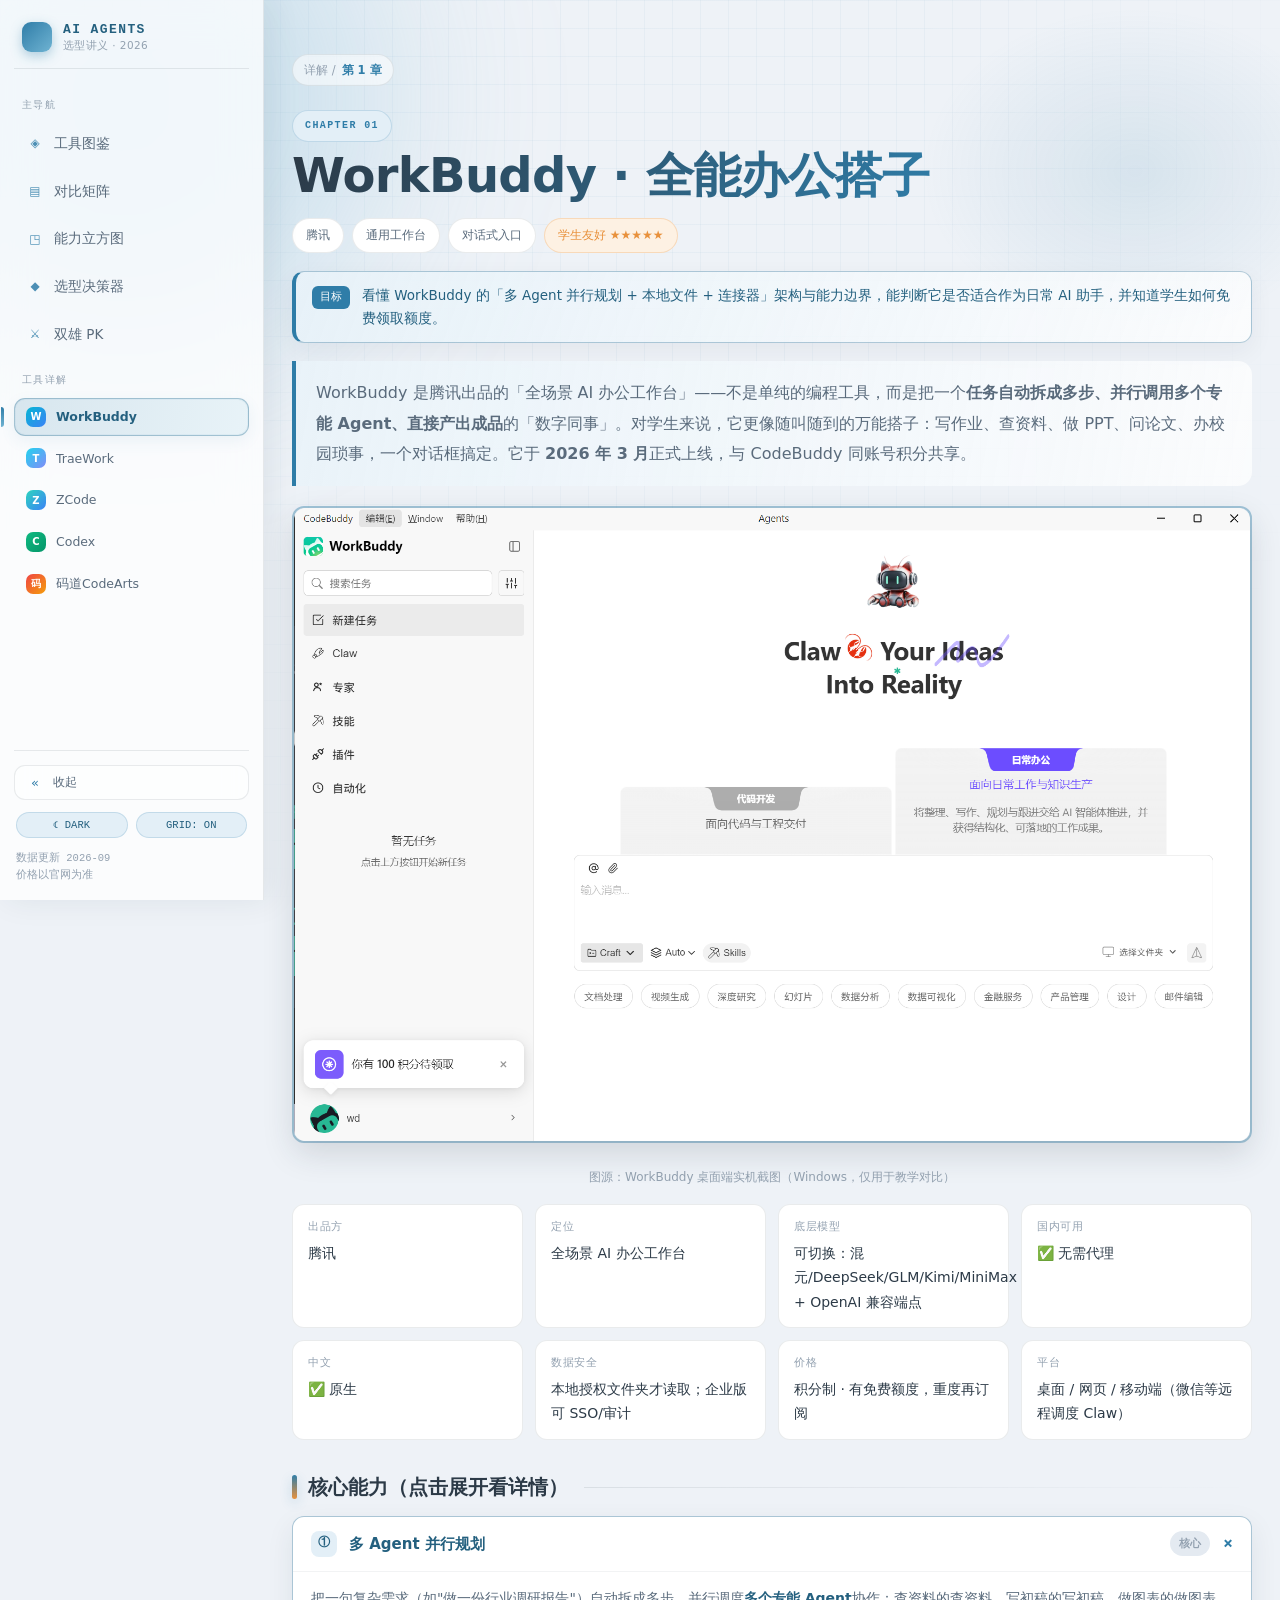
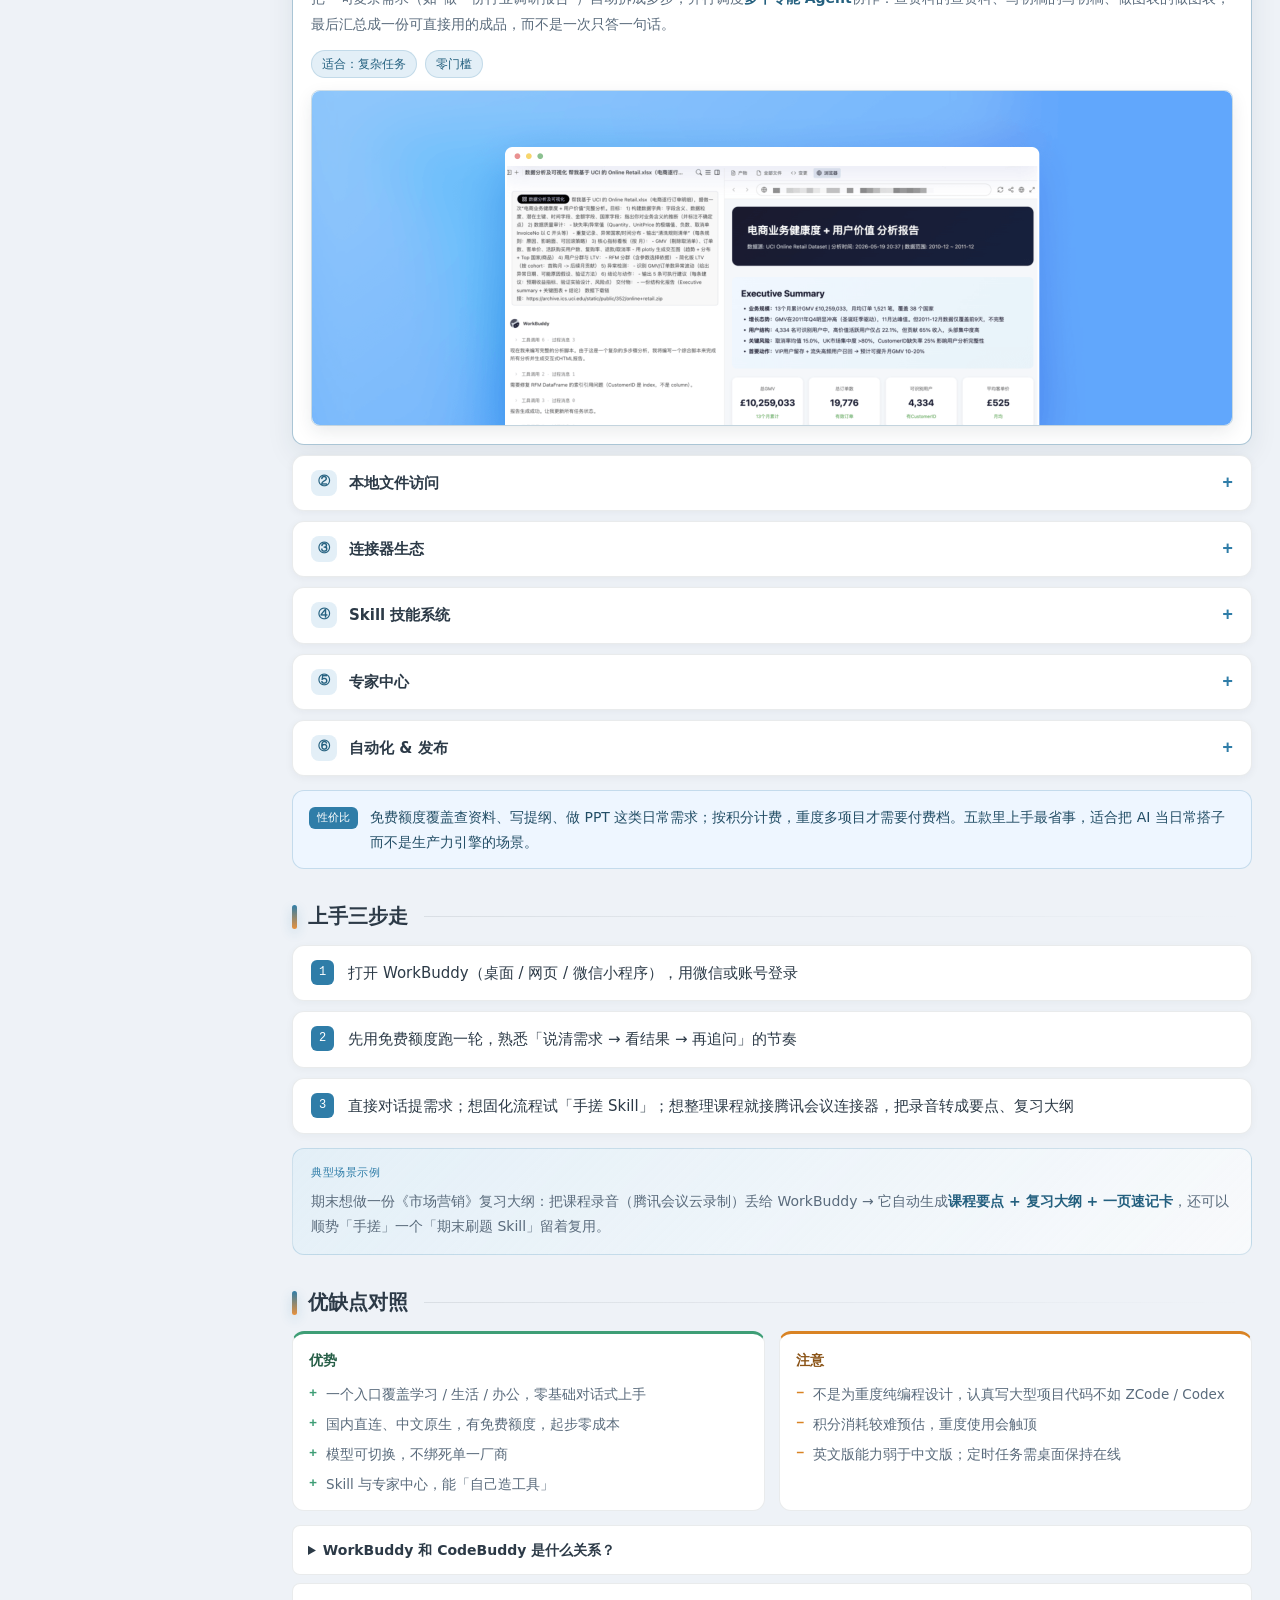
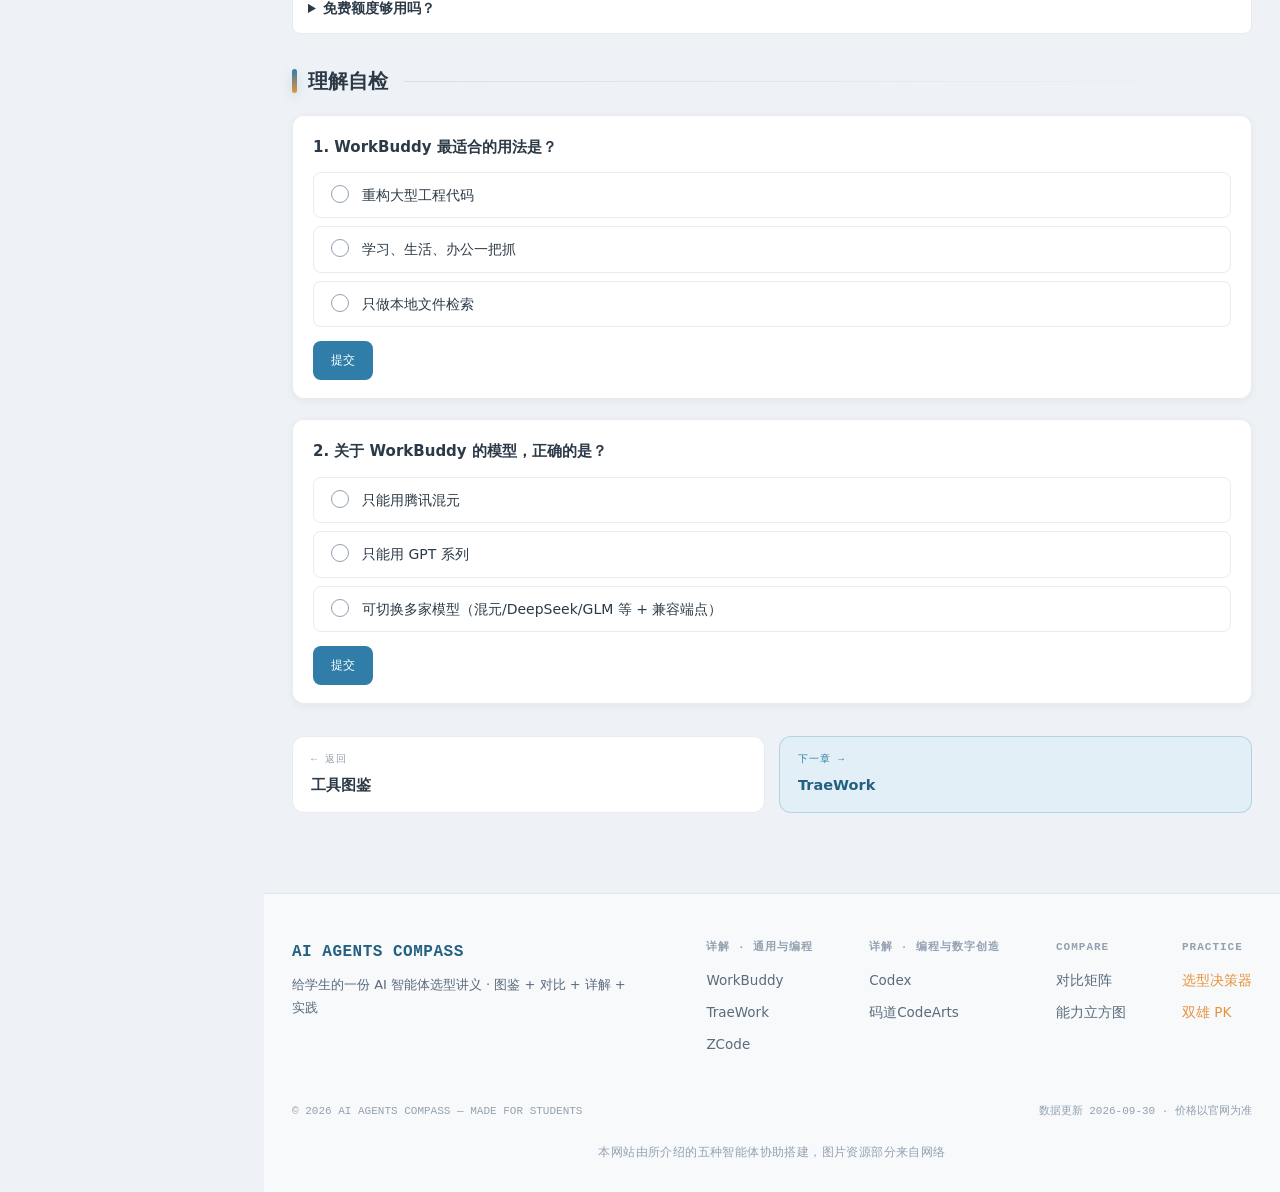
<file: agents/workbuddy.html>
﻿<!DOCTYPE html>
<html lang="zh-CN">
<head>
<meta charset="utf-8">
<meta name="viewport" content="width=device-width,initial-scale=1">
<title>AI 智能体对比 · WorkBuddy 详解</title>
<link rel="stylesheet" href="../assets/css/style.css">
</head>
<body data-page="agent">
<div class="grid-bg" aria-hidden="true"></div>
<div class="glow a" aria-hidden="true"></div>

<aside class="sidebar">
  <a class="sb-brand" href="../index.html">
    <span class="logo-dot"></span>
    <span class="sb-brand-txt"><b>AI AGENTS</b><i>选型讲义 · 2026</i></span>
  </a>

  <p class="sb-label"><span>主导航</span></p>
  <a class="sb-item" href="../index.html" title="工具图鉴"><span class="ico">&#9672;</span><span class="txt">工具图鉴</span></a>
  <a class="sb-item" href="../compare.html" title="对比矩阵"><span class="ico">&#9636;</span><span class="txt">对比矩阵</span></a>
  <a class="sb-item" href="../quadrant.html" title="能力立方图"><span class="ico">&#9715;</span><span class="txt">能力立方图</span></a>
  <a class="sb-item" href="../practice.html" title="选型决策器"><span class="ico">&#9670;</span><span class="txt">选型决策器</span></a>
  <a class="sb-item" href="../pk.html" title="双雄 PK"><span class="ico">&#9876;</span><span class="txt">双雄 PK</span></a>

  <p class="sb-label"><span>工具详解</span></p>
  <a class="sb-item sm active" href="workbuddy.html" title="WorkBuddy"><span class="dot wb">W</span><span class="txt">WorkBuddy</span></a>
  <a class="sb-item sm" href="traework.html" title="TraeWork"><span class="dot tw">T</span><span class="txt">TraeWork</span></a>
  <a class="sb-item sm" href="zcode.html" title="ZCode"><span class="dot zc">Z</span><span class="txt">ZCode</span></a>
  <a class="sb-item sm" href="codex.html" title="Codex"><span class="dot cx">C</span><span class="txt">Codex</span></a>
  <a class="sb-item sm" href="codearts.html" title="码道CodeArts"><span class="dot ca">&#30721;</span><span class="txt">码道CodeArts</span></a>

  <div class="sb-foot">
    <button class="sb-collapse" id="sbCollapse" type="button" title="收起侧栏" aria-expanded="true">
      <span class="ico">&#171;</span><span class="txt">收起</span>
    </button>
    <div class="sb-ctl">
      <button class="pill" id="themeToggle" type="button">&#9790; DARK</button>
      <button class="pill" id="gridToggle" type="button">GRID: ON</button>
    </div>
    <p class="sb-note">数据更新 2026-09<br>价格以官网为准</p>
  </div>
</aside>
<button class="sb-toggle" id="sbToggle" aria-label="打开导航" aria-expanded="false"><span></span><span></span><span></span></button>
<div class="sb-mask" id="sbMask"></div>

<div class="wrap">
<main class="page">
  <p class="breadcrumb">详解 / <b>第 1 章</b></p>
  <p class="ch-kicker">CHAPTER 01</p>
  <h2 class="ch-title">WorkBuddy · 全能办公搭子</h2>
  <div class="chips"><span class="chip">腾讯</span><span class="chip">通用工作台</span><span class="chip">对话式入口</span><span class="chip warm">学生友好 ★★★★★</span></div>
  <div class="obj"><span class="lbl">目标</span><div class="body">看懂 WorkBuddy 的「多 Agent 并行规划 + 本地文件 + 连接器」架构与能力边界，能判断它是否适合作为日常 AI 助手，并知道学生如何免费领取额度。</div></div>
  <p class="lead">WorkBuddy 是腾讯出品的「全场景 AI 办公工作台」——不是单纯的编程工具，而是把一个<b>任务自动拆成多步、并行调用多个专能 Agent、直接产出成品</b>的「数字同事」。对学生来说，它更像随叫随到的万能搭子：写作业、查资料、做 PPT、问论文、办校园琐事，一个对话框搞定。它于 <b>2026 年 3 月</b>正式上线，与 CodeBuddy 同账号积分共享。</p>

  <div class="hero-shot is-filled">
    <img src="../assets/screens/workbuddy-mainui-real.png" alt="WorkBuddy 桌面端（Windows）主界面：左侧功能栏为搜索任务、新建任务、Claw、专家、技能、插件、自动化；主区为「Claw Your Ideas Into Reality」欢迎语，下方分「代码开发」与「日常办公」两类场景卡，中部是带 Craft / Auto / Skills 开关与选择文件夹按钮的消息输入框，底部一排快捷能力标签（文档处理、视频生成、深度研究、幻灯片、数据分析、数据可视化、金融服务、产品设计、设计、邮件编辑），左下角提示可领取 100 积分">
  </div>
  <p class="shot-cap">图源：WorkBuddy 桌面端实机截图（Windows，仅用于教学对比）</p>

  <div class="spec">
    <div class="cell"><div class="k">出品方</div><div class="v">腾讯</div></div>
    <div class="cell"><div class="k">定位</div><div class="v">全场景 AI 办公工作台</div></div>
    <div class="cell"><div class="k">底层模型</div><div class="v">可切换：混元/DeepSeek/GLM/Kimi/MiniMax + OpenAI 兼容端点</div></div>
    <div class="cell"><div class="k">国内可用</div><div class="v">✅ 无需代理</div></div>
    <div class="cell"><div class="k">中文</div><div class="v">✅ 原生</div></div>
    <div class="cell"><div class="k">数据安全</div><div class="v">本地授权文件夹才读取；企业版可 SSO/审计</div></div>
    <div class="cell"><div class="k">价格</div><div class="v">积分制 · 有免费额度，重度再订阅</div></div>
    <div class="cell"><div class="k">平台</div><div class="v">桌面 / 网页 / 移动端（微信等远程调度 Claw）</div></div>
  </div>

  <h3 class="sec-h">核心能力（点击展开看详情）</h3>
  <div class="feat-list">
    <details class="feat" open>
      <summary><span class="f-ico">①</span><span class="f-name">多 Agent 并行规划</span><span class="f-tag">核心</span><span class="f-tg">+</span></summary>
      <div class="f-body">
        <p class="f-desc">把一句复杂需求（如"做一份行业调研报告"）自动拆成多步，并行调度<b>多个专能 Agent</b>协作：查资料的查资料、写初稿的写初稿、做图表的做图表，最后汇总成一份可直接用的成品，而不是一次只答一句话。</p>
        <div class="f-meta"><span class="m">适合：复杂任务</span><span class="m">零门槛</span></div>
        <div class="f-shot is-filled"><img src="../assets/screens/workbuddy-analysis-real.png" alt="多 Agent 并行规划"></div>
      </div>
    </details>
    <details class="feat">
      <summary><span class="f-ico">②</span><span class="f-name">本地文件访问</span><span class="f-tg">+</span></summary>
      <div class="f-body">
        <p class="f-desc">只读取经<b>主动授权</b>的本地文件夹，把课程资料、数据表、草稿真正接入对话——可直接读写、整理、批量重命名、跨文件检索，让 AI 基于真实资料工作，而非凭空编造。</p>
        <div class="f-meta"><span class="m">隐私：授权才读</span></div>
        <div class="f-shot is-filled"><img src="../assets/screens/workbuddy-files-mcp-real.png" alt="本地文件访问"></div>
      </div>
    </details>
    <details class="feat">
      <summary><span class="f-ico">③</span><span class="f-name">连接器生态</span><span class="f-tg">+</span></summary>
      <div class="f-body">
        <p class="f-desc">一键接入 <b>GitHub、GitLab、Jira、Confluence、Google Drive、Gmail、Notion、Slack</b> 等，把 AI 接到已有的工作流：读仓库、查邮件、同步文档都不用手动搬运。</p>
        <div class="f-meta"><span class="m">效率</span></div>
        <div class="f-shot is-filled"><img src="../assets/screens/workbuddy-mcp-real.png" alt="连接器生态"></div>
      </div>
    </details>
    <details class="feat">
      <summary><span class="f-ico">④</span><span class="f-name">Skill 技能系统</span><span class="f-tg">+</span></summary>
      <div class="f-body">
        <p class="f-desc">用自然语言就能"手搓"可复用的小工具——校园里已有人做出<b>选课指南、复习助手、校园养宠</b>等 Skill。一次做好，以后一句话调用，越用越顺手。</p>
        <div class="f-meta"><span class="m">可自定义</span></div>
        <div class="f-shot is-filled"><img src="../assets/screens/workbuddy-skills-real.png" alt="Skill 技能系统"></div>
      </div>
    </details>
    <details class="feat">
      <summary><span class="f-ico">⑤</span><span class="f-name">专家中心</span><span class="f-tg">+</span></summary>
      <div class="f-body">
        <p class="f-desc">备考规划、论文写作、求职冲刺等场景都有<b>现成 AI 专家</b>直接调用，相当于把各领域"老师傅"打包好随时问，省去自己写一长串提示词。</p>
        <div class="f-meta"><span class="m">场景化</span></div>
        <div class="f-shot is-filled"><img src="../assets/screens/workbuddy-expert-center-real.png" alt="专家中心"></div>
      </div>
    </details>
    <details class="feat">
      <summary><span class="f-ico">⑥</span><span class="f-name">自动化 & 发布</span><span class="f-tg">+</span></summary>
      <div class="f-body">
        <p class="f-desc">把重复流程<b>定时跑</b>起来（如每日新闻摘要、每周数据汇总），或把做好的成果一键发布成可分享的<b>网页 / 应用</b>，从"对话"走向"交付"。</p>
        <div class="f-meta"><span class="m">省时</span></div>
        <div class="f-shot is-filled"><img src="../assets/screens/workbuddy-automation-real.png" alt="自动化 & 发布"></div>
      </div>
    </details>
  </div>

  <div class="student"><span class="lbl">性价比</span><div>免费额度覆盖查资料、写提纲、做 PPT 这类日常需求；按积分计费，重度多项目才需要付费档。五款里上手最省事，适合把 AI 当日常搭子而不是生产力引擎的场景。</div></div>

  <h3 class="sec-h">上手三步走</h3>
  <ol class="steps">
    <li><span class="n">1</span> 打开 WorkBuddy（桌面 / 网页 / 微信小程序），用微信或账号登录</li>
    <li><span class="n">2</span> 先用免费额度跑一轮，熟悉「说清需求 → 看结果 → 再追问」的节奏</li>
    <li><span class="n">3</span> 直接对话提需求；想固化流程试「手搓 Skill」；想整理课程就接腾讯会议连接器，把录音转成要点、复习大纲</li>
  </ol>

  <div class="example"><span class="et">典型场景示例</span>期末想做一份《市场营销》复习大纲：把课程录音（腾讯会议云录制）丢给 WorkBuddy → 它自动生成<b>课程要点 + 复习大纲 + 一页速记卡</b>，还可以顺势「手搓」一个「期末刷题 Skill」留着复用。</div>

  <h3 class="sec-h">优缺点对照</h3>
  <div class="proscons">
    <div class="pc-col pro"><h4>优势</h4><ul>
      <li>一个入口覆盖学习 / 生活 / 办公，零基础对话式上手</li>
      <li>国内直连、中文原生，有免费额度，起步零成本</li>
      <li>模型可切换，不绑死单一厂商</li>
      <li>Skill 与专家中心，能「自己造工具」</li>
    </ul></div>
    <div class="pc-col con"><h4>注意</h4><ul>
      <li>不是为重度纯编程设计，认真写大型项目代码不如 ZCode / Codex</li>
      <li>积分消耗较难预估，重度使用会触顶</li>
      <li>英文版能力弱于中文版；定时任务需桌面保持在线</li>
    </ul></div>
  </div>

  <div class="faq-mini">
    <details><summary>WorkBuddy 和 CodeBuddy 是什么关系？</summary><div class="ans">同一账号积分共享、无需分别订阅。WorkBuddy 偏「办公 / 通用工作台」，CodeBuddy 偏「编程」，底层是同一套 Buddy AI 能力。</div></details>
    <details><summary>免费额度够用吗？</summary><div class="ans">覆盖查资料、写提纲、做 PPT 等日常需求基本够；重度多项目再考虑付费档。具体档位与额度以产品内实时页面为准。</div></details>
  </div>

  <h3 class="sec-h">理解自检</h3>
  <div class="quiz" data-answer="B" data-explain="WorkBuddy 定位是全场景办公工作台，优势在学习、生活、办公一把抓；大型工程代码不是它的强项。">
    <div class="q">1. WorkBuddy 最适合的用法是？</div>
    <div class="opts">
      <label><input type="radio" name="wbq" value="A"> 重构大型工程代码</label>
      <label><input type="radio" name="wbq" value="B"> 学习、生活、办公一把抓</label>
      <label><input type="radio" name="wbq" value="C"> 只做本地文件检索</label>
    </div>
    <button class="submit">提交</button><div class="fb"></div>
  </div>
  <div class="quiz" data-answer="C" data-explain="WorkBuddy 的模型层开放，可跑混元、DeepSeek、GLM、Kimi、MiniMax 或任意 OpenAI 兼容端点，不绑死单一厂商。">
    <div class="q">2. 关于 WorkBuddy 的模型，正确的是？</div>
    <div class="opts">
      <label><input type="radio" name="wbq2" value="A"> 只能用腾讯混元</label>
      <label><input type="radio" name="wbq2" value="B"> 只能用 GPT 系列</label>
      <label><input type="radio" name="wbq2" value="C"> 可切换多家模型（混元/DeepSeek/GLM 等 + 兼容端点）</label>
    </div>
    <button class="submit">提交</button><div class="fb"></div>
  </div>

  <div class="chap-nav">
    <a class="nav-card" href="../index.html"><span class="lbl">← 返回</span><span class="t">工具图鉴</span></a>
    <a class="nav-card next" href="traework.html"><span class="lbl">下一章 →</span><span class="t">TraeWork</span></a>
  </div>
</main>
</div>

<footer class="footer">
  <div class="footer-in">
    <div class="f-brand">
      <span class="f-logo">AI AGENTS COMPASS</span>
      <span class="f-tag">给学生的一份 AI 智能体选型讲义 · 图鉴 + 对比 + 详解 + 实践</span>
    </div>
    <div class="f-cols">
      <div class="f-col">
        <h4>详解 · 通用与编程</h4>
        <a href="workbuddy.html">WorkBuddy</a>
        <a href="traework.html">TraeWork</a>
        <a href="zcode.html">ZCode</a>
      </div>
      <div class="f-col">
        <h4>详解 · 编程与数字创造</h4>
        <a href="codex.html">Codex</a>
        <a href="codearts.html">码道CodeArts</a>
      </div>
      <div class="f-col">
        <h4>COMPARE</h4>
        <a href="../compare.html">对比矩阵</a>
        <a href="../quadrant.html">能力立方图</a>
      </div>
      <div class="f-col">
        <h4>PRACTICE</h4>
        <a class="warm" href="../practice.html">选型决策器</a>
        <a class="warm" href="../pk.html">双雄 PK</a>
      </div>
    </div>
  </div>
  <div class="footer-bar">
    <span>© 2026 AI AGENTS COMPASS — MADE FOR STUDENTS</span>
    <span>数据更新 2026-09-30 · 价格以官网为准</span>
    <span class="footer-made">本网站由所介绍的五种智能体协助搭建，图片资源部分来自网络</span>
  </div>
</footer>

<script src="../assets/js/site.js"></script>
</body>
</html>
</file>
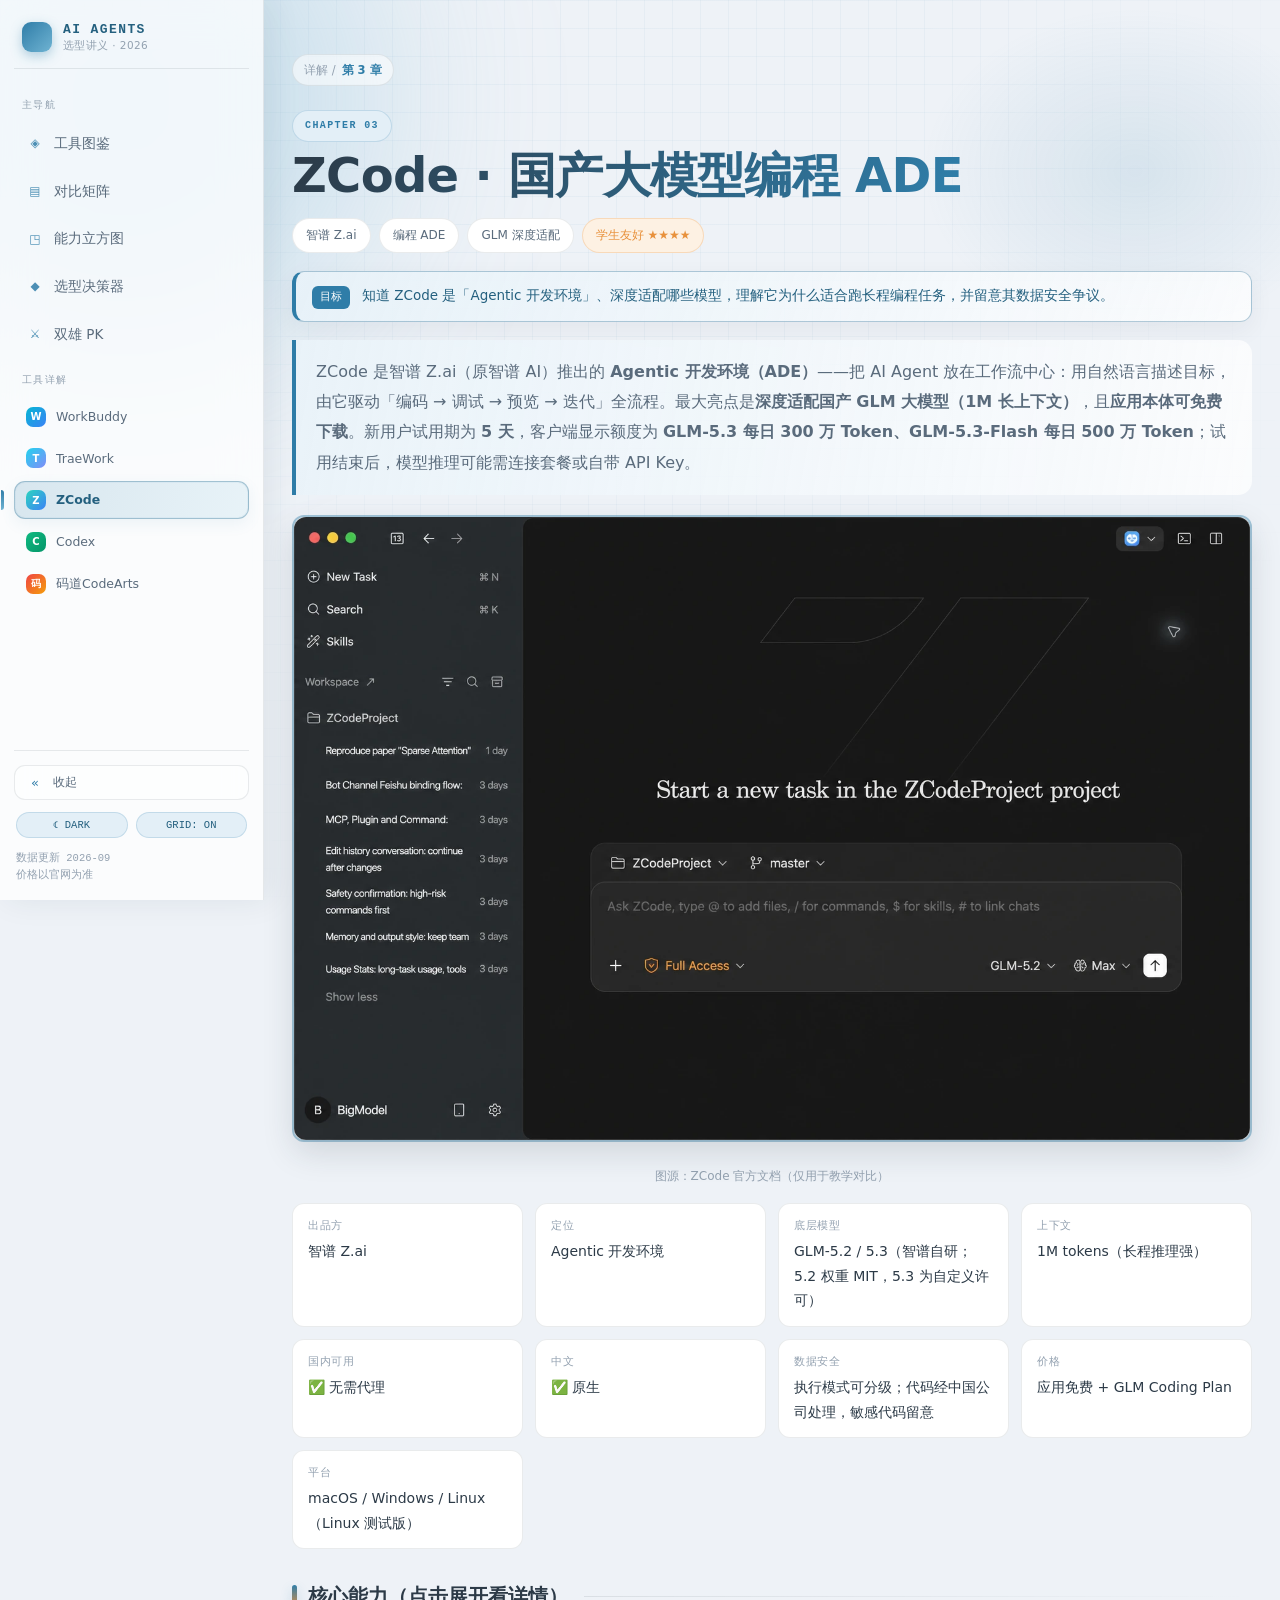
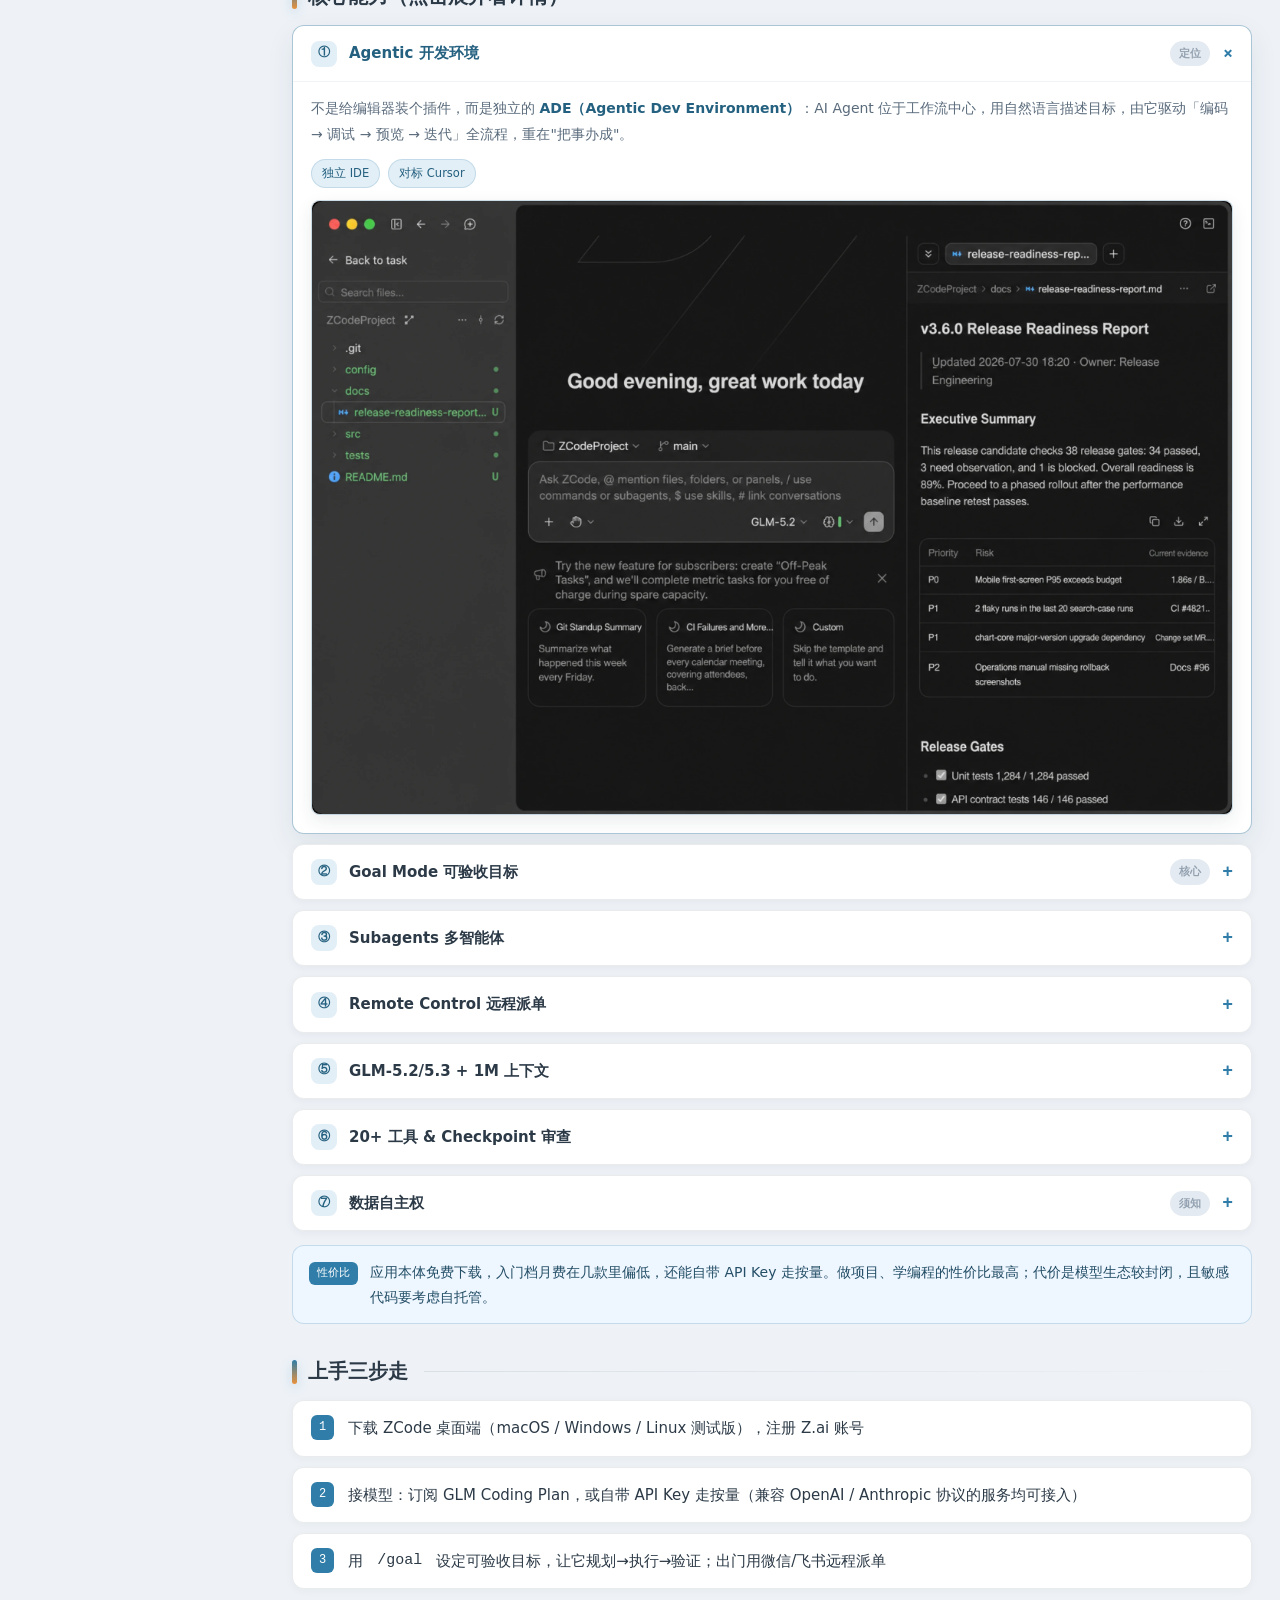
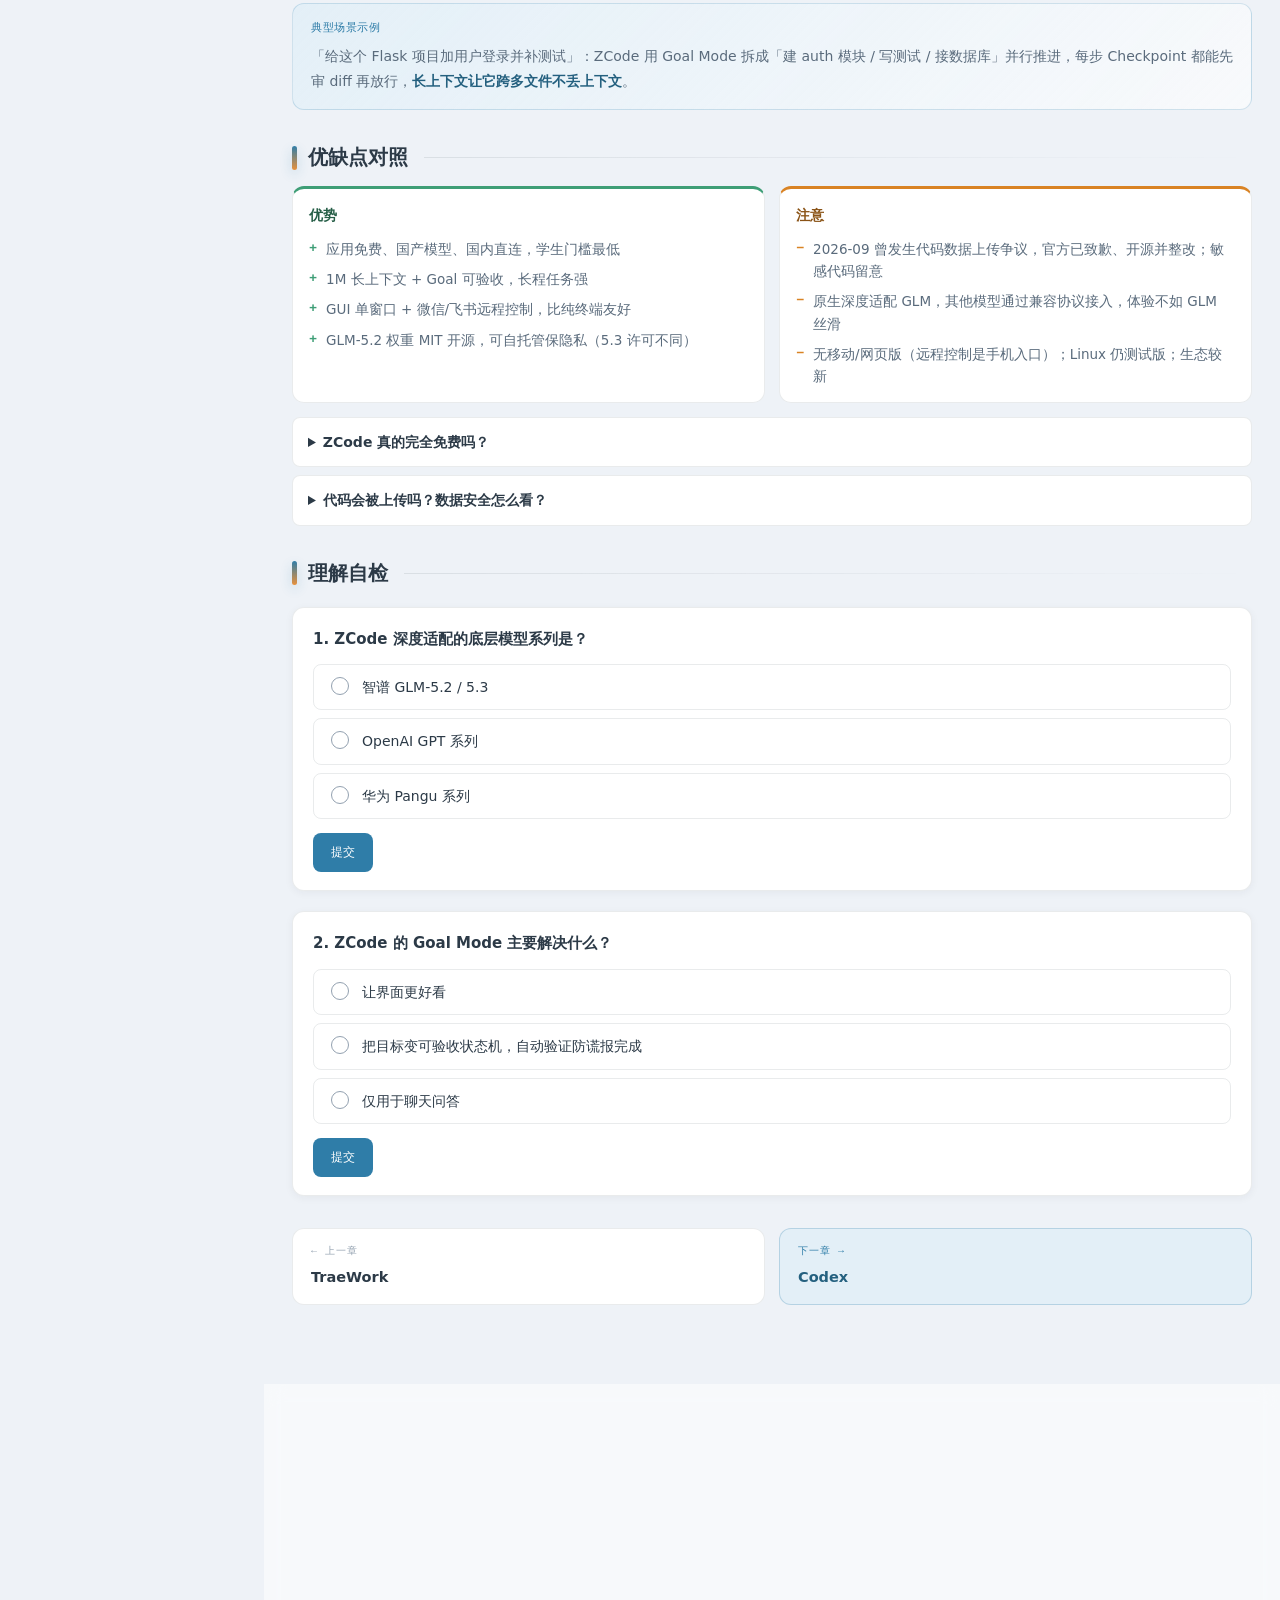
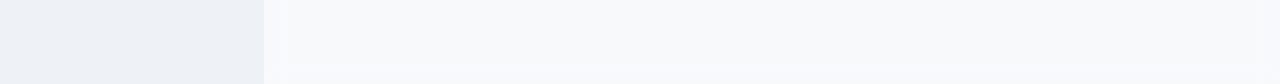
<file: agents/zcode.html>
﻿<!DOCTYPE html>
<html lang="zh-CN">
<head>
<meta charset="utf-8">
<meta name="viewport" content="width=device-width,initial-scale=1">
<title>AI 智能体对比 · ZCode 详解</title>
<link rel="stylesheet" href="../assets/css/style.css">
</head>
<body data-page="agent">
<div class="grid-bg" aria-hidden="true"></div>
<div class="glow a" aria-hidden="true"></div>

<aside class="sidebar">
  <a class="sb-brand" href="../index.html">
    <span class="logo-dot"></span>
    <span class="sb-brand-txt"><b>AI AGENTS</b><i>选型讲义 · 2026</i></span>
  </a>

  <p class="sb-label"><span>主导航</span></p>
  <a class="sb-item" href="../index.html" title="工具图鉴"><span class="ico">&#9672;</span><span class="txt">工具图鉴</span></a>
  <a class="sb-item" href="../compare.html" title="对比矩阵"><span class="ico">&#9636;</span><span class="txt">对比矩阵</span></a>
  <a class="sb-item" href="../quadrant.html" title="能力立方图"><span class="ico">&#9715;</span><span class="txt">能力立方图</span></a>
  <a class="sb-item" href="../practice.html" title="选型决策器"><span class="ico">&#9670;</span><span class="txt">选型决策器</span></a>
  <a class="sb-item" href="../pk.html" title="双雄 PK"><span class="ico">&#9876;</span><span class="txt">双雄 PK</span></a>

  <p class="sb-label"><span>工具详解</span></p>
  <a class="sb-item sm" href="workbuddy.html" title="WorkBuddy"><span class="dot wb">W</span><span class="txt">WorkBuddy</span></a>
  <a class="sb-item sm" href="traework.html" title="TraeWork"><span class="dot tw">T</span><span class="txt">TraeWork</span></a>
  <a class="sb-item sm active" href="zcode.html" title="ZCode"><span class="dot zc">Z</span><span class="txt">ZCode</span></a>
  <a class="sb-item sm" href="codex.html" title="Codex"><span class="dot cx">C</span><span class="txt">Codex</span></a>
  <a class="sb-item sm" href="codearts.html" title="码道CodeArts"><span class="dot ca">&#30721;</span><span class="txt">码道CodeArts</span></a>

  <div class="sb-foot">
    <button class="sb-collapse" id="sbCollapse" type="button" title="收起侧栏" aria-expanded="true">
      <span class="ico">&#171;</span><span class="txt">收起</span>
    </button>
    <div class="sb-ctl">
      <button class="pill" id="themeToggle" type="button">&#9790; DARK</button>
      <button class="pill" id="gridToggle" type="button">GRID: ON</button>
    </div>
    <p class="sb-note">数据更新 2026-09<br>价格以官网为准</p>
  </div>
</aside>
<button class="sb-toggle" id="sbToggle" aria-label="打开导航" aria-expanded="false"><span></span><span></span><span></span></button>
<div class="sb-mask" id="sbMask"></div>

<div class="wrap">
<main class="page">
  <p class="breadcrumb">详解 / <b>第 3 章</b></p>
  <p class="ch-kicker">CHAPTER 03</p>
  <h2 class="ch-title">ZCode · 国产大模型编程 ADE</h2>
  <div class="chips"><span class="chip">智谱 Z.ai</span><span class="chip">编程 ADE</span><span class="chip">GLM 深度适配</span><span class="chip warm">学生友好 ★★★★</span></div>
  <div class="obj"><span class="lbl">目标</span><div class="body">知道 ZCode 是「Agentic 开发环境」、深度适配哪些模型，理解它为什么适合跑长程编程任务，并留意其数据安全争议。</div></div>
  <p class="lead">ZCode 是智谱 Z.ai（原智谱 AI）推出的 <b>Agentic 开发环境（ADE）</b>——把 AI Agent 放在工作流中心：用自然语言描述目标，由它驱动「编码 → 调试 → 预览 → 迭代」全流程。最大亮点是<b>深度适配国产 GLM 大模型（1M 长上下文）</b>，且<b>应用本体可免费下载</b>。新用户试用期为 <b>5 天</b>，客户端显示额度为 <b>GLM-5.3 每日 300 万 Token、GLM-5.3-Flash 每日 500 万 Token</b>；试用结束后，模型推理可能需连接套餐或自带 API Key。</p>

  <div class="hero-shot is-filled">
    <img src="../assets/screens/zcode-workspace.webp" alt="ZCode 桌面端工作区主界面：左侧栏为 New Task / Search / Skills / Workspace 与项目历史任务列表，中部是新任务输入区，含项目、分支选择器与提问输入框">
  </div>
  <p class="shot-cap">图源：ZCode 官方文档（仅用于教学对比）</p>

  <div class="spec">
    <div class="cell"><div class="k">出品方</div><div class="v">智谱 Z.ai</div></div>
    <div class="cell"><div class="k">定位</div><div class="v">Agentic 开发环境</div></div>
    <div class="cell"><div class="k">底层模型</div><div class="v">GLM-5.2 / 5.3（智谱自研；5.2 权重 MIT，5.3 为自定义许可）</div></div>
    <div class="cell"><div class="k">上下文</div><div class="v">1M tokens（长程推理强）</div></div>
    <div class="cell"><div class="k">国内可用</div><div class="v">✅ 无需代理</div></div>
    <div class="cell"><div class="k">中文</div><div class="v">✅ 原生</div></div>
    <div class="cell"><div class="k">数据安全</div><div class="v">执行模式可分级；代码经中国公司处理，敏感代码留意</div></div>
    <div class="cell"><div class="k">价格</div><div class="v">应用免费 + GLM Coding Plan</div></div>
    <div class="cell"><div class="k">平台</div><div class="v">macOS / Windows / Linux（Linux 测试版）</div></div>
  </div>

  <h3 class="sec-h">核心能力（点击展开看详情）</h3>
  <div class="feat-list">
    <details class="feat" open>
      <summary><span class="f-ico">①</span><span class="f-name">Agentic 开发环境</span><span class="f-tag">定位</span><span class="f-tg">+</span></summary>
      <div class="f-body">
        <p class="f-desc">不是给编辑器装个插件，而是独立的 <b>ADE（Agentic Dev Environment）</b>：AI Agent 位于工作流中心，用自然语言描述目标，由它驱动「编码 → 调试 → 预览 → 迭代」全流程，重在"把事办成"。</p>
        <div class="f-meta"><span class="m">独立 IDE</span><span class="m">对标 Cursor</span></div>
        <div class="f-shot is-filled"><img src="../assets/screens/zcode-agent-workflow.webp" alt="ZCode 工作区：左侧文件树带 Git 状态标记，中间为任务与提问输入区，右侧预览 Agent 生成的《v3.6.0 Release Readiness Report》文档"></div>
      </div>
    </details>
    <details class="feat">
      <summary><span class="f-ico">②</span><span class="f-name">Goal Mode 可验收目标</span><span class="f-tag">核心</span><span class="f-tg">+</span></summary>
      <div class="f-body">
        <p class="f-desc">把指令变成「可验收目标」状态机，每轮自动验证是否达成，没达成就继续。<b>failed-closed 设计</b>保证不会谎报"已完成"——这是它和只会聊天的工具有本质区别的地方。</p>
        <div class="f-meta"><span class="m">防谎报</span></div>
        <div class="f-shot is-filled"><img src="../assets/screens/zcode-goal.webp" alt="Goal Mode 界面：右侧 Goal 面板显示目标与已用时 2h 3m 42s，按迭代分组的完成清单，以及本轮 Progress 进度与待办项"></div>
      </div>
    </details>
    <details class="feat">
      <summary><span class="f-ico">③</span><span class="f-name">Subagents 多智能体</span><span class="f-tg">+</span></summary>
      <div class="f-body">
        <p class="f-desc">一个大目标可拆成多个 <b>Agent 并行</b>（如一个写 auth、一个写测试、一个查文档），适合复杂、互相独立又需协同的任务，速度显著快于单线程。</p>
        <div class="f-meta"><span class="m">并行</span></div>
        <div class="f-shot is-filled"><img src="../assets/screens/zcode-subagents.webp" alt="Subagents 并行委派示意：ZCode Agent 调度 Code Review、Explore Search、Documentation Research 三个子智能体并行执行，各自隔离上下文并汇总结果"></div>
      </div>
    </details>
    <details class="feat">
      <summary><span class="f-ico">④</span><span class="f-name">Remote Control 远程派单</span><span class="f-tg">+</span></summary>
      <div class="f-body">
        <p class="f-desc">通过 <b>微信 / 飞书</b>（官方 Bot Channel）随时唤起派单，不在电脑前也能推进长任务——睡前丢一句需求，醒来看结果。手机是入口，不是鸡肋。</p>
        <div class="f-meta"><span class="m">手机可派活</span></div>
        <div class="f-shot is-filled"><img src="../assets/screens/zcode-remote.webp" alt="远程派单：左为微信中与 ZCode Bot 对话，右为飞书中绑定 ZCode Agent 后查看 /help 指令列表并下发任务"></div>
      </div>
    </details>
    <details class="feat">
      <summary><span class="f-ico">⑤</span><span class="f-name">GLM-5.2/5.3 + 1M 上下文</span><span class="f-tg">+</span></summary>
      <div class="f-body">
        <p class="f-desc">深度适配国产 <b>GLM-5.2 / 5.3</b>，提供 <b>1M tokens 长上下文</b>：大型重构、多文件协调、依赖更新等长程任务优势明显，且国内直连、中文原生。</p>
        <div class="f-meta"><span class="m">国产模型</span><span class="m">长上下文</span></div>
        <div class="f-shot is-filled"><img src="../assets/screens/zcode-models.png" alt="模型选择器展开：可选 GLM-5.2、GLM-5-Turbo、GLM-5.3、GLM-5V-Turbo、GLM-5.2-fusion，底部含 ZAPI / highspeed 通道与 Manage models 入口"></div>
      </div>
    </details>
    <details class="feat">
      <summary><span class="f-ico">⑥</span><span class="f-name">20+ 工具 & Checkpoint 审查</span><span class="f-tg">+</span></summary>
      <div class="f-body">
        <p class="f-desc">内置 <b>20+ 工具</b>（文件、终端、Git、包管理、构建、测试、Lint、数据库、API 测试）；每步用 <b>Checkpoint</b> 暂停展示 diff，经审批后继续，支持 MCP 接入更多能力。改动量会实时累计（截图右上角的 <b>Changes +15369 −0</b> 即是），并且每次对话都能<b>回溯后改写需求继续执行</b>，不必从头重来。</p>
        <div class="f-meta"><span class="m">可管控</span></div>
        <div class="f-shot is-filled"><img src="../assets/screens/zcode-edit-history.webp" alt="编辑历史会话：可回溯并修改此前的请求后继续执行，右上角显示 Changes +15369 -0 变更量，底部终端面板直连工作目录"></div>
      </div>
    </details>
    <details class="feat">
      <summary><span class="f-ico">⑦</span><span class="f-name">数据自主权</span><span class="f-tag">须知</span><span class="f-tg">+</span></summary>
      <div class="f-body">
        <p class="f-desc">2026-09 曾发生代码数据上传争议，官方已致歉、<b>开源</b>并整改，提供本地 / 私有化选项与分级权限。敏感 / 专有代码建议自托管 GLM 或留意隐私设置，密钥勿直贴。</p>
        <div class="f-meta"><span class="m">敏感代码留意</span></div>
      </div>
    </details>
  </div>

  <div class="student"><span class="lbl">性价比</span><div>应用本体免费下载，入门档月费在几款里偏低，还能自带 API Key 走按量。做项目、学编程的性价比最高；代价是模型生态较封闭，且敏感代码要考虑自托管。</div></div>

  <h3 class="sec-h">上手三步走</h3>
  <ol class="steps">
    <li><span class="n">1</span> 下载 ZCode 桌面端（macOS / Windows / Linux 测试版），注册 Z.ai 账号</li>
    <li><span class="n">2</span> 接模型：订阅 GLM Coding Plan，或自带 API Key 走按量（兼容 OpenAI / Anthropic 协议的服务均可接入）</li>
    <li><span class="n">3</span> 用 <code style="font-family:var(--mono)">/goal</code> 设定可验收目标，让它规划→执行→验证；出门用微信/飞书远程派单</li>
  </ol>

  <div class="example"><span class="et">典型场景示例</span>「给这个 Flask 项目加用户登录并补测试」：ZCode 用 Goal Mode 拆成「建 auth 模块 / 写测试 / 接数据库」并行推进，每步 Checkpoint 都能先审 diff 再放行，<b>长上下文让它跨多文件不丢上下文</b>。</div>

  <h3 class="sec-h">优缺点对照</h3>
  <div class="proscons">
    <div class="pc-col pro"><h4>优势</h4><ul>
      <li>应用免费、国产模型、国内直连，学生门槛最低</li>
      <li>1M 长上下文 + Goal 可验收，长程任务强</li>
      <li>GUI 单窗口 + 微信/飞书远程控制，比纯终端友好</li>
      <li>GLM-5.2 权重 MIT 开源，可自托管保隐私（5.3 许可不同）</li>
    </ul></div>
    <div class="pc-col con"><h4>注意</h4><ul>
      <li>2026-09 曾发生代码数据上传争议，官方已致歉、开源并整改；敏感代码留意</li>
      <li>原生深度适配 GLM，其他模型通过兼容协议接入，体验不如 GLM 丝滑</li>
      <li>无移动/网页版（远程控制是手机入口）；Linux 仍测试版；生态较新</li>
    </ul></div>
  </div>

  <div class="faq-mini">
    <details><summary>ZCode 真的完全免费吗？</summary><div class="ans">应用本体可免费下载。新用户可试用 5 天；客户端显示 GLM-5.3 每日 300 万 Token、GLM-5.3-Flash 每日 500 万 Token。试用结束后，模型推理可能需要连接 GLM Coding Plan 或自带 API Key。</div></details>
    <details><summary>代码会被上传吗？数据安全怎么看？</summary><div class="ans">执行模式可分级控制权限；但托管方案下代码经中国公司处理，受国内法管辖。敏感/专有代码建议自托管 GLM 或留意隐私设置，密钥勿直贴。</div></details>
  </div>

  <h3 class="sec-h">理解自检</h3>
  <div class="quiz" data-answer="A" data-explain="ZCode 由智谱推出，自研 Agent 深度适配 GLM-5.2 / 5.3 系列模型，1M 长上下文。">
    <div class="q">1. ZCode 深度适配的底层模型系列是？</div>
    <div class="opts">
      <label><input type="radio" name="zcq" value="A"> 智谱 GLM-5.2 / 5.3</label>
      <label><input type="radio" name="zcq" value="B"> OpenAI GPT 系列</label>
      <label><input type="radio" name="zcq" value="C"> 华为 Pangu 系列</label>
    </div>
    <button class="submit">提交</button><div class="fb"></div>
  </div>
  <div class="quiz" data-answer="B" data-explain="Goal Mode 把指令变成可验收目标，每轮自动验证是否达成，failed-closed 设计避免模型谎报任务完成。">
    <div class="q">2. ZCode 的 Goal Mode 主要解决什么？</div>
    <div class="opts">
      <label><input type="radio" name="zcq2" value="A"> 让界面更好看</label>
      <label><input type="radio" name="zcq2" value="B"> 把目标变可验收状态机，自动验证防谎报完成</label>
      <label><input type="radio" name="zcq2" value="C"> 仅用于聊天问答</label>
    </div>
    <button class="submit">提交</button><div class="fb"></div>
  </div>

  <div class="chap-nav">
    <a class="nav-card" href="traework.html"><span class="lbl">← 上一章</span><span class="t">TraeWork</span></a>
    <a class="nav-card next" href="codex.html"><span class="lbl">下一章 →</span><span class="t">Codex</span></a>
  </div>
</main>
</div>

<footer class="footer">
  <div class="footer-in">
    <div class="f-brand">
      <span class="f-logo">AI AGENTS COMPASS</span>
      <span class="f-tag">给学生的一份 AI 智能体选型讲义 · 图鉴 + 对比 + 详解 + 实践</span>
    </div>
    <div class="f-cols">
      <div class="f-col">
        <h4>详解 · 通用与编程</h4>
        <a href="workbuddy.html">WorkBuddy</a>
        <a href="traework.html">TraeWork</a>
        <a href="zcode.html">ZCode</a>
      </div>
      <div class="f-col">
        <h4>详解 · 编程与数字创造</h4>
        <a href="codex.html">Codex</a>
        <a href="codearts.html">码道CodeArts</a>
      </div>
      <div class="f-col">
        <h4>COMPARE</h4>
        <a href="../compare.html">对比矩阵</a>
        <a href="../quadrant.html">能力立方图</a>
      </div>
      <div class="f-col">
        <h4>PRACTICE</h4>
        <a class="warm" href="../practice.html">选型决策器</a>
        <a class="warm" href="../pk.html">双雄 PK</a>
      </div>
    </div>
  </div>
  <div class="footer-bar">
    <span>© 2026 AI AGENTS COMPASS — MADE FOR STUDENTS</span>
    <span>数据更新 2026-09-30 · 价格以官网为准</span>
    <span class="footer-made">本网站由所介绍的五种智能体协助搭建，图片资源部分来自网络</span>
  </div>
</footer>

<script src="../assets/js/site.js"></script>
</body>
</html>
</file>
<file: assets/css/style.css>
/* ============================================================
   AI 智能体对比站 · 沿用 WorkBuddy 编程教程「柔和数码风（雾面玻璃蓝）」
   教程基线 + 对比站扩展（matrix / chapter / obj / quiz / scene）
   ============================================================ */

:root{
  --bg:        #EEF2F7;
  --bg-soft:   #E4EAF1;
  --card:      rgba(255,255,255,.72);
  --card-2:    rgba(255,255,255,.55);
  --solid:     #FFFFFF;
  --brand:     #2F7DA8;
  --brand-dk:  #24607F;
  --brand-lt:  #6FB3D2;
  --brand-bg:  #E3EFF7;
  --accent:    #E8913C;
  --accent-bg: #FDF1E3;
  --ok:        #3E9E76;
  --warn:      #D98324;
  --danger:    #D2564F;
  --ink:       #2C3A47;
  --ink-2:     #5A6B7C;
  --ink-3:     #93A1B0;
  --line:      rgba(44,58,71,.10);
  --line-2:    rgba(44,58,71,.06);
  --shadow:    0 6px 24px rgba(31,45,61,.08);
  --shadow-2:  0 12px 36px rgba(31,45,61,.12);
  --r:         12px;
  --r-sm:      8px;
  --mono:      'JetBrains Mono','Cascadia Mono','SFMono-Regular',Consolas,monospace;
  --sans:      'PingFang SC','Microsoft YaHei','Hiragino Sans GB',system-ui,sans-serif;
}

*{ box-sizing:border-box; }
html{ scroll-behavior:smooth; }
body{
  margin:0; background:var(--bg); color:var(--ink);
  font-family:var(--sans); font-size:15px; line-height:1.75;
  -webkit-font-smoothing:antialiased;
}

/* 柔和数码底纹：极淡网格 + 两团柔光 */
.grid-bg{
  position:fixed; inset:0; z-index:0; pointer-events:none;
  background-image:
    linear-gradient(rgba(47,125,168,.045) 1px, transparent 1px),
    linear-gradient(90deg, rgba(47,125,168,.045) 1px, transparent 1px);
  background-size:28px 28px;
  mask-image:radial-gradient(ellipse at 50% 0%, #000 30%, transparent 85%);
}
.glow{ position:fixed; z-index:0; pointer-events:none; border-radius:50%; filter:blur(90px); }
.glow.a{ width:520px; height:520px; left:-140px; top:-160px; background:rgba(111,179,210,.28); }
.glow.b{ width:460px; height:460px; right:-120px; top:120px; background:rgba(232,145,60,.14); }
body.no-grid .grid-bg, body.no-grid .glow{ display:none; }

.wrap{ position:relative; z-index:1; }
a{ color:inherit; text-decoration:none; }
::selection{ background:var(--brand-lt); color:#fff; }

/* ---------- 玻璃卡片 ---------- */
.glass{
  background:var(--card);
  backdrop-filter:blur(14px); -webkit-backdrop-filter:blur(14px);
  border:1px solid rgba(255,255,255,.75);
  box-shadow:var(--shadow);
  border-radius:var(--r);
}

/* ---------- 通用控件（侧栏底部按钮 / 页内 pill 均复用） ---------- */
.logo-dot{ width:26px; height:26px; border-radius:8px; background:linear-gradient(135deg,var(--brand),var(--brand-lt)); box-shadow:0 4px 12px rgba(47,125,168,.35); }
.pill{
  font-family:var(--mono); font-size:11px; color:var(--brand-dk);
  background:var(--brand-bg); border:1px solid rgba(47,125,168,.18);
  padding:6px 12px; border-radius:999px; cursor:pointer;
}
.pill:hover{ background:#D6E9F5; }
.pill.solid{ background:var(--brand); color:#fff; border-color:transparent; }
.pill.solid:hover{ background:var(--brand-dk); }

/* 原居中 Hero 样式已移除，改用全站统一的 .page-head（左对齐页面头） */

/* ---------- 截屏位 ---------- */
.shot-wrap{ display:flex; flex-direction:column; gap:10px; width:100%; }
.shot{
  width:100%; min-height:180px; border-radius:var(--r);
  border:1.5px dashed rgba(47,125,168,.35); background:rgba(255,255,255,.5);
  display:grid; place-items:center; text-align:center; padding:24px; color:var(--ink-3); font-size:13px;
  overflow:hidden;
}
.shot img{ display:block; width:100%; height:auto; border-radius:var(--r); }
.shot.is-filled{ border-style:solid; padding:0; display:block; height:auto !important; }
.shot .hint b{ display:block; font-family:var(--mono); font-size:11px; color:var(--brand); letter-spacing:.6px; margin-bottom:6px; }
.shot .hint code{ font-family:var(--mono); font-size:12px; color:var(--ink-2); background:var(--bg-soft); padding:2px 6px; border-radius:5px; }
.shot-cap{ font-size:12px; color:var(--ink-3); text-align:center; }
.shot-row{ display:grid; grid-template-columns:1fr 1fr; gap:16px; width:100%; }

/* ---------- 通用区块 ---------- */
.section{ max-width:1200px; margin:0 auto; padding:64px 28px; }
.sec-kicker{ font-family:var(--mono); font-size:12px; letter-spacing:1px; color:var(--brand); text-transform:uppercase; margin:0 0 8px; }
.sec-title{ font-size:27px; font-weight:800; color:var(--ink); margin:0 0 8px; letter-spacing:-.3px; }
.sec-desc{ color:var(--ink-2); margin:0 0 28px; }

/* ---------- 工具概览卡（首页） ---------- */
.cards{ display:grid; grid-template-columns:repeat(auto-fill,minmax(300px,1fr)); gap:16px; }
.tool{
  background:var(--solid); border:1px solid var(--line); border-radius:var(--r);
  padding:18px; box-shadow:var(--shadow); transition:transform .16s ease, box-shadow .16s ease;
  position:relative; overflow:hidden;
}
.tool:hover{ transform:translateY(-3px); box-shadow:var(--shadow-2); border-color:rgba(47,125,168,.3); }
.tool h3{ font-size:17px; font-weight:800; color:var(--ink); margin:0; }
.tool .by{ font-size:12px; color:var(--ink-3); margin-top:2px; }
.tool .tag{ font-size:11px; font-weight:700; padding:3px 9px; border-radius:999px; white-space:nowrap; margin-top:10px; display:inline-block; }
.tag.gen{ background:var(--brand-bg); color:var(--brand-dk); }
.tag.dev{ background:#EAF7F1; color:#2E8B62; }
.tag.ade{ background:#F3E8FB; color:#8E44C9; }
.tag.aga{ background:var(--accent-bg); color:var(--accent); }
.tool .desc{ margin:12px 0; font-size:13.5px; color:var(--ink-2); min-height:38px; }
.tool .stars{ margin-top:6px; font-size:13px; color:var(--warn); font-weight:700; }
.tool .stars span{ color:var(--ink-3); font-weight:400; }

/* ---------- FAQ ---------- */
.faq-list{ display:flex; flex-direction:column; gap:10px; }
details.faq{ background:var(--card); border:1px solid var(--line); border-radius:var(--r); box-shadow:var(--shadow); overflow:hidden; }
details.faq summary{
  list-style:none; cursor:pointer; display:flex; align-items:center; gap:12px;
  padding:16px 20px; font-size:15.5px; font-weight:600; color:var(--ink);
}
details.faq summary::-webkit-details-marker{ display:none; }
details.faq .q-no{ font-family:var(--mono); font-size:11px; color:var(--brand); background:var(--brand-bg); border-radius:6px; padding:3px 8px; flex:none; }
details.faq .tg{ margin-left:auto; color:var(--ink-3); font-family:var(--mono); font-size:13px; flex:none; }
details.faq .a{ padding:0 20px 18px 20px; font-size:14.5px; color:var(--ink-2); line-height:1.9; border-top:1px solid var(--line-2); padding-top:14px; }

/* ---------- 页脚 ---------- */
.footer{ border-top:1px solid var(--line); background:rgba(255,255,255,.55); backdrop-filter:blur(10px); }
.footer-in{ max-width:1200px; margin:0 auto; padding:44px 28px 30px; display:flex; justify-content:space-between; gap:40px; flex-wrap:wrap; }
.f-brand{ display:flex; flex-direction:column; gap:8px; max-width:340px; }
.f-logo{ font-family:var(--mono); font-size:16px; font-weight:700; color:var(--brand-dk); letter-spacing:.5px; }
.f-tag{ font-size:13px; color:var(--ink-2); }
.f-cols{ display:flex; gap:56px; flex-wrap:wrap; }
.f-col{ display:flex; flex-direction:column; gap:8px; }
.f-col h4{ font-family:var(--mono); font-size:11px; letter-spacing:1px; color:var(--ink-3); margin:0 0 4px; }
.f-col a{ font-size:13.5px; color:var(--ink-2); }
.f-col a:hover{ color:var(--brand); }
.f-col a.warm{ color:var(--accent); }
.footer-bar{ max-width:1200px; margin:0 auto; padding:16px 28px 28px; display:flex; justify-content:space-between; gap:16px; flex-wrap:wrap; font-family:var(--mono); font-size:11px; color:var(--ink-3); }
.footer-made{ flex-basis:100%; text-align:center; font-size:12px; color:var(--ink-3); letter-spacing:.4px; margin-top:6px; }

/* ============================================================
   教程页（详解）
   ============================================================ */
.main{ flex:1; min-width:0; padding:44px 52px 80px; }

/* 单 agent 详情页容器（目录点击后进入的单独页面） */
.page{ max-width:1120px; margin:0 auto; padding:44px 28px 80px; }
.page .breadcrumb{ margin:10px 0 6px; }
.breadcrumb{ font-size:13px; color:var(--ink-3); margin-bottom:6px; }
.breadcrumb b{ color:var(--brand); font-weight:600; }
.ch-kicker{ font-family:var(--mono); font-size:12px; letter-spacing:1px; color:var(--brand); margin:12px 0 6px; }
.ch-title{ font-size:30px; font-weight:800; color:var(--ink); margin:0 0 14px; letter-spacing:-.4px; line-height:1.3; }
.chips{ display:flex; gap:10px; flex-wrap:wrap; margin-bottom:18px; }
.chip{ padding:5px 12px; border-radius:999px; background:var(--solid); border:1px solid var(--line); font-size:12.5px; color:var(--ink-2); }
.chip.warm{ background:var(--accent-bg); border-color:rgba(232,145,60,.25); color:var(--accent); }
.divider{ height:1px; background:var(--line); margin:22px 0; }
.lead{ font-size:16px; line-height:1.9; color:var(--ink-2); margin:0 0 20px; }
h3.sec-h{ font-size:18px; color:var(--ink); margin:30px 0 12px; font-weight:700; }

/* 讲义章（详解页每章） */
.chapter{ scroll-margin-top:80px; }
.chapter + .chapter{ border-top:1px solid var(--line); margin-top:40px; padding-top:36px; }

/* 教学目标提示块（可选，教师用） */
.obj{ display:flex; gap:12px; align-items:flex-start; padding:12px 16px; border-radius:var(--r);
  margin:0 0 18px; font-size:13.5px; background:var(--brand-bg); border:1px dashed rgba(47,125,168,.3); color:var(--brand-dk); }
.obj .lbl{ font-family:var(--mono); font-size:10.5px; flex:none; padding:2px 8px; border-radius:6px; background:var(--brand); color:#fff; margin-top:2px; }
.obj .body{ line-height:1.7; }

/* 规格小卡（章内工具速览） */
.spec{ display:grid; grid-template-columns:repeat(auto-fit,minmax(200px,1fr)); gap:12px; margin:16px 0; }
.spec .cell{ background:var(--solid); border:1px solid var(--line); border-radius:var(--r); padding:13px 15px; }
.spec .cell .k{ font-family:var(--mono); font-size:10.5px; color:var(--ink-3); letter-spacing:.5px; }
.spec .cell .v{ font-size:14px; color:var(--ink); margin-top:4px; }

/* 要点 / 步骤 */
.points{ list-style:none; margin:0; padding:0; display:flex; flex-direction:column; gap:10px; }
.points li{ display:flex; gap:12px; align-items:flex-start; padding:12px 16px;
  background:var(--solid); border:1px solid var(--line); border-radius:var(--r); border-left:3px solid var(--brand-lt); }
.points .n{ font-family:var(--mono); font-size:11px; color:var(--brand); flex:none; padding-top:2px; }
.steps{ list-style:none; margin:0; padding:0; display:flex; flex-direction:column; gap:10px; counter-reset:s; }
.steps li{ display:flex; gap:14px; align-items:flex-start; padding:14px 18px;
  background:var(--solid); border:1px solid var(--line); border-radius:var(--r); box-shadow:0 2px 8px rgba(31,45,61,.04); }
.steps .n{ font-family:var(--mono); font-size:12px; color:#fff; background:var(--brand); border-radius:6px; padding:2px 8px; flex:none; }

/* 代码块 / 示例 */
.code{ border-radius:var(--r); overflow:hidden; background:#22303B; margin:18px 0; box-shadow:var(--shadow); }
.code-bar{ display:flex; align-items:center; justify-content:space-between; gap:10px; padding:10px 16px; background:#2B3A47; }
.code-bar .t{ font-family:var(--mono); font-size:11.5px; color:#8FBFD9; letter-spacing:.4px; }
.copy-btn{ font-family:var(--mono); font-size:10.5px; color:#BFD9E8; background:rgba(255,255,255,.08); border:1px solid rgba(255,255,255,.16); border-radius:6px; padding:4px 10px; cursor:pointer; }
.copy-btn:hover{ background:rgba(255,255,255,.16); color:#fff; }
.code pre{ margin:0; padding:16px 18px; overflow-x:auto; font-family:var(--mono); font-size:13.5px; line-height:1.8; color:#E8F4FB; }

/* 提示框 */
.callout{ display:flex; gap:12px; align-items:flex-start; padding:14px 16px; border-radius:var(--r); margin:14px 0; font-size:14.5px; line-height:1.75; }
.callout .lbl{ font-family:var(--mono); font-size:10.5px; flex:none; padding:2px 8px; border-radius:6px; margin-top:2px; }
.callout.tip{ background:#EAF7F1; border:1px solid rgba(62,158,118,.25); color:#265E47; }
.callout.tip .lbl{ background:var(--ok); color:#fff; }
.callout.warn{ background:var(--accent-bg); border:1px solid rgba(232,145,60,.3); color:#8A5316; }
.callout.warn .lbl{ background:var(--accent); color:#fff; }

/* 章末导航 */
.chap-nav{ display:grid; grid-template-columns:1fr 1fr; gap:14px; margin-top:32px; }
.nav-card{ padding:14px 18px; border-radius:var(--r); background:var(--solid); border:1px solid var(--line); display:flex; flex-direction:column; gap:4px; transition:transform .16s ease, box-shadow .16s ease; }
.nav-card:hover{ transform:translateY(-2px); box-shadow:var(--shadow); }
.nav-card .lbl{ font-family:var(--mono); font-size:10px; color:var(--ink-3); letter-spacing:1px; }
.nav-card .t{ font-size:14.5px; font-weight:600; color:var(--ink); }
.nav-card.next{ background:var(--brand-bg); border-color:rgba(47,125,168,.25); }
.nav-card.next .lbl{ color:var(--brand); }
.nav-card.next .t{ color:var(--brand-dk); }

/* ============================================================
   对比矩阵（首页 + 详解页共用）
   ============================================================ */
.matrix-wrap{ overflow-x:auto; border:1px solid var(--line); border-radius:var(--r); box-shadow:var(--shadow); background:var(--solid); }
.matrix{ border-collapse:collapse; width:100%; min-width:880px; font-size:13.5px; }
.matrix th,.matrix td{ padding:13px 15px; text-align:left; vertical-align:top; border-bottom:1px solid var(--line-2); }
.matrix thead th{ position:sticky; top:0; background:var(--brand-bg); font-weight:800; color:var(--brand-dk); z-index:2; }
.matrix thead th:first-child,.matrix tbody th{ position:sticky; left:0; background:var(--bg-soft); z-index:1; }
.matrix tbody th{ font-weight:700; color:var(--ink); min-width:118px; }
.matrix tbody tr:hover td,.matrix tbody tr:hover th{ background:rgba(47,125,168,.05); }
.matrix .y{ color:var(--ok); font-weight:700; }
.matrix .n{ color:var(--danger); font-weight:700; }
.matrix .w{ color:var(--warn); font-weight:700; }
.legend{ font-size:12px; color:var(--ink-3); margin-top:10px; }

/* ============================================================
   自检测验 quiz（详解章末 + 实践页）
   ============================================================ */
.quiz{ background:var(--solid); border:1px solid var(--line); border-radius:var(--r); padding:18px 20px; margin:20px 0; box-shadow:0 2px 8px rgba(31,45,61,.05); }
.quiz .q{ font-size:15px; font-weight:700; color:var(--ink); margin-bottom:12px; }
.quiz .opts{ display:flex; flex-direction:column; gap:8px; }
.quiz label{ display:flex; gap:10px; align-items:flex-start; padding:10px 12px; border:1px solid var(--line); border-radius:var(--r-sm); cursor:pointer; font-size:14px; }
.quiz label:hover{ border-color:var(--brand-lt); background:rgba(47,125,168,.04); }
.quiz input{ appearance:none; width:18px; height:18px; flex:none; margin-top:2px; border:1.5px solid var(--ink-3); border-radius:50%; background:#fff; }
.quiz input:checked{ border-color:var(--brand); background:radial-gradient(circle,var(--brand) 42%,#fff 46%); }
.quiz .submit{ margin-top:14px; font-family:var(--mono); font-size:12px; color:#fff; background:var(--brand); border:0; border-radius:var(--r-sm); padding:11px 18px; cursor:pointer; }
.quiz .submit:hover{ background:var(--brand-dk); }
.quiz .fb{ margin-top:12px; font-size:13.5px; display:none; padding:12px 14px; border-radius:var(--r-sm); line-height:1.7; }
.quiz .fb.ok{ display:block; background:#EAF7F1; border:1px solid rgba(62,158,118,.3); color:#265E47; }
.quiz .fb.no{ display:block; background:#FCEDEC; border:1px solid rgba(210,86,79,.3); color:#8C3630; }
.quiz.correct label.right{ border-color:var(--ok); background:#EAF7F1; }
.quiz.wrong label.right{ border-color:var(--ok); background:#EAF7F1; }
.quiz.wrong label.chosen{ border-color:var(--danger); background:#FCEDEC; }

/* ============================================================
   实践页：选型场景卡
   ============================================================ */
.prac-body{ max-width:1060px; margin:0 auto; padding:36px 28px 80px; }
.scene{ background:var(--solid); border:1px solid var(--line); border-left:4px solid var(--accent); border-radius:var(--r); padding:16px 18px; margin:14px 0; box-shadow:var(--shadow); }
.scene h4{ font-size:15.5px; margin:0 0 6px; color:var(--ink); }
.scene p{ font-size:14px; color:var(--ink-2); margin:0; }
.scene b{ color:var(--brand-dk); }
.pick-grid{ display:grid; grid-template-columns:repeat(auto-fill,minmax(320px,1fr)); gap:14px; }
.pick{ background:var(--solid); border:1px solid var(--line); border-left:4px solid var(--brand); border-radius:var(--r); padding:16px; box-shadow:var(--shadow); }
.pick h4{ font-size:15px; margin:0 0 6px; color:var(--ink); }
.pick p{ font-size:13.5px; color:var(--ink-2); margin:0; }
.pick b{ color:var(--brand-dk); }
.score-bar{ font-family:var(--mono); font-size:13px; color:var(--brand-dk); margin-top:18px; }

/* ---------- 价格明细表（章内） ---------- */
.price-table{ width:100%; border-collapse:collapse; margin:16px 0 6px; font-size:13.5px; border:1px solid var(--line); border-radius:var(--r); overflow:hidden; background:var(--solid); box-shadow:0 2px 8px rgba(31,45,61,.05); }
.price-table caption{ caption-side:top; text-align:left; font-family:var(--mono); font-size:11px; letter-spacing:.5px; color:var(--brand); padding:0 0 8px; }
.price-table th,.price-table td{ padding:11px 14px; text-align:left; border-bottom:1px solid var(--line-2); vertical-align:top; }
.price-table thead th{ background:var(--brand-bg); color:var(--brand-dk); font-weight:700; }
.price-table tbody tr:last-child td{ border-bottom:0; }
.price-table .tier{ font-weight:700; color:var(--ink); white-space:nowrap; }
.price-table .free{ color:var(--ok); font-weight:700; }
.price-table .price{ font-family:var(--mono); color:var(--brand-dk); white-space:nowrap; }
.price-table .note{ color:var(--ink-3); font-size:12px; }

/* ---------- 优缺点对照（章内） ---------- */
.proscons{ display:grid; grid-template-columns:1fr 1fr; gap:14px; margin:14px 0; }
.pc-col{ background:var(--solid); border:1px solid var(--line); border-radius:var(--r); padding:14px 16px; }
.pc-col.pro{ border-top:3px solid var(--ok); }
.pc-col.con{ border-top:3px solid var(--warn); }
.pc-col h4{ font-size:14px; margin:0 0 10px; }
.pc-col.pro h4{ color:#265E47; }
.pc-col.con h4{ color:#8A5316; }
.pc-col ul{ list-style:none; margin:0; padding:0; display:flex; flex-direction:column; gap:8px; }
.pc-col li{ display:flex; gap:9px; align-items:flex-start; font-size:13.5px; color:var(--ink-2); line-height:1.65; }
.pc-col.pro li::before{ content:'+'; font-family:var(--mono); color:var(--ok); font-weight:700; flex:none; }
.pc-col.con li::before{ content:'−'; font-family:var(--mono); color:var(--warn); font-weight:700; flex:none; }

/* ---------- 学生专属提示 ---------- */
.student{ display:flex; gap:12px; align-items:flex-start; padding:14px 16px; border-radius:var(--r); margin:14px 0; font-size:14px; line-height:1.75; background:#EEF6FF; border:1px solid rgba(47,125,168,.22); color:#234E66; }
.student .lbl{ font-family:var(--mono); font-size:10.5px; flex:none; padding:2px 8px; border-radius:6px; background:var(--brand); color:#fff; margin-top:2px; }

/* ---------- 章内小 FAQ ---------- */
.faq-mini{ display:flex; flex-direction:column; gap:8px; margin:14px 0; }
.faq-mini details{ background:var(--solid); border:1px solid var(--line); border-radius:var(--r-sm); overflow:hidden; }
.faq-mini summary{ cursor:pointer; padding:12px 15px; font-size:14px; font-weight:600; color:var(--ink); }
.faq-mini summary::-webkit-details-marker{ display:none; }
.faq-mini .ans{ padding:0 15px 13px; font-size:13.5px; color:var(--ink-2); line-height:1.8; border-top:1px solid var(--line-2); padding-top:11px; }

/* ---------- 典型场景示例块 ---------- */
.example{ background:linear-gradient(135deg,var(--brand-bg),rgba(255,255,255,.6)); border:1px solid rgba(47,125,168,.2); border-radius:var(--r); padding:15px 18px; margin:14px 0; font-size:14px; line-height:1.8; color:var(--ink-2); }
.example .et{ font-family:var(--mono); font-size:10.5px; color:var(--brand); letter-spacing:.5px; display:block; margin-bottom:6px; }
.example b{ color:var(--brand-dk); }

/* ---------- 功能详情手风琴（点击展开 + 配图位） ---------- */
.feat-list{ display:flex; flex-direction:column; gap:10px; margin:14px 0; }
.feat{ background:var(--solid); border:1px solid var(--line); border-radius:var(--r); overflow:hidden; box-shadow:0 2px 8px rgba(31,45,61,.05); }
.feat > summary{ list-style:none; cursor:pointer; display:flex; align-items:center; gap:12px; padding:14px 18px; font-size:15px; font-weight:600; color:var(--ink); }
.feat > summary::-webkit-details-marker{ display:none; }
.feat > summary .f-ico{ width:26px; height:26px; flex:none; border-radius:8px; display:grid; place-items:center; background:var(--brand-bg); color:var(--brand-dk); font-family:var(--mono); font-size:12px; font-weight:700; }
.feat > summary .f-name{ flex:1; }
.feat > summary .f-tag{ font-size:11px; font-weight:600; color:var(--ink-3); background:var(--bg-soft); padding:3px 9px; border-radius:999px; }
.feat > summary .f-tg{ font-family:var(--mono); font-size:18px; color:var(--brand); transition:transform .2s; flex:none; line-height:1; }
.feat[open] > summary .f-tg{ transform:rotate(45deg); }
.feat[open] > summary{ border-bottom:1px solid var(--line-2); }
.f-body{ padding:14px 18px 18px; }
.f-desc{ font-size:14px; line-height:1.85; color:var(--ink-2); margin:0 0 12px; }
.f-desc b{ color:var(--brand-dk); }
.f-meta{ display:flex; gap:8px; flex-wrap:wrap; margin-bottom:12px; }
.f-meta .m{ font-size:11.5px; color:var(--brand-dk); background:var(--brand-bg); border:1px solid rgba(47,125,168,.18); padding:3px 10px; border-radius:999px; }
.f-shot{ border:1.5px dashed rgba(47,125,168,.35); border-radius:var(--r-sm); min-height:150px; display:grid; place-items:center; text-align:center; padding:18px; color:var(--ink-3); font-size:12.5px; background:rgba(255,255,255,.5); }
.f-shot b{ display:block; font-family:var(--mono); font-size:10.5px; letter-spacing:.5px; color:var(--brand); margin-bottom:5px; }
.f-shot.is-filled{ border-style:solid; border-color:rgba(47,125,168,.22); padding:0; min-height:0; display:block; background:none; }
.f-shot.is-filled img{ display:block; width:100%; height:auto; border-radius:var(--r-sm); box-shadow:0 6px 18px rgba(31,45,61,.10); }

/* 智能体详情页顶部「界面图」大图位（16:9） */
.hero-shot{
  position:relative; margin:0 0 24px;
  border:2px dashed rgba(47,125,168,.4); border-radius:var(--r);
  background:
    repeating-linear-gradient(45deg, rgba(47,125,168,.045) 0 12px, transparent 12px 24px),
    rgba(255,255,255,.55);
  aspect-ratio:16/9; display:grid; place-items:center; text-align:center;
  color:var(--ink-3); padding:24px;
}
.hero-shot .hs-cap{ font-size:13px; line-height:1.8; }
.hero-shot .hs-cap b{ display:block; font-family:var(--mono); font-size:11px; letter-spacing:.6px; color:var(--brand); margin-bottom:8px; }
.hero-shot .hs-cap code{ font-family:var(--mono); font-size:12px; color:var(--ink-2); background:var(--bg-soft); padding:2px 6px; border-radius:5px; }
.hero-shot.is-filled{ border-style:solid; padding:0; display:block; background:none; }
.hero-shot.is-filled img{ display:block; width:100%; height:auto; border-radius:var(--r); box-shadow:0 12px 32px rgba(31,45,61,.15); }

::-webkit-scrollbar{ width:10px; height:10px; }
::-webkit-scrollbar-track{ background:transparent; }
::-webkit-scrollbar-thumb{ background:rgba(44,58,71,.18); border-radius:999px; border:2px solid var(--bg); }
::-webkit-scrollbar-thumb:hover{ background:rgba(44,58,71,.32); }

@media (max-width:1100px){ .cards{ grid-template-columns:repeat(2,1fr); } .main{ padding:36px 28px 60px; } }
@media (max-width:860px){
  .shot-row,.chap-nav{ grid-template-columns:1fr; }
  .f-cols{ gap:32px; }
}
@media (max-width:560px){ .cards{ grid-template-columns:1fr; } .matrix{ min-width:720px; } }

/* 实践页暖色主题：覆盖品牌变量，全站组件跟着变橙（区分于蓝调详解页） */
body.theme-warm{
  --brand:     #E8913C;
  --brand-dk:  #C9742A;
  --brand-lt:  #F2B271;
  --brand-bg:  #FDF1E3;
}
body.theme-warm .grid-bg{
  background-image:
    linear-gradient(rgba(232,145,60,.05) 1px, transparent 1px),
    linear-gradient(90deg, rgba(232,145,60,.05) 1px, transparent 1px);
}
body.theme-warm .glow.a{ background:rgba(242,178,113,.30); }
body.theme-warm .glow.b{ background:rgba(232,145,60,.18); }
body.theme-warm .logo-dot{ box-shadow:0 4px 12px rgba(232,145,60,.4); }
body.theme-warm .pill{ border-color:rgba(232,145,60,.25); }
body.theme-warm .pill:hover{ background:#FAE3C8; }
body.theme-warm .pill.solid{ background:var(--brand); }
body.theme-warm .matrix thead th{ background:var(--brand-bg); color:var(--brand-dk); }
body.theme-warm .shot{ border-color:rgba(232,145,60,.4); }

/* ============================================================
   实践页：选型决策器
   ============================================================ */
.decision{ background:var(--solid); border:1px solid var(--line); border-radius:var(--r); padding:22px 24px; margin:18px 0 26px; box-shadow:var(--shadow); }
.conds{ display:grid; grid-template-columns:repeat(auto-fill,minmax(240px,1fr)); gap:10px; margin:6px 0 18px; }
.cond{ display:flex; gap:10px; align-items:center; padding:11px 14px; border:1px solid var(--line); border-radius:var(--r-sm); cursor:pointer; font-size:13.5px; color:var(--ink-2); background:var(--card-2); transition:border-color .15s, background .15s; }
.cond:hover{ border-color:var(--brand-lt); }
.cond input{ appearance:none; -webkit-appearance:none; width:18px; height:18px; flex:none; border:1.5px solid var(--ink-3); border-radius:5px; background:#fff; position:relative; cursor:pointer; }
.cond input:checked{ border-color:var(--brand); background:var(--brand); }
.cond input:checked::after{ content:'✓'; color:#fff; font-size:12px; position:absolute; inset:0; display:grid; place-items:center; }
.decide-result{ margin-top:6px; }
.rec-card{ background:var(--brand-bg); border:1px solid rgba(47,125,168,.2); border-left:4px solid var(--brand); border-radius:var(--r); padding:18px 20px; animation:pop .25s ease; }
@keyframes pop{ from{ opacity:0; transform:translateY(6px); } to{ opacity:1; transform:none; } }
.rec-card .rec-main{ font-size:18px; font-weight:800; color:var(--brand-dk); }
.rec-card .rec-main b{ font-size:21px; }
.rec-why{ font-size:14px; color:var(--ink-2); margin:8px 0 0; line-height:1.8; }
.rec-alt{ font-size:13.5px; color:var(--ink-2); margin:8px 0 0; }
.rec-combo{ font-size:13.5px; color:var(--brand-dk); margin:8px 0 0; font-weight:600; }

/* 场景对照卡（可展开） */
.scene-card{ background:var(--solid); border:1px solid var(--line); border-left:4px solid var(--accent); border-radius:var(--r); margin:14px 0; box-shadow:var(--shadow); overflow:hidden; }
.scene-card summary{ list-style:none; cursor:pointer; display:flex; align-items:center; gap:12px; padding:16px 18px; font-size:15.5px; font-weight:600; color:var(--ink); }
.scene-card summary::-webkit-details-marker{ display:none; }
.scene-card summary .tg{ margin-left:auto; color:var(--ink-3); font-family:var(--mono); font-size:13px; transition:transform .2s; }
.scene-card[open] summary .tg{ transform:rotate(45deg); }
.scene-card .scene-body{ padding:0 18px 18px; }
.scene-card .scene-body .rec{ font-size:14.5px; color:var(--ink-2); margin:14px 0 8px; }
.scene-card .scene-body .rec b{ color:var(--brand-dk); }
.scene-card .scene-body .steps{ margin-top:4px; }

/* 掌握度自查 */
.selfcheck{ display:flex; flex-direction:column; gap:10px; }
.selfcheck label{ display:flex; gap:12px; align-items:flex-start; padding:13px 16px; background:var(--solid); border:1px solid var(--line); border-radius:var(--r); cursor:pointer; font-size:14px; color:var(--ink-2); }
.selfcheck label:hover{ border-color:var(--brand-lt); }
.selfcheck input{ appearance:none; -webkit-appearance:none; width:18px; height:18px; flex:none; margin-top:2px; border:1.5px solid var(--ink-3); border-radius:5px; background:#fff; position:relative; cursor:pointer; }
.selfcheck input:checked{ border-color:var(--ok); background:var(--ok); }
.selfcheck input:checked::after{ content:'✓'; color:#fff; font-size:12px; position:absolute; inset:0; display:grid; place-items:center; }

/* ============================================================
   深色科技风主题
   ============================================================ */
body.theme-dark{
  --bg:        #0B1120;
  --bg-soft:   #111A2E;
  --card:      rgba(20,32,56,.72);
  --card-2:    rgba(20,32,56,.55);
  --solid:     #131D33;
  --brand:     #22D3EE;
  --brand-dk:  #06B6D4;
  --brand-lt:  #67E8F9;
  --brand-bg:  rgba(34,211,238,.12);
  --accent:    #A78BFA;
  --accent-bg: rgba(167,139,250,.12);
  --ok:        #34D399;
  --warn:      #FBBF24;
  --danger:    #F87171;
  --ink:       #E2E8F0;
  --ink-2:     #94A3B8;
  --ink-3:     #64748B;
  --line:      rgba(148,163,184,.14);
  --line-2:    rgba(148,163,184,.08);
  --shadow:    0 6px 24px rgba(0,0,0,.4);
  --shadow-2:  0 12px 36px rgba(0,0,0,.55);
}
body.theme-dark .grid-bg{
  background-image:
    linear-gradient(rgba(34,211,238,.06) 1px, transparent 1px),
    linear-gradient(90deg, rgba(34,211,238,.06) 1px, transparent 1px);
}
body.theme-dark .glow.a{ width:560px; height:560px; left:-160px; top:-180px; background:rgba(34,211,238,.18); }
body.theme-dark .glow.b{ width:500px; height:500px; right:-130px; top:140px; background:rgba(167,139,250,.12); }
body.theme-dark .logo-dot{ background:linear-gradient(135deg,var(--brand),#818CF8); box-shadow:0 4px 16px rgba(34,211,238,.4); }
body.theme-dark .tb-title{ color:var(--brand); }
body.theme-dark .pill{ background:var(--brand-bg); border-color:rgba(34,211,238,.25); color:var(--brand-lt); }
body.theme-dark .pill:hover{ background:rgba(34,211,238,.2); }
body.theme-dark .pill.solid{ background:var(--brand); color:#0B1120; }
body.theme-dark .pill.solid:hover{ background:var(--brand-dk); }
body.theme-dark .tool{ background:var(--solid); border-color:var(--line); }
body.theme-dark .tool:hover{ border-color:rgba(34,211,238,.35); }
body.theme-dark .tag.gen{ background:var(--brand-bg); color:var(--brand-lt); }
body.theme-dark .tag.dev{ background:rgba(52,211,153,.12); color:#34D399; }
body.theme-dark .tag.ade{ background:rgba(167,139,250,.12); color:#A78BFA; }
body.theme-dark .tag.aga{ background:var(--accent-bg); color:var(--accent); }
body.theme-dark .tool .stars{ color:var(--warn); }
body.theme-dark details.faq{ background:var(--card); border-color:var(--line); }
body.theme-dark details.faq .q-no{ background:var(--brand-bg); color:var(--brand); }
body.theme-dark details.faq .tg{ color:var(--ink-3); }
body.theme-dark .footer{ background:rgba(20,32,56,.55); border-color:var(--line); }
body.theme-dark .f-logo{ color:var(--brand); }
body.theme-dark .spec .cell{ background:var(--solid); border-color:var(--line); }
body.theme-dark .obj{ background:var(--brand-bg); border-color:rgba(34,211,238,.3); color:var(--brand-lt); }
body.theme-dark .obj .lbl{ background:var(--brand); color:#0B1120; }
body.theme-dark .chip{ background:var(--solid); border-color:var(--line); }
body.theme-dark .chip.warm{ background:var(--accent-bg); border-color:rgba(167,139,250,.3); color:var(--accent); }
body.theme-dark .code{ background:#0C1526; box-shadow:0 2px 12px rgba(0,0,0,.3); }
body.theme-dark .code-bar{ background:#101A2E; }
body.theme-dark .code-bar .t{ color:var(--brand); }
body.theme-dark .code pre{ color:#CBD5E1; }
body.theme-dark .callout.tip{ background:rgba(52,211,153,.1); border-color:rgba(52,211,153,.3); color:#6EE7B7; }
body.theme-dark .callout.tip .lbl{ background:var(--ok); color:#0B1120; }
body.theme-dark .callout.warn{ background:var(--accent-bg); border-color:rgba(167,139,250,.3); color:#C4B5FD; }
body.theme-dark .callout.warn .lbl{ background:var(--accent); color:#0B1120; }
body.theme-dark .student{ background:rgba(34,211,238,.08); border-color:rgba(34,211,238,.25); color:#A5F3FC; }
body.theme-dark .student .lbl{ background:var(--brand); color:#0B1120; }
body.theme-dark .price-table{ background:var(--solid); border-color:var(--line); }
body.theme-dark .price-table thead th{ background:var(--brand-bg); color:var(--brand-lt); }
body.theme-dark .price-table .free{ color:var(--ok); }
body.theme-dark .price-table .price{ color:var(--brand-lt); }
body.theme-dark .pc-col{ background:var(--solid); border-color:var(--line); }
body.theme-dark .pc-col.pro h4{ color:#6EE7B7; }
body.theme-dark .pc-col.con h4{ color:#FCD34D; }
body.theme-dark .pc-col.pro li::before{ color:var(--ok); }
body.theme-dark .pc-col.con li::before{ color:var(--warn); }
body.theme-dark .feat{ background:var(--solid); border-color:var(--line); box-shadow:0 2px 12px rgba(0,0,0,.25); }
body.theme-dark .feat > summary .f-ico{ background:var(--brand-bg); color:var(--brand-lt); }
body.theme-dark .feat > summary .f-tag{ background:var(--bg-soft); color:var(--ink-3); }
body.theme-dark .feat > summary .f-tg{ color:var(--brand); }
body.theme-dark .f-meta .m{ background:var(--brand-bg); border-color:rgba(34,211,238,.25); color:var(--brand-lt); }
body.theme-dark .f-shot{ border-color:rgba(34,211,238,.35); background:rgba(20,32,56,.4); }
body.theme-dark .f-shot b{ color:var(--brand); }
body.theme-dark .f-shot.is-filled{ border-color:rgba(34,211,238,.25); }
body.theme-dark .f-shot.is-filled img{ box-shadow:0 6px 18px rgba(0,0,0,.42); }
body.theme-dark .hero-shot.is-filled img{ box-shadow:0 12px 32px rgba(0,0,0,.5); }
body.theme-dark .hero-shot{ border-color:rgba(34,211,238,.4); background:
    repeating-linear-gradient(45deg, rgba(34,211,238,.05) 0 12px, transparent 12px 24px),
    rgba(20,32,56,.5);
}
body.theme-dark .hero-shot .hs-cap b{ color:var(--brand); }
body.theme-dark .quiz{ background:var(--solid); border-color:var(--line); box-shadow:0 2px 12px rgba(0,0,0,.25); }
body.theme-dark .quiz label{ border-color:var(--line); }
body.theme-dark .quiz label:hover{ border-color:var(--brand-lt); background:rgba(34,211,238,.06); }
body.theme-dark .quiz input{ border-color:var(--ink-3); background:var(--bg-soft); }
body.theme-dark .quiz input:checked{ border-color:var(--brand); background:radial-gradient(circle,var(--brand) 42%,transparent 46%); }
body.theme-dark .quiz .submit{ background:var(--brand); color:#0B1120; }
body.theme-dark .quiz .submit:hover{ background:var(--brand-dk); }
body.theme-dark .quiz .fb.ok{ background:rgba(52,211,153,.1); border-color:rgba(52,211,153,.3); color:#6EE7B7; }
body.theme-dark .quiz .fb.no{ background:rgba(248,113,113,.1); border-color:rgba(248,113,113,.3); color:#FCA5A5; }
body.theme-dark .quiz.correct label.right,
body.theme-dark .quiz.wrong label.right{ border-color:var(--ok); background:rgba(52,211,153,.12); }
body.theme-dark .quiz.wrong label.chosen{ border-color:var(--danger); background:rgba(248,113,113,.12); }
body.theme-dark .matrix-wrap{ background:var(--solid); border-color:var(--line); box-shadow:var(--shadow); }
body.theme-dark .matrix thead th{ background:var(--brand-bg); color:var(--brand-lt); }
body.theme-dark .matrix tbody th{ background:var(--bg-soft); }
body.theme-dark .matrix tbody tr:hover td,
body.theme-dark .matrix tbody tr:hover th{ background:rgba(34,211,238,.06); }
body.theme-dark .matrix .y{ color:var(--ok); }
body.theme-dark .matrix .n{ color:var(--danger); }
body.theme-dark .matrix .w{ color:var(--warn); }
body.theme-dark .nav-card{ background:var(--solid); border-color:var(--line); }
body.theme-dark .nav-card.next{ background:var(--brand-bg); border-color:rgba(34,211,238,.25); }
body.theme-dark .nav-card.next .t{ color:var(--brand-lt); }
body.theme-dark .points li{ background:var(--solid); border-color:var(--line); border-left-color:var(--brand-lt); }
body.theme-dark .points .n{ color:var(--brand); }
body.theme-dark .steps li{ background:var(--solid); border-color:var(--line); box-shadow:0 2px 8px rgba(0,0,0,.2); }
body.theme-dark .steps .n{ background:var(--brand); color:#0B1120; }
body.theme-dark .example{ background:linear-gradient(135deg,var(--brand-bg),rgba(20,32,56,.6)); border-color:rgba(34,211,238,.25); color:var(--ink-2); }
body.theme-dark .example .et{ color:var(--brand); }
body.theme-dark .example b{ color:var(--brand-lt); }
body.theme-dark .faq-mini details{ background:var(--solid); border-color:var(--line); }
body.theme-dark .scene{ background:var(--solid); border-color:var(--line); border-left-color:var(--accent); }
body.theme-dark .scene b{ color:var(--brand-lt); }
body.theme-dark .pick{ background:var(--solid); border-color:var(--line); border-left-color:var(--brand); }
body.theme-dark .pick b{ color:var(--brand-lt); }
body.theme-dark .score-bar{ color:var(--brand-lt); }
body.theme-dark .decision{ background:var(--solid); border-color:var(--line); box-shadow:var(--shadow); }
body.theme-dark .cond{ background:var(--card-2); border-color:var(--line); }
body.theme-dark .cond:hover{ border-color:var(--brand-lt); }
body.theme-dark .cond input{ border-color:var(--ink-3); background:var(--bg-soft); }
body.theme-dark .cond input:checked{ border-color:var(--brand); background:var(--brand); }
body.theme-dark .rec-card{ background:var(--brand-bg); border-color:rgba(34,211,238,.3); border-left-color:var(--brand); }
body.theme-dark .rec-card .rec-main{ color:var(--brand-lt); }
body.theme-dark .scene-card{ background:var(--solid); border-color:var(--line); border-left-color:var(--accent); box-shadow:var(--shadow); }
body.theme-dark .scene-card .rec b{ color:var(--brand-lt); }
body.theme-dark ::-webkit-scrollbar-thumb{ background:rgba(148,163,184,.2); border-color:var(--bg); }
body.theme-dark ::-webkit-scrollbar-thumb:hover{ background:rgba(148,163,184,.35); }
body.theme-dark ::selection{ background:var(--brand); color:#0B1120; }

/* 暗色 + 暖色 叠加：保留橙色主色调 */
body.theme-dark.theme-warm{
  --brand:     #F59E0B;
  --brand-dk:  #D97706;
  --brand-lt:  #FBBF24;
  --brand-bg:  rgba(245,158,11,.12);
}
body.theme-dark.theme-warm .grid-bg{
  background-image:
    linear-gradient(rgba(245,158,11,.06) 1px, transparent 1px),
    linear-gradient(90deg, rgba(245,158,11,.06) 1px, transparent 1px);
}
body.theme-dark.theme-warm .glow.a{ background:rgba(245,158,11,.18); }
body.theme-dark.theme-warm .glow.b{ background:rgba(167,139,250,.12); }
body.theme-dark.theme-warm .logo-dot{ box-shadow:0 4px 16px rgba(245,158,11,.4); }
body.theme-dark.theme-warm .pill{ border-color:rgba(245,158,11,.25); }
body.theme-dark.theme-warm .pill:hover{ background:rgba(245,158,11,.2); }
body.theme-dark.theme-warm .matrix thead th{ background:var(--brand-bg); color:var(--brand-lt); }
body.theme-dark.theme-warm .shot{ border-color:rgba(245,158,11,.4); }

/* ========== 二级导航（对比页：矩阵 / 立方图） ========== */
.subnav{
  max-width:1200px; margin:0 auto; padding:18px 28px 0;
  display:flex; gap:10px; flex-wrap:wrap; align-items:center;
}
.subnav .sub{
  font-size:13px; font-weight:600; padding:8px 16px; border-radius:999px;
  border:1px solid var(--line); background:rgba(255,255,255,.6);
  color:var(--ink-2); text-decoration:none; transition:.15s;
}
.subnav .sub:hover{ background:#D6E9F5; color:var(--ink); }
.subnav .sub.solid{ background:var(--brand); color:#fff; border-color:transparent; }
.subnav .sub .n{ font-family:var(--mono); font-size:10.5px; opacity:.7; margin-right:6px; }
body.theme-dark .subnav .sub{ background:rgba(255,255,255,.05); border-color:rgba(148,163,184,.22); }
body.theme-dark .subnav .sub:hover{ background:rgba(34,211,238,.15); }
body.theme-dark .subnav .sub.solid{ background:var(--brand); color:#fff; }

/* 研发与数字创造类别图标 */
.cat-icon.nocode{
  background: linear-gradient(135deg, rgba(245,158,11,.15), rgba(239,68,68,.15));
  color: var(--accent);
}
body.theme-dark .cat-icon.nocode{ background: linear-gradient(135deg, rgba(245,158,11,.18), rgba(239,68,68,.16)); }

/* 首页三步走 */
.path{ margin-top:64px; }
.path-grid{ display:grid; grid-template-columns:repeat(3,1fr); gap:16px; margin-top:18px; }
.path-step{
  border:1px solid var(--line); border-radius:var(--r); background:var(--card);
  padding:20px 22px;
}
.path-step .no{
  font-family:var(--mono); font-size:11px; letter-spacing:1px; color:var(--brand);
  font-weight:700; margin-bottom:8px; display:block;
}
.path-step h4{ font-size:16px; font-weight:800; margin:0 0 6px; color:var(--ink); }
.path-step p{ font-size:13.5px; color:var(--ink-2); line-height:1.8; margin:0 0 12px; }
.path-step .go{ font-size:13px; font-weight:700; color:var(--brand); text-decoration:none; }
.path-step .go:hover{ text-decoration:underline; }
@media (max-width:860px){ .path-grid{ grid-template-columns:1fr; } }

/* ============================================================
   侧边导航（替代原顶部导航 · 雾面玻璃蓝）
   ============================================================ */
body{ padding-left:264px; }

.sidebar{
  position:fixed; left:0; top:0; bottom:0; width:264px; z-index:200;
  display:flex; flex-direction:column;
  padding:18px 14px 16px;
  background:rgba(255,255,255,.74);
  backdrop-filter:blur(20px); -webkit-backdrop-filter:blur(20px);
  border-right:1px solid var(--line);
  box-shadow:6px 0 30px rgba(31,45,61,.08);
  overflow-y:auto; overscroll-behavior:contain;
  transition:width .28s cubic-bezier(.22,1,.36,1);
}
.sidebar::-webkit-scrollbar{ width:6px; }
.sidebar::-webkit-scrollbar-thumb{ background:var(--line); border-radius:99px; }

/* 品牌区 */
.sb-brand{
  display:flex; align-items:center; gap:11px;
  padding:4px 8px 15px; margin-bottom:14px;
  border-bottom:1px solid var(--line);
}
.sb-brand .logo-dot{ width:30px; height:30px; border-radius:9px; flex:none; }
.sb-brand-txt{ display:flex; flex-direction:column; line-height:1.3; }
.sb-brand-txt b{ font-family:var(--mono); font-size:13px; letter-spacing:1.4px; color:var(--brand-dk); }
.sb-brand-txt i{ font-style:normal; font-size:10.5px; color:var(--ink-3); letter-spacing:.4px; }

/* 分组标签 */
.sb-label{
  margin:14px 8px 6px;
  font-family:var(--mono); font-size:10px; letter-spacing:1.4px;
  color:var(--ink-3); text-transform:uppercase;
}

/* 导航项 */
.sb-item{
  position:relative;
  display:flex; align-items:center; gap:10px;
  padding:9px 11px; margin:2px 0;
  border-radius:11px; border:1px solid transparent;
  font-size:13.5px; font-weight:500; color:var(--ink-2);
  transition:background .18s ease, color .18s ease, transform .18s ease;
}
.sb-item .ico{
  width:18px; flex:none; text-align:center;
  font-size:12px; color:var(--brand); opacity:.85;
}
.sb-item:hover{ background:var(--brand-bg); color:var(--brand-dk); transform:translateX(2px); }
.sb-item.active{
  background:linear-gradient(135deg, rgba(47,125,168,.14), rgba(111,179,210,.10));
  border-color:rgba(47,125,168,.22);
  color:var(--brand-dk); font-weight:700;
}
.sb-item.active::before{
  content:''; position:absolute; left:-14px; top:50%; transform:translateY(-50%);
  width:3px; height:20px; border-radius:0 3px 3px 0;
  background:linear-gradient(180deg,var(--brand),var(--brand-lt));
}
/* 工具详解（小项 + 彩色标识） */
.sb-item.sm{ font-size:12.5px; padding:7px 11px; }
.sb-item .dot{
  width:22px; height:22px; border-radius:7px; flex:none;
  display:grid; place-items:center;
  font-size:10.5px; font-weight:800; color:#fff;
}
.sb-item.sm .dot{ width:20px; height:20px; font-size:10px; }
.dot.wb{ background:linear-gradient(135deg,#06B6D4,#3B82F6); }
.dot.tw{ background:linear-gradient(135deg,#22D3EE,#818CF8); }
.dot.zc{ background:linear-gradient(135deg,#2DD4BF,#3B82F6); }
.dot.cx{ background:linear-gradient(135deg,#10B981,#059669); font-size:9px; }
.dot.ca{ background:linear-gradient(135deg,#EF4444,#F59E0B); }

/* 底部控制 */
.sb-foot{ margin-top:auto; padding-top:14px; border-top:1px solid var(--line); }
.sb-ctl{ display:flex; gap:8px; padding:0 2px; }
.sb-ctl .pill{ flex:1; text-align:center; font-size:10.5px; padding:6px 4px; }
.sb-note{
  margin:12px 2px 0;
  font-family:var(--mono); font-size:10.5px; line-height:1.6; color:var(--ink-3);
}

/* 抽屉按钮 / 遮罩（仅窄屏显示） */
.sb-toggle{
  display:none;
  position:fixed; left:14px; top:14px; z-index:210;
  width:42px; height:42px; border-radius:12px; cursor:pointer;
  flex-direction:column; align-items:center; justify-content:center; gap:4px;
  background:rgba(255,255,255,.84); border:1px solid var(--line);
  backdrop-filter:blur(14px); -webkit-backdrop-filter:blur(14px);
  box-shadow:0 6px 20px rgba(31,45,61,.14);
}
.sb-toggle span{
  display:block; width:18px; height:2px; border-radius:2px; background:var(--brand-dk);
  transition:transform .25s cubic-bezier(.22,1,.36,1), opacity .18s ease;
}
.sb-mask{ display:none; }

/* ---------- 折叠按钮 ---------- */
.sb-collapse{
  display:flex; align-items:center; gap:9px; width:100%;
  padding:8px 11px; margin:0 0 12px;
  border-radius:11px; border:1px solid var(--line);
  background:var(--card-2); color:var(--ink-2);
  font-family:var(--sans); font-size:12px; cursor:pointer;
  transition:background .18s ease, color .18s ease;
}
.sb-collapse:hover{ background:var(--brand-bg); color:var(--brand-dk); }
.sb-collapse .ico{
  width:18px; flex:none; text-align:center; font-size:13px; color:var(--brand);
  transition:transform .28s ease;
}

/* ---------- 折叠态：收成 76px 图标栏 ---------- */
body{ transition:padding-left .28s cubic-bezier(.22,1,.36,1); }
body.sb-min{ padding-left:76px; }
body.sb-min .sidebar{ width:76px; padding-left:12px; padding-right:12px; }
body.sb-min .sb-brand{ justify-content:center; padding:4px 0 15px; }
body.sb-min .sb-brand-txt{ display:none; }
body.sb-min .sb-label{ font-size:0; margin:16px 0 8px; padding:0 4px; }
body.sb-min .sb-label::after{ content:''; display:block; height:1px; background:var(--line); }
body.sb-min .txt{ display:none; }
body.sb-min .sb-item{ justify-content:center; padding:10px 0; }
body.sb-min .sb-item .ico{ width:auto; font-size:15px; }
body.sb-min .sb-item.sm .dot{ width:26px; height:26px; font-size:11px; }
body.sb-min .sb-item.active::before{ left:-12px; }
body.sb-min .sb-foot{ padding-top:12px; }
body.sb-min .sb-ctl{ flex-direction:column; gap:6px; }
body.sb-min .sb-ctl .pill{ font-size:10px; padding:6px 2px; }
body.sb-min .sb-note{ display:none; }
body.sb-min .sb-collapse{ justify-content:center; padding:8px 0; }
body.sb-min .sb-collapse .txt{ display:none; }
body.sb-min .sb-collapse .ico{ width:auto; font-size:15px; transform:rotate(180deg); }

/* 暗色主题 */
body.theme-dark .sidebar{
  background:rgba(14,24,44,.80);
  border-right-color:rgba(148,163,184,.14);
  box-shadow:6px 0 30px rgba(0,0,0,.5);
}
body.theme-dark .sb-brand-txt b{ color:#67E8F9; }
body.theme-dark .sb-item:hover{ background:rgba(34,211,238,.10); color:#A5F3FC; }
body.theme-dark .sb-item.active{
  background:linear-gradient(135deg, rgba(34,211,238,.16), rgba(56,189,248,.10));
  border-color:rgba(34,211,238,.25); color:#A5F3FC;
}
body.theme-dark .sb-toggle{ background:rgba(14,24,44,.88); border-color:rgba(148,163,184,.2); }
body.theme-dark .sb-toggle span{ background:#67E8F9; }

/* 窄屏：侧栏收成抽屉 */
@media (max-width:1000px){
  body{ padding-left:0; }
  .sidebar{
    width:272px;
    transform:translateX(-100%);
    transition:transform .28s cubic-bezier(.22,1,.36,1), width .28s cubic-bezier(.22,1,.36,1);
  }
  body.sb-open .sidebar{ transform:none; box-shadow:16px 0 46px rgba(31,45,61,.24); }
  .sb-toggle{ display:flex; }
  /* 抽屉打开时按钮移到右上角并变成关闭叉 */
  body.sb-open .sb-toggle{ left:auto; right:14px; }
  body.sb-open .sb-toggle span:nth-child(1){ transform:translateY(6px) rotate(45deg); }
  body.sb-open .sb-toggle span:nth-child(2){ opacity:0; }
  body.sb-open .sb-toggle span:nth-child(3){ transform:translateY(-6px) rotate(-45deg); }
  body.sb-open .sb-mask{
    display:block; position:fixed; inset:0; z-index:190;
    background:rgba(15,23,42,.34);
    backdrop-filter:blur(2px); -webkit-backdrop-filter:blur(2px);
  }
  /* 抽屉模式下折叠态不生效（本来就是收起的） */
  .sb-collapse{ display:none; }
  body.sb-min{ padding-left:0; }
  body.sb-min .sidebar{ width:272px; padding-left:14px; padding-right:14px; }
  body.sb-min .sb-brand{ justify-content:flex-start; padding:4px 8px 15px; }
  body.sb-min .sb-brand-txt{ display:flex; }
  body.sb-min .txt{ display:inline; }
  body.sb-min .sb-label{ font-size:10px; margin:14px 8px 6px; padding:0; }
  body.sb-min .sb-label::after{ display:none; }
  body.sb-min .sb-item{ justify-content:flex-start; padding:9px 11px; }
  body.sb-min .sb-item.sm{ padding:7px 11px; }
  body.sb-min .sb-item .ico{ width:18px; font-size:12px; }
  body.sb-min .sb-ctl{ flex-direction:row; }
  body.sb-min .sb-ctl .pill{ font-size:10.5px; padding:6px 4px; }
  body.sb-min .sb-note{ display:block; }
}
@media (prefers-reduced-motion:reduce){
  .sidebar{ transition:none; }
}

/* ============================================================
   页面头（左对齐 · 全站统一，替代原居中 Hero）
   ============================================================ */
.page-head{
  display:flex; align-items:flex-end; justify-content:space-between;
  gap:26px; flex-wrap:wrap;
  padding:16px 0 20px; margin-bottom:20px;
  border-bottom:1px solid var(--line);
}
.ph-left{ min-width:0; flex:1 1 460px; }
.ph-kicker{
  font-family:var(--mono); font-size:11px; font-weight:600;
  letter-spacing:2px; text-transform:uppercase;
  color:var(--brand); margin:0 0 10px;
}
.ph-title{
  font-size:clamp(25px,2.4vw,34px); font-weight:800;
  line-height:1.15; letter-spacing:-.4px; margin:0 0 10px;
  background:linear-gradient(115deg,var(--ink) 0%,var(--brand) 68%,var(--accent) 125%);
  -webkit-background-clip:text; -webkit-text-fill-color:transparent;
  background-clip:text;
}
.ph-sub{ font-size:13.5px; line-height:1.8; color:var(--ink-2); margin:0; max-width:760px; }
.ph-right{ display:flex; gap:10px; flex-wrap:wrap; padding-bottom:3px; }
.ph-btn{
  font-size:12.5px; font-weight:600; padding:10px 18px; border-radius:12px;
  background:var(--card); border:1px solid var(--line); color:var(--ink-2);
  backdrop-filter:blur(10px); -webkit-backdrop-filter:blur(10px);
  white-space:nowrap;
  transition:transform .2s ease, box-shadow .2s ease, border-color .2s ease, color .2s ease;
}
.ph-btn:hover{
  transform:translateY(-2px); border-color:rgba(47,125,168,.3);
  color:var(--brand-dk); box-shadow:0 8px 22px rgba(31,45,61,.1);
}
.ph-btn.primary{
  background:linear-gradient(135deg,var(--brand),var(--brand-lt));
  border-color:transparent; color:#fff;
  box-shadow:0 8px 22px rgba(47,125,168,.28);
}
.ph-btn.primary:hover{ color:#fff; }
body.theme-dark .ph-btn.primary{ box-shadow:0 8px 24px rgba(34,211,238,.24); }
/* 页面头里的小字说明（数据更新日期等） */
.ph-note{
  margin:12px 0 0; font-family:var(--mono); font-size:11.5px; color:var(--ink-3);
}
@media (max-width:860px){
  .page-head{ padding:14px 0 18px; }
}

/* ============================================================
   全站动效与内容面板：对比、分析、选型及工具详解
   ============================================================ */
.page-head:not(.gallery-hero){
  position:relative; isolation:isolate; overflow:hidden;
  padding:22px 24px; margin-bottom:22px;
  border:1px solid var(--line); border-radius:20px;
  background:linear-gradient(118deg,rgba(255,255,255,.78),rgba(255,255,255,.46));
  box-shadow:0 12px 34px rgba(31,45,61,.06);
  animation:pageHeadIn .5s cubic-bezier(.22,1,.36,1) both;
}
.page-head:not(.gallery-hero)::after{
  content:''; position:absolute; z-index:-1; right:-90px; top:-190px;
  width:390px; height:390px; border-radius:50%; pointer-events:none;
  background:radial-gradient(circle,rgba(111,179,210,.19),transparent 69%);
}
.page-head:not(.gallery-hero) .ph-left,.page-head:not(.gallery-hero) .ph-right{ position:relative; z-index:1; }
.page-head:not(.gallery-hero) .ph-kicker{ display:flex; align-items:center; gap:9px; margin-bottom:12px; }
.page-head:not(.gallery-hero) .ph-kicker::before{
  content:''; width:7px; height:7px; flex:none; border-radius:50%;
  background:linear-gradient(135deg,var(--brand),var(--accent));
  box-shadow:0 0 0 4px color-mix(in srgb,var(--brand) 12%,transparent);
}
.page-head:not(.gallery-hero) .ph-title{ max-width:860px; }
.page-head:not(.gallery-hero) .ph-right{ align-self:flex-end; }
body.theme-warm .page-head:not(.gallery-hero)::after{ background:radial-gradient(circle,rgba(232,145,60,.18),transparent 69%); }
body.theme-dark .page-head:not(.gallery-hero){
  background:linear-gradient(118deg,rgba(20,32,56,.78),rgba(20,32,56,.46));
  border-color:var(--line); box-shadow:0 12px 34px rgba(0,0,0,.22);
}
body.theme-dark .page-head:not(.gallery-hero)::after{ background:radial-gradient(circle,rgba(34,211,238,.16),transparent 69%); }

/* 详解页的标题区做成轻量导读头，长文仍保持干净 */
.page > .breadcrumb{ display:inline-flex; align-items:center; gap:6px; padding:4px 10px; border-radius:999px; background:var(--card-2); border:1px solid var(--line); }
.page > .ch-kicker{ display:table; padding:4px 10px; border-radius:999px; background:var(--brand-bg); border:1px solid color-mix(in srgb,var(--brand) 20%,transparent); font-size:10.5px; letter-spacing:1.4px; }
.page > .ch-title{ font-size:clamp(30px,3vw,38px); letter-spacing:-.7px; margin-bottom:12px; background:linear-gradient(115deg,var(--ink),var(--brand) 72%,var(--accent)); -webkit-background-clip:text; background-clip:text; color:transparent; }
.page > .chips{ gap:8px; }
.page > .chips .chip{ transition:transform .18s ease,border-color .18s ease,background .18s ease; }
.page > .chips .chip:hover{ transform:translateY(-2px); border-color:color-mix(in srgb,var(--brand) 35%,transparent); }
.page > .lead{ padding:14px 17px; border-left:3px solid var(--brand); border-radius:0 14px 14px 0; background:linear-gradient(100deg,var(--brand-bg),transparent 88%); }
.page > .breadcrumb,.page > .ch-kicker,.page > .ch-title,.page > .chips,.page > .obj,.page > .lead{ animation:pageHeadIn .48s cubic-bezier(.22,1,.36,1) both; }
.page > .ch-kicker{ animation-delay:.04s; }
.page > .ch-title{ animation-delay:.08s; }
.page > .chips{ animation-delay:.12s; }
.page > .obj{ animation-delay:.16s; }
.page > .lead{ animation-delay:.2s; }

/* 可停留浏览的面板在悬停时抬起少许，选项与展开项有明确反馈 */
.dim,.spec .cell,.path-step,.decision,.quiz,.scene,.pick,.pc-col,.selfcheck label,.scene-card,.feat,.price-table,.hero-shot,.chart-box,.matrix-wrap{
  transition:transform .22s cubic-bezier(.22,1,.36,1),box-shadow .22s ease,border-color .22s ease,background-color .22s ease;
}
.dim:hover,.spec .cell:hover,.path-step:hover,.scene:hover,.pick:hover,.pc-col:hover{
  transform:translateY(-3px); box-shadow:var(--shadow-2); border-color:color-mix(in srgb,var(--brand) 30%,var(--line));
}
.decision:hover,.quiz:hover,.pk-setup:hover,.chart-box:hover,.matrix-wrap:hover{
  box-shadow:0 16px 38px rgba(31,45,61,.11);
}
.cond:hover,.selfcheck label:hover{ transform:translateY(-1px); background:var(--brand-bg); }
.scene-card:hover,.feat:hover{ border-color:color-mix(in srgb,var(--brand) 28%,var(--line)); box-shadow:var(--shadow); }
.scene-card summary,.feat > summary{ transition:color .18s ease,background .18s ease; }
.scene-card summary:hover,.feat > summary:hover{ background:color-mix(in srgb,var(--brand) 5%,transparent); }
.price-table tbody tr{ transition:background-color .18s ease; }
.price-table tbody tr:hover{ background:color-mix(in srgb,var(--brand) 5%,transparent); }
.hero-shot.is-filled img{ transition:transform .45s cubic-bezier(.22,1,.36,1),filter .45s ease; }
.hero-shot.is-filled:hover img{ transform:scale(1.012); filter:saturate(1.04); }
.matrix th,.matrix td{ transition:background-color .16s ease; }
a:focus-visible,button:focus-visible,input:focus-visible,select:focus-visible,summary:focus-visible{
  outline:3px solid color-mix(in srgb,var(--brand) 54%,transparent); outline-offset:3px;
}

/* Scroll-reveal helper used by the long comparison and detail pages */
.reveal-pending:not(.cat-panel):not(.path){ opacity:0; translate:0 14px; }
.reveal-visible:not(.cat-panel):not(.path){ animation:revealIn .48s cubic-bezier(.22,1,.36,1) both; animation-delay:var(--reveal-delay,0ms); }
@keyframes pageHeadIn{ from{opacity:0;translate:0 10px;} to{opacity:1;translate:0 0;} }
@keyframes revealIn{ from{opacity:0;translate:0 14px;} to{opacity:1;translate:0 0;} }

@media (max-width:860px){
  .page-head:not(.gallery-hero){ padding:18px; border-radius:17px; }
  .page-head:not(.gallery-hero) .ph-right{ align-self:flex-start; }
}
@media (prefers-reduced-motion:reduce){
  .page-head:not(.gallery-hero),.page > .breadcrumb,.page > .ch-kicker,.page > .ch-title,.page > .chips,.page > .obj,.page > .lead{ animation:none; }
  .dim,.spec .cell,.path-step,.decision,.quiz,.scene,.pick,.pc-col,.selfcheck label,.scene-card,.feat,.price-table,.hero-shot,.chart-box,.matrix-wrap,.page > .chips .chip,.hero-shot.is-filled img{ transition:none; }
  .dim:hover,.spec .cell:hover,.path-step:hover,.scene:hover,.pick:hover,.pc-col:hover,.cond:hover,.selfcheck label:hover,.hero-shot.is-filled:hover img{ transform:none; }
  .reveal-pending:not(.cat-panel):not(.path){ opacity:1; translate:none; }
  .reveal-visible:not(.cat-panel):not(.path){ animation:none; opacity:1; translate:none; }
}

/* Stronger visual hierarchy: clear page-level banner and section rails */
.page-head:not(.gallery-hero){
  min-height:212px; align-items:center; padding:30px 32px;
  border-color:color-mix(in srgb,var(--brand) 20%,var(--line));
  border-radius:24px;
  background:linear-gradient(112deg,
    color-mix(in srgb,var(--brand-bg) 72%,var(--solid)) 0%,
    color-mix(in srgb,var(--solid) 88%,var(--accent-bg)) 58%,
    color-mix(in srgb,var(--accent-bg) 52%,var(--solid)) 100%);
  box-shadow:0 18px 46px rgba(31,45,61,.10);
}
.page-head:not(.gallery-hero)::before{
  content:''; position:absolute; z-index:0; left:0; right:0; top:0; height:5px;
  background:linear-gradient(90deg,var(--brand),var(--brand-lt) 48%,var(--accent));
}
.page-head:not(.gallery-hero)::after{
  right:-85px; top:-194px; width:400px; height:400px;
  border:1px solid color-mix(in srgb,var(--brand) 18%,transparent);
  box-shadow:0 0 0 24px color-mix(in srgb,var(--brand) 4%,transparent),
             0 0 0 50px color-mix(in srgb,var(--accent) 4%,transparent);
  background:radial-gradient(circle, color-mix(in srgb,var(--brand) 24%,transparent), transparent 68%);
}
.page-head:not(.gallery-hero) .ph-kicker{
  width:max-content; max-width:100%; padding:6px 11px; border-radius:999px;
  border:1px solid color-mix(in srgb,var(--brand) 24%,transparent);
  background:color-mix(in srgb,var(--brand-bg) 82%,var(--solid));
  font-size:10.5px; letter-spacing:1.5px;
}
.page-head:not(.gallery-hero) .ph-kicker::before{ width:8px; height:8px; box-shadow:0 0 0 4px color-mix(in srgb,var(--brand) 16%,transparent); }
.page-head:not(.gallery-hero) .ph-title{ font-size:clamp(30px,3.2vw,43px); letter-spacing:-.8px; }
.page-head:not(.gallery-hero) .ph-sub{ max-width:720px; font-size:14px; }
.page-head:not(.gallery-hero) .ph-btn{ padding:11px 17px; }
body.theme-warm .page-head:not(.gallery-hero)::after{ background:radial-gradient(circle,rgba(232,145,60,.22),transparent 68%); }
body.theme-dark .page-head:not(.gallery-hero){
  min-height:212px;
  border-color:color-mix(in srgb,var(--brand) 30%,var(--line));
  background:linear-gradient(112deg,rgba(34,211,238,.13),rgba(20,32,56,.82) 55%,rgba(167,139,250,.10));
  box-shadow:0 20px 48px rgba(0,0,0,.30);
}
body.theme-dark .page-head:not(.gallery-hero)::after{ border-color:rgba(34,211,238,.2); }

/* Detail page intro becomes a distinct, readable opening chapter */
.page{ position:relative; isolation:isolate; }
.page::before{
  content:''; position:absolute; z-index:-1; top:6px; right:-70px; width:430px; height:330px;
  pointer-events:none; border-radius:50%;
  background:radial-gradient(ellipse, color-mix(in srgb,var(--brand) 12%,transparent), transparent 70%);
}
.page > .breadcrumb{ font-size:11.5px; padding:5px 11px; }
.page > .ch-kicker{ margin-top:18px; padding:6px 12px; font-size:10px; font-weight:700; }
.page > .ch-title{ max-width:920px; font-size:clamp(34px,4vw,48px); line-height:1.16; margin:0 0 15px; }
.page > .chips .chip{ padding:6px 13px; font-size:12px; }
.page > .obj{
  border-style:solid; border-width:1px 1px 1px 4px;
  border-color:color-mix(in srgb,var(--brand) 28%,var(--line)); border-left-color:var(--brand);
  background:linear-gradient(110deg,color-mix(in srgb,var(--brand-bg) 86%,var(--solid)),var(--card));
  box-shadow:0 8px 24px rgba(31,45,61,.055);
}
.page > .lead{
  max-width:1000px; padding:17px 20px; border-left-width:4px;
  background:linear-gradient(100deg,color-mix(in srgb,var(--brand-bg) 78%,var(--solid)),color-mix(in srgb,var(--solid) 72%,transparent));
  font-size:16px;
}
body.theme-dark .page::before{ opacity:.72; }
body.theme-dark .page > .obj{ box-shadow:0 8px 24px rgba(0,0,0,.22); }

/* Chapter titles divide long pages into confident, scannable sections */
h3.sec-h{
  display:flex; align-items:center; gap:11px;
  font-size:20px; line-height:1.35; margin:34px 0 15px;
}
h3.sec-h::before{
  content:''; flex:none; width:5px; height:24px; border-radius:99px;
  background:linear-gradient(180deg,var(--brand),var(--accent));
  box-shadow:0 4px 12px color-mix(in srgb,var(--brand) 24%,transparent);
}
h3.sec-h::after{
  content:''; flex:1; min-width:18px; height:1px; margin-left:5px;
  background:linear-gradient(90deg,var(--line),transparent);
}

/* Make navigation and interactive controls read as controls */
.sb-item.active{
  background:linear-gradient(105deg,color-mix(in srgb,var(--brand) 19%,var(--solid)),color-mix(in srgb,var(--brand-lt) 16%,var(--solid)));
  border-color:color-mix(in srgb,var(--brand) 30%,var(--line));
  box-shadow:inset 0 0 0 1px color-mix(in srgb,var(--brand) 5%,transparent),0 5px 15px color-mix(in srgb,var(--brand) 8%,transparent);
}
.sb-item.active .ico{ width:25px; height:25px; display:grid; place-items:center; border-radius:8px; background:var(--brand); color:#fff; opacity:1; }
body.theme-dark .sb-item.active .ico{ color:#08232e; }
.subnav .sub{ padding:9px 17px; border-color:color-mix(in srgb,var(--brand) 18%,var(--line)); box-shadow:0 4px 12px rgba(31,45,61,.04); }
.subnav .sub.solid{ background:linear-gradient(120deg,var(--brand),var(--brand-dk)); box-shadow:0 8px 20px color-mix(in srgb,var(--brand) 24%,transparent); }
.cond:has(input:checked),.selfcheck label:has(input:checked){
  border-color:color-mix(in srgb,var(--brand) 48%,var(--line));
  background:color-mix(in srgb,var(--brand-bg) 86%,var(--solid));
  color:var(--brand-dk); box-shadow:inset 0 0 0 1px color-mix(in srgb,var(--brand) 8%,transparent);
}
body.theme-dark .cond:has(input:checked),body.theme-dark .selfcheck label:has(input:checked){ color:var(--brand-lt); }
.scene-card[open],.feat[open]{ border-color:color-mix(in srgb,var(--brand) 34%,var(--line)); box-shadow:0 10px 28px rgba(31,45,61,.08); }
.scene-card[open] > summary,.feat[open] > summary{ color:var(--brand-dk); }
.dim{
  position:relative; overflow:hidden;
  border-color:color-mix(in srgb,var(--brand) 16%,var(--line));
  background:linear-gradient(145deg,var(--card),color-mix(in srgb,var(--brand-bg) 45%,var(--solid)));
}
.dim::before{ content:''; position:absolute; left:0; top:0; bottom:0; width:4px; background:linear-gradient(180deg,var(--brand),var(--accent)); }
.dim .d-k{ display:inline-block; padding:4px 8px; border-radius:6px; color:var(--brand-dk); background:color-mix(in srgb,var(--brand-bg) 80%,var(--solid)); font-size:10px; }
.ctrl{ border-color:color-mix(in srgb,var(--brand) 16%,var(--line)); box-shadow:0 12px 30px rgba(31,45,61,.08); }
.chart-box{ border-color:color-mix(in srgb,var(--brand) 22%,var(--line)); box-shadow:0 20px 48px -28px color-mix(in srgb,var(--brand) 35%,transparent); }
.matrix-wrap{ border-color:color-mix(in srgb,var(--brand) 22%,var(--line)); box-shadow:0 16px 36px rgba(31,45,61,.08); }
.matrix thead th:not(:first-child){ border-left:1px solid color-mix(in srgb,var(--brand) 12%,var(--line)); }
.matrix thead th:nth-child(2){ background:color-mix(in srgb,#06B6D4 15%,var(--solid)); color:#087F99; border-top:4px solid #06B6D4; }
.matrix thead th:nth-child(3){ background:color-mix(in srgb,#6366F1 13%,var(--solid)); color:#4F46B8; border-top:4px solid #6366F1; }
.matrix thead th:nth-child(4){ background:color-mix(in srgb,#14B8A6 15%,var(--solid)); color:#0F8278; border-top:4px solid #14B8A6; }
.matrix thead th:nth-child(5){ background:color-mix(in srgb,#10B981 14%,var(--solid)); color:#087A56; border-top:4px solid #10B981; }
.matrix thead th:nth-child(6){ background:color-mix(in srgb,#EF4444 12%,var(--solid)); color:#B83232; border-top:4px solid #EF4444; }
body.theme-dark .matrix thead th:nth-child(2){ color:#67E8F9; }
body.theme-dark .matrix thead th:nth-child(3){ color:#A5B4FC; }
body.theme-dark .matrix thead th:nth-child(4){ color:#5EEAD4; }
body.theme-dark .matrix thead th:nth-child(5){ color:#6EE7B7; }
body.theme-dark .matrix thead th:nth-child(6){ color:#FCA5A5; }
.matrix tbody tr:hover td,.matrix tbody tr:hover th{ background:color-mix(in srgb,var(--brand) 9%,var(--solid)); }
body.theme-dark .matrix tbody tr:hover td,body.theme-dark .matrix tbody tr:hover th{ background:color-mix(in srgb,var(--brand) 12%,var(--solid)); }
.decision{ border-color:color-mix(in srgb,var(--brand) 22%,var(--line)); box-shadow:0 14px 34px rgba(31,45,61,.08); }
.pk-setup{ box-shadow:0 16px 40px rgba(180,110,40,.14); }

@media (max-width:860px){
  .page-head:not(.gallery-hero){ min-height:0; padding:24px 20px; }
  .page-head:not(.gallery-hero) .ph-title{ font-size:clamp(29px,5.2vw,38px); }
  .page > .ch-title{ font-size:clamp(32px,6vw,42px); }
}
@media (max-width:560px){
  .page-head:not(.gallery-hero){ padding:22px 17px; border-radius:18px; }
  .page-head:not(.gallery-hero)::after{ right:-190px; }
  .page-head:not(.gallery-hero) .ph-title{ font-size:30px; }
  h3.sec-h{ font-size:18px; gap:9px; }
  .page::before{ right:-180px; }
}
@media (prefers-reduced-motion:reduce){ .scene-card[open],.feat[open]{ transition:none; } }
</file>
